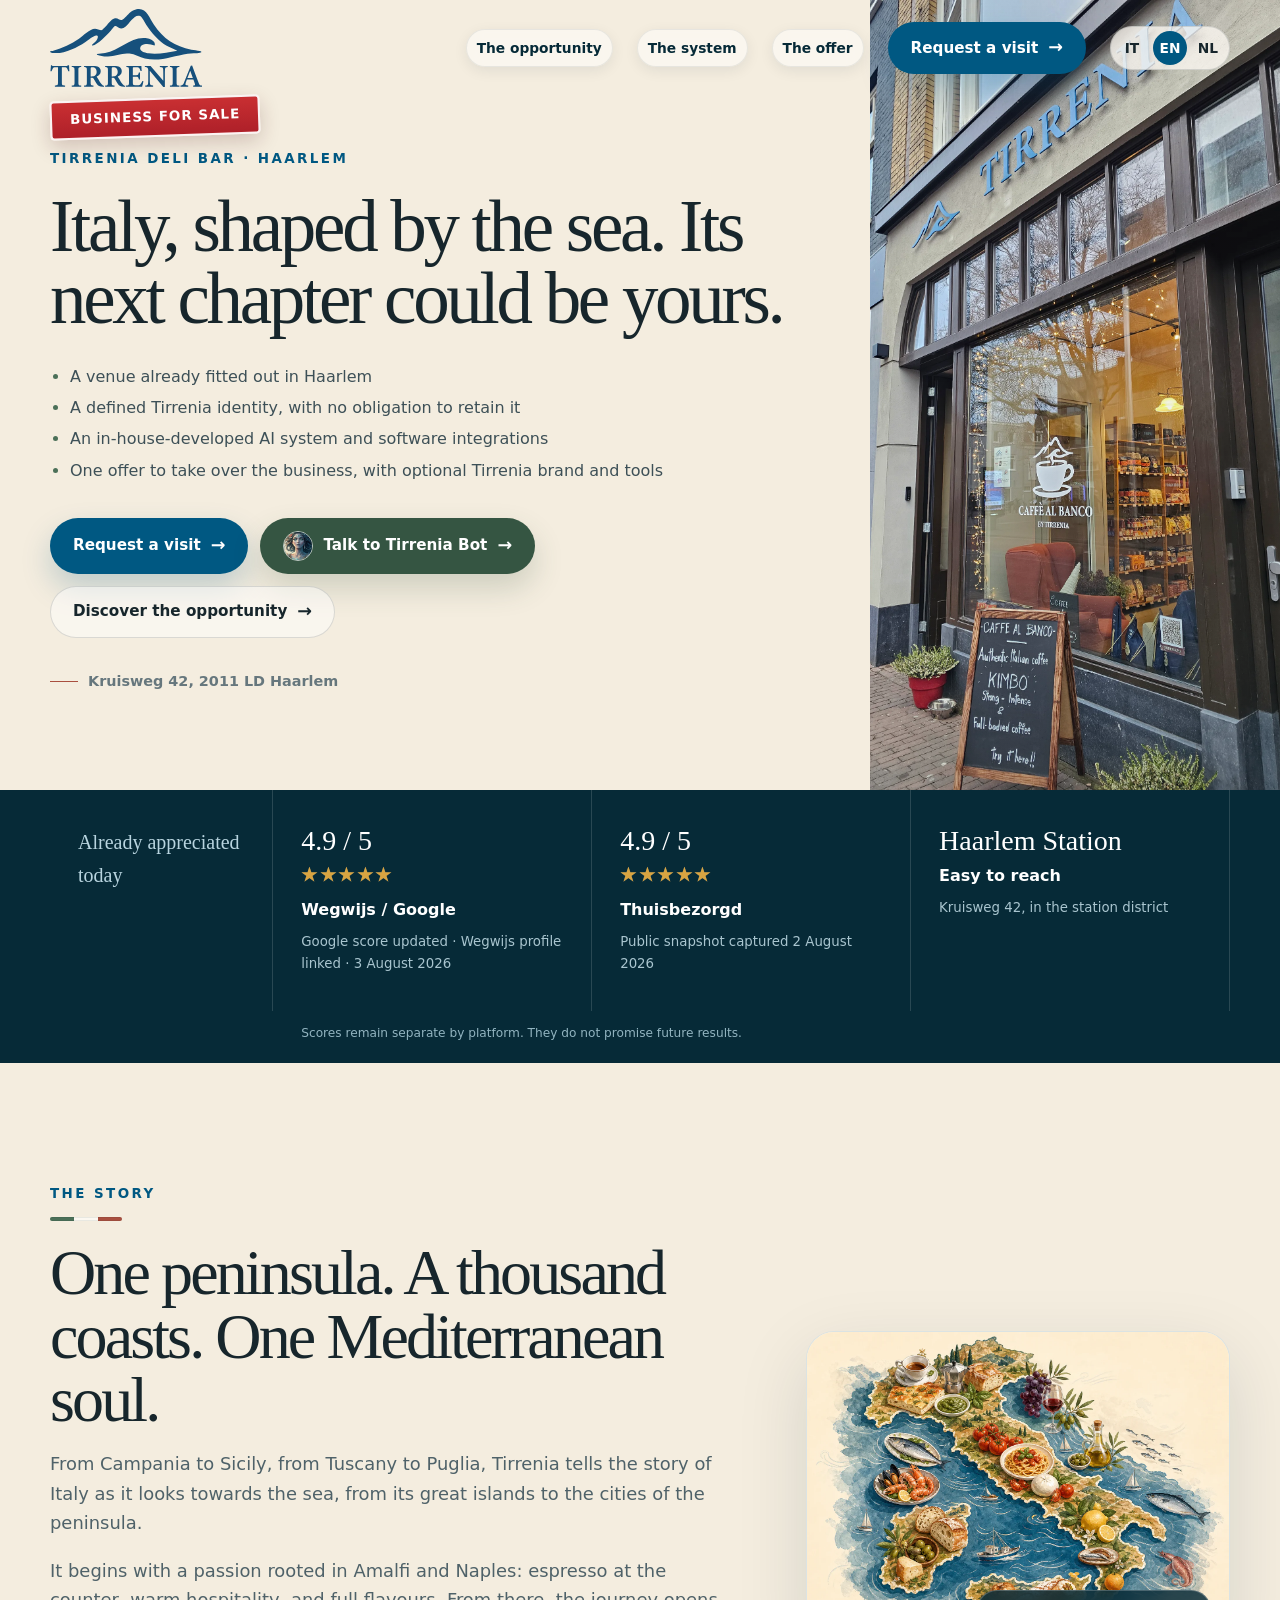
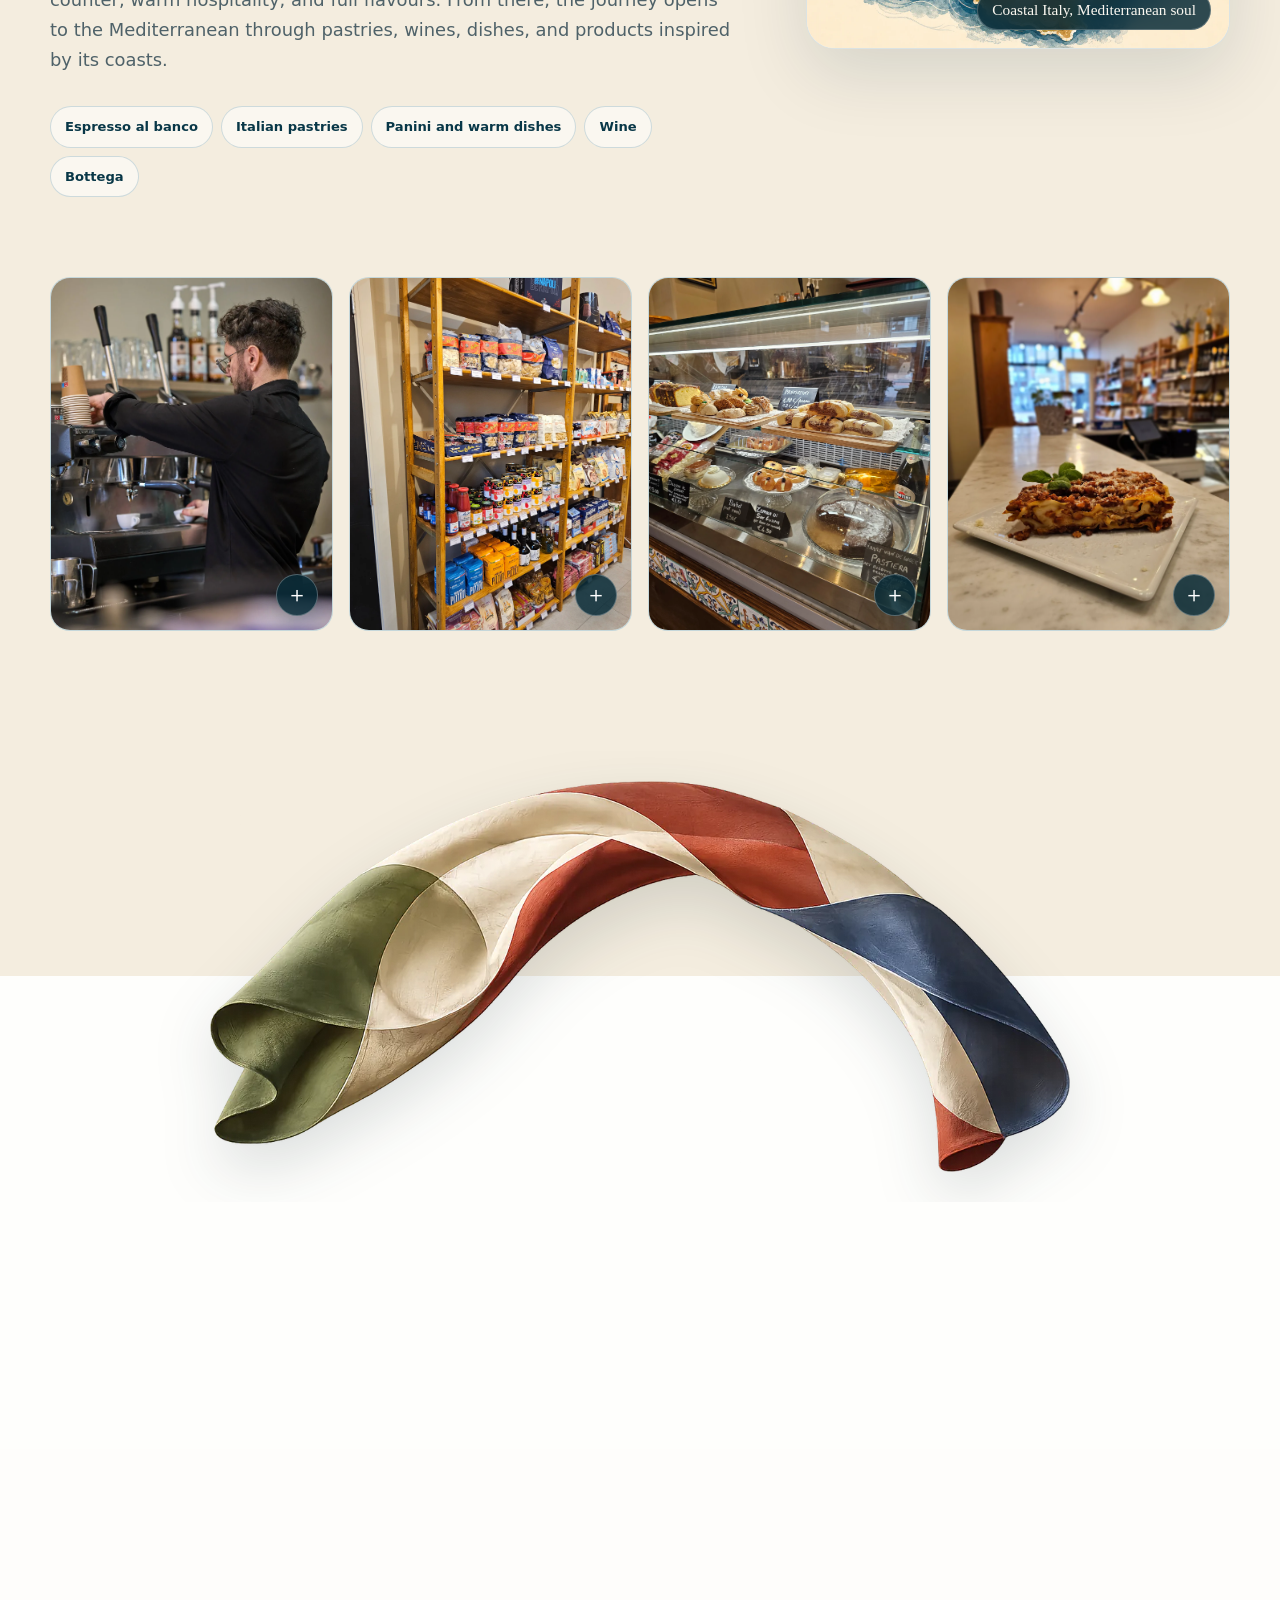
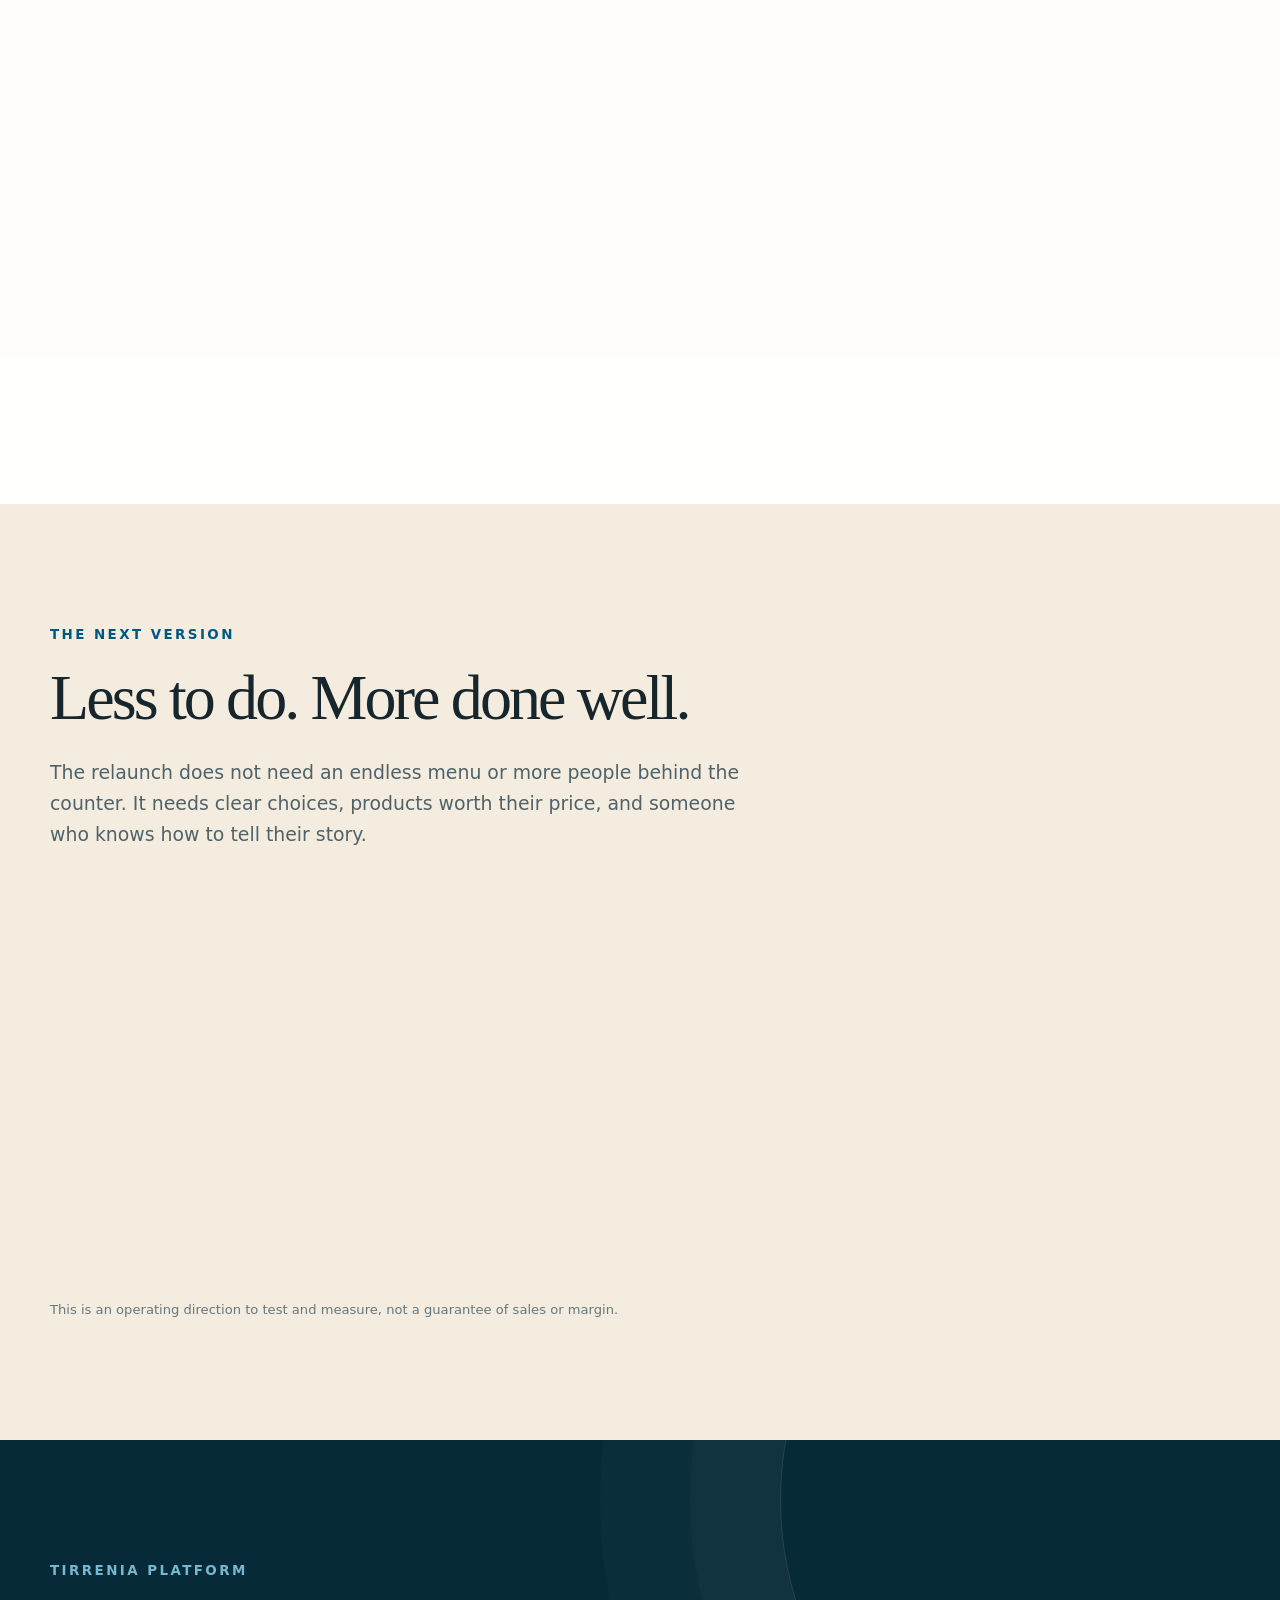
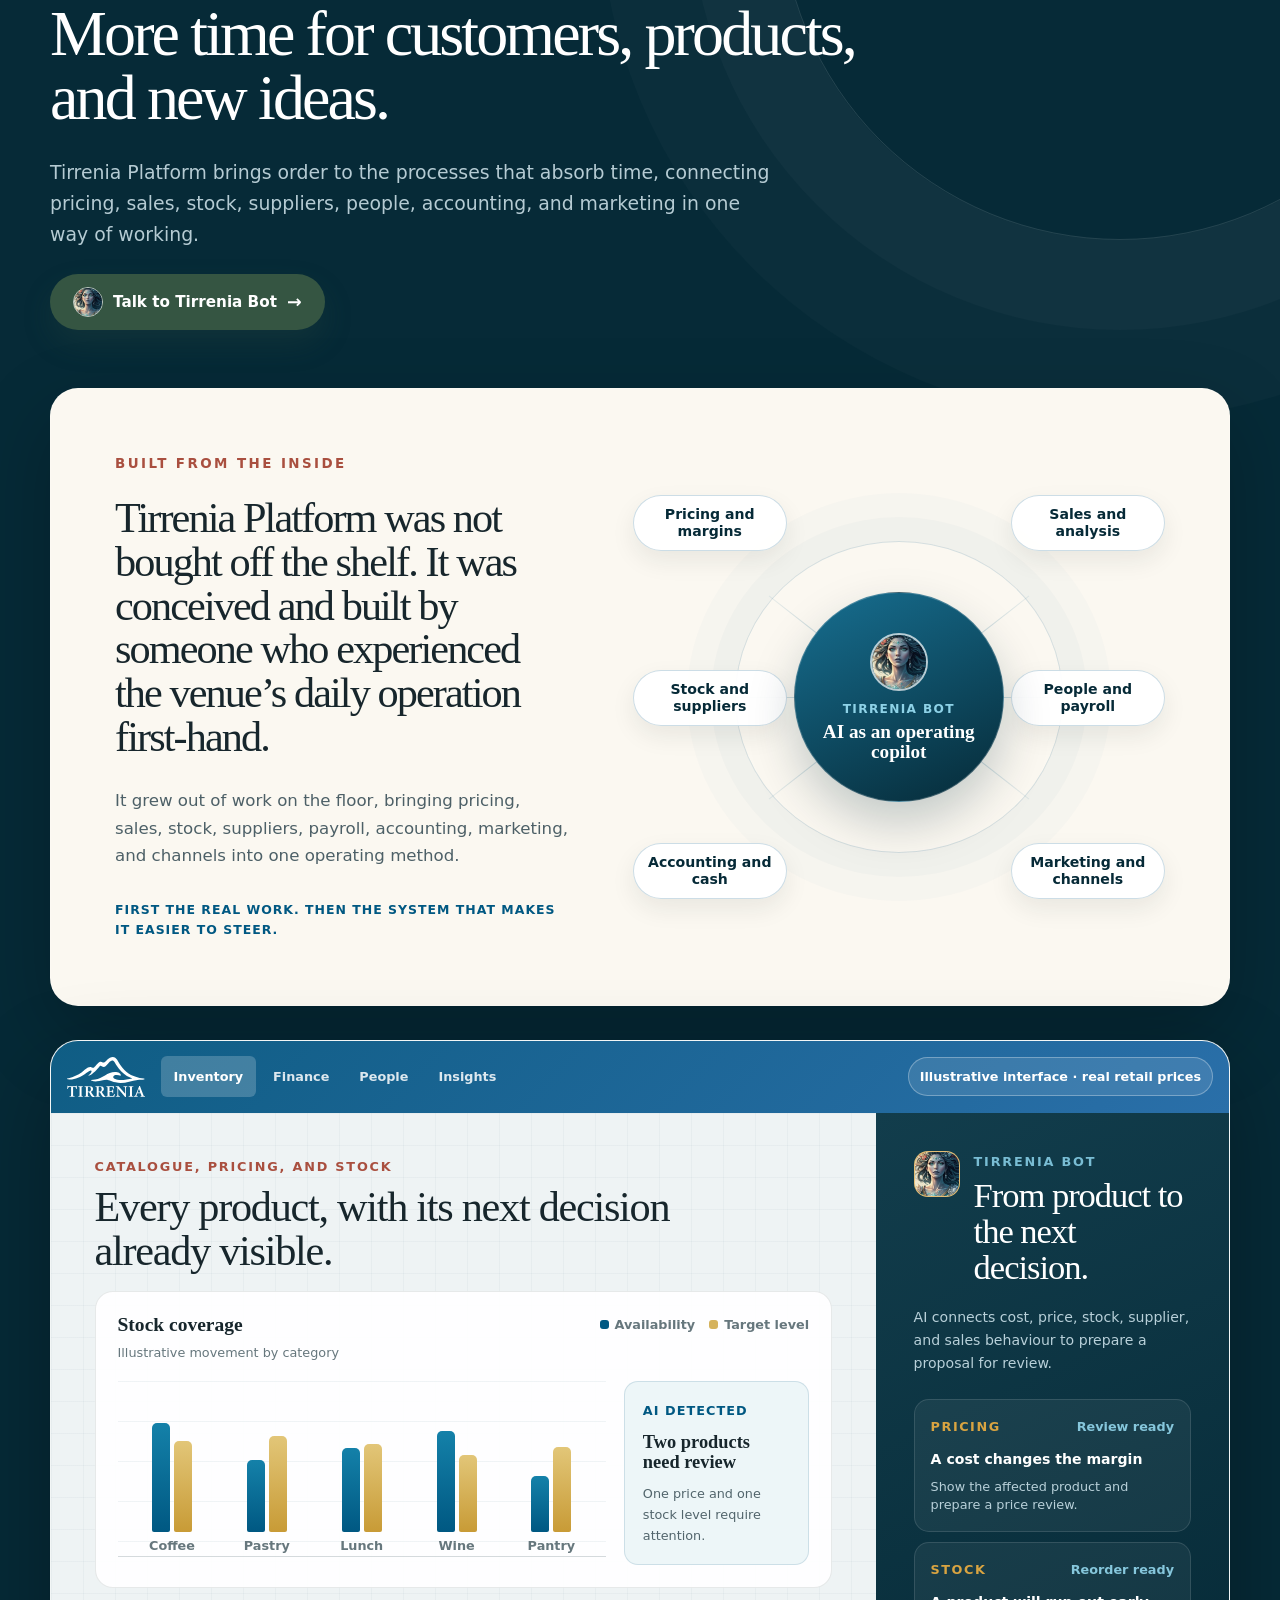
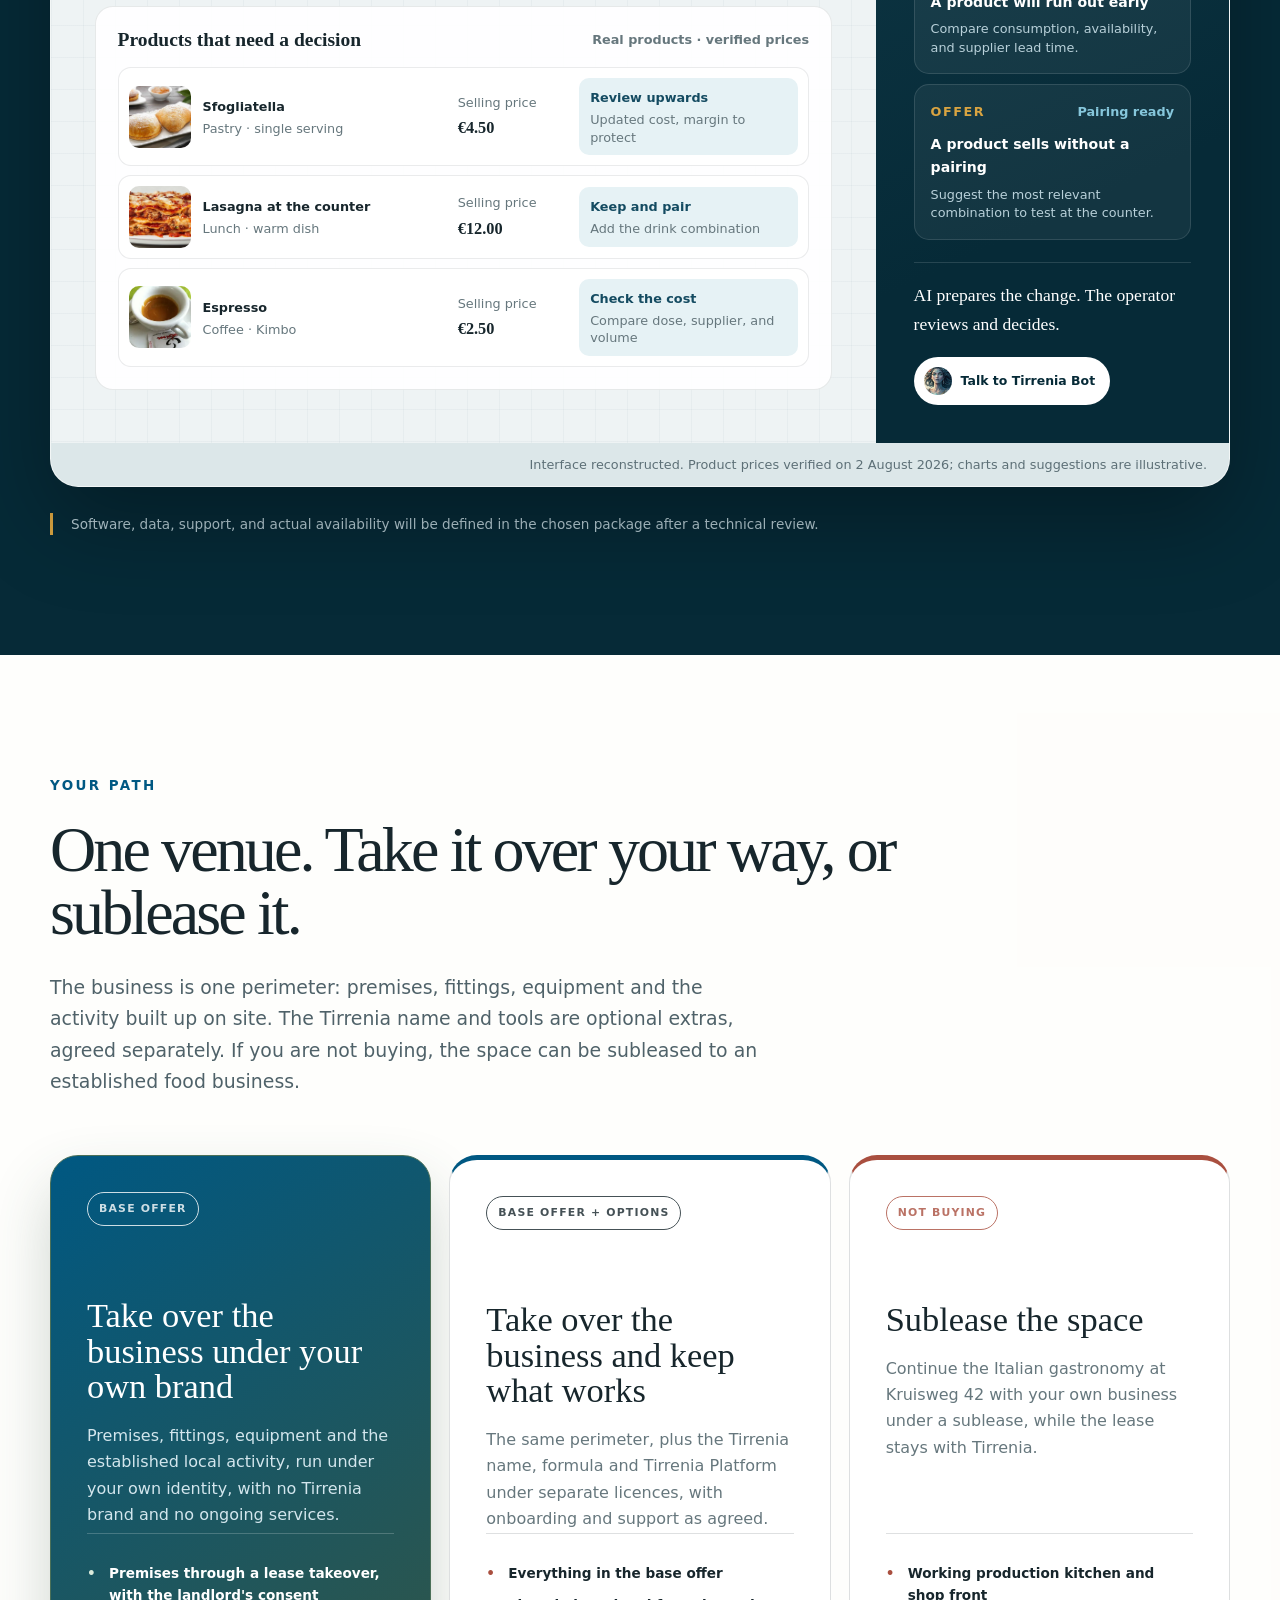
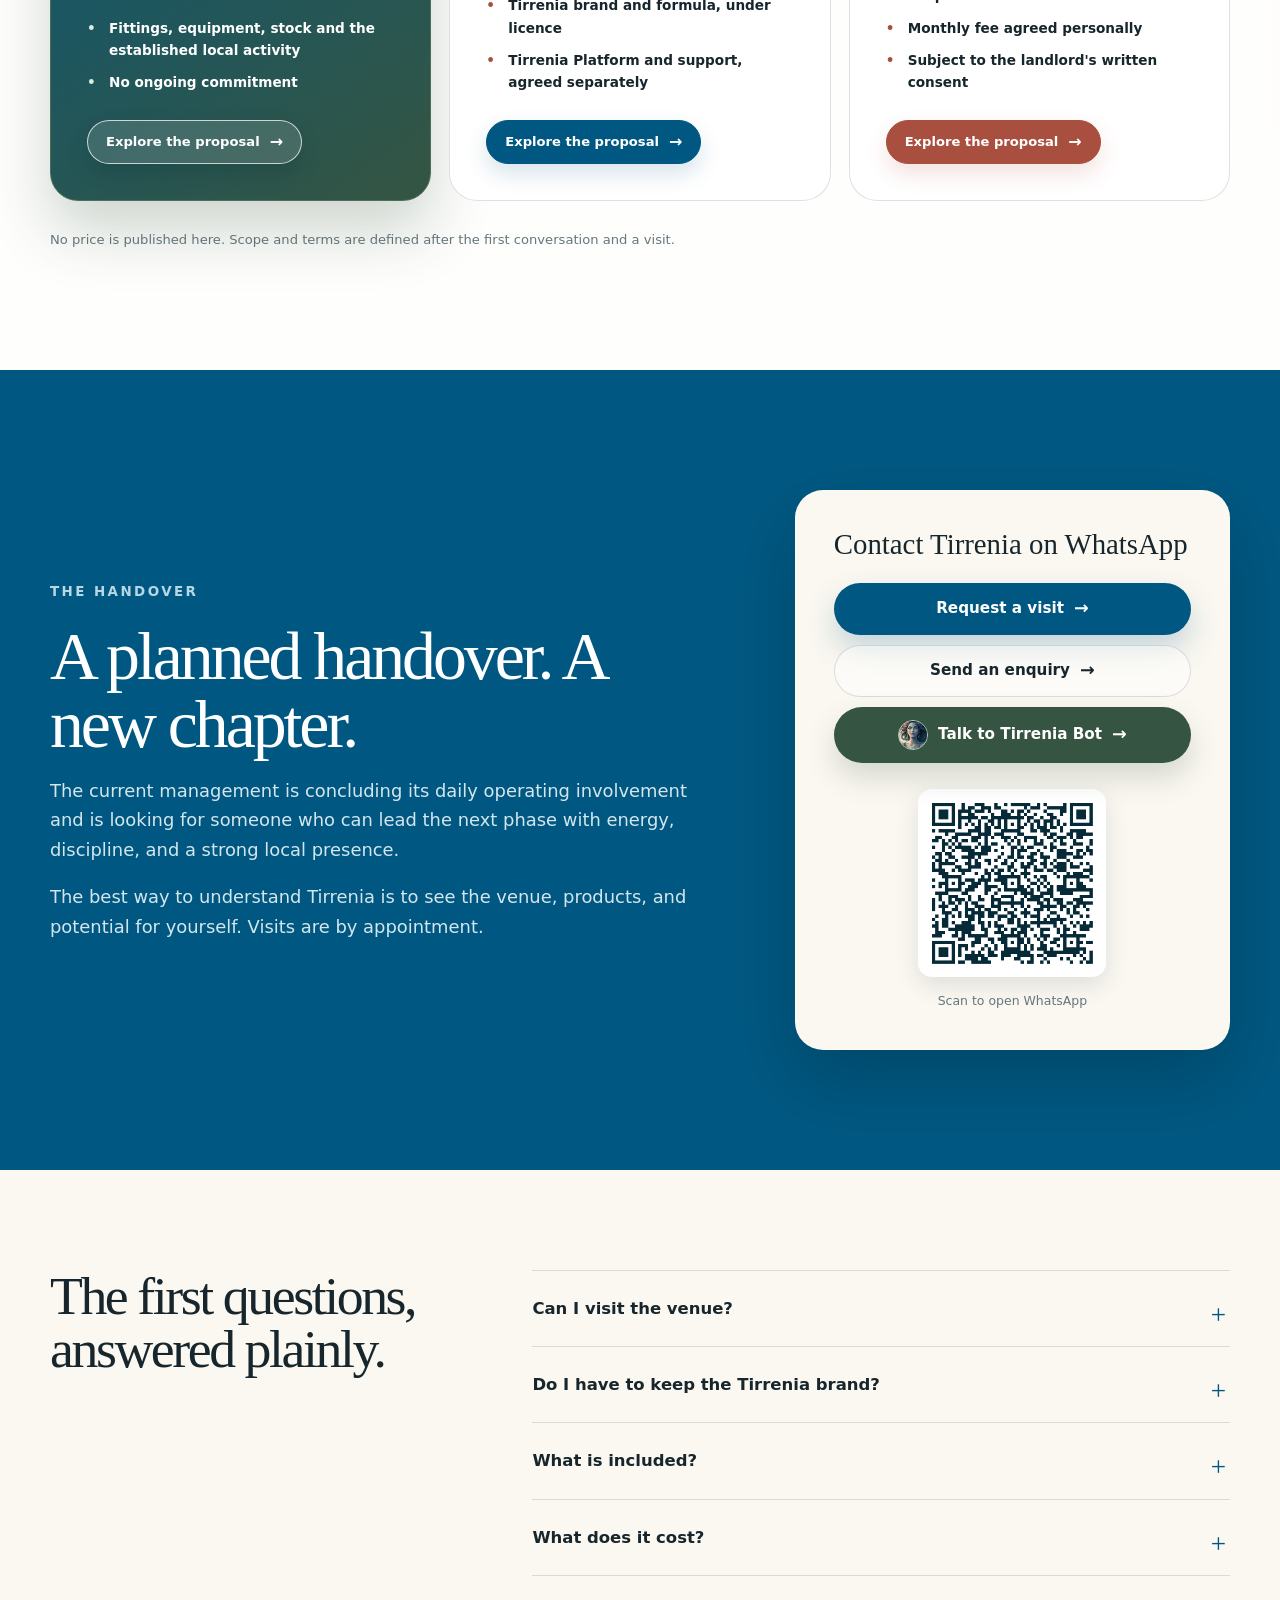
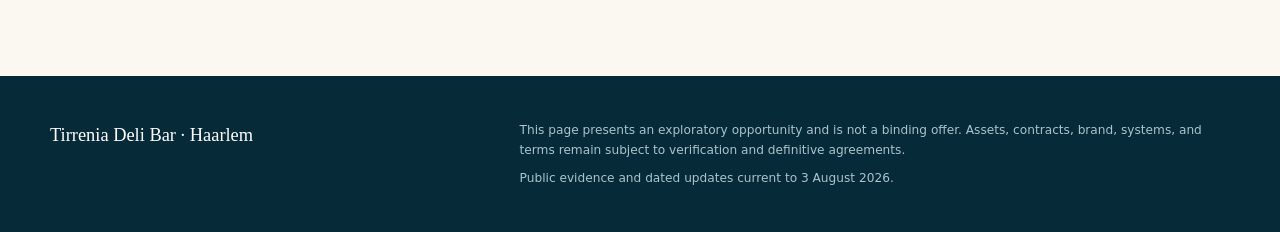
<file: index.html>
<!DOCTYPE html>
<html lang="it">
  <head>
    <meta charset="utf-8">
    <meta name="viewport" content="width=device-width, initial-scale=1">
    <meta name="robots" content="noindex, nofollow, noarchive, nosnippet">
    <meta name="referrer" content="no-referrer">
    <meta name="theme-color" content="#f4eddf">
    <title>Tirrenia Deli Bar Haarlem | The next chapter</title>
    <meta name="description" content="Choose your language to discover the Tirrenia Deli Bar Haarlem opportunity.">
    <link rel="icon" href="/assets/favicon.svg" type="image/svg+xml">
    <link rel="stylesheet" href="/assets/styles.css">
  </head>
  <body class="language-entry">
    <main class="language-entry__panel">
      <img class="language-entry__logo" src="/assets/logo-tirrenia.svg" alt="Tirrenia Deli Bar">
      <p>Tirrenia Deli Bar · Haarlem</p>
      <h1>Choose your language</h1>
      <nav aria-label="Language selection">
        <a href="/it/" lang="it">Italiano</a>
        <a href="/en/" lang="en">English</a>
        <a href="/nl/" lang="nl">Nederlands</a>
      </nav>
    </main>
    <script type="module" src="/assets/root.js"></script>
  </body>
</html>
</file>
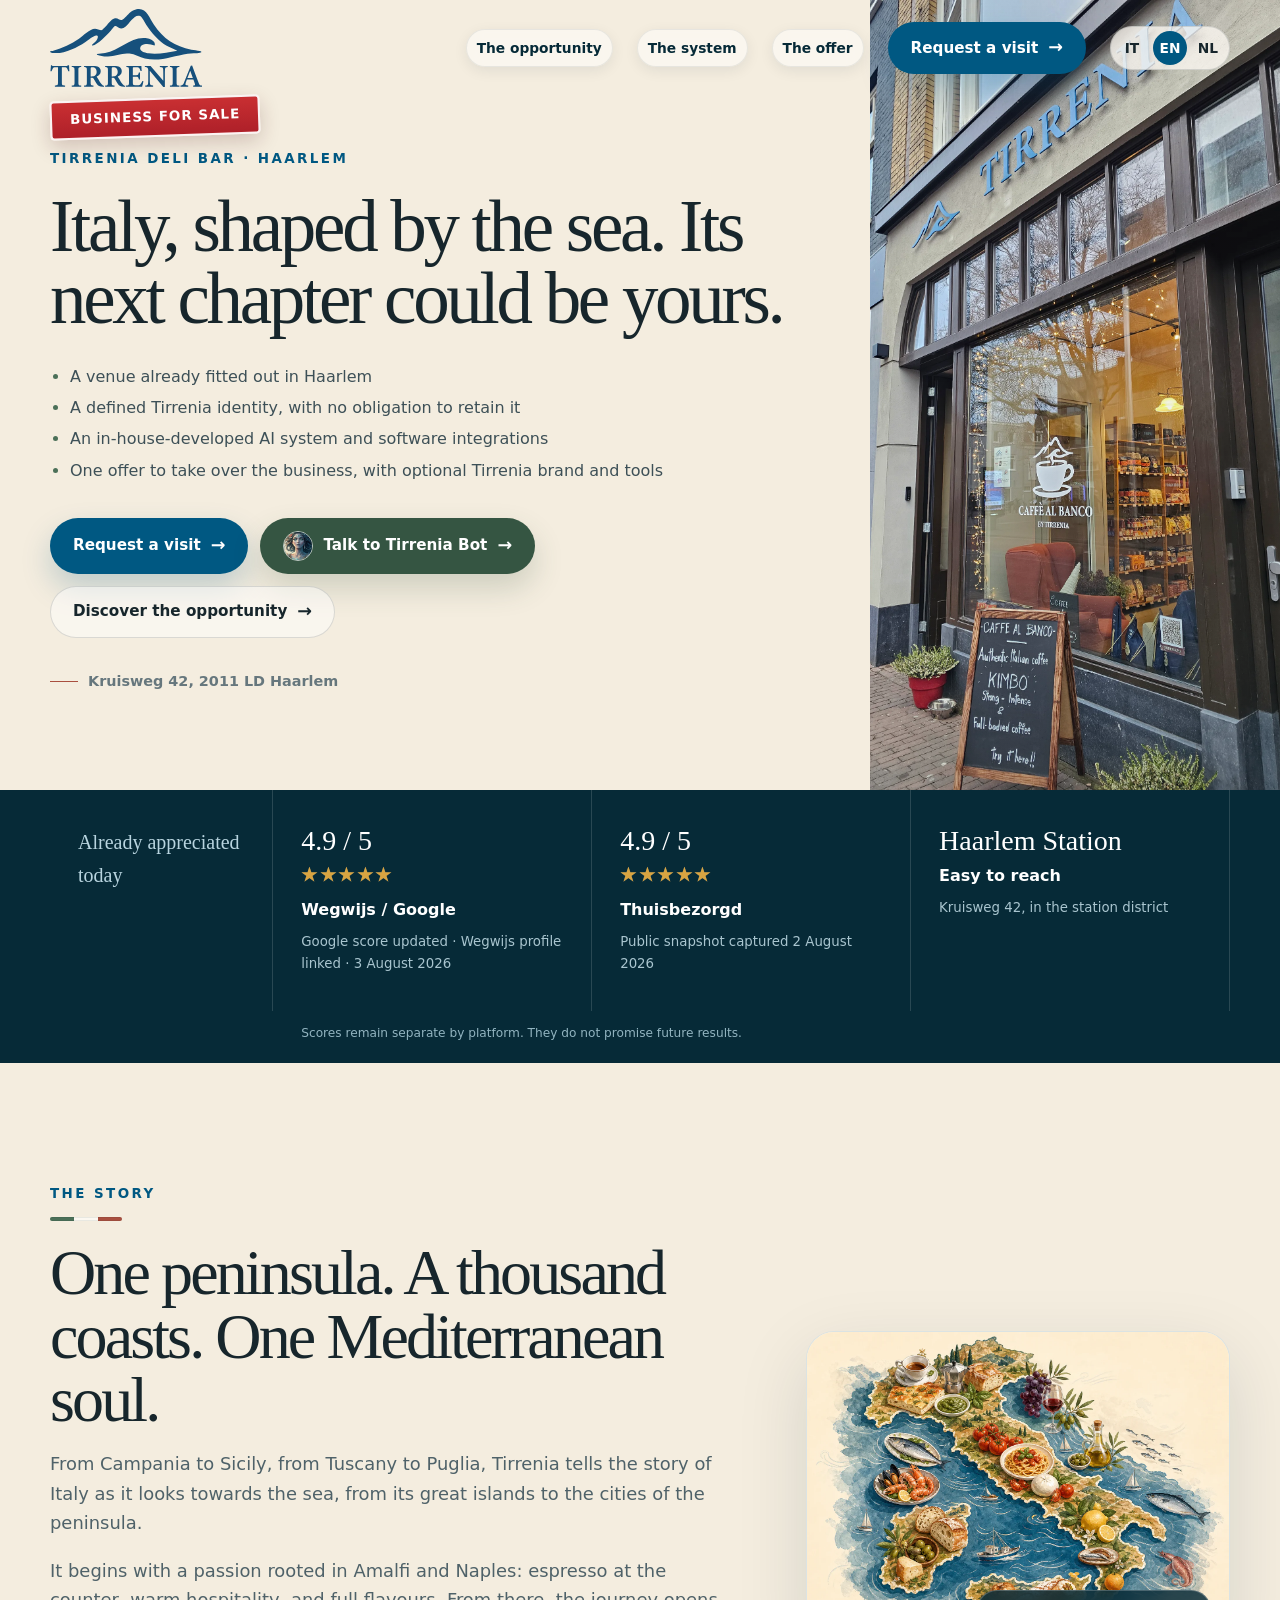
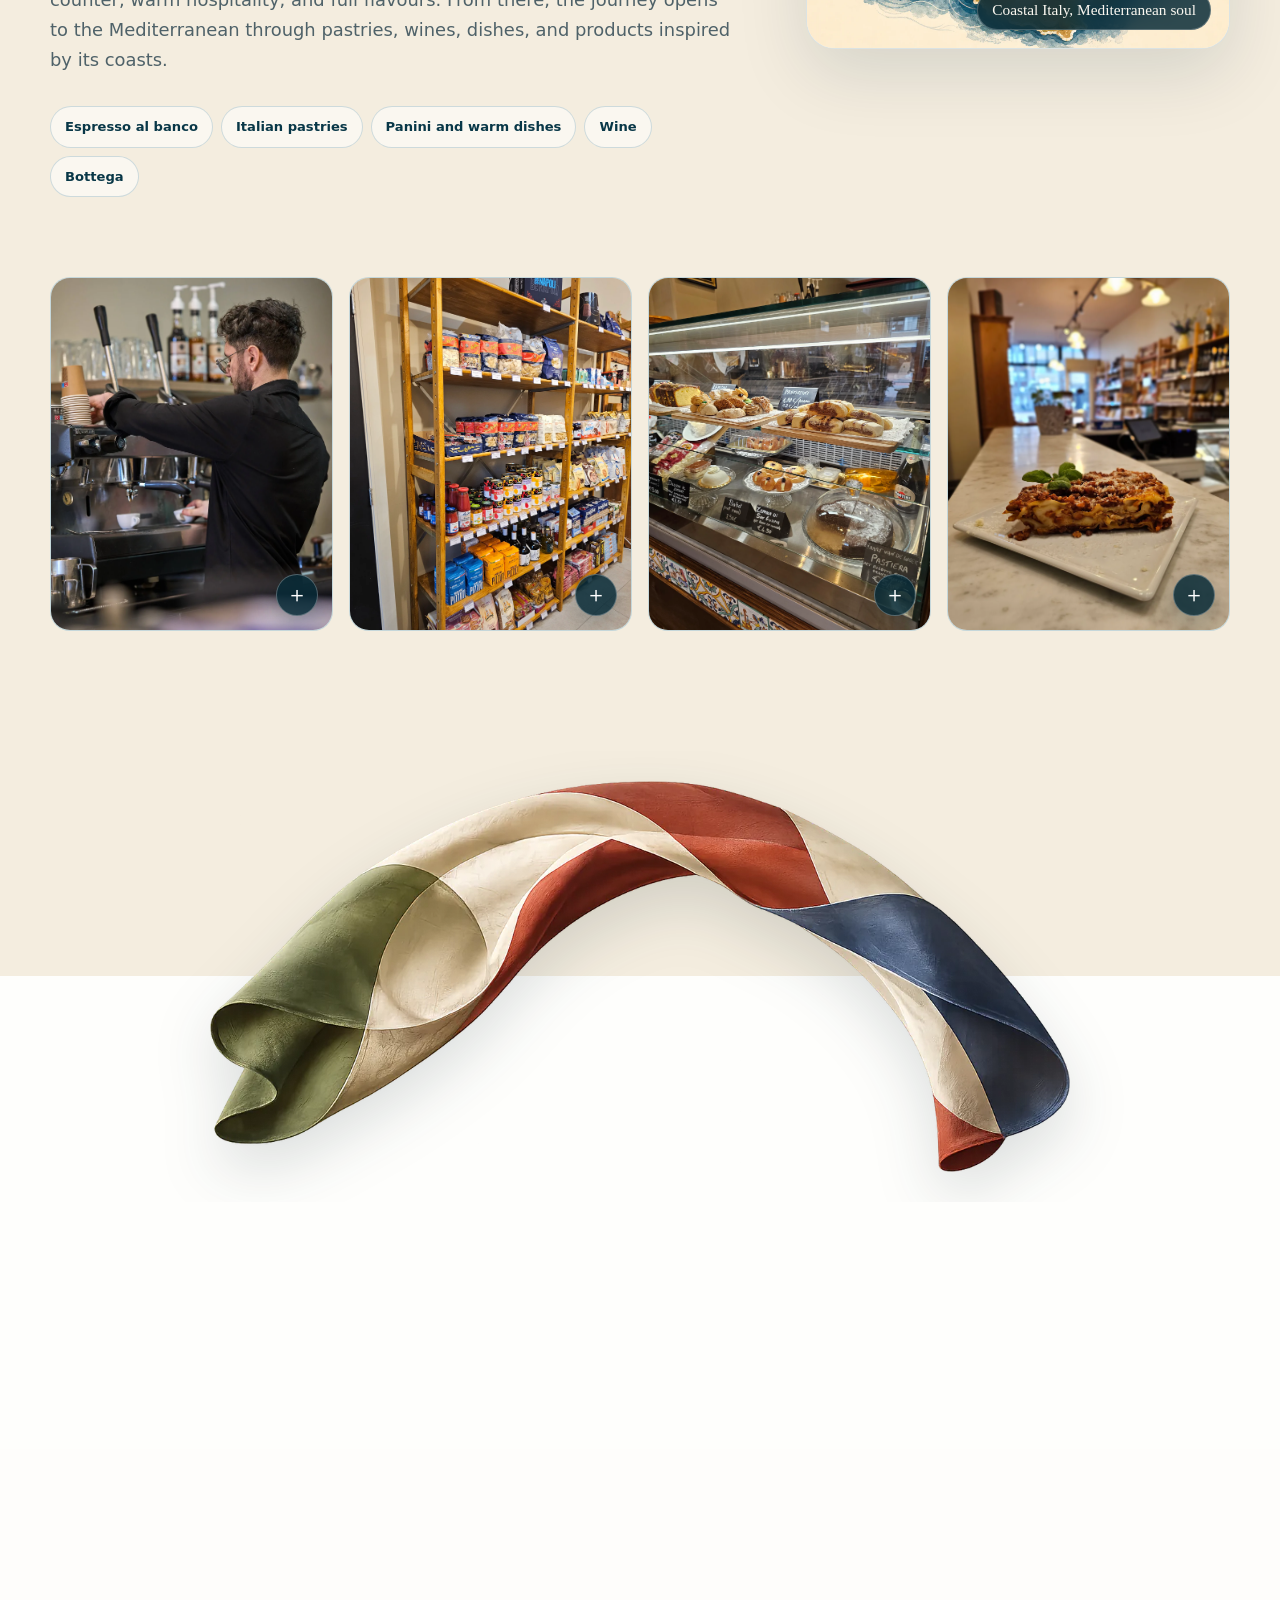
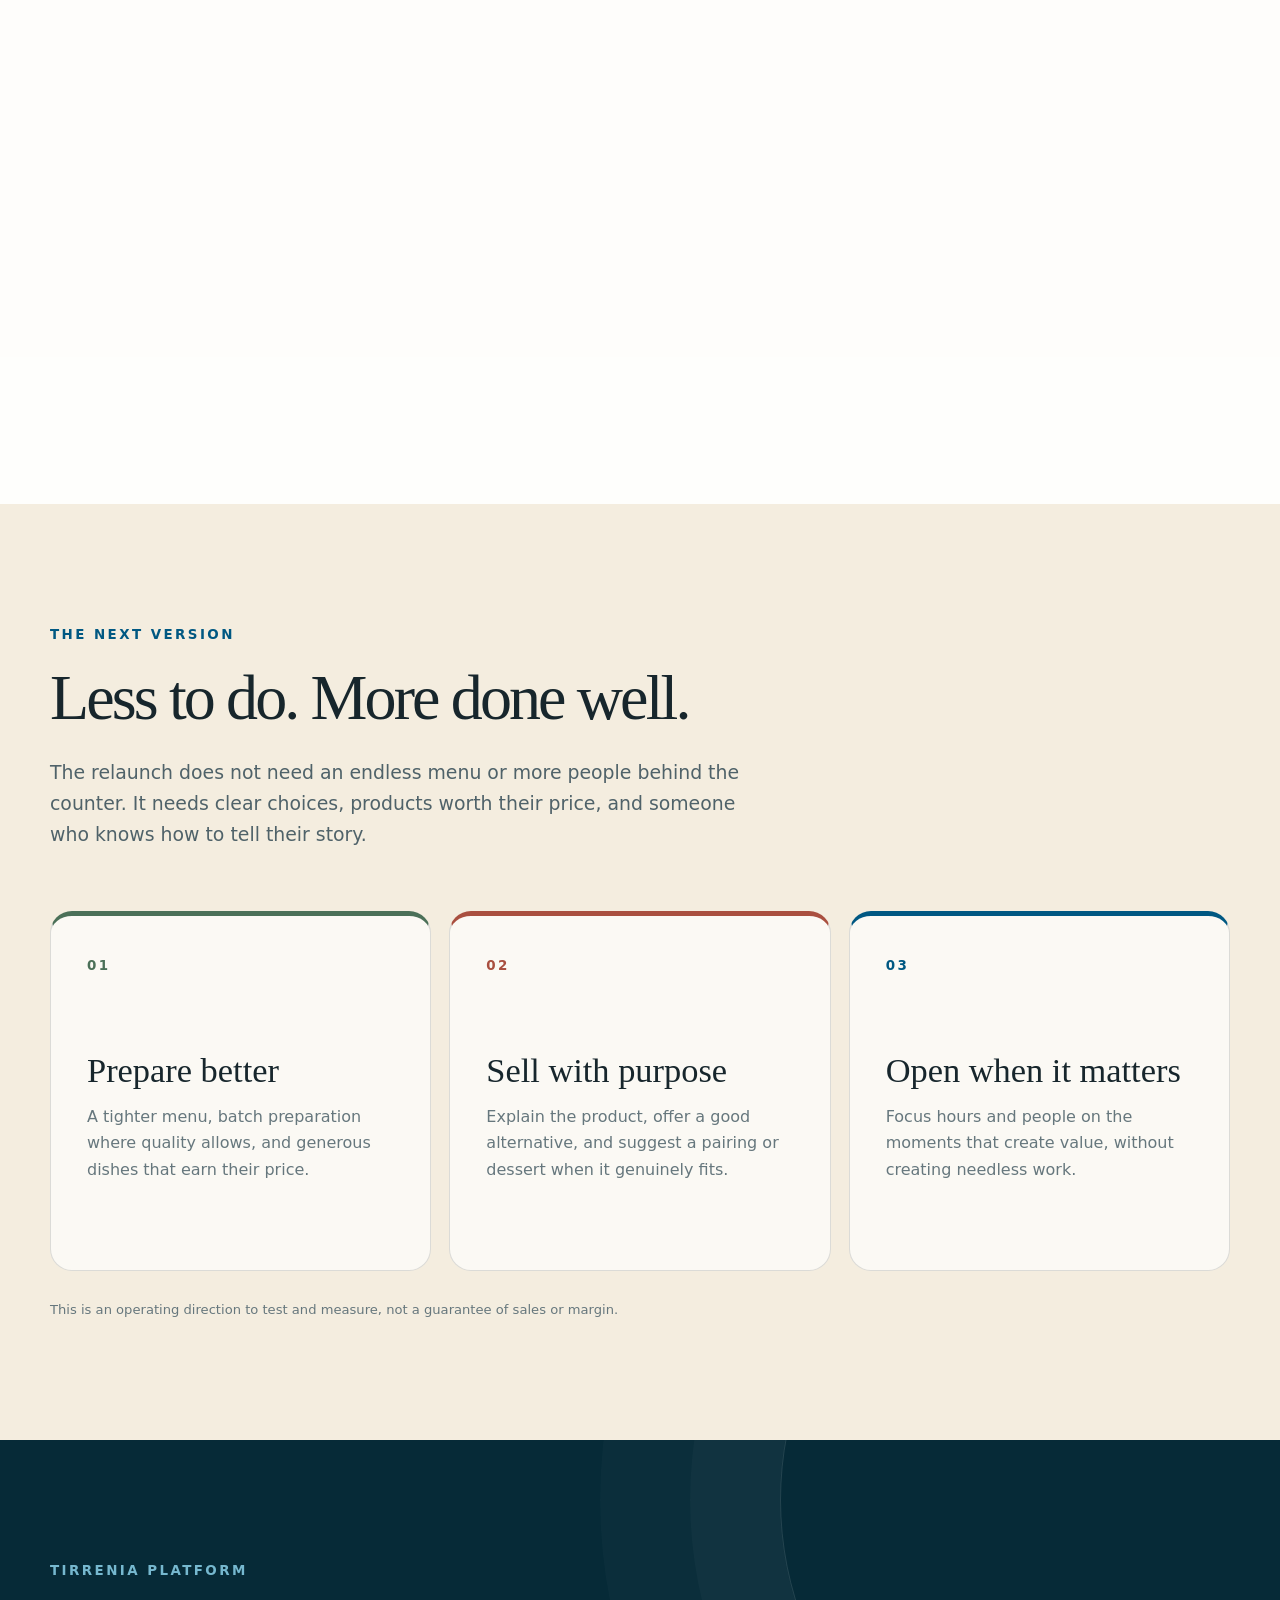
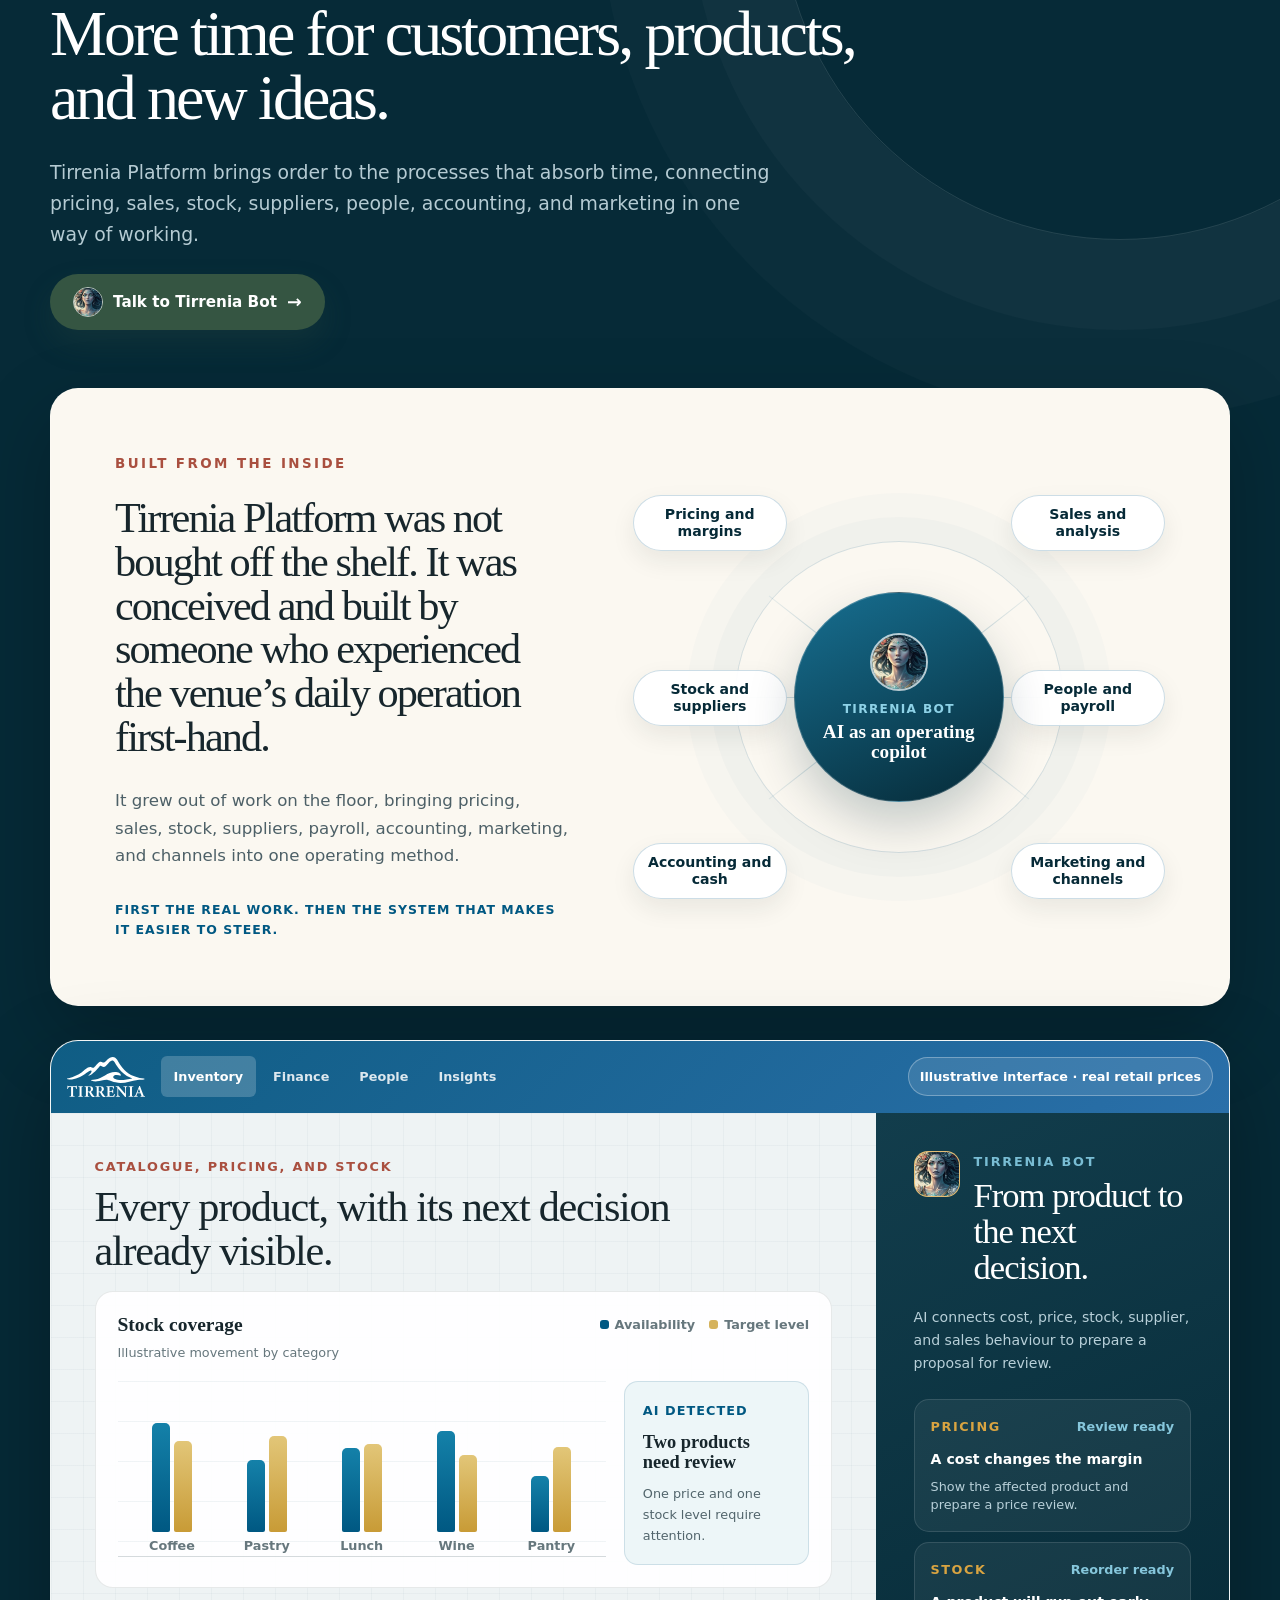
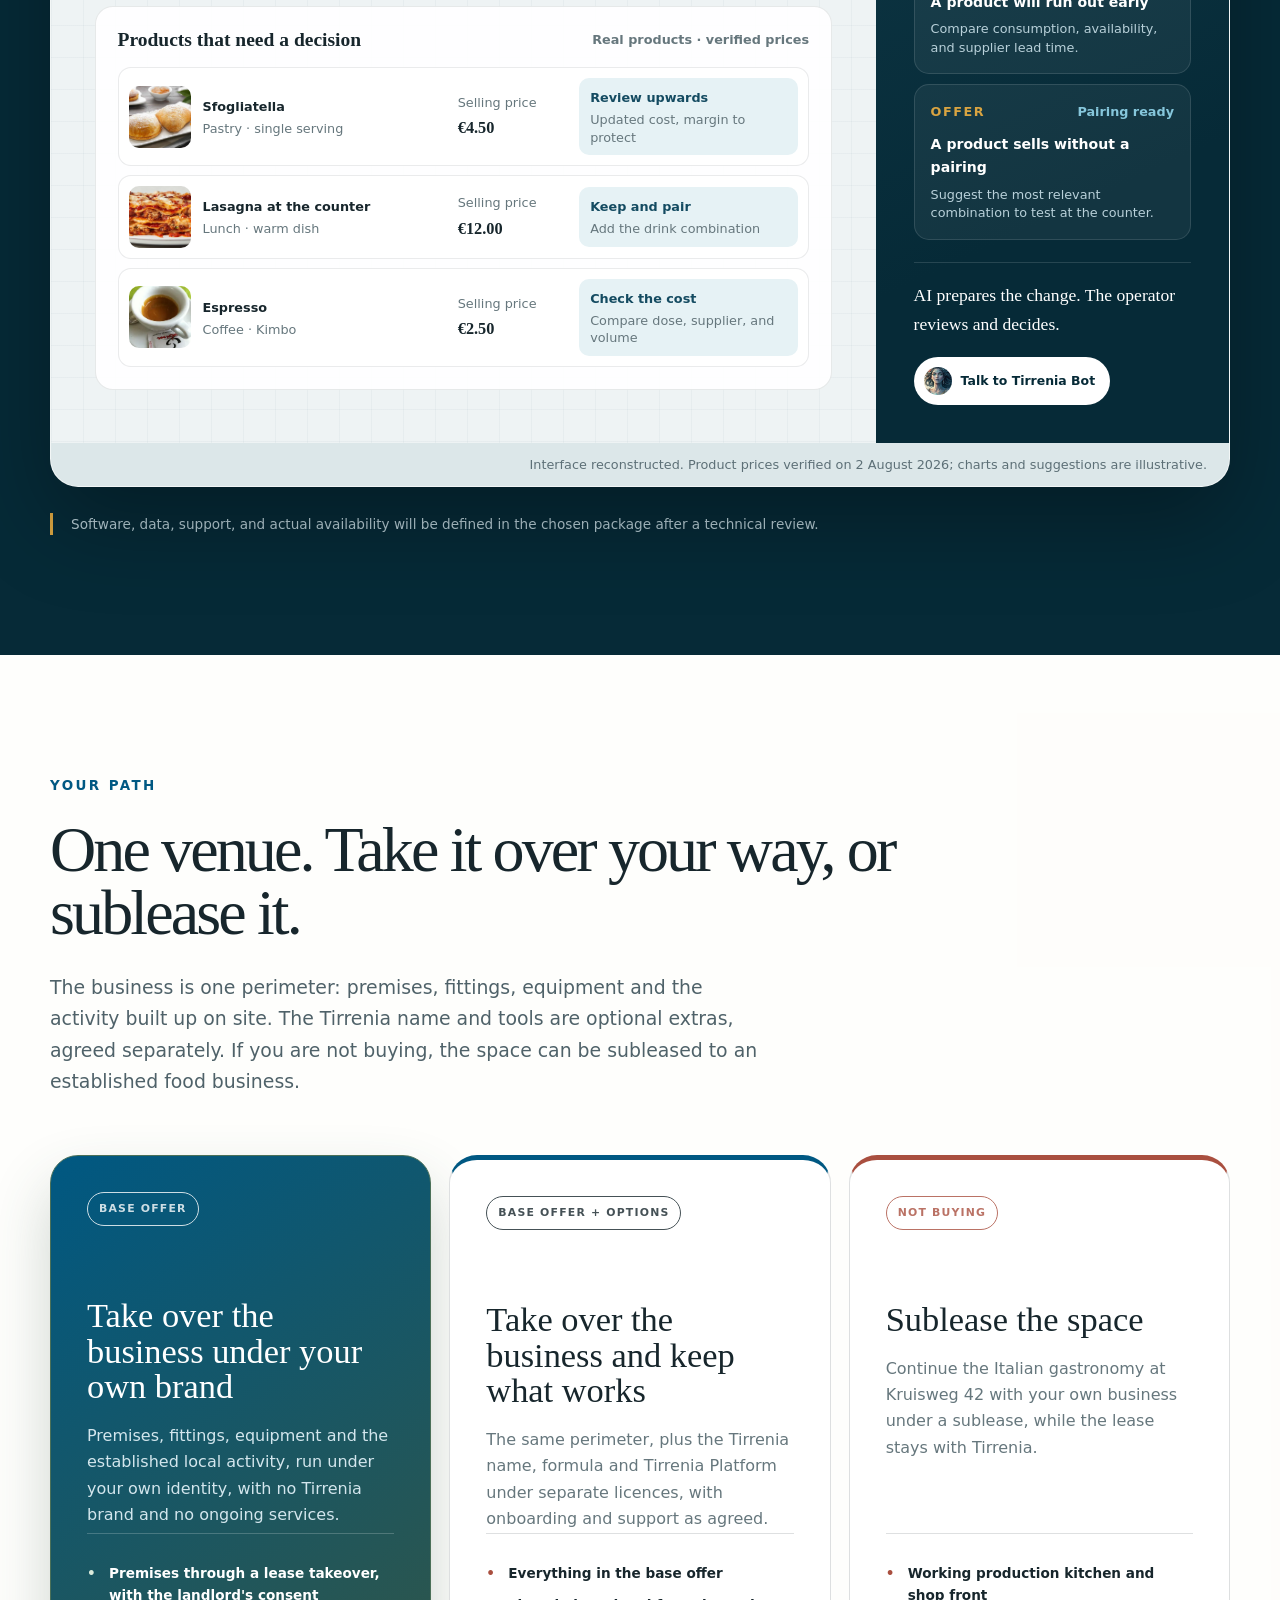
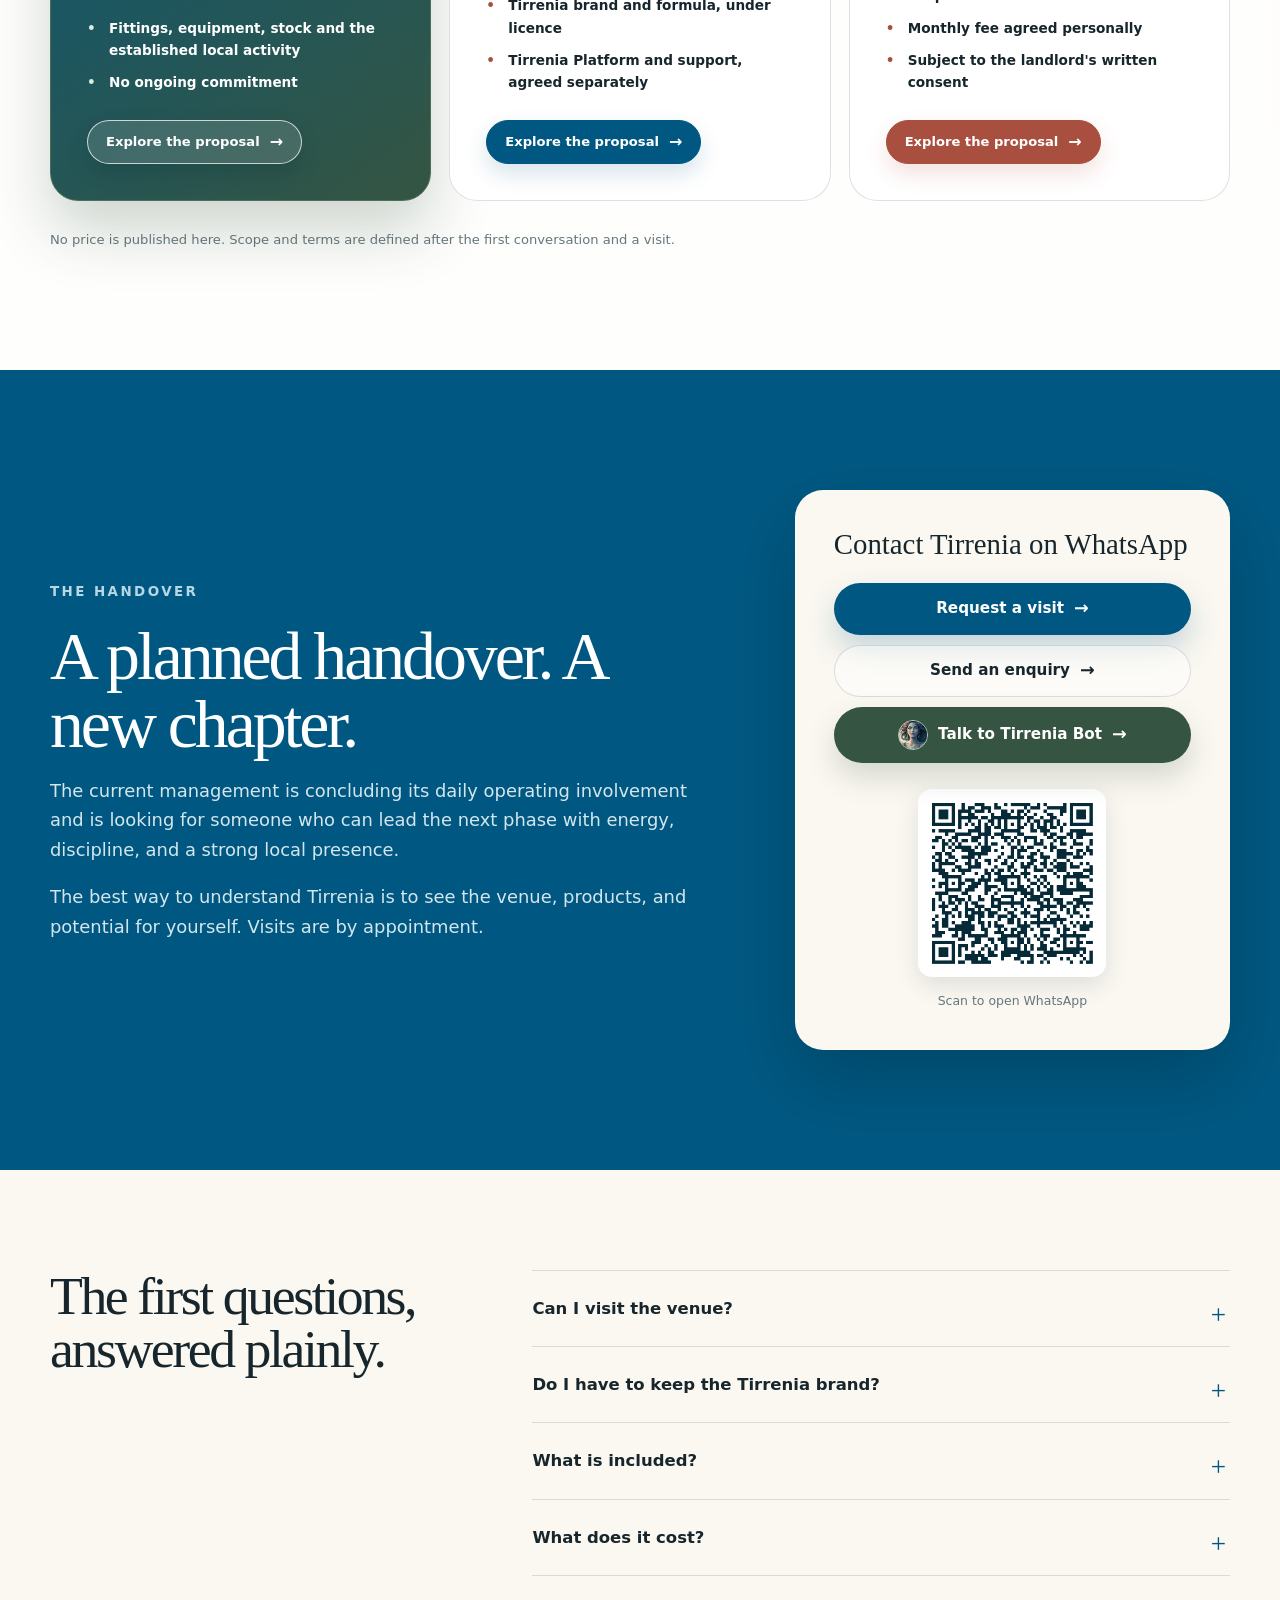
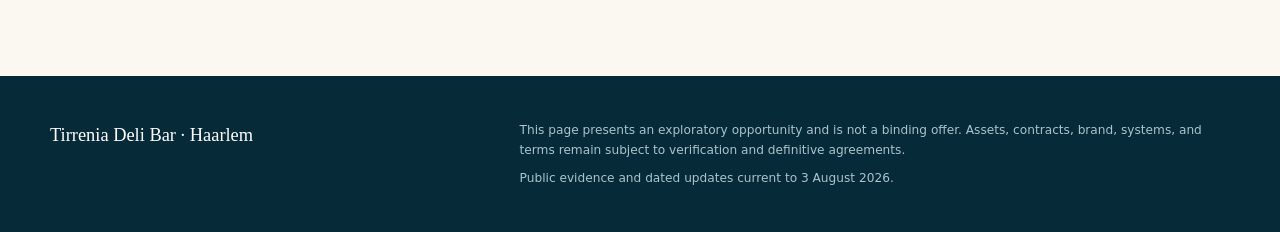
<file: en/index.html>
<!DOCTYPE html>
<html lang="en" data-preview-mode="release" data-content-revision="2026-09-17.1">
  <head>
    <meta charset="utf-8">
    <meta name="viewport" content="width=device-width, initial-scale=1">
    <meta name="robots" content="noindex, nofollow, noarchive, nosnippet">
    <meta name="referrer" content="no-referrer">
    <meta name="theme-color" content="#f4eddf">
    <title>Tirrenia Deli Bar Haarlem | The next chapter</title>
    <meta name="description" content="A real Italian venue, a distinctive concept, and a clear way to write Tirrenia’s next chapter in Haarlem: take over the business, or sublease the space.">
    <meta property="og:type" content="website">
    <meta property="og:title" content="Tirrenia Deli Bar Haarlem | The next chapter">
    <meta property="og:description" content="A real Italian venue, a distinctive concept, and a clear way to write Tirrenia’s next chapter in Haarlem: take over the business, or sublease the space.">
    <meta property="og:url" content="https://next.tirrenia.eu/en/">
    <meta property="og:locale" content="en_GB">
    <link rel="canonical" href="https://next.tirrenia.eu/en/">
    <link rel="alternate" hreflang="it" href="https://next.tirrenia.eu/it/">
    <link rel="alternate" hreflang="en" href="https://next.tirrenia.eu/en/">
    <link rel="alternate" hreflang="nl" href="https://next.tirrenia.eu/nl/">
    <link rel="alternate" hreflang="x-default" href="https://next.tirrenia.eu/it/">
    <link rel="icon" href="/assets/favicon.svg" type="image/svg+xml">
    <link rel="stylesheet" href="/assets/styles.css">

  </head>
  <body>

    <a class="skip-link" href="#main-content">Skip to content</a>
    <header class="site-header">
      <div class="site-header__inner container">
        <a class="brand-link" href="/en/" aria-label="Tirrenia Deli Bar">
          <img src="/assets/logo-tirrenia.svg" alt="Tirrenia Deli Bar" width="367" height="189">
        </a>
        <nav class="site-nav" aria-label="Tirrenia Deli Bar">
          <a href="#opportunity">The opportunity</a>
          <a href="#system">The system</a>
          <a href="#paths">The offer</a>
          <a class="button button--primary" href="https://wa.me/31644164894?text=Hello%2C%20I%20saw%20Tirrenia%20Next.%20I%20would%20like%20to%20learn%20more%20and%20arrange%20a%20visit." target="_blank" rel="noopener noreferrer">Request a visit</a>
          <span class="language-switch" role="group" aria-label="Change language">
            <a href="/it/" lang="it" hreflang="it">IT</a><a href="/en/" lang="en" hreflang="en" aria-current="page">EN</a><a href="/nl/" lang="nl" hreflang="nl">NL</a>
          </span>
        </nav>
      </div>
    </header>
    <main id="main-content">

    <section id="opportunity" class="hero">
      <p class="hero-ribbon"><span>BUSINESS FOR SALE</span></p>
      <div class="hero__content">
        <div class="hero__copy" data-reveal>
          <p class="eyebrow">Tirrenia Deli Bar · Haarlem</p>
          <h1>Italy, shaped by the sea. Its next chapter could be yours.</h1>
          <ul class="hero__points">
            <li>A venue already fitted out in Haarlem</li><li>A defined Tirrenia identity, with no obligation to retain it</li><li>An in-house-developed AI system and software integrations</li><li>One offer to take over the business, with optional Tirrenia brand and tools</li>
          </ul>
          <div class="hero__actions">
            <a class="button button--primary" href="https://wa.me/31644164894?text=Hello%2C%20I%20saw%20Tirrenia%20Next.%20I%20would%20like%20to%20learn%20more%20and%20arrange%20a%20visit." target="_blank" rel="noopener noreferrer">Request a visit</a>
            <button type="button" class="button button--bot" data-chat-open aria-haspopup="dialog" aria-controls="tirrenia-bot-dialog">
    <img src="/assets/tirrenia-bot-avatar.webp" alt="" width="32" height="32">
    <span>Talk to Tirrenia Bot</span>
  </button>
            <a class="button button--ghost" href="#paths">Discover the opportunity</a>
          </div>
          <p class="hero__address">Kruisweg 42, 2011 LD Haarlem</p>
        </div>
      </div>
      <div class="hero__image">
        <img src="/assets/storefront.webp" alt="The real Tirrenia Caffè al Banco storefront in Haarlem" width="1350" height="1800" fetchpriority="high">
      </div>
    </section>

    <section class="proof" aria-label="Already appreciated today">
      <div class="proof__inner container">
        <div class="proof__label">Already appreciated today</div>

        <a class="proof-card" href="https://wegwijshaarlem.nl/cafes/tirrenia-caff-al-banco" target="_blank" rel="noopener noreferrer">
          <strong>4.9 / 5</strong>
          <div class="rating-stars" role="img" aria-label="Rating 4.9 out of 5" style="--rating-fill: 98%">
            <span class="rating-stars__base" aria-hidden="true">★★★★★</span>
            <span class="rating-stars__fill" aria-hidden="true">★★★★★</span>
          </div>
          <span>Wegwijs / Google</span>
          <small>Google score updated · Wegwijs profile linked · 3 August 2026</small>
        </a>
        <a class="proof-card" href="https://www.thuisbezorgd.nl/en/delivery/food/haarlem-oude-stad-2026" target="_blank" rel="noopener noreferrer">
          <strong>4.9 / 5</strong>
          <div class="rating-stars" role="img" aria-label="Rating 4.9 out of 5" style="--rating-fill: 98%">
            <span class="rating-stars__base" aria-hidden="true">★★★★★</span>
            <span class="rating-stars__fill" aria-hidden="true">★★★★★</span>
          </div>
          <span>Thuisbezorgd</span>
          <small>Public snapshot captured 2 August 2026</small>
        </a>
        <a class="proof-card" href="https://www.google.com/maps/search/?api=1&amp;query=Kruisweg+42%2C+2011+LD+Haarlem" target="_blank" rel="noopener noreferrer">
          <strong>Haarlem Station</strong>

          <span>Easy to reach</span>
          <small>Kruisweg 42, in the station district</small>
        </a>
        <p class="proof__disclaimer">Scores remain separate by platform. They do not promise future results.</p>
      </div>
    </section>

    <section id="story" class="section section--cream">
      <div class="container">
        <div class="identity__top">
          <div class="identity__copy" data-reveal>
            <p class="eyebrow">The story</p>
            <h2 class="section-title">One peninsula. A thousand coasts. One Mediterranean soul.</h2>
            <p>From Campania to Sicily, from Tuscany to Puglia, Tirrenia tells the story of Italy as it looks towards the sea, from its great islands to the cities of the peninsula.</p><p>It begins with a passion rooted in Amalfi and Naples: espresso at the counter, warm hospitality, and full flavours. From there, the journey opens to the Mediterranean through pastries, wines, dishes, and products inspired by its coasts.</p>
            <ul class="tag-list"><li>Espresso al banco</li><li>Italian pastries</li><li>Panini and warm dishes</li><li>Wine</li><li>Bottega</li></ul>
          </div>
          <figure class="italy-art" data-reveal>
            <img src="/assets/italy-coastal-products.webp" alt="Illustration of the Italian peninsula and islands with regional products arranged along the coasts" loading="lazy" width="1448" height="1086">
            <figcaption class="italy-art__label">Coastal Italy, Mediterranean soul</figcaption>
          </figure>
        </div>
        <section class="story-carousel" data-carousel aria-label="Real Tirrenia imagery" data-reveal>
          <div class="story-carousel__viewport" data-carousel-viewport tabindex="0">
            <div class="story-carousel__track" style="--slide-count: 4">
        <figure class="story-carousel__slide" data-carousel-slide role="group" aria-roledescription="slide" aria-label="1 / 4">
          <button class="story-carousel__open" type="button" data-carousel-open data-carousel-index="0" aria-label="Enlarge photo: Espresso being prepared at Tirrenia’s coffee machine">
            <img src="/assets/barista.webp" alt="Espresso being prepared at Tirrenia’s coffee machine" loading="lazy" width="1050" height="1400">
            <span class="story-carousel__zoom" aria-hidden="true">＋</span>
          </button>
        </figure>
        <figure class="story-carousel__slide" data-carousel-slide role="group" aria-roledescription="slide" aria-label="2 / 4">
          <button class="story-carousel__open" type="button" data-carousel-open data-carousel-index="1" aria-label="Enlarge photo: The real Tirrenia shop shelves filled with Italian products">
            <img src="/assets/shelves.webp" alt="The real Tirrenia shop shelves filled with Italian products" loading="lazy" width="1050" height="1400">
            <span class="story-carousel__zoom" aria-hidden="true">＋</span>
          </button>
        </figure>
        <figure class="story-carousel__slide" data-carousel-slide role="group" aria-roledescription="slide" aria-label="3 / 4">
          <button class="story-carousel__open" type="button" data-carousel-open data-carousel-index="2" aria-label="Enlarge photo: The real Italian pastry counter at Tirrenia">
            <img src="/assets/pastries.webp" alt="The real Italian pastry counter at Tirrenia" loading="lazy" width="1050" height="1400">
            <span class="story-carousel__zoom" aria-hidden="true">＋</span>
          </button>
        </figure>
        <figure class="story-carousel__slide" data-carousel-slide role="group" aria-roledescription="slide" aria-label="4 / 4">
          <button class="story-carousel__open" type="button" data-carousel-open data-carousel-index="3" aria-label="Enlarge photo: A real portion of lasagna served at Tirrenia">
            <img src="/assets/lasagna.webp" alt="A real portion of lasagna served at Tirrenia" loading="lazy" width="1050" height="1400">
            <span class="story-carousel__zoom" aria-hidden="true">＋</span>
          </button>
        </figure></div>
          </div>
          <div class="story-carousel__controls" data-carousel-controls hidden>
            <button class="story-carousel__arrow" type="button" data-carousel-previous aria-label="Previous photo">
              <span aria-hidden="true">←</span>
            </button>
            <div class="story-carousel__dots">
        <button class="story-carousel__dot" type="button" data-carousel-dot data-carousel-index="0" aria-label="Espresso being prepared at Tirrenia’s coffee machine" aria-current="true"></button>
        <button class="story-carousel__dot" type="button" data-carousel-dot data-carousel-index="1" aria-label="The real Tirrenia shop shelves filled with Italian products"></button>
        <button class="story-carousel__dot" type="button" data-carousel-dot data-carousel-index="2" aria-label="The real Italian pastry counter at Tirrenia"></button>
        <button class="story-carousel__dot" type="button" data-carousel-dot data-carousel-index="3" aria-label="A real portion of lasagna served at Tirrenia"></button></div>
            <button class="story-carousel__arrow" type="button" data-carousel-next aria-label="Next photo">
              <span aria-hidden="true">→</span>
            </button>
          </div>
          <p class="visually-hidden" data-carousel-status aria-live="polite">1 / 4</p>
          <dialog class="photo-lightbox" data-photo-dialog aria-labelledby="photo-lightbox-title">
            <div class="photo-lightbox__panel">
              <h2 class="visually-hidden" id="photo-lightbox-title">Real Tirrenia imagery</h2>
              <button class="photo-lightbox__close" type="button" data-photo-close aria-label="Close photo">
                <span aria-hidden="true">×</span>
              </button>
              <figure class="photo-lightbox__figure">
                <img data-photo-image src="/assets/barista.webp" alt="Espresso being prepared at Tirrenia’s coffee machine">
                <figcaption data-photo-caption>Espresso being prepared at Tirrenia’s coffee machine</figcaption>
              </figure>
              <div class="photo-lightbox__navigation">
                <button type="button" data-photo-previous aria-label="Previous photo">
                  <span aria-hidden="true">←</span>
                </button>
                <p data-photo-status aria-live="polite">1 / 4</p>
                <button type="button" data-photo-next aria-label="Next photo">
                  <span aria-hidden="true">→</span>
                </button>
              </div>
            </div>
          </dialog>
        </section>
      </div>
    </section>
    <figure class="cultural-bridge" data-reveal>
      <img src="/assets/italy-netherlands-ribbon.webp" alt="Fabric ribbon weaving Italian and Dutch colours into a bridge" loading="lazy" width="1200" height="528">
    </figure>

    <section id="ready" class="section section--white">
      <div class="ready-grid container">
        <div data-reveal>
          <p class="eyebrow">The starting point</p>
          <h2 class="section-title">You are not starting with an empty room.</h2>
          <p class="section-intro">The venue is already functional and organised. It has an identity, an offer, digital channels, supplier knowledge, and an operating foundation. What it needs is a fresh eye and a few focused improvements.</p>
          <ul class="fact-list"><li>A visible and distinctive concept</li><li>An existing fitted venue in Haarlem</li><li>Products, menu, and sales channels already in place</li><li>Operating know-how within an agreed transfer scope</li></ul>
        </div>
        <aside class="profile-panel" aria-labelledby="profile-title" data-reveal>
          <h3 id="profile-title">It could be the right project for</h3>

        <article class="profile-card">
          <h4>Someone who wants to be present</h4>
          <p>A person who enjoys the counter, knows the customers, and wants to build their own project every day.</p>
        </article>
        <article class="profile-card">
          <h4>An experienced hospitality company</h4>
          <p>A business looking for a distinctive Italian concept, an existing location, and a base it can develop.</p>
        </article>
          <p class="caveat">The final scope of the premises, assets, contracts, brand, and systems will be confirmed before any agreement.</p>
        </aside>
      </div>
    </section>

    <section id="growth" class="section section--cream">
      <div class="container">
        <p class="eyebrow">The next version</p>
        <h2 class="section-title">Less to do. More done well.</h2>
        <p class="section-intro">The relaunch does not need an endless menu or more people behind the counter. It needs clear choices, products worth their price, and someone who knows how to tell their story.</p>
        <div class="lever-grid">
        <article class="lever-card" data-reveal>
          <span class="lever-card__number">01</span>
          <h3>Prepare better</h3>
          <p>A tighter menu, batch preparation where quality allows, and generous dishes that earn their price.</p>
        </article>
        <article class="lever-card" data-reveal>
          <span class="lever-card__number">02</span>
          <h3>Sell with purpose</h3>
          <p>Explain the product, offer a good alternative, and suggest a pairing or dessert when it genuinely fits.</p>
        </article>
        <article class="lever-card" data-reveal>
          <span class="lever-card__number">03</span>
          <h3>Open when it matters</h3>
          <p>Focus hours and people on the moments that create value, without creating needless work.</p>
        </article></div>
        <p class="section-note">This is an operating direction to test and measure, not a guarantee of sales or margin.</p>
      </div>
    </section>

    <section id="system" class="section system-section">
      <div class="container">
        <div data-reveal>
          <p class="eyebrow">Tirrenia Platform</p>
          <h2 class="section-title">More time for customers, products, and new ideas.</h2>
          <p class="section-intro">Tirrenia Platform brings order to the processes that absorb time, connecting pricing, sales, stock, suppliers, people, accounting, and marketing in one way of working.</p>
          <div class="system-section__chat"><button type="button" class="button button--bot" data-chat-open aria-haspopup="dialog" aria-controls="tirrenia-bot-dialog">
    <img src="/assets/tirrenia-bot-avatar.webp" alt="" width="32" height="32">
    <span>Talk to Tirrenia Bot</span>
  </button></div>
        </div>
        <div class="creator-story" data-reveal>
          <div class="creator-story__copy">
            <div class="creator-story__text">
              <p class="eyebrow">Built from the inside</p>
              <blockquote>Tirrenia Platform was not bought off the shelf. It was conceived and built by someone who experienced the venue’s daily operation first-hand.</blockquote>
              <p>It grew out of work on the floor, bringing pricing, sales, stock, suppliers, payroll, accounting, marketing, and channels into one operating method.</p>
              <small>First the real work. Then the system that makes it easier to steer.</small>
            </div>
            <div class="creator-ecosystem" data-creator-ecosystem role="group" aria-label="Tirrenia Bot connects six operating areas of the platform from the centre">
              <div class="creator-ecosystem__orbit" aria-hidden="true"><i class="creator-ecosystem__spoke creator-ecosystem__spoke--1"></i><i class="creator-ecosystem__spoke creator-ecosystem__spoke--2"></i><i class="creator-ecosystem__spoke creator-ecosystem__spoke--3"></i><i class="creator-ecosystem__spoke creator-ecosystem__spoke--4"></i><i class="creator-ecosystem__spoke creator-ecosystem__spoke--5"></i><i class="creator-ecosystem__spoke creator-ecosystem__spoke--6"></i></div>
              <button type="button" class="creator-ecosystem__centre" data-chat-open aria-haspopup="dialog" aria-controls="tirrenia-bot-dialog" aria-label="Talk to Tirrenia Bot">
                <img src="/assets/tirrenia-bot-avatar.webp" alt="" width="68" height="68">
                <small>Tirrenia Bot</small>
                <strong>AI as an operating copilot</strong>
              </button>

        <span class="creator-ecosystem__node creator-ecosystem__node--1" data-creator-ecosystem-node>
          Pricing and margins
        </span>
        <span class="creator-ecosystem__node creator-ecosystem__node--2" data-creator-ecosystem-node>
          Sales and analysis
        </span>
        <span class="creator-ecosystem__node creator-ecosystem__node--3" data-creator-ecosystem-node>
          Stock and suppliers
        </span>
        <span class="creator-ecosystem__node creator-ecosystem__node--4" data-creator-ecosystem-node>
          People and payroll
        </span>
        <span class="creator-ecosystem__node creator-ecosystem__node--5" data-creator-ecosystem-node>
          Accounting and cash
        </span>
        <span class="creator-ecosystem__node creator-ecosystem__node--6" data-creator-ecosystem-node>
          Marketing and channels
        </span>
            </div>
          </div>
        </div>
        <div class="platform-mockup" data-platform-mockup data-reveal>
          <div class="platform-mockup__bar">
            <span class="platform-brand">
              <img src="/assets/logo-tirrenia.svg" alt="Tirrenia" width="144" height="64">
              <span class="visually-hidden">Tirrenia Platform</span>
            </span>
            <div class="platform-tabs" role="tablist" aria-label="Tirrenia Platform">

        <button
          class="platform-tab"
          id="platform-tab-inventory"
          type="button"
          role="tab"
          aria-selected="true"
          aria-controls="platform-panel-inventory"
          data-platform-tab="inventory"
        >Inventory</button>
        <button
          class="platform-tab"
          id="platform-tab-finance"
          type="button"
          role="tab"
          aria-selected="false"
          aria-controls="platform-panel-finance"
          data-platform-tab="finance" tabindex="-1"
        >Finance</button>
        <button
          class="platform-tab"
          id="platform-tab-people"
          type="button"
          role="tab"
          aria-selected="false"
          aria-controls="platform-panel-people"
          data-platform-tab="people" tabindex="-1"
        >People</button>
        <button
          class="platform-tab"
          id="platform-tab-insights"
          type="button"
          role="tab"
          aria-selected="false"
          aria-controls="platform-panel-insights"
          data-platform-tab="insights" tabindex="-1"
        >Insights</button>
            </div>
            <span class="platform-mockup__badge">Illustrative interface · real retail prices</span>
          </div>

        <div
          class="platform-mockup__body"
          id="platform-panel-inventory"
          role="tabpanel"
          aria-labelledby="platform-tab-inventory"
          data-platform-panel="inventory"
        >
          <section class="platform-workspace">
            <p class="platform-kicker">Catalogue, pricing, and stock</p>
            <h3>Every product, with its next decision already visible.</h3>

    <section class="platform-visual" data-platform-chart aria-label="Stock coverage">
      <div class="platform-visual__header">
        <div>
          <h4>Stock coverage</h4>
          <p>Illustrative movement by category</p>
        </div>
        <div class="platform-chart__legend" aria-hidden="true">
          <span><i class="platform-chart__key platform-chart__key--primary"></i>Availability</span>
          <span><i class="platform-chart__key platform-chart__key--compare"></i>Target level</span>
        </div>
      </div>
      <div class="platform-visual__body">
        <div class="platform-chart" role="img" aria-label="Illustrative chart comparing stock availability with target levels">

        <div class="platform-chart__group">
          <div class="platform-chart__pair" aria-hidden="true">
            <span class="platform-chart__bar platform-chart__bar--primary" style="--bar-height: 82%"></span>
            <span class="platform-chart__bar platform-chart__bar--compare" style="--bar-height: 68%"></span>
          </div>
          <small>Coffee</small>
        </div>
        <div class="platform-chart__group">
          <div class="platform-chart__pair" aria-hidden="true">
            <span class="platform-chart__bar platform-chart__bar--primary" style="--bar-height: 54%"></span>
            <span class="platform-chart__bar platform-chart__bar--compare" style="--bar-height: 72%"></span>
          </div>
          <small>Pastry</small>
        </div>
        <div class="platform-chart__group">
          <div class="platform-chart__pair" aria-hidden="true">
            <span class="platform-chart__bar platform-chart__bar--primary" style="--bar-height: 63%"></span>
            <span class="platform-chart__bar platform-chart__bar--compare" style="--bar-height: 66%"></span>
          </div>
          <small>Lunch</small>
        </div>
        <div class="platform-chart__group">
          <div class="platform-chart__pair" aria-hidden="true">
            <span class="platform-chart__bar platform-chart__bar--primary" style="--bar-height: 76%"></span>
            <span class="platform-chart__bar platform-chart__bar--compare" style="--bar-height: 58%"></span>
          </div>
          <small>Wine</small>
        </div>
        <div class="platform-chart__group">
          <div class="platform-chart__pair" aria-hidden="true">
            <span class="platform-chart__bar platform-chart__bar--primary" style="--bar-height: 42%"></span>
            <span class="platform-chart__bar platform-chart__bar--compare" style="--bar-height: 64%"></span>
          </div>
          <small>Pantry</small>
        </div>
        </div>
        <aside class="platform-visual__insight" aria-label="AI detected: Two products need review">
          <small>AI detected</small>
          <strong>Two products need review</strong>
          <p>One price and one stock level require attention.</p>
        </aside>
      </div>
    </section>
    <section class="platform-products" aria-label="Products that need a decision">
      <div class="platform-products__header">
        <h4>Products that need a decision</h4>
        <span>Real products · verified prices</span>
      </div>
      <div class="platform-products__list">
        <article class="platform-product" data-platform-product>
          <img src="/assets/product-sfogliatella.webp" alt="Sfogliatella" loading="lazy" width="160" height="160">
          <div class="platform-product__identity">
            <strong>Sfogliatella</strong>
            <span>Pastry · single serving</span>
          </div>
          <div class="platform-product__price">
            <small>Selling price</small>
            <strong>€4.50</strong>
          </div>
          <div class="platform-product__suggestion">
            <strong>Review upwards</strong>
            <span>Updated cost, margin to protect</span>
          </div>
        </article>
        <article class="platform-product" data-platform-product>
          <img src="/assets/product-lasagna.webp" alt="Lasagna at the counter" loading="lazy" width="160" height="160">
          <div class="platform-product__identity">
            <strong>Lasagna at the counter</strong>
            <span>Lunch · warm dish</span>
          </div>
          <div class="platform-product__price">
            <small>Selling price</small>
            <strong>€12.00</strong>
          </div>
          <div class="platform-product__suggestion">
            <strong>Keep and pair</strong>
            <span>Add the drink combination</span>
          </div>
        </article>
        <article class="platform-product" data-platform-product>
          <img src="/assets/product-espresso.webp" alt="Espresso" loading="lazy" width="160" height="160">
          <div class="platform-product__identity">
            <strong>Espresso</strong>
            <span>Coffee · Kimbo</span>
          </div>
          <div class="platform-product__price">
            <small>Selling price</small>
            <strong>€2.50</strong>
          </div>
          <div class="platform-product__suggestion">
            <strong>Check the cost</strong>
            <span>Compare dose, supplier, and volume</span>
          </div>
        </article></div>
    </section>
          </section>
          <aside class="ai-sidebar" aria-label="From product to the next decision.">
            <div class="ai-sidebar__heading">
              <span class="ai-sidebar__mark" aria-hidden="true">
                <img src="/assets/tirrenia-bot-avatar.webp" alt="" width="46" height="46">
              </span>
              <div>
                <p>Tirrenia Bot</p>
                <h3>From product to the next decision.</h3>
              </div>
            </div>
            <p class="ai-sidebar__intro">AI connects cost, price, stock, supplier, and sales behaviour to prepare a proposal for review.</p>
            <div class="ai-problems">
            <article class="ai-problem" data-ai-problem>
              <div class="ai-problem__top">
                <span>Pricing</span>
                <small>Review ready</small>
              </div>
              <strong>A cost changes the margin</strong>
              <p>Show the affected product and prepare a price review.</p>
            </article>
            <article class="ai-problem" data-ai-problem>
              <div class="ai-problem__top">
                <span>Stock</span>
                <small>Reorder ready</small>
              </div>
              <strong>A product will run out early</strong>
              <p>Compare consumption, availability, and supplier lead time.</p>
            </article>
            <article class="ai-problem" data-ai-problem>
              <div class="ai-problem__top">
                <span>Offer</span>
                <small>Pairing ready</small>
              </div>
              <strong>A product sells without a pairing</strong>
              <p>Suggest the most relevant combination to test at the counter.</p>
            </article></div>
            <p class="ai-sidebar__footer">AI prepares the change. The operator reviews and decides.</p>
            <button type="button" class="ai-sidebar__chat" data-chat-open aria-haspopup="dialog" aria-controls="tirrenia-bot-dialog">
    <img src="/assets/tirrenia-bot-avatar.webp" alt="" width="32" height="32">
    <span>Talk to Tirrenia Bot</span>
  </button>
          </aside>
        </div>
        <div
          class="platform-mockup__body"
          id="platform-panel-finance"
          role="tabpanel"
          aria-labelledby="platform-tab-finance"
          data-platform-panel="finance" hidden
        >
          <section class="platform-workspace">
            <p class="platform-kicker">Operating centre</p>
            <h3>Budget and decisions in one place</h3>
            <div class="platform-summaries">
            <article class="platform-summary platform-summary--good">
              <small>Period budget</small>
              <strong>Under control</strong>
              <span>Variances are visible</span>
            </article>
            <article class="platform-summary platform-summary--warm">
              <small>Supplies</small>
              <strong>Needs attention</strong>
              <span>Comparison ready</span>
            </article>
            <article class="platform-summary platform-summary--alert">
              <small>Pricing</small>
              <strong>Review needed</strong>
              <span>Margin to protect</span>
            </article></div>
    <section class="platform-visual" data-platform-chart aria-label="Operating budget">
      <div class="platform-visual__header">
        <div>
          <h4>Operating budget</h4>
          <p>Illustrative plan and movement</p>
        </div>
        <div class="platform-chart__legend" aria-hidden="true">
          <span><i class="platform-chart__key platform-chart__key--primary"></i>Movement</span>
          <span><i class="platform-chart__key platform-chart__key--compare"></i>Plan</span>
        </div>
      </div>
      <div class="platform-visual__body">
        <div class="platform-chart" role="img" aria-label="Illustrative chart comparing movement and plan by cost category">

        <div class="platform-chart__group">
          <div class="platform-chart__pair" aria-hidden="true">
            <span class="platform-chart__bar platform-chart__bar--primary" style="--bar-height: 76%"></span>
            <span class="platform-chart__bar platform-chart__bar--compare" style="--bar-height: 64%"></span>
          </div>
          <small>Goods</small>
        </div>
        <div class="platform-chart__group">
          <div class="platform-chart__pair" aria-hidden="true">
            <span class="platform-chart__bar platform-chart__bar--primary" style="--bar-height: 58%"></span>
            <span class="platform-chart__bar platform-chart__bar--compare" style="--bar-height: 62%"></span>
          </div>
          <small>People</small>
        </div>
        <div class="platform-chart__group">
          <div class="platform-chart__pair" aria-hidden="true">
            <span class="platform-chart__bar platform-chart__bar--primary" style="--bar-height: 66%"></span>
            <span class="platform-chart__bar platform-chart__bar--compare" style="--bar-height: 66%"></span>
          </div>
          <small>Venue</small>
        </div>
        <div class="platform-chart__group">
          <div class="platform-chart__pair" aria-hidden="true">
            <span class="platform-chart__bar platform-chart__bar--primary" style="--bar-height: 48%"></span>
            <span class="platform-chart__bar platform-chart__bar--compare" style="--bar-height: 42%"></span>
          </div>
          <small>Channels</small>
        </div>
        <div class="platform-chart__group">
          <div class="platform-chart__pair" aria-hidden="true">
            <span class="platform-chart__bar platform-chart__bar--primary" style="--bar-height: 35%"></span>
            <span class="platform-chart__bar platform-chart__bar--compare" style="--bar-height: 48%"></span>
          </div>
          <small>Other</small>
        </div>
        </div>
        <aside class="platform-visual__insight" aria-label="AI detected: One category above plan">
          <small>AI detected</small>
          <strong>One category above plan</strong>
          <p>The items behind the variance are already grouped.</p>
        </aside>
      </div>
    </section>
          </section>
          <aside class="ai-sidebar" aria-label="From a problem to the next move.">
            <div class="ai-sidebar__heading">
              <span class="ai-sidebar__mark" aria-hidden="true">
                <img src="/assets/tirrenia-bot-avatar.webp" alt="" width="46" height="46">
              </span>
              <div>
                <p>Tirrenia Bot</p>
                <h3>From a problem to the next move.</h3>
              </div>
            </div>
            <p class="ai-sidebar__intro">AI connects costs, pricing, supplies, and budget, then prepares a proposal to review.</p>
            <div class="ai-problems">
            <article class="ai-problem" data-ai-problem>
              <div class="ai-problem__top">
                <span>Pricing</span>
                <small>Proposal ready</small>
              </div>
              <strong>A cost has changed</strong>
              <p>Recalculate the price, protect the margin, and show what needs checking.</p>
            </article>
            <article class="ai-problem" data-ai-problem>
              <div class="ai-problem__top">
                <span>Supplies</span>
                <small>Comparison ready</small>
              </div>
              <strong>Stock is falling sooner than expected</strong>
              <p>Compare demand, lead times, and supplier alternatives.</p>
            </article>
            <article class="ai-problem" data-ai-problem>
              <div class="ai-problem__top">
                <span>Budget</span>
                <small>Analysis ready</small>
              </div>
              <strong>A category is above plan</strong>
              <p>Find the items behind the variance and prepare the options.</p>
            </article></div>
            <p class="ai-sidebar__footer">AI prepares. The operator decides.</p>
            <button type="button" class="ai-sidebar__chat" data-chat-open aria-haspopup="dialog" aria-controls="tirrenia-bot-dialog">
    <img src="/assets/tirrenia-bot-avatar.webp" alt="" width="32" height="32">
    <span>Talk to Tirrenia Bot</span>
  </button>
          </aside>
        </div>
        <div
          class="platform-mockup__body"
          id="platform-panel-people"
          role="tabpanel"
          aria-labelledby="platform-tab-people"
          data-platform-panel="people" hidden
        >
          <section class="platform-workspace">
            <p class="platform-kicker">People and shifts</p>
            <h3>Put people where they create value.</h3>
            <div class="platform-summaries">
            <article class="platform-summary platform-summary--good">
              <small>Shift coverage</small>
              <strong>Needs balance</strong>
              <span>Presence at peaks</span>
            </article>
            <article class="platform-summary platform-summary--warm">
              <small>Labour hours</small>
              <strong>Worth watching</strong>
              <span>Useful and quiet hours</span>
            </article>
            <article class="platform-summary platform-summary--alert">
              <small>Skills</small>
              <strong>Strengthen</strong>
              <span>Product and language</span>
            </article></div>
        <div class="platform-attention">
          <h4>What needs attention</h4>
          <ul>
            <li>
              <span>A peak requires two tasks at once</span>
              <strong>Review coverage</strong>
            </li>
            <li>
              <span>Two people overlap in a quiet period</span>
              <strong>Reduce complexity</strong>
            </li>
            <li>
              <span>Some products are not well known at the counter</span>
              <strong>Prepare training</strong>
            </li></ul>
        </div>
          </section>
          <aside class="ai-sidebar" aria-label="Smarter shifts. More useful work.">
            <div class="ai-sidebar__heading">
              <span class="ai-sidebar__mark" aria-hidden="true">
                <img src="/assets/tirrenia-bot-avatar.webp" alt="" width="46" height="46">
              </span>
              <div>
                <p>Tirrenia Bot</p>
                <h3>Smarter shifts. More useful work.</h3>
              </div>
            </div>
            <p class="ai-sidebar__intro">AI compares workload, skills, and labour hours to prepare more sensible coverage.</p>
            <div class="ai-problems">
            <article class="ai-problem" data-ai-problem>
              <div class="ai-problem__top">
                <span>Shifts</span>
                <small>Coverage ready</small>
              </div>
              <strong>A peak has too little coverage</strong>
              <p>Compare simultaneous tasks and propose the smallest useful support window.</p>
            </article>
            <article class="ai-problem" data-ai-problem>
              <div class="ai-problem__top">
                <span>Hours</span>
                <small>Schedule reviewed</small>
              </div>
              <strong>Two people are present when demand is low</strong>
              <p>Highlight the overlap and prepare a simpler alternative.</p>
            </article>
            <article class="ai-problem" data-ai-problem>
              <div class="ai-problem__top">
                <span>Training</span>
                <small>Guide ready</small>
              </div>
              <strong>A product is poorly explained</strong>
              <p>Create a short card with its story, flavour, and best pairing.</p>
            </article></div>
            <p class="ai-sidebar__footer">AI organises the signals. People make the difference.</p>
            <button type="button" class="ai-sidebar__chat" data-chat-open aria-haspopup="dialog" aria-controls="tirrenia-bot-dialog">
    <img src="/assets/tirrenia-bot-avatar.webp" alt="" width="32" height="32">
    <span>Talk to Tirrenia Bot</span>
  </button>
          </aside>
        </div>
        <div
          class="platform-mockup__body"
          id="platform-panel-insights"
          role="tabpanel"
          aria-labelledby="platform-tab-insights"
          data-platform-panel="insights" hidden
        >
          <section class="platform-workspace">
            <p class="platform-kicker">Experiments and signals</p>
            <h3>Turn observations into evidence.</h3>
            <div class="platform-summaries">
            <article class="platform-summary platform-summary--good">
              <small>Commercial signals</small>
              <strong>Connect them</strong>
              <span>Products, hours, channels</span>
            </article>
            <article class="platform-summary platform-summary--warm">
              <small>Experiments</small>
              <strong>Measure them</strong>
              <span>One change at a time</span>
            </article>
            <article class="platform-summary platform-summary--alert">
              <small>Channels</small>
              <strong>Compare them</strong>
              <span>Venue and delivery</span>
            </article></div>
    <section class="platform-visual" data-platform-chart aria-label="Signals by channel">
      <div class="platform-visual__header">
        <div>
          <h4>Signals by channel</h4>
          <p>Illustrative comparison between current behaviour and the previous test</p>
        </div>
        <div class="platform-chart__legend" aria-hidden="true">
          <span><i class="platform-chart__key platform-chart__key--primary"></i>Current signal</span>
          <span><i class="platform-chart__key platform-chart__key--compare"></i>Previous test</span>
        </div>
      </div>
      <div class="platform-visual__body">
        <div class="platform-chart" role="img" aria-label="Illustrative chart comparing commercial signals by channel">

        <div class="platform-chart__group">
          <div class="platform-chart__pair" aria-hidden="true">
            <span class="platform-chart__bar platform-chart__bar--primary" style="--bar-height: 78%"></span>
            <span class="platform-chart__bar platform-chart__bar--compare" style="--bar-height: 62%"></span>
          </div>
          <small>Counter</small>
        </div>
        <div class="platform-chart__group">
          <div class="platform-chart__pair" aria-hidden="true">
            <span class="platform-chart__bar platform-chart__bar--primary" style="--bar-height: 56%"></span>
            <span class="platform-chart__bar platform-chart__bar--compare" style="--bar-height: 48%"></span>
          </div>
          <small>Lunch</small>
        </div>
        <div class="platform-chart__group">
          <div class="platform-chart__pair" aria-hidden="true">
            <span class="platform-chart__bar platform-chart__bar--primary" style="--bar-height: 68%"></span>
            <span class="platform-chart__bar platform-chart__bar--compare" style="--bar-height: 74%"></span>
          </div>
          <small>Delivery</small>
        </div>
        <div class="platform-chart__group">
          <div class="platform-chart__pair" aria-hidden="true">
            <span class="platform-chart__bar platform-chart__bar--primary" style="--bar-height: 84%"></span>
            <span class="platform-chart__bar platform-chart__bar--compare" style="--bar-height: 66%"></span>
          </div>
          <small>Saturday</small>
        </div>
        <div class="platform-chart__group">
          <div class="platform-chart__pair" aria-hidden="true">
            <span class="platform-chart__bar platform-chart__bar--primary" style="--bar-height: 61%"></span>
            <span class="platform-chart__bar platform-chart__bar--compare" style="--bar-height: 44%"></span>
          </div>
          <small>Pastry</small>
        </div>
        </div>
        <aside class="platform-visual__insight" aria-label="AI detected: A pattern worth turning into a test">
          <small>AI detected</small>
          <strong>A pattern worth turning into a test</strong>
          <p>A combination grows when the product is explained.</p>
        </aside>
      </div>
    </section>
          </section>
          <aside class="ai-sidebar" aria-label="From an intuition to a measurable test.">
            <div class="ai-sidebar__heading">
              <span class="ai-sidebar__mark" aria-hidden="true">
                <img src="/assets/tirrenia-bot-avatar.webp" alt="" width="46" height="46">
              </span>
              <div>
                <p>Tirrenia Bot</p>
                <h3>From an intuition to a measurable test.</h3>
              </div>
            </div>
            <p class="ai-sidebar__intro">AI connects behaviour, products, hours, and channels, then proposes the smallest useful test.</p>
            <div class="ai-problems">
            <article class="ai-problem" data-ai-problem>
              <div class="ai-problem__top">
                <span>Pattern</span>
                <small>Test ready</small>
              </div>
              <strong>A combination is chosen often</strong>
              <p>Prepare a clear offer and define the signal to compare.</p>
            </article>
            <article class="ai-problem" data-ai-problem>
              <div class="ai-problem__top">
                <span>Experiment</span>
                <small>Measure ready</small>
              </div>
              <strong>A new proposal seems to work</strong>
              <p>Separate the real effect, time band, and operator behaviour.</p>
            </article>
            <article class="ai-problem" data-ai-problem>
              <div class="ai-problem__top">
                <span>Channels</span>
                <small>Comparison ready</small>
              </div>
              <strong>Delivery sells different products</strong>
              <p>Compare the mix and suggest what to emphasise in each channel.</p>
            </article></div>
            <p class="ai-sidebar__footer">AI proposes the test. Results decide what stays.</p>
            <button type="button" class="ai-sidebar__chat" data-chat-open aria-haspopup="dialog" aria-controls="tirrenia-bot-dialog">
    <img src="/assets/tirrenia-bot-avatar.webp" alt="" width="32" height="32">
    <span>Talk to Tirrenia Bot</span>
  </button>
          </aside>
        </div>
          <p class="platform-mockup__note">Interface reconstructed. Product prices verified on 2 August 2026; charts and suggestions are illustrative.</p>
        </div>
        <p class="caveat">Software, data, support, and actual availability will be defined in the chosen package after a technical review.</p>
      </div>
    </section>

    <section id="paths" class="section section--white">
      <div class="container">
        <p class="eyebrow">Your path</p>
        <h2 class="section-title">One venue. Take it over your way, or sublease it.</h2>
        <p class="section-intro">The business is one perimeter: premises, fittings, equipment and the activity built up on site. The Tirrenia name and tools are optional extras, agreed separately. If you are not buying, the space can be subleased to an established food business.</p>
        <div class="paths-grid">
        <article class="path-card" data-reveal>
          <span class="path-card__label">Base offer</span>
          <h3>Take over the business under your own brand</h3>
          <p>Premises, fittings, equipment and the established local activity, run under your own identity, with no Tirrenia brand and no ongoing services.</p>
          <ul><li>Premises through a lease takeover, with the landlord&#039;s consent</li><li>Fittings, equipment, stock and the established local activity</li><li>No ongoing commitment</li></ul>
          <span class="path-card__cta" aria-hidden="true">Explore the proposal</span>
          <button class="path-card__trigger" type="button" data-path-open="path-dialog-1" aria-haspopup="dialog">
            <span class="visually-hidden">Explore the proposal: Take over the business under your own brand</span>
          </button>
        </article>
        <article class="path-card" data-reveal>
          <span class="path-card__label">Base offer + options</span>
          <h3>Take over the business and keep what works</h3>
          <p>The same perimeter, plus the Tirrenia name, formula and Tirrenia Platform under separate licences, with onboarding and support as agreed.</p>
          <ul><li>Everything in the base offer</li><li>Tirrenia brand and formula, under licence</li><li>Tirrenia Platform and support, agreed separately</li></ul>
          <span class="path-card__cta" aria-hidden="true">Explore the proposal</span>
          <button class="path-card__trigger" type="button" data-path-open="path-dialog-2" aria-haspopup="dialog">
            <span class="visually-hidden">Explore the proposal: Take over the business and keep what works</span>
          </button>
        </article>
        <article class="path-card" data-reveal>
          <span class="path-card__label">Not buying</span>
          <h3>Sublease the space</h3>
          <p>Continue the Italian gastronomy at Kruisweg 42 with your own business under a sublease, while the lease stays with Tirrenia.</p>
          <ul><li>Working production kitchen and shop front</li><li>Monthly fee agreed personally</li><li>Subject to the landlord&#039;s written consent</li></ul>
          <span class="path-card__cta" aria-hidden="true">Explore the proposal</span>
          <button class="path-card__trigger" type="button" data-path-open="path-dialog-3" aria-haspopup="dialog">
            <span class="visually-hidden">Explore the proposal: Sublease the space</span>
          </button>
        </article></div>
        <p class="section-note">No price is published here. Scope and terms are defined after the first conversation and a visit.</p>
      </div>

        <dialog class="path-dialog" id="path-dialog-1" aria-labelledby="path-dialog-1-title">
          <div class="path-dialog__panel">
            <button class="path-dialog__close" type="button" data-path-close>
              <span>Close</span>
              <span aria-hidden="true">×</span>
            </button>
            <span class="path-card__label">Base offer</span>
            <h3 id="path-dialog-1-title">Take over the business under your own brand</h3>
            <p class="path-dialog__intro">This is the offer itself: everything needed to operate at Kruisweg 42, transferred once, with nothing recurring.</p>
            <div class="path-dialog__grid">
              <section>
                <h4>Who it suits</h4>
                <p>For someone who already has a concept or brand and wants a fitted, working venue rather than an empty room.</p>
              </section>
              <section>
                <h4>What we can build together</h4>
                <ul><li>Verified perimeter of premises, fittings, equipment and stock</li><li>The established local activity: products, menu and the way of working built up on site</li><li>Practical handover of the information expressly agreed</li><li>No use of the Tirrenia brand, website or software</li></ul>
              </section>
              <section>
                <h4>How the relationship works</h4>
                <ul><li>You define identity, menu, processes and tools independently</li><li>Operating decisions, working capital and local risk are yours</li><li>No recurring relationship unless requested and agreed</li></ul>
              </section>
              <section class="path-dialog__check">
                <h4>To verify before any agreement</h4>
                <p>Premises, assets, equipment, stock and contracts are confirmed only after title, condition, documents and the landlord&#039;s written consent are verified.</p>
              </section>
            </div>
            <a class="button button--primary" href="/sale/">Send an enquiry</a>
          </div>
        </dialog>
        <dialog class="path-dialog" id="path-dialog-2" aria-labelledby="path-dialog-2-title">
          <div class="path-dialog__panel">
            <button class="path-dialog__close" type="button" data-path-close>
              <span>Close</span>
              <span aria-hidden="true">×</span>
            </button>
            <span class="path-card__label">Base offer + options</span>
            <h3 id="path-dialog-2-title">Take over the business and keep what works</h3>
            <p class="path-dialog__intro">The base offer stays the same. What changes is that you can keep Tirrenia recognisable and reuse the tools that already run pricing, sales, stock, suppliers, people and accounting.</p>
            <div class="path-dialog__grid">
              <section>
                <h4>Who it suits</h4>
                <p>For someone who wants to develop an established Italian identity in the venue and prefers not to rebuild every operating tool alone.</p>
              </section>
              <section>
                <h4>What we can build together</h4>
                <ul><li>Use of the Tirrenia brand and formula within the agreed scope, under licence</li><li>Tirrenia Platform for pricing, sales, stock, suppliers, people and accounting, under licence</li><li>Product, active-selling and operating playbook</li><li>Initial onboarding and support with defined activities, time and limits</li></ul>
              </section>
              <section>
                <h4>How the relationship works</h4>
                <ul><li>You run the local business through your own entity and team</li><li>Operating decisions, working capital and local risk remain with the operator</li><li>Brand, software and support are separate agreements with their own terms; none of them is required</li></ul>
              </section>
              <section class="path-dialog__check">
                <h4>To verify before any agreement</h4>
                <p>Brand, software, data, support and duration are defined after technical and professional review, separately from the transfer of the business.</p>
              </section>
            </div>
            <a class="button button--primary" href="/sale/">Send an enquiry</a>
          </div>
        </dialog>
        <dialog class="path-dialog" id="path-dialog-3" aria-labelledby="path-dialog-3-title">
          <div class="path-dialog__panel">
            <button class="path-dialog__close" type="button" data-path-close>
              <span>Close</span>
              <span aria-hidden="true">×</span>
            </button>
            <span class="path-card__label">Not buying</span>
            <h3 id="path-dialog-3-title">Sublease the space</h3>
            <p class="path-dialog__intro">For an established food business that needs a second kitchen, a production base or a pickup point, without taking over the business.</p>
            <div class="path-dialog__grid">
              <section>
                <h4>Who it suits</h4>
                <p>For operators already active between Haarlem and Amsterdam, such as an Italian deli, a caterer or a pizza and focaccia producer, who continue an Italian food concept.</p>
              </section>
              <section>
                <h4>What we can build together</h4>
                <ul><li>Use of the kitchen and shop front as agreed</li><li>Utilities advanced by Tirrenia and reimbursed for your share</li><li>Tirrenia brand, website, platform and supplies as separate, optional services</li><li>Full details and the enquiry form at next.tirrenia.eu/subrent/</li></ul>
              </section>
              <section>
                <h4>How the relationship works</h4>
                <ul><li>The head lease stays with Tirrenia V.O.F.</li><li>The premises remain designated for Italian deli and traiteur use, with limited seated service</li><li>Conditions are agreed case by case and confirmed in writing</li></ul>
              </section>
              <section class="path-dialog__check">
                <h4>To verify before any agreement</h4>
                <p>A sublease requires the landlord&#039;s written consent. Nothing is agreed before a signed document.</p>
              </section>
            </div>
            <a class="button button--primary" href="/subrent/">Send an enquiry</a>
          </div>
        </dialog>
    </section>

    <section id="contact" class="section transition">
      <div class="transition__grid container">
        <div class="transition__copy" data-reveal>
          <p class="eyebrow">The handover</p>
          <h2>A planned handover. A new chapter.</h2>
          <p>The current management is concluding its daily operating involvement and is looking for someone who can lead the next phase with energy, discipline, and a strong local presence.</p>
          <p>The best way to understand Tirrenia is to see the venue, products, and potential for yourself. Visits are by appointment.</p>
        </div>
        <aside class="contact-card" aria-labelledby="contact-title" data-reveal>
          <h3 id="contact-title">Contact Tirrenia on WhatsApp</h3>
          <div class="contact-card__actions">
            <a class="button button--primary" href="https://wa.me/31644164894?text=Hello%2C%20I%20saw%20Tirrenia%20Next.%20I%20would%20like%20to%20learn%20more%20and%20arrange%20a%20visit." target="_blank" rel="noopener noreferrer">Request a visit</a>
            <a class="button button--ghost" href="/sale/">Send an enquiry</a>
            <button type="button" class="button button--bot" data-chat-open aria-haspopup="dialog" aria-controls="tirrenia-bot-dialog">
    <img src="/assets/tirrenia-bot-avatar.webp" alt="" width="32" height="32">
    <span>Talk to Tirrenia Bot</span>
  </button>
          </div>
          <div class="qr-shell"><img src="[data-uri]" alt="QR code to contact Tirrenia on WhatsApp" width="256" height="256"></div>
          <p class="qr-caption">Scan to open WhatsApp</p>
        </aside>
      </div>
    </section>

    <section class="faq">
      <div class="faq__grid container">
        <h2>The first questions, answered plainly.</h2>
        <div class="faq-list">
        <details>
          <summary>Can I visit the venue?</summary>
          <p>Yes. Visits to Kruisweg 42 are arranged by appointment.</p>
        </details>
        <details>
          <summary>Do I have to keep the Tirrenia brand?</summary>
          <p>No. The business is transferred without the brand. If you want continuity, the Tirrenia name, formula and tools can be licensed separately.</p>
        </details>
        <details>
          <summary>What is included?</summary>
          <p>The premises through a lease takeover, the fittings, equipment and stock, and the established local activity. Brand, website, software and support are optional and agreed separately. Everything remains subject to verification and the landlord’s consent.</p>
        </details>
        <details>
          <summary>What does it cost?</summary>
          <p>Figures are not public. We define the scope after the first conversation and a visit.</p>
        </details></div>
      </div>
    </section>
    </main>

    <dialog
      id="tirrenia-bot-dialog"
      class="bot-chat"
      aria-labelledby="tirrenia-bot-title"
      aria-describedby="tirrenia-bot-privacy"
      data-chat-dialog
      data-chat-locale="en"
      data-chat-thinking="Thinking…"
      data-chat-error="I cannot answer right now. Please try again shortly."
      data-chat-bot-label="Tirrenia Bot"
      data-chat-visitor-label="You"
    >
      <div class="bot-chat__shell">
        <div class="bot-chat__header">
          <img src="/assets/tirrenia-bot-avatar.webp" alt="" width="160" height="160">
          <div>
            <p>Tirrenia Bot</p>
            <h2 id="tirrenia-bot-title">What would you like to know?</h2>
          </div>
          <button type="button" class="bot-chat__close" data-chat-close aria-label="Close Tirrenia Bot">
            <span aria-hidden="true">×</span>
          </button>
        </div>
        <ol class="bot-chat__messages" data-chat-messages aria-live="polite">
          <li class="bot-chat__message bot-chat__message--bot">
            <img src="/assets/tirrenia-bot-avatar.webp" alt="" width="160" height="160">
            <div>
              <strong class="bot-chat__label">Tirrenia Bot</strong>
              <p>I can help with Tirrenia, its public products, and the opportunity described on this page.</p>
            </div>
          </li>
        </ol>
        <div class="bot-chat__suggestions" data-chat-suggestions><button type="button" class="bot-chat__suggestion" data-chat-suggestion>Where is Tirrenia?</button><button type="button" class="bot-chat__suggestion" data-chat-suggestion>How much is an Espresso?</button><button type="button" class="bot-chat__suggestion" data-chat-suggestion>How can I take over the business?</button></div>
        <div class="bot-chat__form" data-chat-composer>
          <label class="visually-hidden" for="tirrenia-bot-input">Write your question…</label>
          <textarea
            id="tirrenia-bot-input"
            name="message"
            rows="2"
            maxlength="600"
            placeholder="Write your question…"
            data-chat-input
            required
          ></textarea>
          <button type="button" class="bot-chat__send" data-chat-send>Send</button>
        </div>
        <p class="bot-chat__status" data-chat-status aria-live="polite"></p>
        <div class="bot-chat__meta">
          <p class="bot-chat__privacy" id="tirrenia-bot-privacy">Do not enter personal or confidential information. Answers use approved public sources only.</p>
          <button type="button" class="bot-chat__clear" data-chat-clear>Clear conversation</button>
        </div>
      </div>
    </dialog>
    <nav class="persistent-actions" aria-label="Quick actions" data-persistent-actions>
      <a class="persistent-actions__visit" href="https://wa.me/31644164894?text=Hello%2C%20I%20saw%20Tirrenia%20Next.%20I%20would%20like%20to%20learn%20more%20and%20arrange%20a%20visit." target="_blank" rel="noopener noreferrer">
        <span>Request a visit</span>
      </a>
      <a class="persistent-actions__paths" href="#paths">
        <span>View the options</span>
      </a>
      <button type="button" class="persistent-actions__bot" data-chat-open aria-haspopup="dialog" aria-controls="tirrenia-bot-dialog">
        <img src="/assets/tirrenia-bot-avatar.webp" alt="" width="160" height="160">
        <span>Ask the Bot</span>
        <i aria-hidden="true"></i>
      </button>
    </nav>

    <footer class="site-footer">
      <div class="site-footer__inner container">
        <strong>Tirrenia Deli Bar · Haarlem</strong>
        <div>
          <p>This page presents an exploratory opportunity and is not a binding offer. Assets, contracts, brand, systems, and terms remain subject to verification and definitive agreements.</p>
          <p>Public evidence and dated updates current to 3 August 2026.</p>
        </div>
        <a class="back-to-top" href="#opportunity">
          <span aria-hidden="true">↑</span>
          Back to top
        </a>
      </div>
    </footer>
    <script type="module" src="/assets/site.js"></script>
  </body>
</html>
</file>
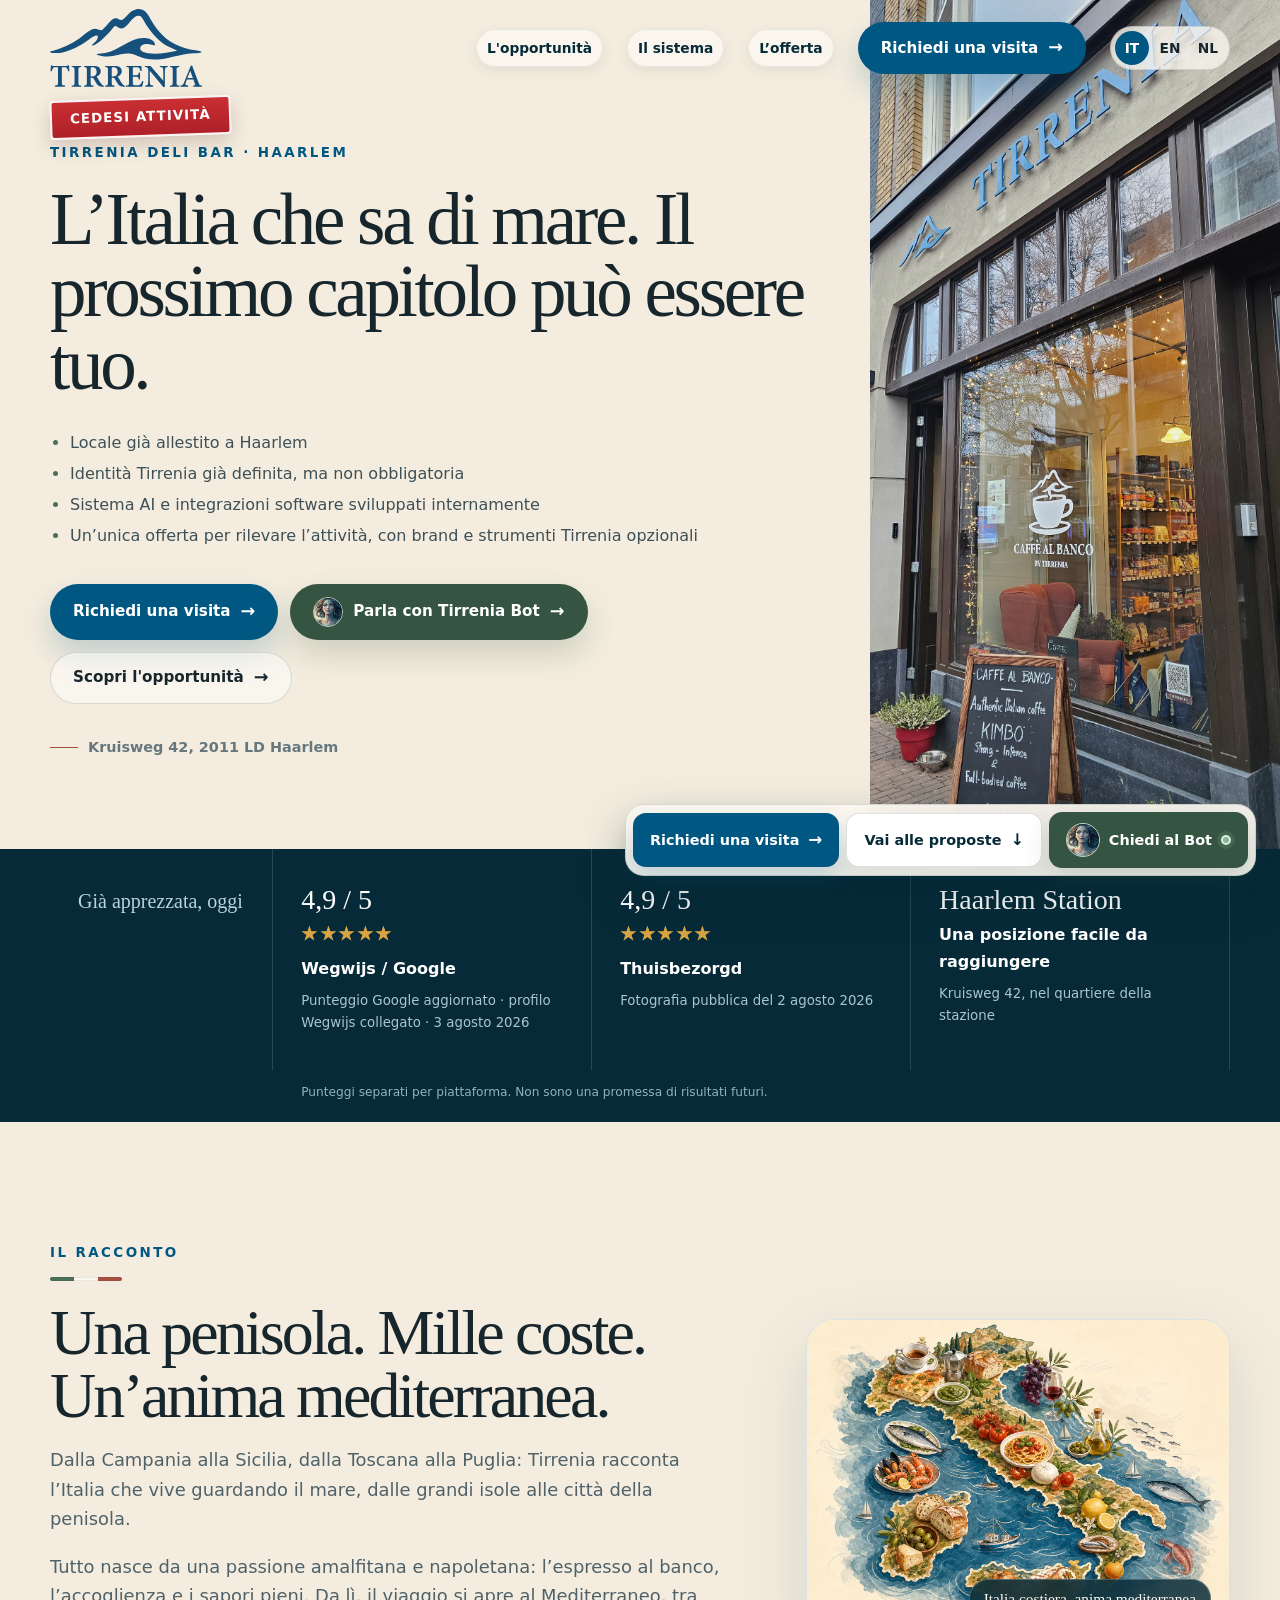
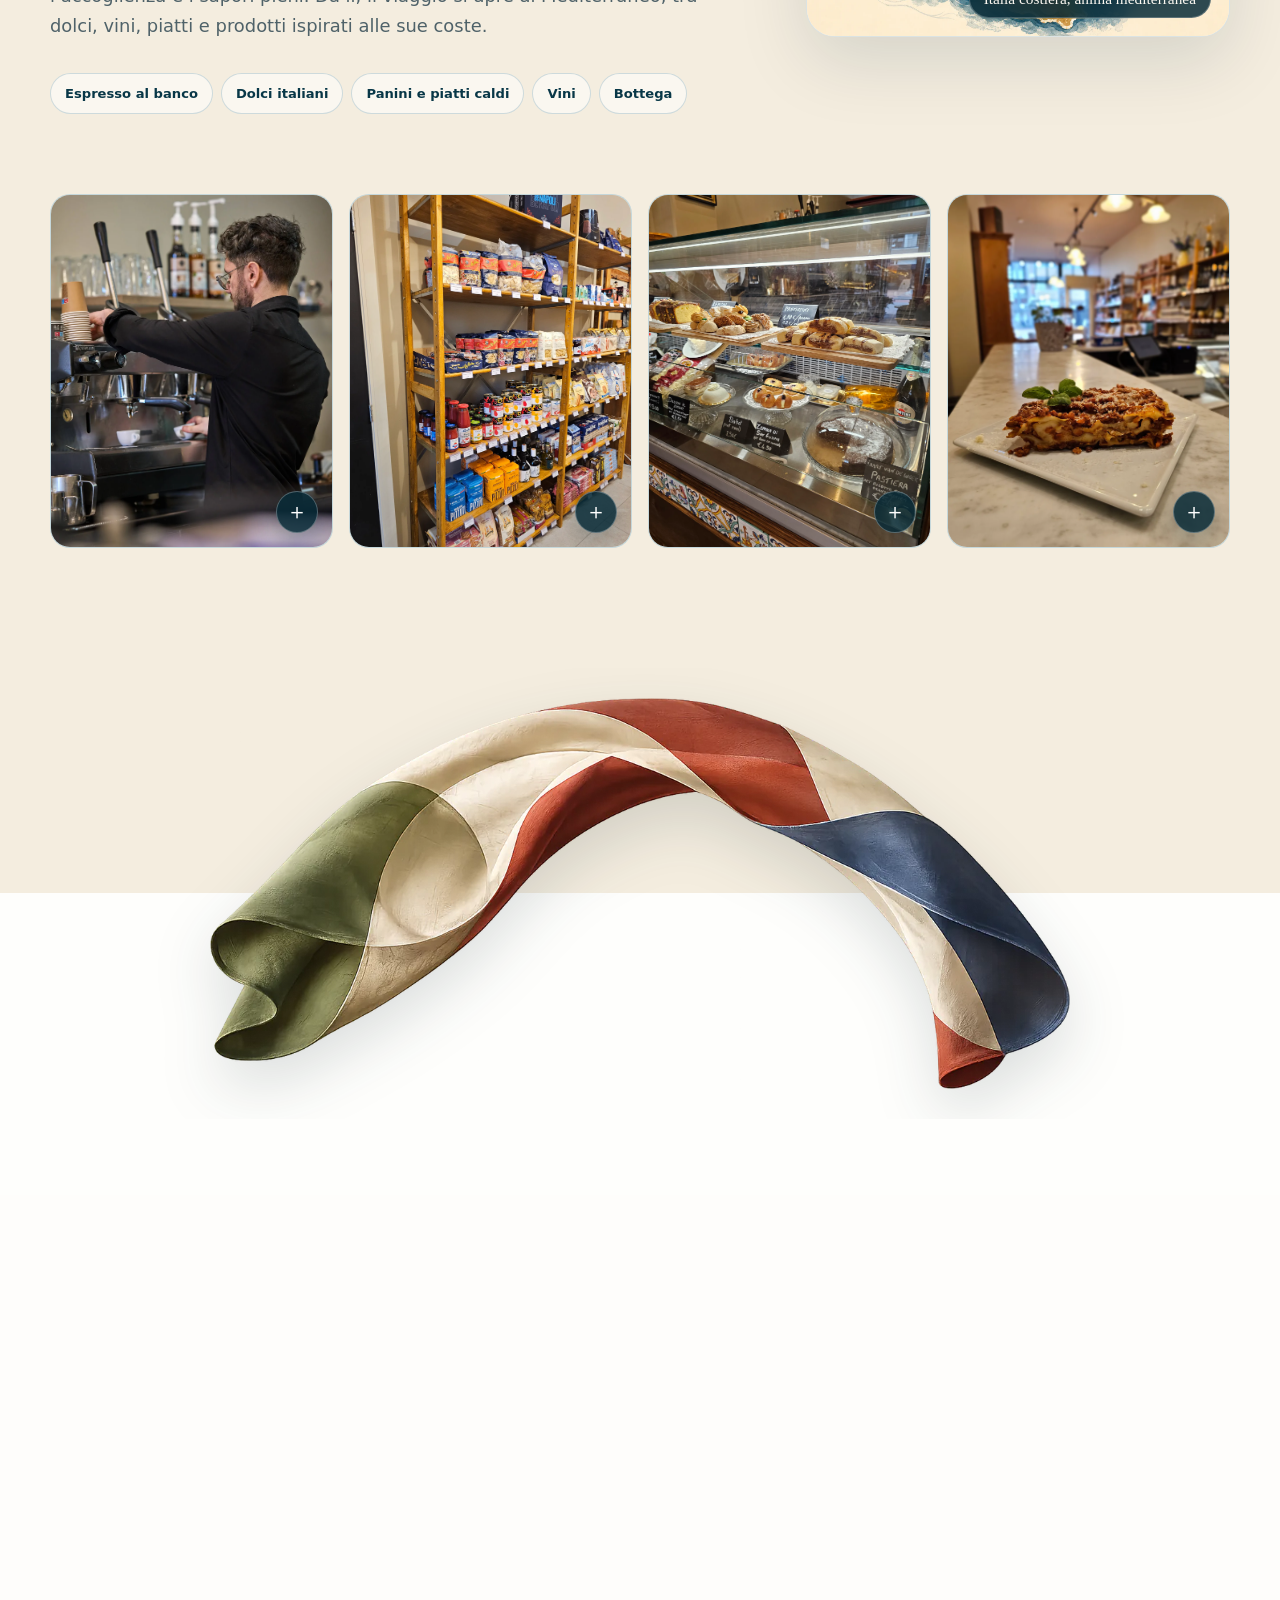
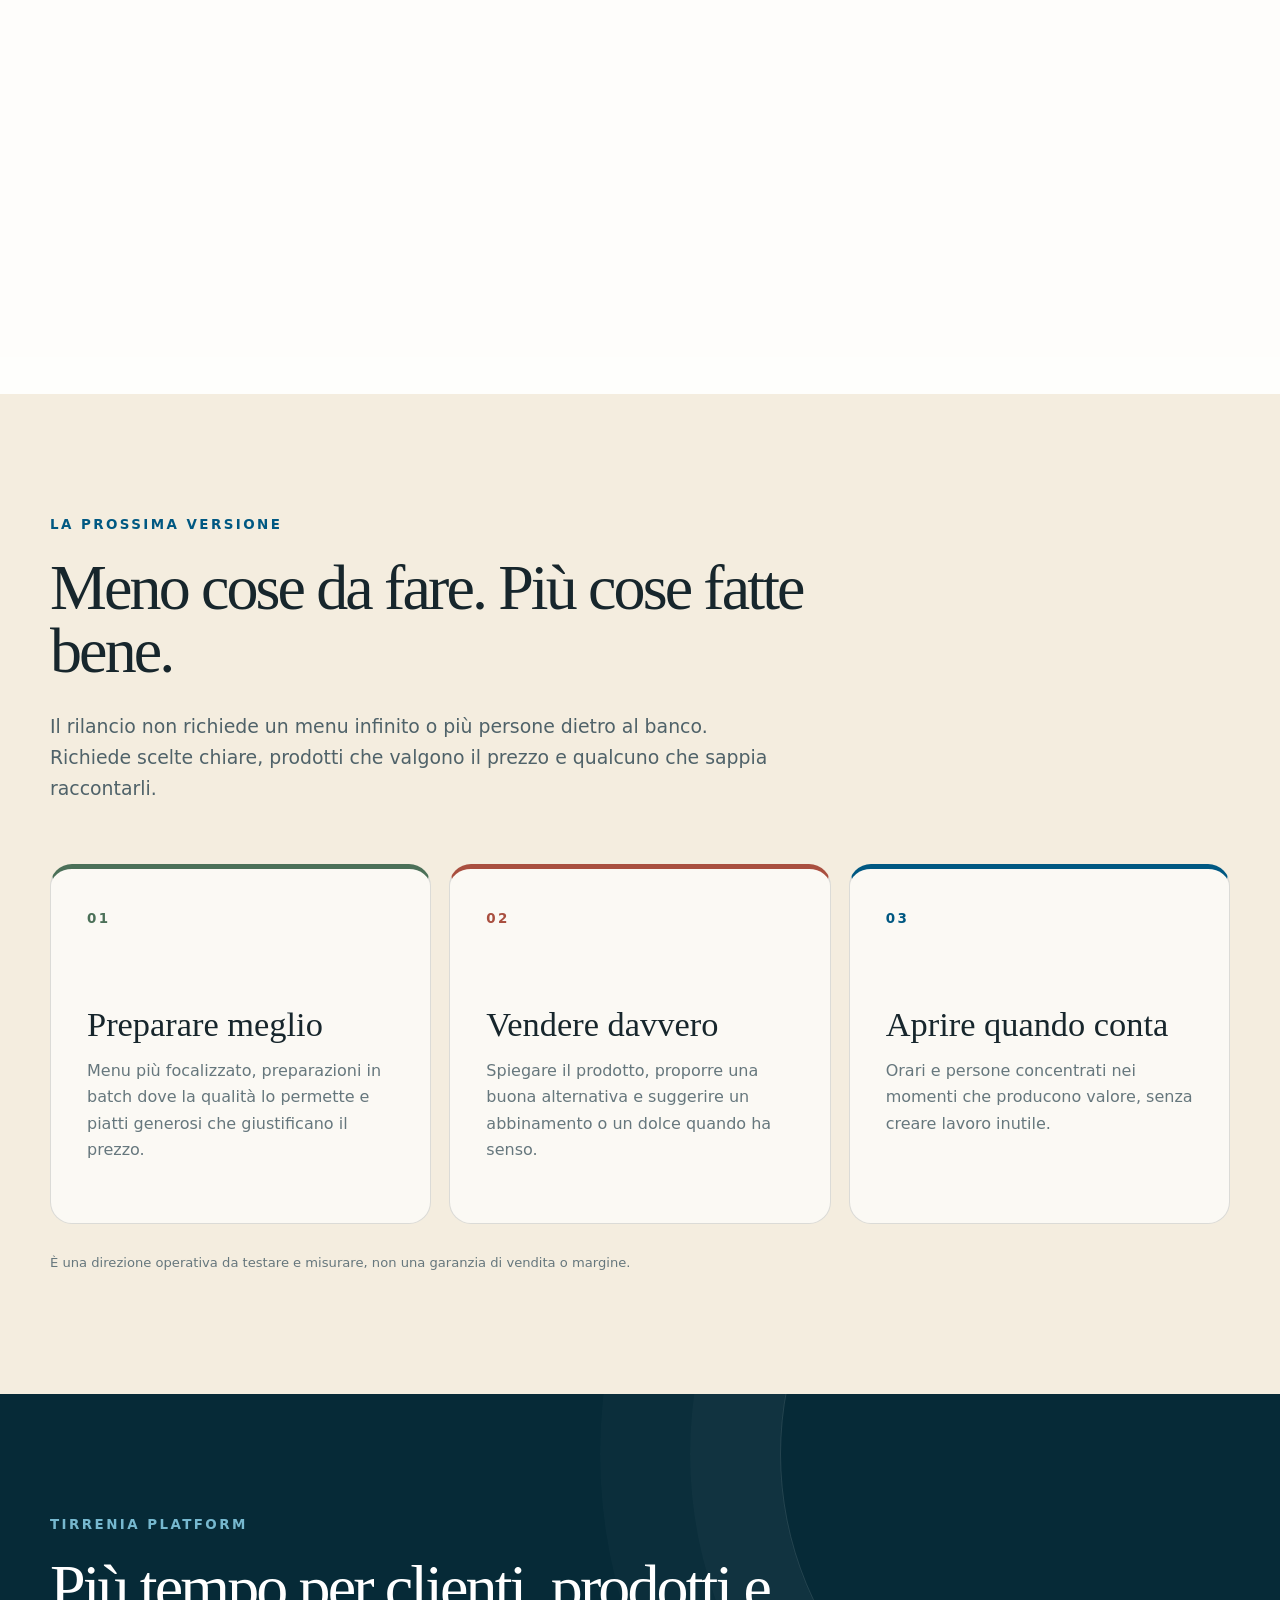
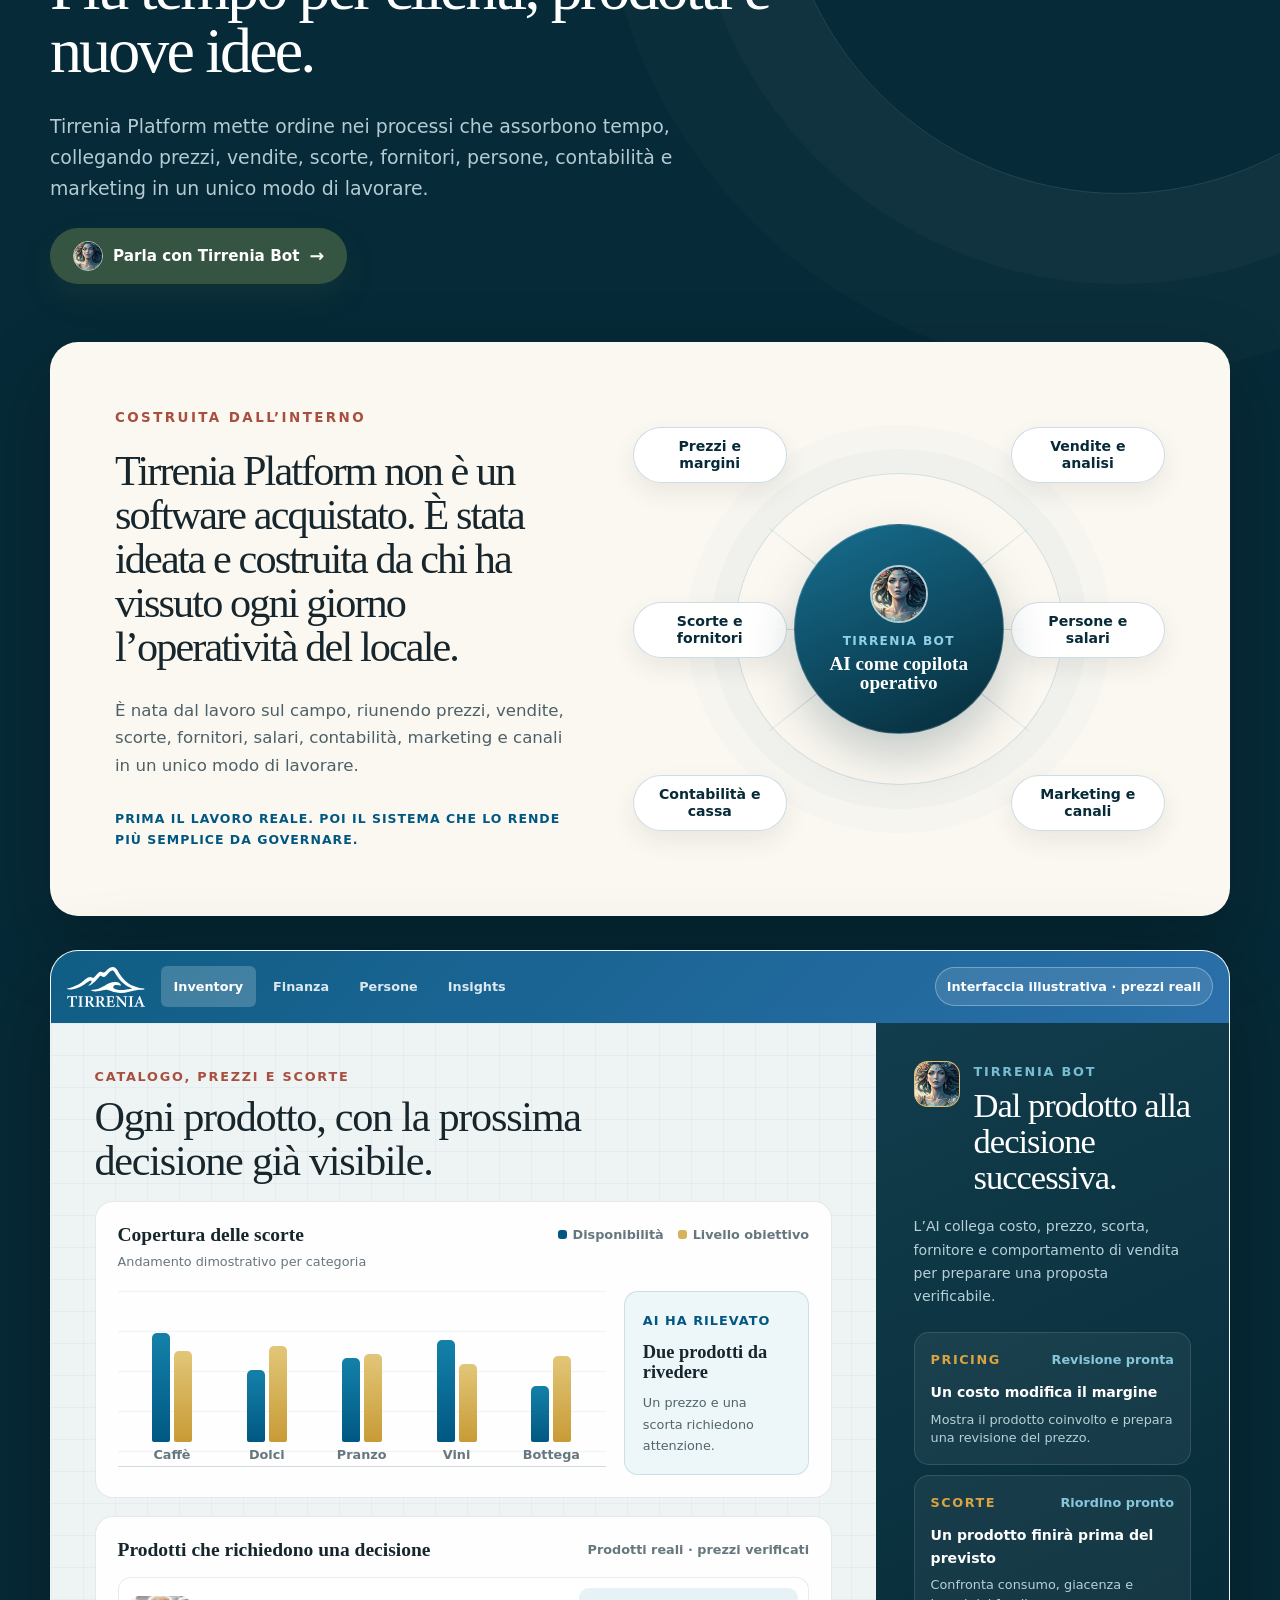
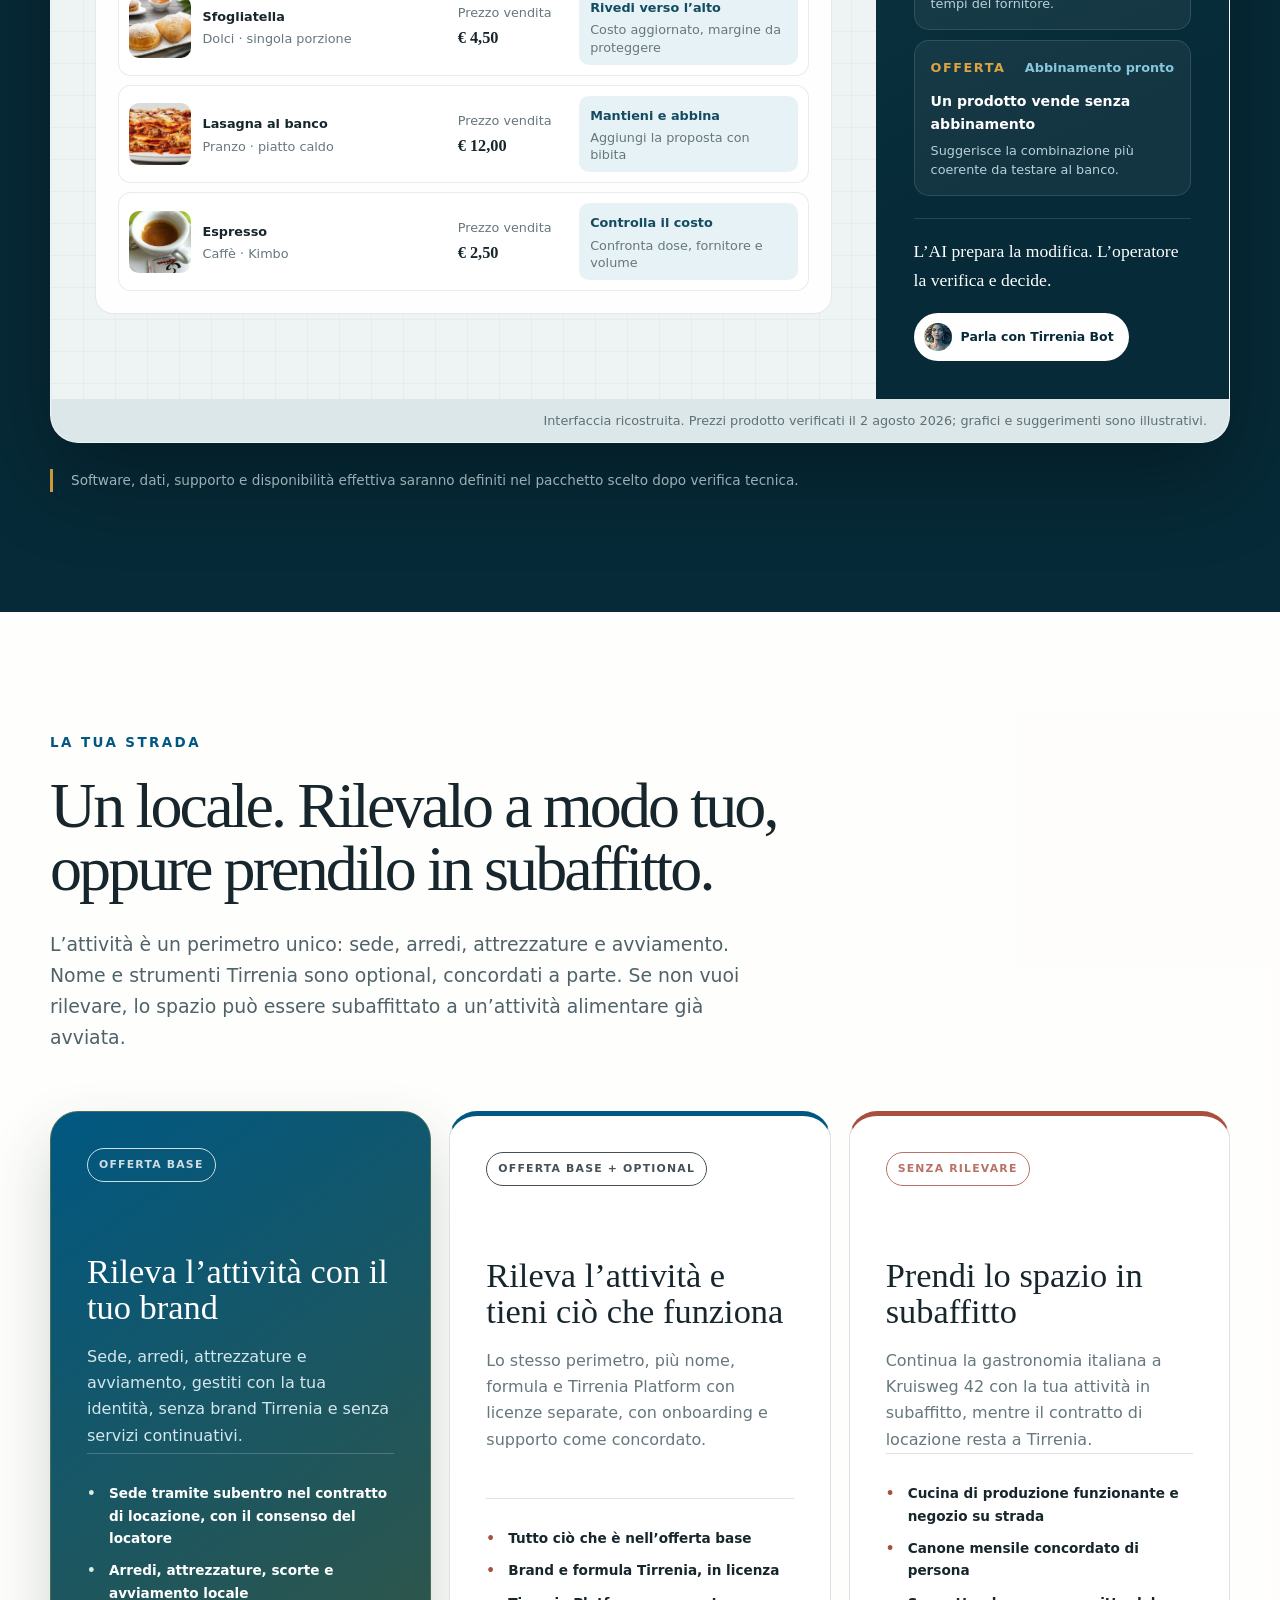
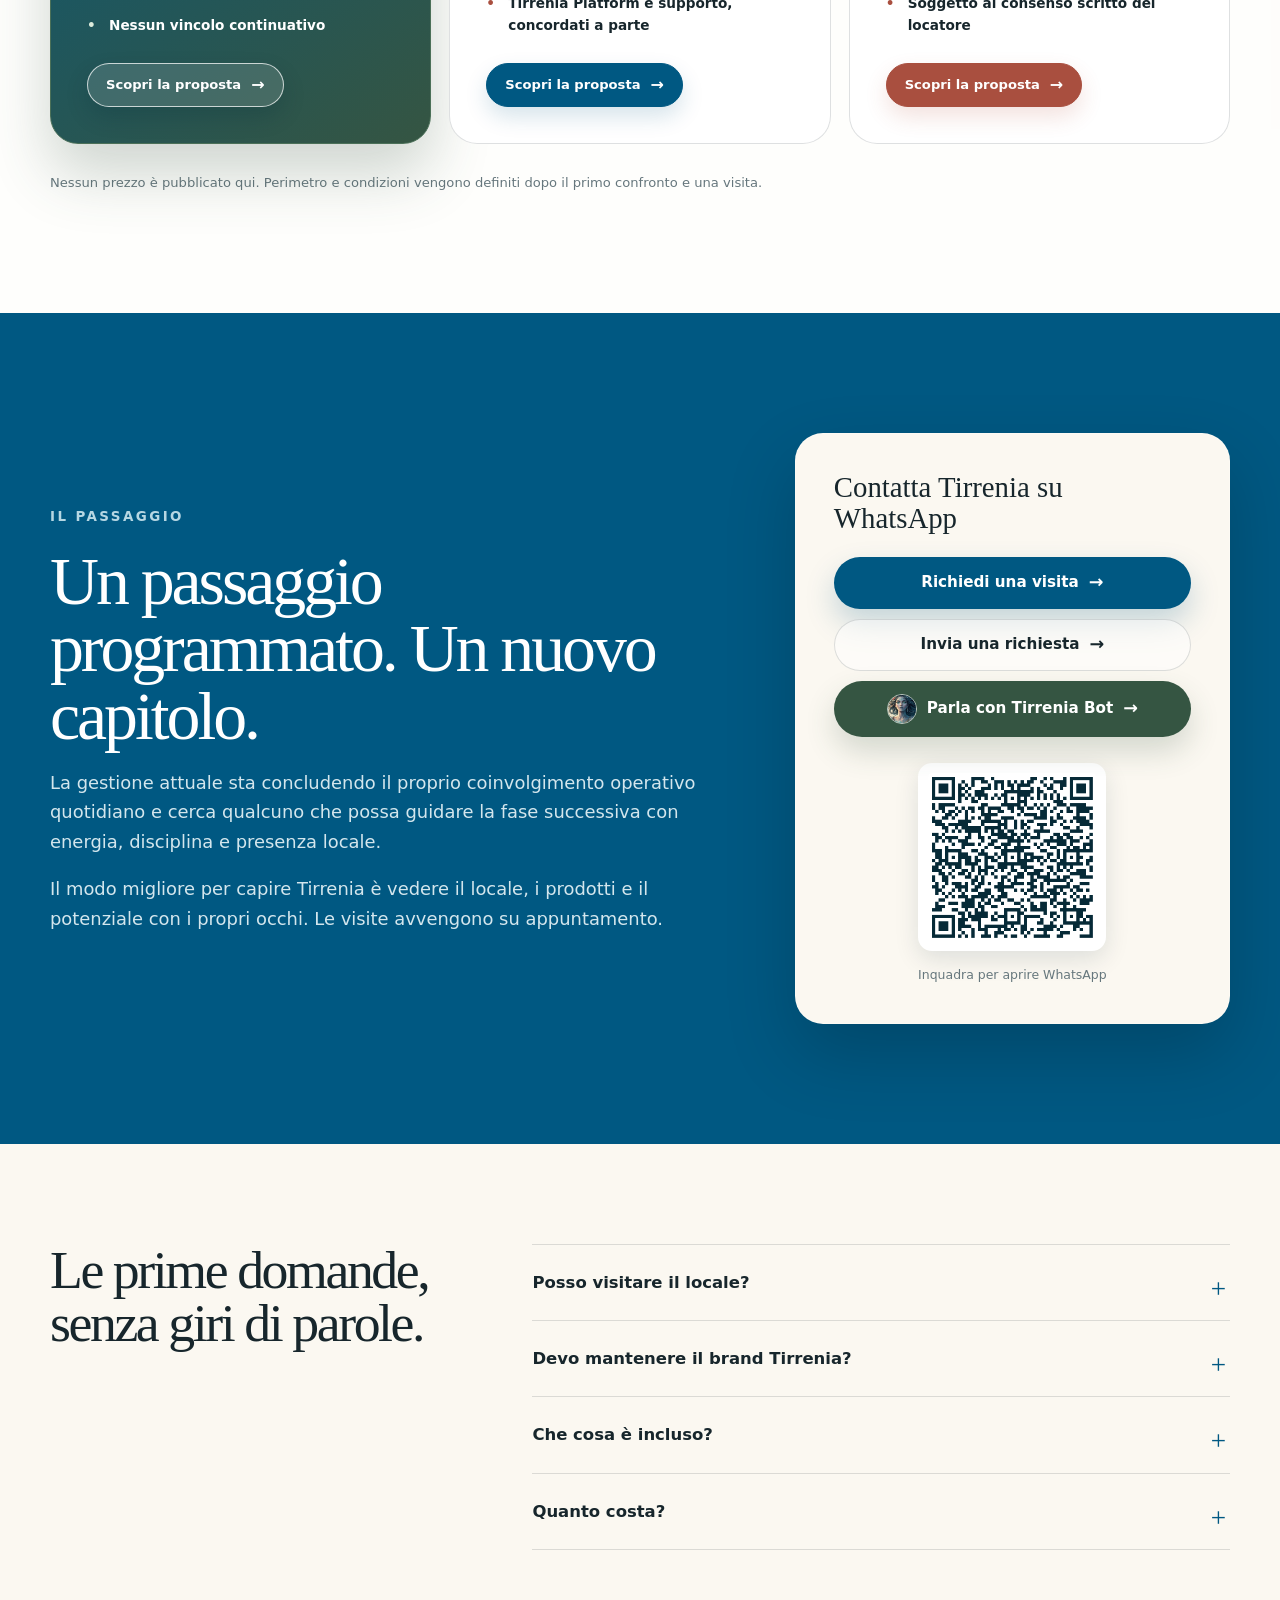
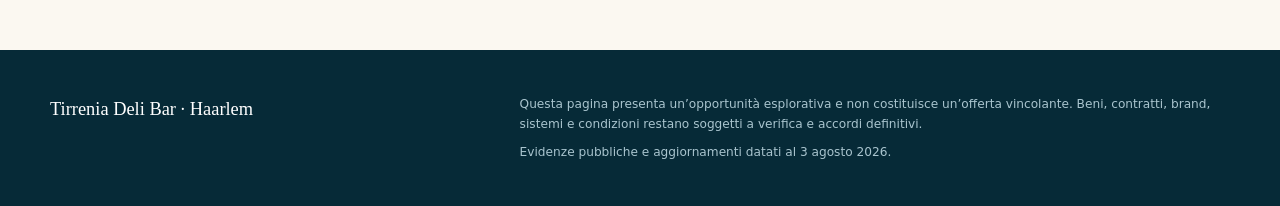
<file: it/index.html>
<!DOCTYPE html>
<html lang="it" data-preview-mode="release" data-content-revision="2026-09-17.1">
  <head>
    <meta charset="utf-8">
    <meta name="viewport" content="width=device-width, initial-scale=1">
    <meta name="robots" content="noindex, nofollow, noarchive, nosnippet">
    <meta name="referrer" content="no-referrer">
    <meta name="theme-color" content="#f4eddf">
    <title>Tirrenia Deli Bar Haarlem | Il prossimo capitolo</title>
    <meta name="description" content="Un locale italiano già costruito, un concept riconoscibile e una strada chiara per il prossimo capitolo di Tirrenia a Haarlem: rilevare l’attività, o prendere lo spazio in subaffitto.">
    <meta property="og:type" content="website">
    <meta property="og:title" content="Tirrenia Deli Bar Haarlem | Il prossimo capitolo">
    <meta property="og:description" content="Un locale italiano già costruito, un concept riconoscibile e una strada chiara per il prossimo capitolo di Tirrenia a Haarlem: rilevare l’attività, o prendere lo spazio in subaffitto.">
    <meta property="og:url" content="https://next.tirrenia.eu/it/">
    <meta property="og:locale" content="it_IT">
    <link rel="canonical" href="https://next.tirrenia.eu/it/">
    <link rel="alternate" hreflang="it" href="https://next.tirrenia.eu/it/">
    <link rel="alternate" hreflang="en" href="https://next.tirrenia.eu/en/">
    <link rel="alternate" hreflang="nl" href="https://next.tirrenia.eu/nl/">
    <link rel="alternate" hreflang="x-default" href="https://next.tirrenia.eu/it/">
    <link rel="icon" href="/assets/favicon.svg" type="image/svg+xml">
    <link rel="stylesheet" href="/assets/styles.css">

  </head>
  <body>

    <a class="skip-link" href="#main-content">Vai al contenuto</a>
    <header class="site-header">
      <div class="site-header__inner container">
        <a class="brand-link" href="/it/" aria-label="Tirrenia Deli Bar">
          <img src="/assets/logo-tirrenia.svg" alt="Tirrenia Deli Bar" width="367" height="189">
        </a>
        <nav class="site-nav" aria-label="Tirrenia Deli Bar">
          <a href="#opportunity">L&#039;opportunità</a>
          <a href="#system">Il sistema</a>
          <a href="#paths">L’offerta</a>
          <a class="button button--primary" href="https://wa.me/31644164894?text=Ciao%2C%20ho%20visto%20Tirrenia%20Next.%20Vorrei%20saperne%20di%20pi%C3%B9%20e%20fissare%20una%20visita." target="_blank" rel="noopener noreferrer">Richiedi una visita</a>
          <span class="language-switch" role="group" aria-label="Cambia lingua">
            <a href="/it/" lang="it" hreflang="it" aria-current="page">IT</a><a href="/en/" lang="en" hreflang="en">EN</a><a href="/nl/" lang="nl" hreflang="nl">NL</a>
          </span>
        </nav>
      </div>
    </header>
    <main id="main-content">

    <section id="opportunity" class="hero">
      <p class="hero-ribbon"><span>CEDESI ATTIVITÀ</span></p>
      <div class="hero__content">
        <div class="hero__copy" data-reveal>
          <p class="eyebrow">Tirrenia Deli Bar · Haarlem</p>
          <h1>L’Italia che sa di mare. Il prossimo capitolo può essere tuo.</h1>
          <ul class="hero__points">
            <li>Locale già allestito a Haarlem</li><li>Identità Tirrenia già definita, ma non obbligatoria</li><li>Sistema AI e integrazioni software sviluppati internamente</li><li>Un’unica offerta per rilevare l’attività, con brand e strumenti Tirrenia opzionali</li>
          </ul>
          <div class="hero__actions">
            <a class="button button--primary" href="https://wa.me/31644164894?text=Ciao%2C%20ho%20visto%20Tirrenia%20Next.%20Vorrei%20saperne%20di%20pi%C3%B9%20e%20fissare%20una%20visita." target="_blank" rel="noopener noreferrer">Richiedi una visita</a>
            <button type="button" class="button button--bot" data-chat-open aria-haspopup="dialog" aria-controls="tirrenia-bot-dialog">
    <img src="/assets/tirrenia-bot-avatar.webp" alt="" width="32" height="32">
    <span>Parla con Tirrenia Bot</span>
  </button>
            <a class="button button--ghost" href="#paths">Scopri l&#039;opportunità</a>
          </div>
          <p class="hero__address">Kruisweg 42, 2011 LD Haarlem</p>
        </div>
      </div>
      <div class="hero__image">
        <img src="/assets/storefront.webp" alt="La facciata reale di Tirrenia, Caffè al Banco, a Haarlem" width="1350" height="1800" fetchpriority="high">
      </div>
    </section>

    <section class="proof" aria-label="Già apprezzata, oggi">
      <div class="proof__inner container">
        <div class="proof__label">Già apprezzata, oggi</div>

        <a class="proof-card" href="https://wegwijshaarlem.nl/cafes/tirrenia-caff-al-banco" target="_blank" rel="noopener noreferrer">
          <strong>4,9 / 5</strong>
          <div class="rating-stars" role="img" aria-label="Valutazione 4,9 su 5" style="--rating-fill: 98%">
            <span class="rating-stars__base" aria-hidden="true">★★★★★</span>
            <span class="rating-stars__fill" aria-hidden="true">★★★★★</span>
          </div>
          <span>Wegwijs / Google</span>
          <small>Punteggio Google aggiornato · profilo Wegwijs collegato · 3 agosto 2026</small>
        </a>
        <a class="proof-card" href="https://www.thuisbezorgd.nl/bestellen/eten/haarlem-2026" target="_blank" rel="noopener noreferrer">
          <strong>4,9 / 5</strong>
          <div class="rating-stars" role="img" aria-label="Valutazione 4,9 su 5" style="--rating-fill: 98%">
            <span class="rating-stars__base" aria-hidden="true">★★★★★</span>
            <span class="rating-stars__fill" aria-hidden="true">★★★★★</span>
          </div>
          <span>Thuisbezorgd</span>
          <small>Fotografia pubblica del 2 agosto 2026</small>
        </a>
        <a class="proof-card" href="https://www.google.com/maps/search/?api=1&amp;query=Kruisweg+42%2C+2011+LD+Haarlem" target="_blank" rel="noopener noreferrer">
          <strong>Haarlem Station</strong>

          <span>Una posizione facile da raggiungere</span>
          <small>Kruisweg 42, nel quartiere della stazione</small>
        </a>
        <p class="proof__disclaimer">Punteggi separati per piattaforma. Non sono una promessa di risultati futuri.</p>
      </div>
    </section>

    <section id="story" class="section section--cream">
      <div class="container">
        <div class="identity__top">
          <div class="identity__copy" data-reveal>
            <p class="eyebrow">Il racconto</p>
            <h2 class="section-title">Una penisola. Mille coste. Un’anima mediterranea.</h2>
            <p>Dalla Campania alla Sicilia, dalla Toscana alla Puglia: Tirrenia racconta l’Italia che vive guardando il mare, dalle grandi isole alle città della penisola.</p><p>Tutto nasce da una passione amalfitana e napoletana: l’espresso al banco, l’accoglienza e i sapori pieni. Da lì, il viaggio si apre al Mediterraneo, tra dolci, vini, piatti e prodotti ispirati alle sue coste.</p>
            <ul class="tag-list"><li>Espresso al banco</li><li>Dolci italiani</li><li>Panini e piatti caldi</li><li>Vini</li><li>Bottega</li></ul>
          </div>
          <figure class="italy-art" data-reveal>
            <img src="/assets/italy-coastal-products.webp" alt="Illustrazione della penisola italiana e delle isole con prodotti tipici distribuiti lungo le coste" loading="lazy" width="1448" height="1086">
            <figcaption class="italy-art__label">Italia costiera, anima mediterranea</figcaption>
          </figure>
        </div>
        <section class="story-carousel" data-carousel aria-label="Immagini reali di Tirrenia" data-reveal>
          <div class="story-carousel__viewport" data-carousel-viewport tabindex="0">
            <div class="story-carousel__track" style="--slide-count: 4">
        <figure class="story-carousel__slide" data-carousel-slide role="group" aria-roledescription="slide" aria-label="1 / 4">
          <button class="story-carousel__open" type="button" data-carousel-open data-carousel-index="0" aria-label="Ingrandisci la foto: Preparazione dell’espresso alla macchina del caffè di Tirrenia">
            <img src="/assets/barista.webp" alt="Preparazione dell’espresso alla macchina del caffè di Tirrenia" loading="lazy" width="1050" height="1400">
            <span class="story-carousel__zoom" aria-hidden="true">＋</span>
          </button>
        </figure>
        <figure class="story-carousel__slide" data-carousel-slide role="group" aria-roledescription="slide" aria-label="2 / 4">
          <button class="story-carousel__open" type="button" data-carousel-open data-carousel-index="1" aria-label="Ingrandisci la foto: Gli scaffali reali della bottega Tirrenia con prodotti italiani">
            <img src="/assets/shelves.webp" alt="Gli scaffali reali della bottega Tirrenia con prodotti italiani" loading="lazy" width="1050" height="1400">
            <span class="story-carousel__zoom" aria-hidden="true">＋</span>
          </button>
        </figure>
        <figure class="story-carousel__slide" data-carousel-slide role="group" aria-roledescription="slide" aria-label="3 / 4">
          <button class="story-carousel__open" type="button" data-carousel-open data-carousel-index="2" aria-label="Ingrandisci la foto: Il banco reale dei dolci italiani di Tirrenia">
            <img src="/assets/pastries.webp" alt="Il banco reale dei dolci italiani di Tirrenia" loading="lazy" width="1050" height="1400">
            <span class="story-carousel__zoom" aria-hidden="true">＋</span>
          </button>
        </figure>
        <figure class="story-carousel__slide" data-carousel-slide role="group" aria-roledescription="slide" aria-label="4 / 4">
          <button class="story-carousel__open" type="button" data-carousel-open data-carousel-index="3" aria-label="Ingrandisci la foto: Una porzione reale di lasagna servita da Tirrenia">
            <img src="/assets/lasagna.webp" alt="Una porzione reale di lasagna servita da Tirrenia" loading="lazy" width="1050" height="1400">
            <span class="story-carousel__zoom" aria-hidden="true">＋</span>
          </button>
        </figure></div>
          </div>
          <div class="story-carousel__controls" data-carousel-controls hidden>
            <button class="story-carousel__arrow" type="button" data-carousel-previous aria-label="Foto precedente">
              <span aria-hidden="true">←</span>
            </button>
            <div class="story-carousel__dots">
        <button class="story-carousel__dot" type="button" data-carousel-dot data-carousel-index="0" aria-label="Preparazione dell’espresso alla macchina del caffè di Tirrenia" aria-current="true"></button>
        <button class="story-carousel__dot" type="button" data-carousel-dot data-carousel-index="1" aria-label="Gli scaffali reali della bottega Tirrenia con prodotti italiani"></button>
        <button class="story-carousel__dot" type="button" data-carousel-dot data-carousel-index="2" aria-label="Il banco reale dei dolci italiani di Tirrenia"></button>
        <button class="story-carousel__dot" type="button" data-carousel-dot data-carousel-index="3" aria-label="Una porzione reale di lasagna servita da Tirrenia"></button></div>
            <button class="story-carousel__arrow" type="button" data-carousel-next aria-label="Foto successiva">
              <span aria-hidden="true">→</span>
            </button>
          </div>
          <p class="visually-hidden" data-carousel-status aria-live="polite">1 / 4</p>
          <dialog class="photo-lightbox" data-photo-dialog aria-labelledby="photo-lightbox-title">
            <div class="photo-lightbox__panel">
              <h2 class="visually-hidden" id="photo-lightbox-title">Immagini reali di Tirrenia</h2>
              <button class="photo-lightbox__close" type="button" data-photo-close aria-label="Chiudi la foto">
                <span aria-hidden="true">×</span>
              </button>
              <figure class="photo-lightbox__figure">
                <img data-photo-image src="/assets/barista.webp" alt="Preparazione dell’espresso alla macchina del caffè di Tirrenia">
                <figcaption data-photo-caption>Preparazione dell’espresso alla macchina del caffè di Tirrenia</figcaption>
              </figure>
              <div class="photo-lightbox__navigation">
                <button type="button" data-photo-previous aria-label="Foto precedente">
                  <span aria-hidden="true">←</span>
                </button>
                <p data-photo-status aria-live="polite">1 / 4</p>
                <button type="button" data-photo-next aria-label="Foto successiva">
                  <span aria-hidden="true">→</span>
                </button>
              </div>
            </div>
          </dialog>
        </section>
      </div>
    </section>
    <figure class="cultural-bridge" data-reveal>
      <img src="/assets/italy-netherlands-ribbon.webp" alt="Nastro di tessuto che intreccia i colori italiani e olandesi come un ponte" loading="lazy" width="1200" height="528">
    </figure>

    <section id="ready" class="section section--white">
      <div class="ready-grid container">
        <div data-reveal>
          <p class="eyebrow">Il punto di partenza</p>
          <h2 class="section-title">Non parti da una stanza vuota.</h2>
          <p class="section-intro">Il locale è già funzionante e organizzato. Ha un’identità, un’offerta, canali digitali, conoscenza dei fornitori e un modo di lavorare già costruiti. Servono occhi nuovi e poche migliorie mirate.</p>
          <ul class="fact-list"><li>Un concept visibile e riconoscibile</li><li>Un locale già allestito a Haarlem</li><li>Prodotti, menu e canali di vendita esistenti</li><li>Know-how operativo da trasferire nel perimetro concordato</li></ul>
        </div>
        <aside class="profile-panel" aria-labelledby="profile-title" data-reveal>
          <h3 id="profile-title">Può essere il progetto giusto per</h3>

        <article class="profile-card">
          <h4>Chi vuole esserci davvero</h4>
          <p>Una persona che ama il banco, conosce i clienti e vuole costruire il proprio progetto ogni giorno.</p>
        </article>
        <article class="profile-card">
          <h4>Chi sa già gestire horeca</h4>
          <p>Un’azienda che cerca un concept italiano distintivo, una sede esistente e una base da sviluppare.</p>
        </article>
          <p class="caveat">Il perimetro di sede, beni, contratti, brand e sistemi sarà confermato prima di qualsiasi accordo.</p>
        </aside>
      </div>
    </section>

    <section id="growth" class="section section--cream">
      <div class="container">
        <p class="eyebrow">La prossima versione</p>
        <h2 class="section-title">Meno cose da fare. Più cose fatte bene.</h2>
        <p class="section-intro">Il rilancio non richiede un menu infinito o più persone dietro al banco. Richiede scelte chiare, prodotti che valgono il prezzo e qualcuno che sappia raccontarli.</p>
        <div class="lever-grid">
        <article class="lever-card" data-reveal>
          <span class="lever-card__number">01</span>
          <h3>Preparare meglio</h3>
          <p>Menu più focalizzato, preparazioni in batch dove la qualità lo permette e piatti generosi che giustificano il prezzo.</p>
        </article>
        <article class="lever-card" data-reveal>
          <span class="lever-card__number">02</span>
          <h3>Vendere davvero</h3>
          <p>Spiegare il prodotto, proporre una buona alternativa e suggerire un abbinamento o un dolce quando ha senso.</p>
        </article>
        <article class="lever-card" data-reveal>
          <span class="lever-card__number">03</span>
          <h3>Aprire quando conta</h3>
          <p>Orari e persone concentrati nei momenti che producono valore, senza creare lavoro inutile.</p>
        </article></div>
        <p class="section-note">È una direzione operativa da testare e misurare, non una garanzia di vendita o margine.</p>
      </div>
    </section>

    <section id="system" class="section system-section">
      <div class="container">
        <div data-reveal>
          <p class="eyebrow">Tirrenia Platform</p>
          <h2 class="section-title">Più tempo per clienti, prodotti e nuove idee.</h2>
          <p class="section-intro">Tirrenia Platform mette ordine nei processi che assorbono tempo, collegando prezzi, vendite, scorte, fornitori, persone, contabilità e marketing in un unico modo di lavorare.</p>
          <div class="system-section__chat"><button type="button" class="button button--bot" data-chat-open aria-haspopup="dialog" aria-controls="tirrenia-bot-dialog">
    <img src="/assets/tirrenia-bot-avatar.webp" alt="" width="32" height="32">
    <span>Parla con Tirrenia Bot</span>
  </button></div>
        </div>
        <div class="creator-story" data-reveal>
          <div class="creator-story__copy">
            <div class="creator-story__text">
              <p class="eyebrow">Costruita dall’interno</p>
              <blockquote>Tirrenia Platform non è un software acquistato. È stata ideata e costruita da chi ha vissuto ogni giorno l’operatività del locale.</blockquote>
              <p>È nata dal lavoro sul campo, riunendo prezzi, vendite, scorte, fornitori, salari, contabilità, marketing e canali in un unico modo di lavorare.</p>
              <small>Prima il lavoro reale. Poi il sistema che lo rende più semplice da governare.</small>
            </div>
            <div class="creator-ecosystem" data-creator-ecosystem role="group" aria-label="Tirrenia Bot al centro collega sei aree operative della piattaforma">
              <div class="creator-ecosystem__orbit" aria-hidden="true"><i class="creator-ecosystem__spoke creator-ecosystem__spoke--1"></i><i class="creator-ecosystem__spoke creator-ecosystem__spoke--2"></i><i class="creator-ecosystem__spoke creator-ecosystem__spoke--3"></i><i class="creator-ecosystem__spoke creator-ecosystem__spoke--4"></i><i class="creator-ecosystem__spoke creator-ecosystem__spoke--5"></i><i class="creator-ecosystem__spoke creator-ecosystem__spoke--6"></i></div>
              <button type="button" class="creator-ecosystem__centre" data-chat-open aria-haspopup="dialog" aria-controls="tirrenia-bot-dialog" aria-label="Parla con Tirrenia Bot">
                <img src="/assets/tirrenia-bot-avatar.webp" alt="" width="68" height="68">
                <small>Tirrenia Bot</small>
                <strong>AI come copilota operativo</strong>
              </button>

        <span class="creator-ecosystem__node creator-ecosystem__node--1" data-creator-ecosystem-node>
          Prezzi e margini
        </span>
        <span class="creator-ecosystem__node creator-ecosystem__node--2" data-creator-ecosystem-node>
          Vendite e analisi
        </span>
        <span class="creator-ecosystem__node creator-ecosystem__node--3" data-creator-ecosystem-node>
          Scorte e fornitori
        </span>
        <span class="creator-ecosystem__node creator-ecosystem__node--4" data-creator-ecosystem-node>
          Persone e salari
        </span>
        <span class="creator-ecosystem__node creator-ecosystem__node--5" data-creator-ecosystem-node>
          Contabilità e cassa
        </span>
        <span class="creator-ecosystem__node creator-ecosystem__node--6" data-creator-ecosystem-node>
          Marketing e canali
        </span>
            </div>
          </div>
        </div>
        <div class="platform-mockup" data-platform-mockup data-reveal>
          <div class="platform-mockup__bar">
            <span class="platform-brand">
              <img src="/assets/logo-tirrenia.svg" alt="Tirrenia" width="144" height="64">
              <span class="visually-hidden">Tirrenia Platform</span>
            </span>
            <div class="platform-tabs" role="tablist" aria-label="Tirrenia Platform">

        <button
          class="platform-tab"
          id="platform-tab-inventory"
          type="button"
          role="tab"
          aria-selected="true"
          aria-controls="platform-panel-inventory"
          data-platform-tab="inventory"
        >Inventory</button>
        <button
          class="platform-tab"
          id="platform-tab-finance"
          type="button"
          role="tab"
          aria-selected="false"
          aria-controls="platform-panel-finance"
          data-platform-tab="finance" tabindex="-1"
        >Finanza</button>
        <button
          class="platform-tab"
          id="platform-tab-people"
          type="button"
          role="tab"
          aria-selected="false"
          aria-controls="platform-panel-people"
          data-platform-tab="people" tabindex="-1"
        >Persone</button>
        <button
          class="platform-tab"
          id="platform-tab-insights"
          type="button"
          role="tab"
          aria-selected="false"
          aria-controls="platform-panel-insights"
          data-platform-tab="insights" tabindex="-1"
        >Insights</button>
            </div>
            <span class="platform-mockup__badge">Interfaccia illustrativa · prezzi reali</span>
          </div>

        <div
          class="platform-mockup__body"
          id="platform-panel-inventory"
          role="tabpanel"
          aria-labelledby="platform-tab-inventory"
          data-platform-panel="inventory"
        >
          <section class="platform-workspace">
            <p class="platform-kicker">Catalogo, prezzi e scorte</p>
            <h3>Ogni prodotto, con la prossima decisione già visibile.</h3>

    <section class="platform-visual" data-platform-chart aria-label="Copertura delle scorte">
      <div class="platform-visual__header">
        <div>
          <h4>Copertura delle scorte</h4>
          <p>Andamento dimostrativo per categoria</p>
        </div>
        <div class="platform-chart__legend" aria-hidden="true">
          <span><i class="platform-chart__key platform-chart__key--primary"></i>Disponibilità</span>
          <span><i class="platform-chart__key platform-chart__key--compare"></i>Livello obiettivo</span>
        </div>
      </div>
      <div class="platform-visual__body">
        <div class="platform-chart" role="img" aria-label="Grafico dimostrativo che confronta disponibilità e livello obiettivo delle scorte">

        <div class="platform-chart__group">
          <div class="platform-chart__pair" aria-hidden="true">
            <span class="platform-chart__bar platform-chart__bar--primary" style="--bar-height: 82%"></span>
            <span class="platform-chart__bar platform-chart__bar--compare" style="--bar-height: 68%"></span>
          </div>
          <small>Caffè</small>
        </div>
        <div class="platform-chart__group">
          <div class="platform-chart__pair" aria-hidden="true">
            <span class="platform-chart__bar platform-chart__bar--primary" style="--bar-height: 54%"></span>
            <span class="platform-chart__bar platform-chart__bar--compare" style="--bar-height: 72%"></span>
          </div>
          <small>Dolci</small>
        </div>
        <div class="platform-chart__group">
          <div class="platform-chart__pair" aria-hidden="true">
            <span class="platform-chart__bar platform-chart__bar--primary" style="--bar-height: 63%"></span>
            <span class="platform-chart__bar platform-chart__bar--compare" style="--bar-height: 66%"></span>
          </div>
          <small>Pranzo</small>
        </div>
        <div class="platform-chart__group">
          <div class="platform-chart__pair" aria-hidden="true">
            <span class="platform-chart__bar platform-chart__bar--primary" style="--bar-height: 76%"></span>
            <span class="platform-chart__bar platform-chart__bar--compare" style="--bar-height: 58%"></span>
          </div>
          <small>Vini</small>
        </div>
        <div class="platform-chart__group">
          <div class="platform-chart__pair" aria-hidden="true">
            <span class="platform-chart__bar platform-chart__bar--primary" style="--bar-height: 42%"></span>
            <span class="platform-chart__bar platform-chart__bar--compare" style="--bar-height: 64%"></span>
          </div>
          <small>Bottega</small>
        </div>
        </div>
        <aside class="platform-visual__insight" aria-label="AI ha rilevato: Due prodotti da rivedere">
          <small>AI ha rilevato</small>
          <strong>Due prodotti da rivedere</strong>
          <p>Un prezzo e una scorta richiedono attenzione.</p>
        </aside>
      </div>
    </section>
    <section class="platform-products" aria-label="Prodotti che richiedono una decisione">
      <div class="platform-products__header">
        <h4>Prodotti che richiedono una decisione</h4>
        <span>Prodotti reali · prezzi verificati</span>
      </div>
      <div class="platform-products__list">
        <article class="platform-product" data-platform-product>
          <img src="/assets/product-sfogliatella.webp" alt="Sfogliatella" loading="lazy" width="160" height="160">
          <div class="platform-product__identity">
            <strong>Sfogliatella</strong>
            <span>Dolci · singola porzione</span>
          </div>
          <div class="platform-product__price">
            <small>Prezzo vendita</small>
            <strong>€ 4,50</strong>
          </div>
          <div class="platform-product__suggestion">
            <strong>Rivedi verso l’alto</strong>
            <span>Costo aggiornato, margine da proteggere</span>
          </div>
        </article>
        <article class="platform-product" data-platform-product>
          <img src="/assets/product-lasagna.webp" alt="Lasagna al banco" loading="lazy" width="160" height="160">
          <div class="platform-product__identity">
            <strong>Lasagna al banco</strong>
            <span>Pranzo · piatto caldo</span>
          </div>
          <div class="platform-product__price">
            <small>Prezzo vendita</small>
            <strong>€ 12,00</strong>
          </div>
          <div class="platform-product__suggestion">
            <strong>Mantieni e abbina</strong>
            <span>Aggiungi la proposta con bibita</span>
          </div>
        </article>
        <article class="platform-product" data-platform-product>
          <img src="/assets/product-espresso.webp" alt="Espresso" loading="lazy" width="160" height="160">
          <div class="platform-product__identity">
            <strong>Espresso</strong>
            <span>Caffè · Kimbo</span>
          </div>
          <div class="platform-product__price">
            <small>Prezzo vendita</small>
            <strong>€ 2,50</strong>
          </div>
          <div class="platform-product__suggestion">
            <strong>Controlla il costo</strong>
            <span>Confronta dose, fornitore e volume</span>
          </div>
        </article></div>
    </section>
          </section>
          <aside class="ai-sidebar" aria-label="Dal prodotto alla decisione successiva.">
            <div class="ai-sidebar__heading">
              <span class="ai-sidebar__mark" aria-hidden="true">
                <img src="/assets/tirrenia-bot-avatar.webp" alt="" width="46" height="46">
              </span>
              <div>
                <p>Tirrenia Bot</p>
                <h3>Dal prodotto alla decisione successiva.</h3>
              </div>
            </div>
            <p class="ai-sidebar__intro">L’AI collega costo, prezzo, scorta, fornitore e comportamento di vendita per preparare una proposta verificabile.</p>
            <div class="ai-problems">
            <article class="ai-problem" data-ai-problem>
              <div class="ai-problem__top">
                <span>Pricing</span>
                <small>Revisione pronta</small>
              </div>
              <strong>Un costo modifica il margine</strong>
              <p>Mostra il prodotto coinvolto e prepara una revisione del prezzo.</p>
            </article>
            <article class="ai-problem" data-ai-problem>
              <div class="ai-problem__top">
                <span>Scorte</span>
                <small>Riordino pronto</small>
              </div>
              <strong>Un prodotto finirà prima del previsto</strong>
              <p>Confronta consumo, giacenza e tempi del fornitore.</p>
            </article>
            <article class="ai-problem" data-ai-problem>
              <div class="ai-problem__top">
                <span>Offerta</span>
                <small>Abbinamento pronto</small>
              </div>
              <strong>Un prodotto vende senza abbinamento</strong>
              <p>Suggerisce la combinazione più coerente da testare al banco.</p>
            </article></div>
            <p class="ai-sidebar__footer">L’AI prepara la modifica. L’operatore la verifica e decide.</p>
            <button type="button" class="ai-sidebar__chat" data-chat-open aria-haspopup="dialog" aria-controls="tirrenia-bot-dialog">
    <img src="/assets/tirrenia-bot-avatar.webp" alt="" width="32" height="32">
    <span>Parla con Tirrenia Bot</span>
  </button>
          </aside>
        </div>
        <div
          class="platform-mockup__body"
          id="platform-panel-finance"
          role="tabpanel"
          aria-labelledby="platform-tab-finance"
          data-platform-panel="finance" hidden
        >
          <section class="platform-workspace">
            <p class="platform-kicker">Centro operativo</p>
            <h3>Budget e decisioni, in un unico posto</h3>
            <div class="platform-summaries">
            <article class="platform-summary platform-summary--good">
              <small>Budget del periodo</small>
              <strong>Sotto controllo</strong>
              <span>Scostamenti visibili</span>
            </article>
            <article class="platform-summary platform-summary--warm">
              <small>Forniture</small>
              <strong>Da ottimizzare</strong>
              <span>Confronto pronto</span>
            </article>
            <article class="platform-summary platform-summary--alert">
              <small>Prezzi</small>
              <strong>Da rivedere</strong>
              <span>Margine da proteggere</span>
            </article></div>
    <section class="platform-visual" data-platform-chart aria-label="Budget operativo">
      <div class="platform-visual__header">
        <div>
          <h4>Budget operativo</h4>
          <p>Piano e andamento dimostrativo</p>
        </div>
        <div class="platform-chart__legend" aria-hidden="true">
          <span><i class="platform-chart__key platform-chart__key--primary"></i>Andamento</span>
          <span><i class="platform-chart__key platform-chart__key--compare"></i>Piano</span>
        </div>
      </div>
      <div class="platform-visual__body">
        <div class="platform-chart" role="img" aria-label="Grafico dimostrativo che confronta andamento e piano per categoria di costo">

        <div class="platform-chart__group">
          <div class="platform-chart__pair" aria-hidden="true">
            <span class="platform-chart__bar platform-chart__bar--primary" style="--bar-height: 76%"></span>
            <span class="platform-chart__bar platform-chart__bar--compare" style="--bar-height: 64%"></span>
          </div>
          <small>Merci</small>
        </div>
        <div class="platform-chart__group">
          <div class="platform-chart__pair" aria-hidden="true">
            <span class="platform-chart__bar platform-chart__bar--primary" style="--bar-height: 58%"></span>
            <span class="platform-chart__bar platform-chart__bar--compare" style="--bar-height: 62%"></span>
          </div>
          <small>Persone</small>
        </div>
        <div class="platform-chart__group">
          <div class="platform-chart__pair" aria-hidden="true">
            <span class="platform-chart__bar platform-chart__bar--primary" style="--bar-height: 66%"></span>
            <span class="platform-chart__bar platform-chart__bar--compare" style="--bar-height: 66%"></span>
          </div>
          <small>Sede</small>
        </div>
        <div class="platform-chart__group">
          <div class="platform-chart__pair" aria-hidden="true">
            <span class="platform-chart__bar platform-chart__bar--primary" style="--bar-height: 48%"></span>
            <span class="platform-chart__bar platform-chart__bar--compare" style="--bar-height: 42%"></span>
          </div>
          <small>Canali</small>
        </div>
        <div class="platform-chart__group">
          <div class="platform-chart__pair" aria-hidden="true">
            <span class="platform-chart__bar platform-chart__bar--primary" style="--bar-height: 35%"></span>
            <span class="platform-chart__bar platform-chart__bar--compare" style="--bar-height: 48%"></span>
          </div>
          <small>Altro</small>
        </div>
        </div>
        <aside class="platform-visual__insight" aria-label="AI ha rilevato: Una categoria oltre il piano">
          <small>AI ha rilevato</small>
          <strong>Una categoria oltre il piano</strong>
          <p>Le voci che spiegano lo scostamento sono già raggruppate.</p>
        </aside>
      </div>
    </section>
          </section>
          <aside class="ai-sidebar" aria-label="Dal problema alla prossima mossa.">
            <div class="ai-sidebar__heading">
              <span class="ai-sidebar__mark" aria-hidden="true">
                <img src="/assets/tirrenia-bot-avatar.webp" alt="" width="46" height="46">
              </span>
              <div>
                <p>Tirrenia Bot</p>
                <h3>Dal problema alla prossima mossa.</h3>
              </div>
            </div>
            <p class="ai-sidebar__intro">L’AI collega costi, prezzi, forniture e budget, poi prepara una proposta concreta da verificare.</p>
            <div class="ai-problems">
            <article class="ai-problem" data-ai-problem>
              <div class="ai-problem__top">
                <span>Pricing</span>
                <small>Proposta pronta</small>
              </div>
              <strong>Un costo è cambiato</strong>
              <p>Ricalcola il prezzo proteggendo il margine e indica cosa verificare.</p>
            </article>
            <article class="ai-problem" data-ai-problem>
              <div class="ai-problem__top">
                <span>Forniture</span>
                <small>Confronto pronto</small>
              </div>
              <strong>Una scorta scende prima del previsto</strong>
              <p>Confronta fabbisogno, tempi e alternative dei fornitori.</p>
            </article>
            <article class="ai-problem" data-ai-problem>
              <div class="ai-problem__top">
                <span>Budget</span>
                <small>Analisi pronta</small>
              </div>
              <strong>Una categoria supera il piano</strong>
              <p>Individua le voci che spiegano lo scostamento e prepara le opzioni.</p>
            </article></div>
            <p class="ai-sidebar__footer">L’AI prepara. L’operatore decide.</p>
            <button type="button" class="ai-sidebar__chat" data-chat-open aria-haspopup="dialog" aria-controls="tirrenia-bot-dialog">
    <img src="/assets/tirrenia-bot-avatar.webp" alt="" width="32" height="32">
    <span>Parla con Tirrenia Bot</span>
  </button>
          </aside>
        </div>
        <div
          class="platform-mockup__body"
          id="platform-panel-people"
          role="tabpanel"
          aria-labelledby="platform-tab-people"
          data-platform-panel="people" hidden
        >
          <section class="platform-workspace">
            <p class="platform-kicker">Persone e turni</p>
            <h3>Mettere le persone dove creano valore.</h3>
            <div class="platform-summaries">
            <article class="platform-summary platform-summary--good">
              <small>Copertura turni</small>
              <strong>Da bilanciare</strong>
              <span>Presenza nei picchi</span>
            </article>
            <article class="platform-summary platform-summary--warm">
              <small>Costo delle ore</small>
              <strong>Da monitorare</strong>
              <span>Ore utili e non utili</span>
            </article>
            <article class="platform-summary platform-summary--alert">
              <small>Competenze</small>
              <strong>Da rinforzare</strong>
              <span>Prodotto e lingua</span>
            </article></div>
        <div class="platform-attention">
          <h4>Cosa richiede attenzione</h4>
          <ul>
            <li>
              <span>Un picco richiede due attività insieme</span>
              <strong>Rivedere copertura</strong>
            </li>
            <li>
              <span>Due persone coincidono in una fascia tranquilla</span>
              <strong>Ridurre complessità</strong>
            </li>
            <li>
              <span>Alcuni prodotti sono poco conosciuti al banco</span>
              <strong>Preparare formazione</strong>
            </li></ul>
        </div>
          </section>
          <aside class="ai-sidebar" aria-label="Turni più sensati. Lavoro più utile.">
            <div class="ai-sidebar__heading">
              <span class="ai-sidebar__mark" aria-hidden="true">
                <img src="/assets/tirrenia-bot-avatar.webp" alt="" width="46" height="46">
              </span>
              <div>
                <p>Tirrenia Bot</p>
                <h3>Turni più sensati. Lavoro più utile.</h3>
              </div>
            </div>
            <p class="ai-sidebar__intro">L’AI confronta carico, competenze e costo delle ore per preparare una copertura più coerente.</p>
            <div class="ai-problems">
            <article class="ai-problem" data-ai-problem>
              <div class="ai-problem__top">
                <span>Turni</span>
                <small>Copertura pronta</small>
              </div>
              <strong>Un picco è poco coperto</strong>
              <p>Confronta attività simultanee e propone la fascia di supporto minima.</p>
            </article>
            <article class="ai-problem" data-ai-problem>
              <div class="ai-problem__top">
                <span>Ore</span>
                <small>Orario rivisto</small>
              </div>
              <strong>Due persone sono presenti quando serve poco</strong>
              <p>Evidenzia la sovrapposizione e prepara un’alternativa più semplice.</p>
            </article>
            <article class="ai-problem" data-ai-problem>
              <div class="ai-problem__top">
                <span>Formazione</span>
                <small>Scheda pronta</small>
              </div>
              <strong>Un prodotto viene spiegato male</strong>
              <p>Crea una scheda breve con storia, gusto e proposta di abbinamento.</p>
            </article></div>
            <p class="ai-sidebar__footer">L’AI organizza i segnali. Le persone fanno la differenza.</p>
            <button type="button" class="ai-sidebar__chat" data-chat-open aria-haspopup="dialog" aria-controls="tirrenia-bot-dialog">
    <img src="/assets/tirrenia-bot-avatar.webp" alt="" width="32" height="32">
    <span>Parla con Tirrenia Bot</span>
  </button>
          </aside>
        </div>
        <div
          class="platform-mockup__body"
          id="platform-panel-insights"
          role="tabpanel"
          aria-labelledby="platform-tab-insights"
          data-platform-panel="insights" hidden
        >
          <section class="platform-workspace">
            <p class="platform-kicker">Esperimenti e segnali</p>
            <h3>Trasformare osservazioni in prove.</h3>
            <div class="platform-summaries">
            <article class="platform-summary platform-summary--good">
              <small>Segnali commerciali</small>
              <strong>Da collegare</strong>
              <span>Prodotti, orari e canali</span>
            </article>
            <article class="platform-summary platform-summary--warm">
              <small>Esperimenti</small>
              <strong>Da misurare</strong>
              <span>Una modifica alla volta</span>
            </article>
            <article class="platform-summary platform-summary--alert">
              <small>Canali</small>
              <strong>Da confrontare</strong>
              <span>Locale e delivery</span>
            </article></div>
    <section class="platform-visual" data-platform-chart aria-label="Segnali per canale">
      <div class="platform-visual__header">
        <div>
          <h4>Segnali per canale</h4>
          <p>Confronto dimostrativo tra comportamento attuale e test precedente</p>
        </div>
        <div class="platform-chart__legend" aria-hidden="true">
          <span><i class="platform-chart__key platform-chart__key--primary"></i>Segnale attuale</span>
          <span><i class="platform-chart__key platform-chart__key--compare"></i>Test precedente</span>
        </div>
      </div>
      <div class="platform-visual__body">
        <div class="platform-chart" role="img" aria-label="Grafico dimostrativo che confronta i segnali commerciali per canale">

        <div class="platform-chart__group">
          <div class="platform-chart__pair" aria-hidden="true">
            <span class="platform-chart__bar platform-chart__bar--primary" style="--bar-height: 78%"></span>
            <span class="platform-chart__bar platform-chart__bar--compare" style="--bar-height: 62%"></span>
          </div>
          <small>Banco</small>
        </div>
        <div class="platform-chart__group">
          <div class="platform-chart__pair" aria-hidden="true">
            <span class="platform-chart__bar platform-chart__bar--primary" style="--bar-height: 56%"></span>
            <span class="platform-chart__bar platform-chart__bar--compare" style="--bar-height: 48%"></span>
          </div>
          <small>Pranzo</small>
        </div>
        <div class="platform-chart__group">
          <div class="platform-chart__pair" aria-hidden="true">
            <span class="platform-chart__bar platform-chart__bar--primary" style="--bar-height: 68%"></span>
            <span class="platform-chart__bar platform-chart__bar--compare" style="--bar-height: 74%"></span>
          </div>
          <small>Delivery</small>
        </div>
        <div class="platform-chart__group">
          <div class="platform-chart__pair" aria-hidden="true">
            <span class="platform-chart__bar platform-chart__bar--primary" style="--bar-height: 84%"></span>
            <span class="platform-chart__bar platform-chart__bar--compare" style="--bar-height: 66%"></span>
          </div>
          <small>Sabato</small>
        </div>
        <div class="platform-chart__group">
          <div class="platform-chart__pair" aria-hidden="true">
            <span class="platform-chart__bar platform-chart__bar--primary" style="--bar-height: 61%"></span>
            <span class="platform-chart__bar platform-chart__bar--compare" style="--bar-height: 44%"></span>
          </div>
          <small>Dolci</small>
        </div>
        </div>
        <aside class="platform-visual__insight" aria-label="AI ha rilevato: Un pattern da trasformare in test">
          <small>AI ha rilevato</small>
          <strong>Un pattern da trasformare in test</strong>
          <p>Una combinazione cresce quando il prodotto viene spiegato.</p>
        </aside>
      </div>
    </section>
          </section>
          <aside class="ai-sidebar" aria-label="Dall’intuizione a un test misurabile.">
            <div class="ai-sidebar__heading">
              <span class="ai-sidebar__mark" aria-hidden="true">
                <img src="/assets/tirrenia-bot-avatar.webp" alt="" width="46" height="46">
              </span>
              <div>
                <p>Tirrenia Bot</p>
                <h3>Dall’intuizione a un test misurabile.</h3>
              </div>
            </div>
            <p class="ai-sidebar__intro">L’AI collega comportamenti, prodotti, orari e canali, poi propone il test più piccolo capace di dare una risposta.</p>
            <div class="ai-problems">
            <article class="ai-problem" data-ai-problem>
              <div class="ai-problem__top">
                <span>Pattern</span>
                <small>Test pronto</small>
              </div>
              <strong>Una combinazione viene scelta spesso</strong>
              <p>Prepara un’offerta chiara e definisce il segnale da confrontare.</p>
            </article>
            <article class="ai-problem" data-ai-problem>
              <div class="ai-problem__top">
                <span>Esperimento</span>
                <small>Misura pronta</small>
              </div>
              <strong>Una nuova proposta sembra funzionare</strong>
              <p>Separa effetto reale, fascia oraria e comportamento dell’operatore.</p>
            </article>
            <article class="ai-problem" data-ai-problem>
              <div class="ai-problem__top">
                <span>Canali</span>
                <small>Confronto pronto</small>
              </div>
              <strong>Il delivery vende prodotti diversi</strong>
              <p>Confronta il mix e suggerisce cosa valorizzare in ogni canale.</p>
            </article></div>
            <p class="ai-sidebar__footer">L’AI propone il test. I risultati decidono cosa tenere.</p>
            <button type="button" class="ai-sidebar__chat" data-chat-open aria-haspopup="dialog" aria-controls="tirrenia-bot-dialog">
    <img src="/assets/tirrenia-bot-avatar.webp" alt="" width="32" height="32">
    <span>Parla con Tirrenia Bot</span>
  </button>
          </aside>
        </div>
          <p class="platform-mockup__note">Interfaccia ricostruita. Prezzi prodotto verificati il 2 agosto 2026; grafici e suggerimenti sono illustrativi.</p>
        </div>
        <p class="caveat">Software, dati, supporto e disponibilità effettiva saranno definiti nel pacchetto scelto dopo verifica tecnica.</p>
      </div>
    </section>

    <section id="paths" class="section section--white">
      <div class="container">
        <p class="eyebrow">La tua strada</p>
        <h2 class="section-title">Un locale. Rilevalo a modo tuo, oppure prendilo in subaffitto.</h2>
        <p class="section-intro">L’attività è un perimetro unico: sede, arredi, attrezzature e avviamento. Nome e strumenti Tirrenia sono optional, concordati a parte. Se non vuoi rilevare, lo spazio può essere subaffittato a un’attività alimentare già avviata.</p>
        <div class="paths-grid">
        <article class="path-card" data-reveal>
          <span class="path-card__label">Offerta base</span>
          <h3>Rileva l’attività con il tuo brand</h3>
          <p>Sede, arredi, attrezzature e avviamento, gestiti con la tua identità, senza brand Tirrenia e senza servizi continuativi.</p>
          <ul><li>Sede tramite subentro nel contratto di locazione, con il consenso del locatore</li><li>Arredi, attrezzature, scorte e avviamento locale</li><li>Nessun vincolo continuativo</li></ul>
          <span class="path-card__cta" aria-hidden="true">Scopri la proposta</span>
          <button class="path-card__trigger" type="button" data-path-open="path-dialog-1" aria-haspopup="dialog">
            <span class="visually-hidden">Scopri la proposta: Rileva l’attività con il tuo brand</span>
          </button>
        </article>
        <article class="path-card" data-reveal>
          <span class="path-card__label">Offerta base + optional</span>
          <h3>Rileva l’attività e tieni ciò che funziona</h3>
          <p>Lo stesso perimetro, più nome, formula e Tirrenia Platform con licenze separate, con onboarding e supporto come concordato.</p>
          <ul><li>Tutto ciò che è nell’offerta base</li><li>Brand e formula Tirrenia, in licenza</li><li>Tirrenia Platform e supporto, concordati a parte</li></ul>
          <span class="path-card__cta" aria-hidden="true">Scopri la proposta</span>
          <button class="path-card__trigger" type="button" data-path-open="path-dialog-2" aria-haspopup="dialog">
            <span class="visually-hidden">Scopri la proposta: Rileva l’attività e tieni ciò che funziona</span>
          </button>
        </article>
        <article class="path-card" data-reveal>
          <span class="path-card__label">Senza rilevare</span>
          <h3>Prendi lo spazio in subaffitto</h3>
          <p>Continua la gastronomia italiana a Kruisweg 42 con la tua attività in subaffitto, mentre il contratto di locazione resta a Tirrenia.</p>
          <ul><li>Cucina di produzione funzionante e negozio su strada</li><li>Canone mensile concordato di persona</li><li>Soggetto al consenso scritto del locatore</li></ul>
          <span class="path-card__cta" aria-hidden="true">Scopri la proposta</span>
          <button class="path-card__trigger" type="button" data-path-open="path-dialog-3" aria-haspopup="dialog">
            <span class="visually-hidden">Scopri la proposta: Prendi lo spazio in subaffitto</span>
          </button>
        </article></div>
        <p class="section-note">Nessun prezzo è pubblicato qui. Perimetro e condizioni vengono definiti dopo il primo confronto e una visita.</p>
      </div>

        <dialog class="path-dialog" id="path-dialog-1" aria-labelledby="path-dialog-1-title">
          <div class="path-dialog__panel">
            <button class="path-dialog__close" type="button" data-path-close>
              <span>Chiudi</span>
              <span aria-hidden="true">×</span>
            </button>
            <span class="path-card__label">Offerta base</span>
            <h3 id="path-dialog-1-title">Rileva l’attività con il tuo brand</h3>
            <p class="path-dialog__intro">È l’offerta in sé: tutto ciò che serve per operare a Kruisweg 42, trasferito una volta, senza nulla di ricorrente.</p>
            <div class="path-dialog__grid">
              <section>
                <h4>Per chi è</h4>
                <p>Per chi ha già un concept o un brand e vuole un locale allestito e funzionante, non una stanza vuota.</p>
              </section>
              <section>
                <h4>Che cosa possiamo costruire</h4>
                <ul><li>Perimetro verificato di sede, arredi, attrezzature e scorte</li><li>Avviamento locale: prodotti, menu e modo di lavorare costruiti sul posto</li><li>Passaggio pratico delle informazioni espressamente concordate</li><li>Nessun uso del brand, del sito o del software Tirrenia</li></ul>
              </section>
              <section>
                <h4>Come funziona il rapporto</h4>
                <ul><li>Definisci in autonomia identità, menu, processi e strumenti</li><li>Decisioni operative, capitale circolante e rischio locale sono tuoi</li><li>Nessun rapporto ricorrente, salvo richiesta e accordo</li></ul>
              </section>
              <section class="path-dialog__check">
                <h4>Da verificare prima dell’accordo</h4>
                <p>Sede, beni, attrezzature, scorte e contratti vengono confermati solo dopo la verifica di titolo, stato, documenti e consenso scritto del locatore.</p>
              </section>
            </div>
            <a class="button button--primary" href="/sale/">Invia una richiesta</a>
          </div>
        </dialog>
        <dialog class="path-dialog" id="path-dialog-2" aria-labelledby="path-dialog-2-title">
          <div class="path-dialog__panel">
            <button class="path-dialog__close" type="button" data-path-close>
              <span>Chiudi</span>
              <span aria-hidden="true">×</span>
            </button>
            <span class="path-card__label">Offerta base + optional</span>
            <h3 id="path-dialog-2-title">Rileva l’attività e tieni ciò che funziona</h3>
            <p class="path-dialog__intro">L’offerta base resta la stessa. Ciò che cambia è che puoi mantenere Tirrenia riconoscibile e riutilizzare gli strumenti che già gestiscono prezzi, vendite, scorte, fornitori, persone e contabilità.</p>
            <div class="path-dialog__grid">
              <section>
                <h4>Per chi è</h4>
                <p>Per chi vuole sviluppare nel locale un’identità italiana già definita e preferisce non ricostruire da solo ogni strumento operativo.</p>
              </section>
              <section>
                <h4>Che cosa possiamo costruire</h4>
                <ul><li>Uso del brand e della formula Tirrenia nel perimetro concordato, in licenza</li><li>Tirrenia Platform per prezzi, vendite, scorte, fornitori, persone e contabilità, in licenza</li><li>Playbook di prodotto, vendita attiva e organizzazione operativa</li><li>Onboarding iniziale e supporto con attività, tempi e limiti definiti</li></ul>
              </section>
              <section>
                <h4>Come funziona il rapporto</h4>
                <ul><li>Gestisci l’attività locale con la tua entità e la tua squadra</li><li>Decisioni operative, capitale circolante e rischio locale restano all’operatore</li><li>Brand, software e supporto sono accordi separati con condizioni proprie; nessuno è obbligatorio</li></ul>
              </section>
              <section class="path-dialog__check">
                <h4>Da verificare prima dell’accordo</h4>
                <p>Brand, software, dati, supporto e durata vengono definiti dopo la verifica tecnica e professionale, separatamente dalla cessione dell’attività.</p>
              </section>
            </div>
            <a class="button button--primary" href="/sale/">Invia una richiesta</a>
          </div>
        </dialog>
        <dialog class="path-dialog" id="path-dialog-3" aria-labelledby="path-dialog-3-title">
          <div class="path-dialog__panel">
            <button class="path-dialog__close" type="button" data-path-close>
              <span>Chiudi</span>
              <span aria-hidden="true">×</span>
            </button>
            <span class="path-card__label">Senza rilevare</span>
            <h3 id="path-dialog-3-title">Prendi lo spazio in subaffitto</h3>
            <p class="path-dialog__intro">Per un’attività alimentare già avviata che cerca una seconda cucina, una base di produzione o un punto di ritiro, senza rilevare l’attività.</p>
            <div class="path-dialog__grid">
              <section>
                <h4>Per chi è</h4>
                <p>Per operatori già attivi tra Haarlem e Amsterdam, come una gastronomia italiana, un catering o un produttore di pizza e focaccia, che continuano un concept di cucina italiana.</p>
              </section>
              <section>
                <h4>Che cosa possiamo costruire</h4>
                <ul><li>Uso della cucina e del negozio come concordato</li><li>Utenze anticipate da Tirrenia e rimborsate per la tua quota</li><li>Brand, sito, piattaforma e forniture Tirrenia come servizi separati e opzionali</li><li>Dettagli completi e modulo di richiesta su next.tirrenia.eu/subrent/</li></ul>
              </section>
              <section>
                <h4>Come funziona il rapporto</h4>
                <ul><li>Il contratto di locazione principale resta a Tirrenia V.O.F.</li><li>La sede resta destinata a gastronomia e traiteur italiani, con servizio al tavolo limitato</li><li>Le condizioni si concordano caso per caso e si confermano per iscritto</li></ul>
              </section>
              <section class="path-dialog__check">
                <h4>Da verificare prima dell’accordo</h4>
                <p>Il subaffitto richiede il consenso scritto del locatore. Nulla è concordato prima di un documento firmato.</p>
              </section>
            </div>
            <a class="button button--primary" href="/subrent/">Invia una richiesta</a>
          </div>
        </dialog>
    </section>

    <section id="contact" class="section transition">
      <div class="transition__grid container">
        <div class="transition__copy" data-reveal>
          <p class="eyebrow">Il passaggio</p>
          <h2>Un passaggio programmato. Un nuovo capitolo.</h2>
          <p>La gestione attuale sta concludendo il proprio coinvolgimento operativo quotidiano e cerca qualcuno che possa guidare la fase successiva con energia, disciplina e presenza locale.</p>
          <p>Il modo migliore per capire Tirrenia è vedere il locale, i prodotti e il potenziale con i propri occhi. Le visite avvengono su appuntamento.</p>
        </div>
        <aside class="contact-card" aria-labelledby="contact-title" data-reveal>
          <h3 id="contact-title">Contatta Tirrenia su WhatsApp</h3>
          <div class="contact-card__actions">
            <a class="button button--primary" href="https://wa.me/31644164894?text=Ciao%2C%20ho%20visto%20Tirrenia%20Next.%20Vorrei%20saperne%20di%20pi%C3%B9%20e%20fissare%20una%20visita." target="_blank" rel="noopener noreferrer">Richiedi una visita</a>
            <a class="button button--ghost" href="/sale/">Invia una richiesta</a>
            <button type="button" class="button button--bot" data-chat-open aria-haspopup="dialog" aria-controls="tirrenia-bot-dialog">
    <img src="/assets/tirrenia-bot-avatar.webp" alt="" width="32" height="32">
    <span>Parla con Tirrenia Bot</span>
  </button>
          </div>
          <div class="qr-shell"><img src="[data-uri]" alt="Codice QR per contattare Tirrenia su WhatsApp" width="256" height="256"></div>
          <p class="qr-caption">Inquadra per aprire WhatsApp</p>
        </aside>
      </div>
    </section>

    <section class="faq">
      <div class="faq__grid container">
        <h2>Le prime domande, senza giri di parole.</h2>
        <div class="faq-list">
        <details>
          <summary>Posso visitare il locale?</summary>
          <p>Sì. Le visite a Kruisweg 42 vengono organizzate su appuntamento.</p>
        </details>
        <details>
          <summary>Devo mantenere il brand Tirrenia?</summary>
          <p>No. L’attività viene ceduta senza il brand. Se vuoi continuità, nome, formula e strumenti Tirrenia possono essere concessi in licenza separatamente.</p>
        </details>
        <details>
          <summary>Che cosa è incluso?</summary>
          <p>La sede tramite subentro nella locazione, arredi, attrezzature e scorte, e l’avviamento locale. Brand, sito, software e supporto sono opzionali e concordati a parte. Tutto resta soggetto a verifica e al consenso del locatore.</p>
        </details>
        <details>
          <summary>Quanto costa?</summary>
          <p>Le cifre non sono pubbliche. Definiamo il perimetro dopo il primo confronto e una visita.</p>
        </details></div>
      </div>
    </section>
    </main>

    <dialog
      id="tirrenia-bot-dialog"
      class="bot-chat"
      aria-labelledby="tirrenia-bot-title"
      aria-describedby="tirrenia-bot-privacy"
      data-chat-dialog
      data-chat-locale="it"
      data-chat-thinking="Thinking…"
      data-chat-error="In questo momento non riesco a rispondere. Riprova tra poco."
      data-chat-bot-label="Tirrenia Bot"
      data-chat-visitor-label="Tu"
    >
      <div class="bot-chat__shell">
        <div class="bot-chat__header">
          <img src="/assets/tirrenia-bot-avatar.webp" alt="" width="160" height="160">
          <div>
            <p>Tirrenia Bot</p>
            <h2 id="tirrenia-bot-title">Cosa vuoi sapere?</h2>
          </div>
          <button type="button" class="bot-chat__close" data-chat-close aria-label="Chiudi Tirrenia Bot">
            <span aria-hidden="true">×</span>
          </button>
        </div>
        <ol class="bot-chat__messages" data-chat-messages aria-live="polite">
          <li class="bot-chat__message bot-chat__message--bot">
            <img src="/assets/tirrenia-bot-avatar.webp" alt="" width="160" height="160">
            <div>
              <strong class="bot-chat__label">Tirrenia Bot</strong>
              <p>Posso aiutarti con Tirrenia, i prodotti pubblici e l’opportunità descritta in questa pagina.</p>
            </div>
          </li>
        </ol>
        <div class="bot-chat__suggestions" data-chat-suggestions><button type="button" class="bot-chat__suggestion" data-chat-suggestion>Dove si trova Tirrenia?</button><button type="button" class="bot-chat__suggestion" data-chat-suggestion>Quanto costa un Espresso?</button><button type="button" class="bot-chat__suggestion" data-chat-suggestion>Come posso rilevare l’attività?</button></div>
        <div class="bot-chat__form" data-chat-composer>
          <label class="visually-hidden" for="tirrenia-bot-input">Scrivi la tua domanda…</label>
          <textarea
            id="tirrenia-bot-input"
            name="message"
            rows="2"
            maxlength="600"
            placeholder="Scrivi la tua domanda…"
            data-chat-input
            required
          ></textarea>
          <button type="button" class="bot-chat__send" data-chat-send>Invia</button>
        </div>
        <p class="bot-chat__status" data-chat-status aria-live="polite"></p>
        <div class="bot-chat__meta">
          <p class="bot-chat__privacy" id="tirrenia-bot-privacy">Non inserire dati personali o riservati. Le risposte usano solo fonti pubbliche autorizzate.</p>
          <button type="button" class="bot-chat__clear" data-chat-clear>Cancella conversazione</button>
        </div>
      </div>
    </dialog>
    <nav class="persistent-actions" aria-label="Azioni rapide" data-persistent-actions>
      <a class="persistent-actions__visit" href="https://wa.me/31644164894?text=Ciao%2C%20ho%20visto%20Tirrenia%20Next.%20Vorrei%20saperne%20di%20pi%C3%B9%20e%20fissare%20una%20visita." target="_blank" rel="noopener noreferrer">
        <span>Richiedi una visita</span>
      </a>
      <a class="persistent-actions__paths" href="#paths">
        <span>Vai alle proposte</span>
      </a>
      <button type="button" class="persistent-actions__bot" data-chat-open aria-haspopup="dialog" aria-controls="tirrenia-bot-dialog">
        <img src="/assets/tirrenia-bot-avatar.webp" alt="" width="160" height="160">
        <span>Chiedi al Bot</span>
        <i aria-hidden="true"></i>
      </button>
    </nav>

    <footer class="site-footer">
      <div class="site-footer__inner container">
        <strong>Tirrenia Deli Bar · Haarlem</strong>
        <div>
          <p>Questa pagina presenta un’opportunità esplorativa e non costituisce un’offerta vincolante. Beni, contratti, brand, sistemi e condizioni restano soggetti a verifica e accordi definitivi.</p>
          <p>Evidenze pubbliche e aggiornamenti datati al 3 agosto 2026.</p>
        </div>
        <a class="back-to-top" href="#opportunity">
          <span aria-hidden="true">↑</span>
          Torna in alto
        </a>
      </div>
    </footer>
    <script type="module" src="/assets/site.js"></script>
  </body>
</html>
</file>
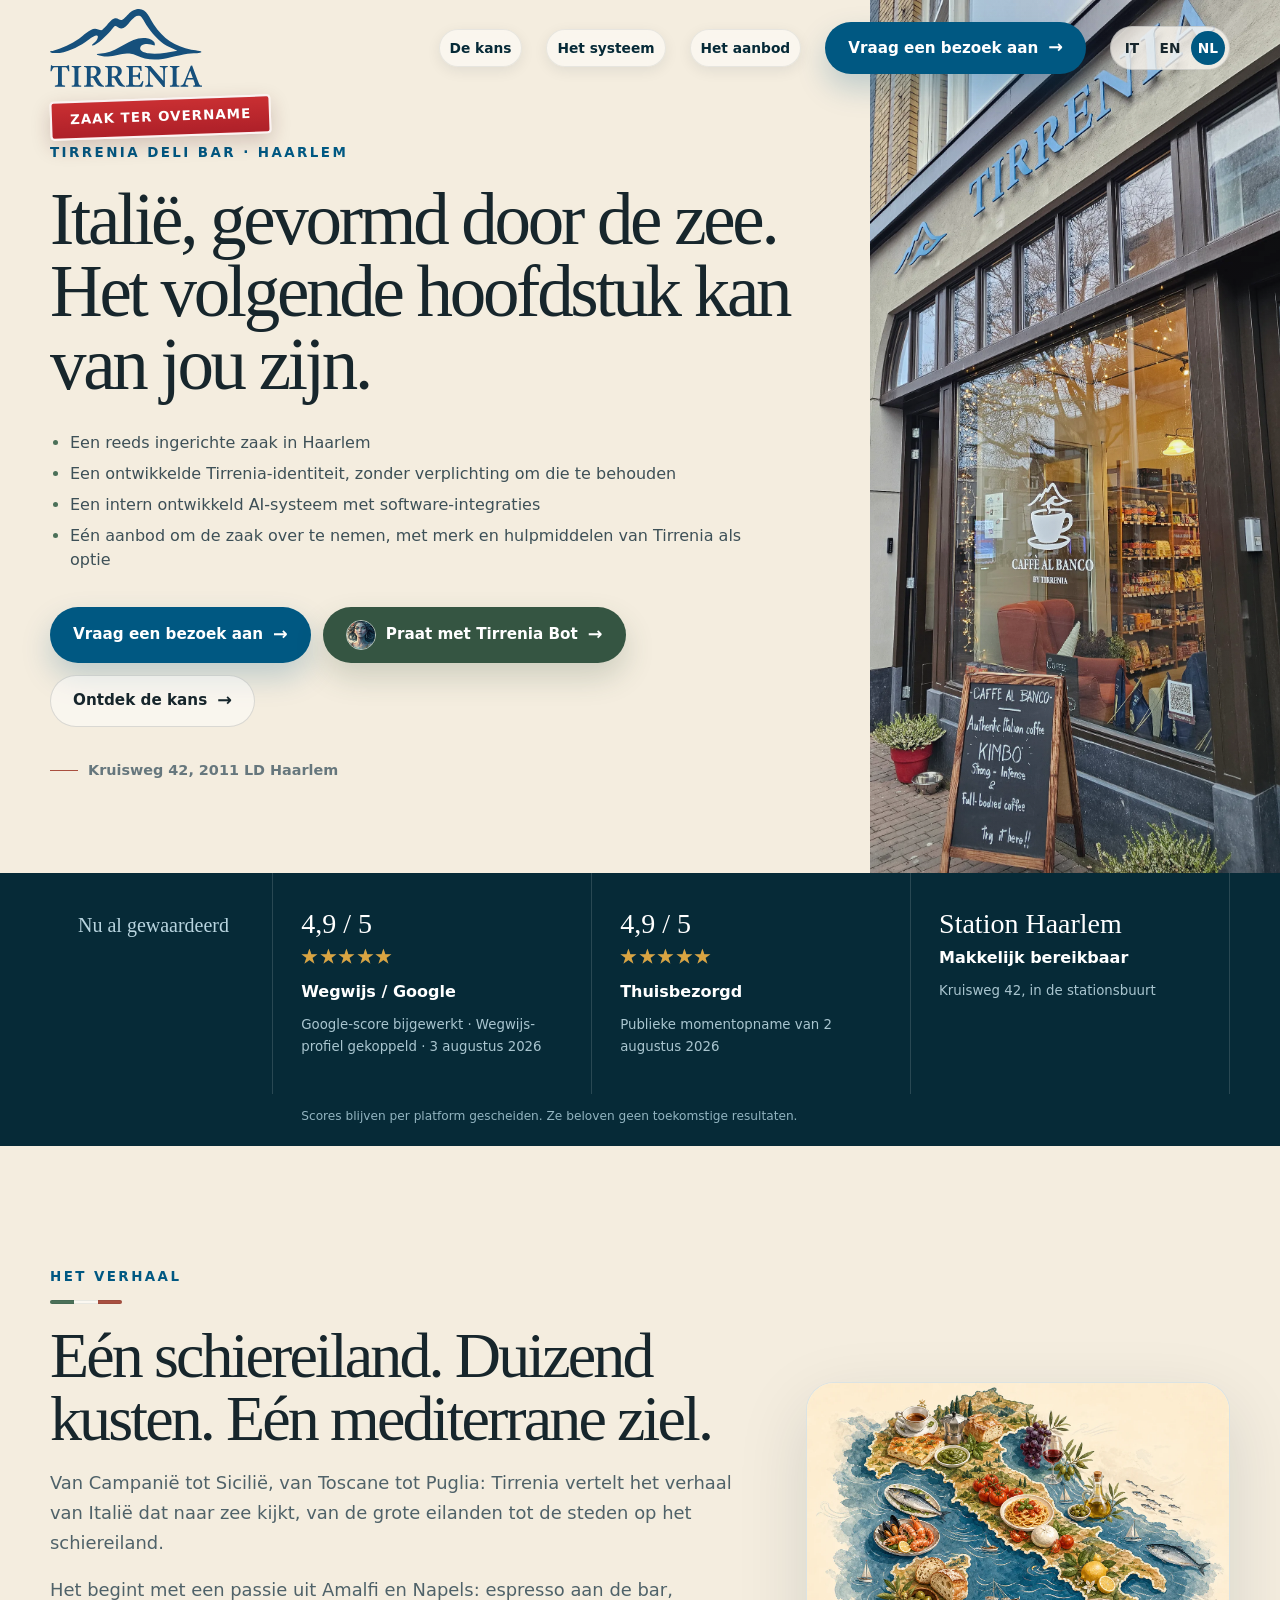
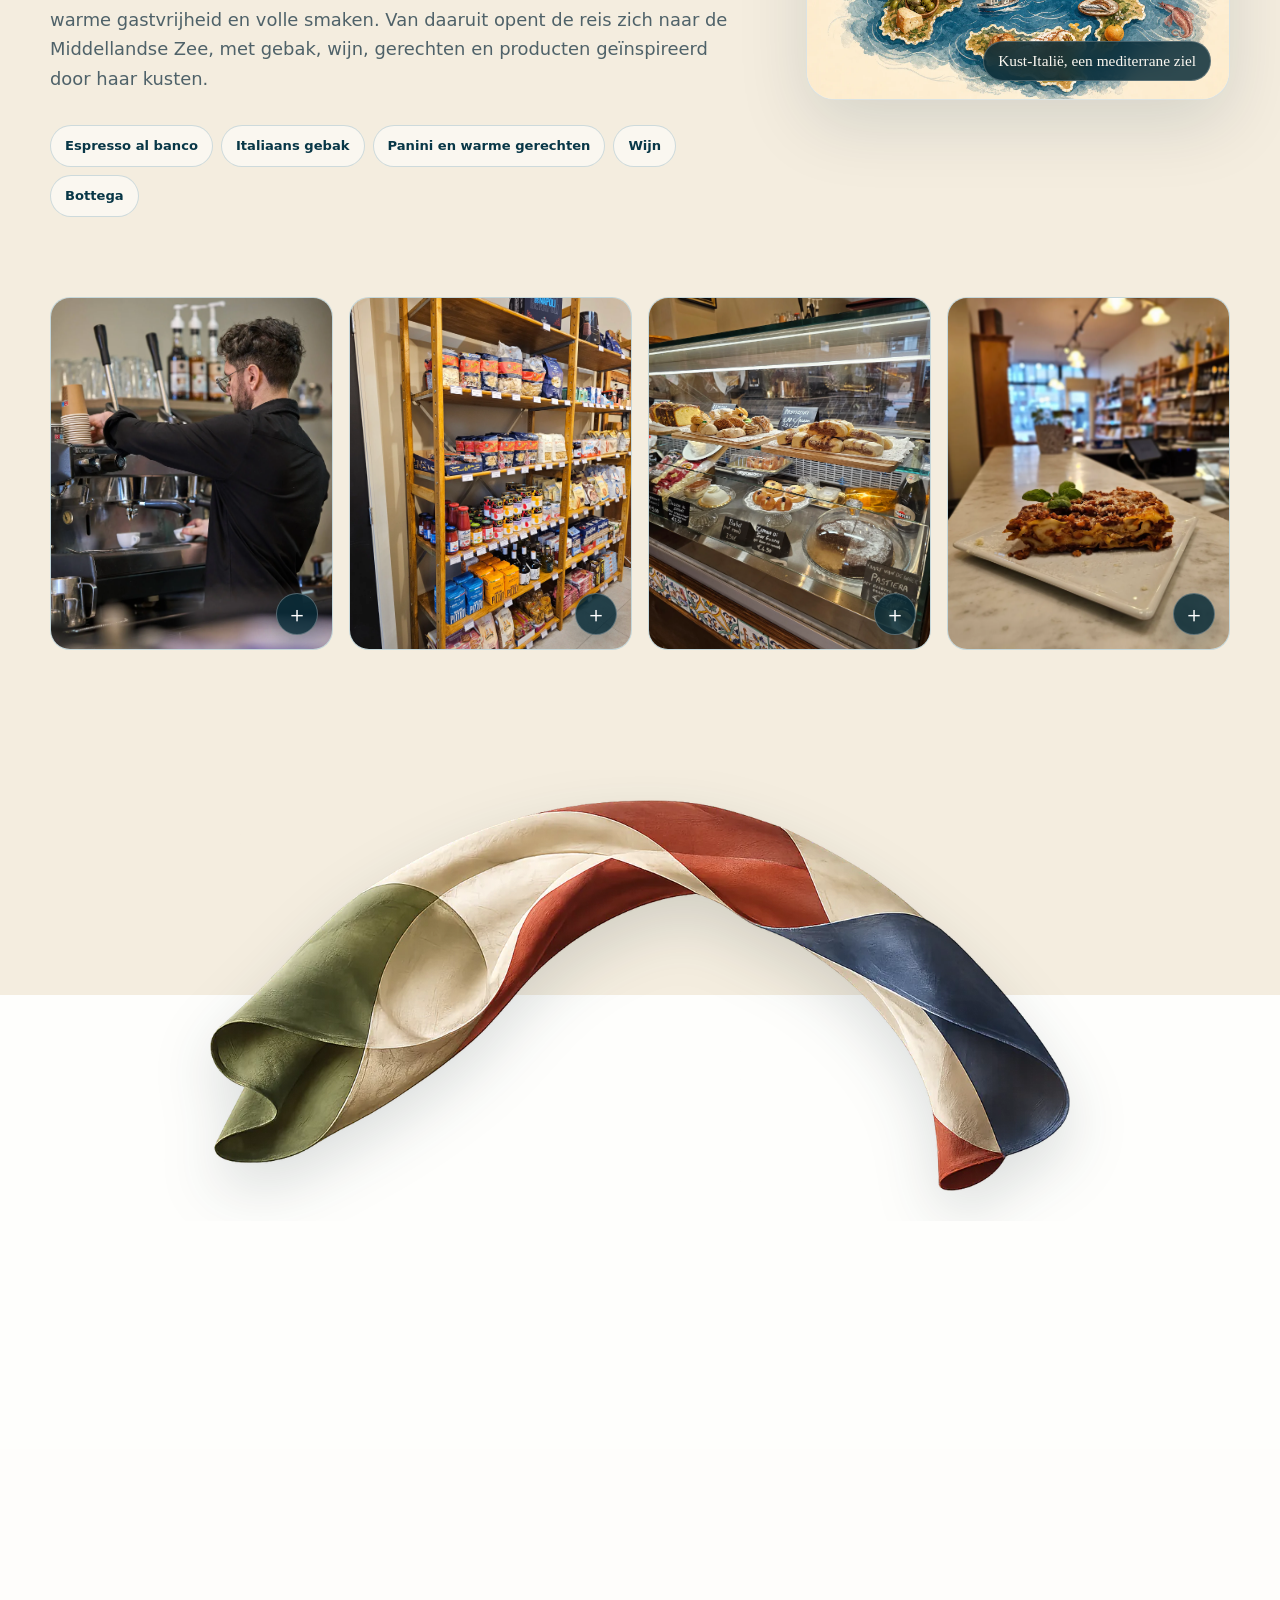
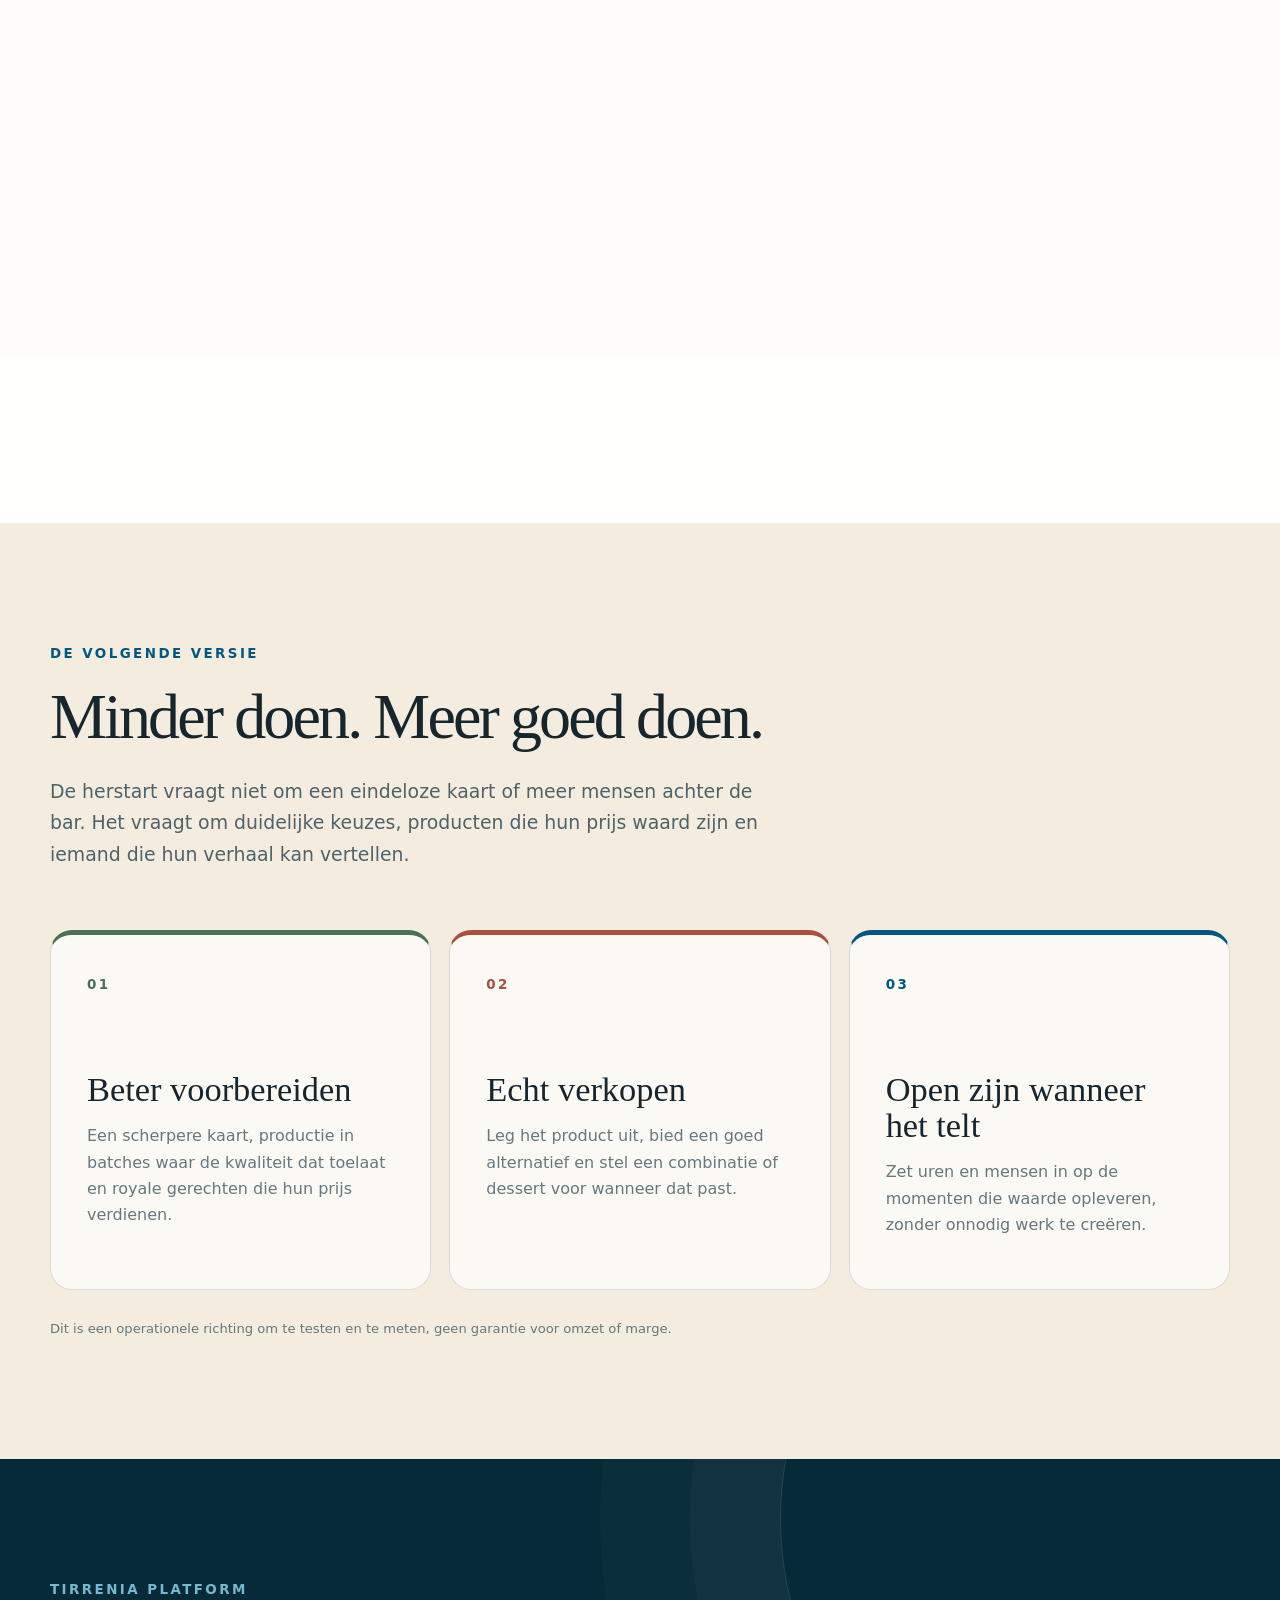
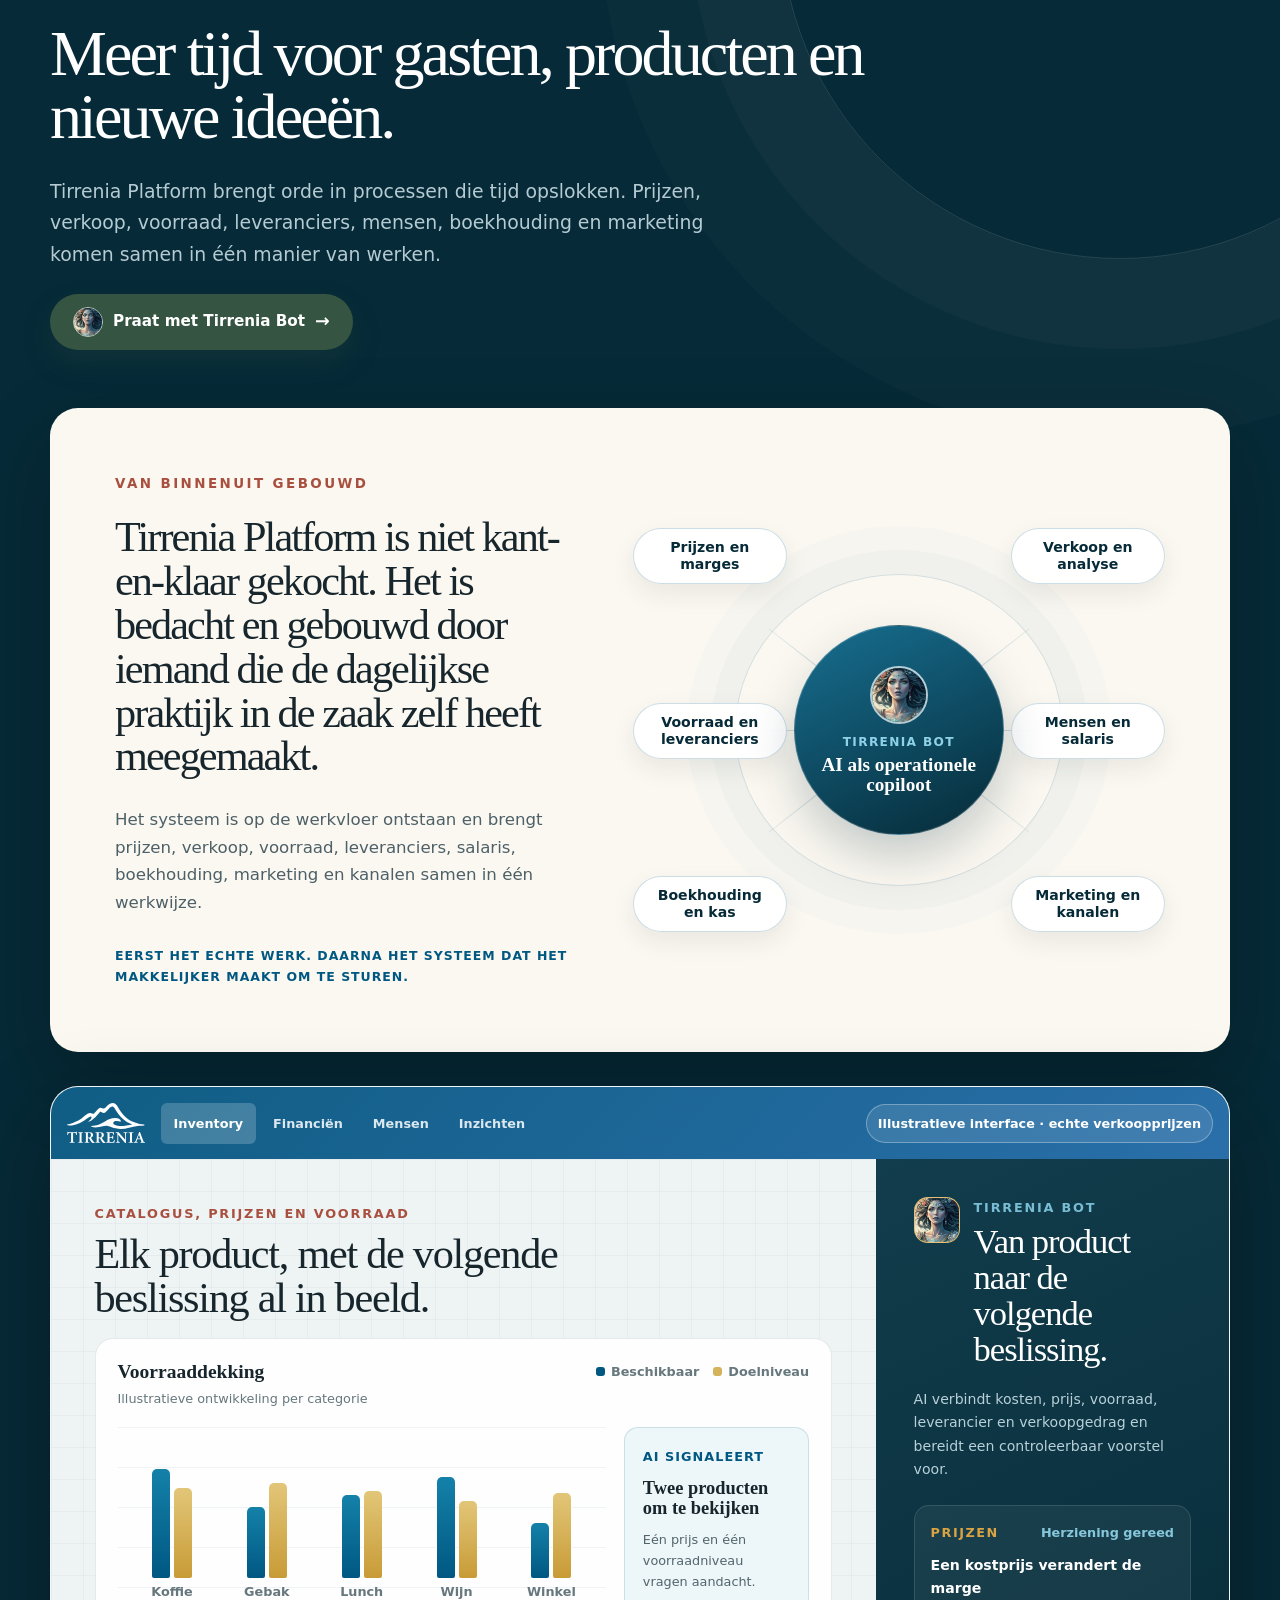
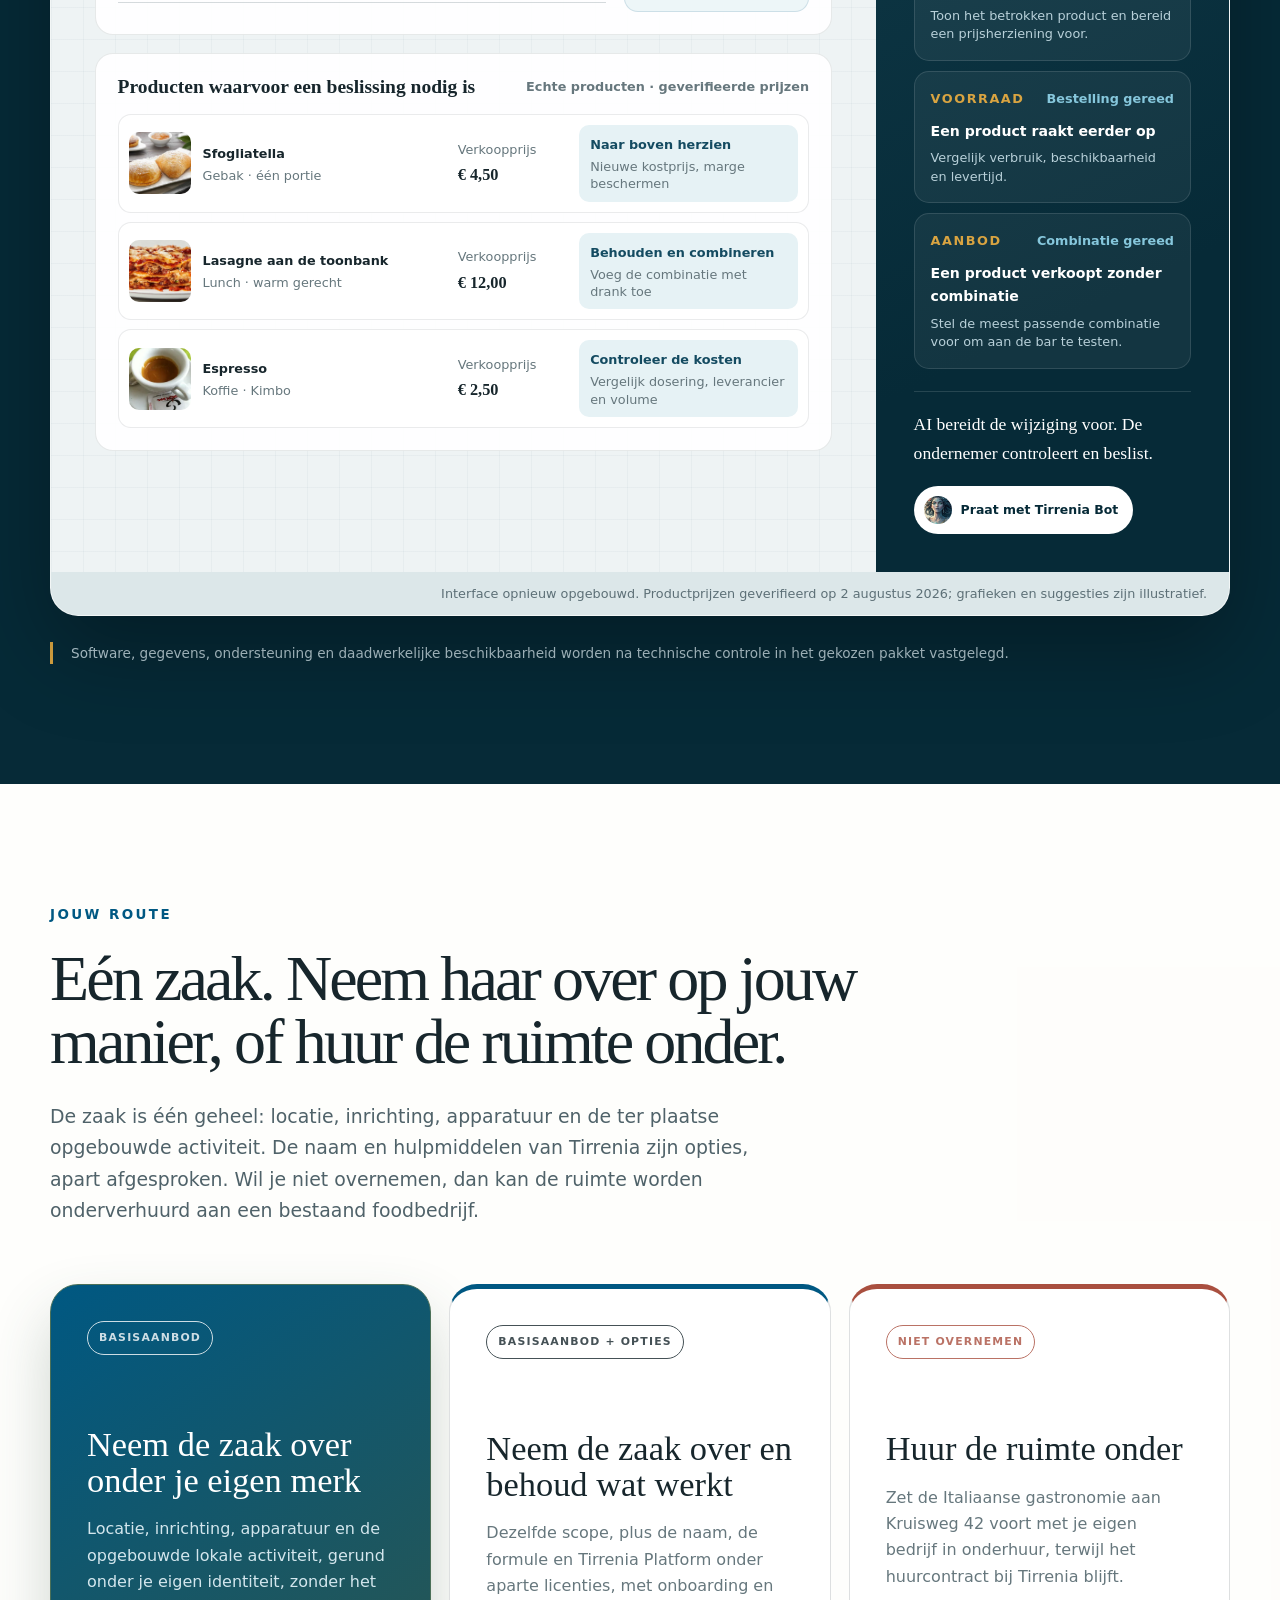
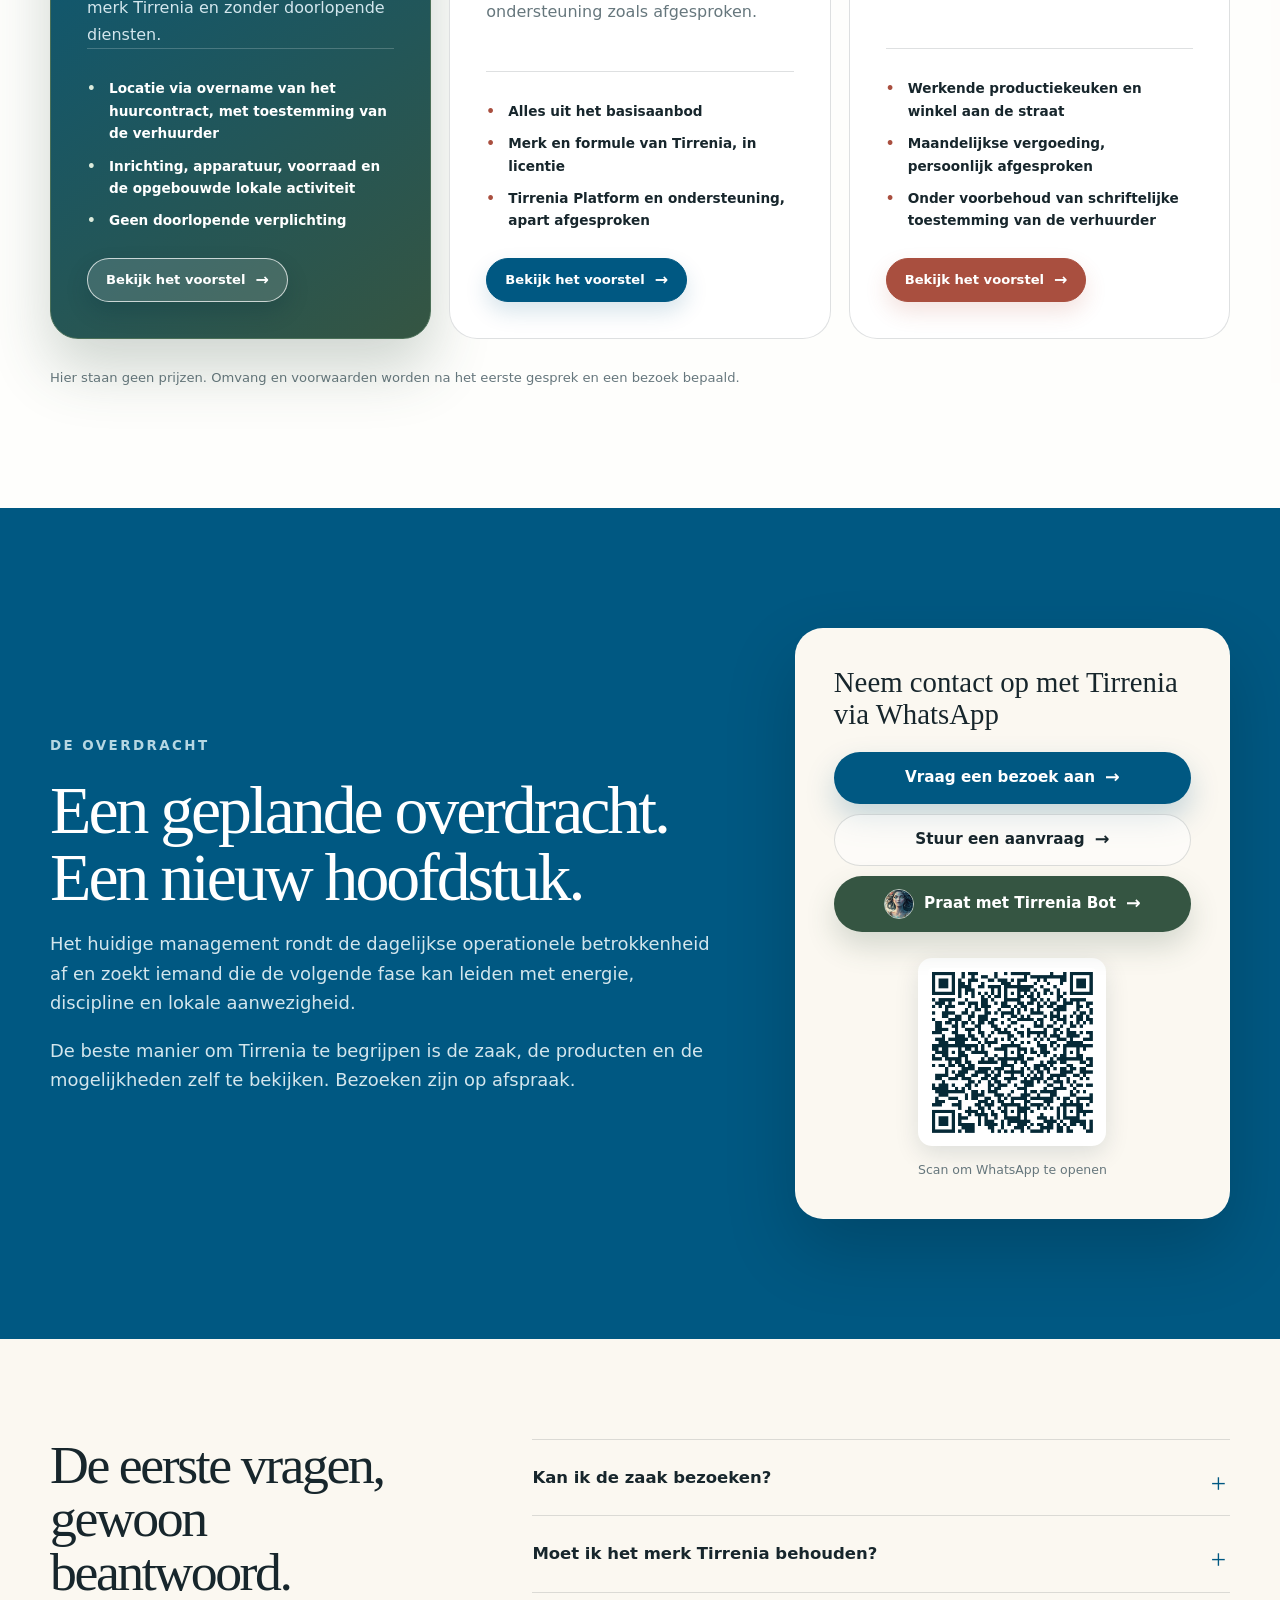
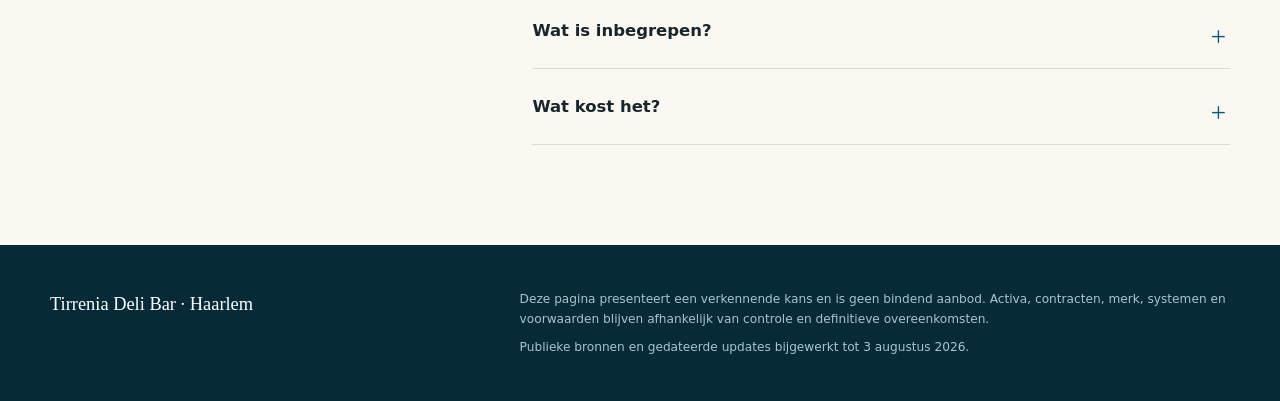
<file: nl/index.html>
<!DOCTYPE html>
<html lang="nl" data-preview-mode="release" data-content-revision="2026-09-17.1">
  <head>
    <meta charset="utf-8">
    <meta name="viewport" content="width=device-width, initial-scale=1">
    <meta name="robots" content="noindex, nofollow, noarchive, nosnippet">
    <meta name="referrer" content="no-referrer">
    <meta name="theme-color" content="#f4eddf">
    <title>Tirrenia Deli Bar Haarlem | Het volgende hoofdstuk</title>
    <meta name="description" content="Een bestaande Italiaanse zaak, een herkenbaar concept en een duidelijke weg naar het volgende hoofdstuk van Tirrenia in Haarlem: de zaak overnemen, of de ruimte onderhuren.">
    <meta property="og:type" content="website">
    <meta property="og:title" content="Tirrenia Deli Bar Haarlem | Het volgende hoofdstuk">
    <meta property="og:description" content="Een bestaande Italiaanse zaak, een herkenbaar concept en een duidelijke weg naar het volgende hoofdstuk van Tirrenia in Haarlem: de zaak overnemen, of de ruimte onderhuren.">
    <meta property="og:url" content="https://next.tirrenia.eu/nl/">
    <meta property="og:locale" content="nl_NL">
    <link rel="canonical" href="https://next.tirrenia.eu/nl/">
    <link rel="alternate" hreflang="it" href="https://next.tirrenia.eu/it/">
    <link rel="alternate" hreflang="en" href="https://next.tirrenia.eu/en/">
    <link rel="alternate" hreflang="nl" href="https://next.tirrenia.eu/nl/">
    <link rel="alternate" hreflang="x-default" href="https://next.tirrenia.eu/it/">
    <link rel="icon" href="/assets/favicon.svg" type="image/svg+xml">
    <link rel="stylesheet" href="/assets/styles.css">

  </head>
  <body>

    <a class="skip-link" href="#main-content">Ga naar de inhoud</a>
    <header class="site-header">
      <div class="site-header__inner container">
        <a class="brand-link" href="/nl/" aria-label="Tirrenia Deli Bar">
          <img src="/assets/logo-tirrenia.svg" alt="Tirrenia Deli Bar" width="367" height="189">
        </a>
        <nav class="site-nav" aria-label="Tirrenia Deli Bar">
          <a href="#opportunity">De kans</a>
          <a href="#system">Het systeem</a>
          <a href="#paths">Het aanbod</a>
          <a class="button button--primary" href="https://wa.me/31644164894?text=Hallo%2C%20ik%20heb%20Tirrenia%20Next%20gezien.%20Ik%20hoor%20graag%20meer%20en%20wil%20een%20bezoek%20plannen." target="_blank" rel="noopener noreferrer">Vraag een bezoek aan</a>
          <span class="language-switch" role="group" aria-label="Taal wijzigen">
            <a href="/it/" lang="it" hreflang="it">IT</a><a href="/en/" lang="en" hreflang="en">EN</a><a href="/nl/" lang="nl" hreflang="nl" aria-current="page">NL</a>
          </span>
        </nav>
      </div>
    </header>
    <main id="main-content">

    <section id="opportunity" class="hero">
      <p class="hero-ribbon"><span>ZAAK TER OVERNAME</span></p>
      <div class="hero__content">
        <div class="hero__copy" data-reveal>
          <p class="eyebrow">Tirrenia Deli Bar · Haarlem</p>
          <h1>Italië, gevormd door de zee. Het volgende hoofdstuk kan van jou zijn.</h1>
          <ul class="hero__points">
            <li>Een reeds ingerichte zaak in Haarlem</li><li>Een ontwikkelde Tirrenia-identiteit, zonder verplichting om die te behouden</li><li>Een intern ontwikkeld AI-systeem met software-integraties</li><li>Eén aanbod om de zaak over te nemen, met merk en hulpmiddelen van Tirrenia als optie</li>
          </ul>
          <div class="hero__actions">
            <a class="button button--primary" href="https://wa.me/31644164894?text=Hallo%2C%20ik%20heb%20Tirrenia%20Next%20gezien.%20Ik%20hoor%20graag%20meer%20en%20wil%20een%20bezoek%20plannen." target="_blank" rel="noopener noreferrer">Vraag een bezoek aan</a>
            <button type="button" class="button button--bot" data-chat-open aria-haspopup="dialog" aria-controls="tirrenia-bot-dialog">
    <img src="/assets/tirrenia-bot-avatar.webp" alt="" width="32" height="32">
    <span>Praat met Tirrenia Bot</span>
  </button>
            <a class="button button--ghost" href="#paths">Ontdek de kans</a>
          </div>
          <p class="hero__address">Kruisweg 42, 2011 LD Haarlem</p>
        </div>
      </div>
      <div class="hero__image">
        <img src="/assets/storefront.webp" alt="De echte gevel van Tirrenia Caffè al Banco in Haarlem" width="1350" height="1800" fetchpriority="high">
      </div>
    </section>

    <section class="proof" aria-label="Nu al gewaardeerd">
      <div class="proof__inner container">
        <div class="proof__label">Nu al gewaardeerd</div>

        <a class="proof-card" href="https://wegwijshaarlem.nl/cafes/tirrenia-caff-al-banco" target="_blank" rel="noopener noreferrer">
          <strong>4,9 / 5</strong>
          <div class="rating-stars" role="img" aria-label="Beoordeling 4,9 van 5" style="--rating-fill: 98%">
            <span class="rating-stars__base" aria-hidden="true">★★★★★</span>
            <span class="rating-stars__fill" aria-hidden="true">★★★★★</span>
          </div>
          <span>Wegwijs / Google</span>
          <small>Google-score bijgewerkt · Wegwijs-profiel gekoppeld · 3 augustus 2026</small>
        </a>
        <a class="proof-card" href="https://www.thuisbezorgd.nl/bestellen/eten/haarlem-2026" target="_blank" rel="noopener noreferrer">
          <strong>4,9 / 5</strong>
          <div class="rating-stars" role="img" aria-label="Beoordeling 4,9 van 5" style="--rating-fill: 98%">
            <span class="rating-stars__base" aria-hidden="true">★★★★★</span>
            <span class="rating-stars__fill" aria-hidden="true">★★★★★</span>
          </div>
          <span>Thuisbezorgd</span>
          <small>Publieke momentopname van 2 augustus 2026</small>
        </a>
        <a class="proof-card" href="https://www.google.com/maps/search/?api=1&amp;query=Kruisweg+42%2C+2011+LD+Haarlem" target="_blank" rel="noopener noreferrer">
          <strong>Station Haarlem</strong>

          <span>Makkelijk bereikbaar</span>
          <small>Kruisweg 42, in de stationsbuurt</small>
        </a>
        <p class="proof__disclaimer">Scores blijven per platform gescheiden. Ze beloven geen toekomstige resultaten.</p>
      </div>
    </section>

    <section id="story" class="section section--cream">
      <div class="container">
        <div class="identity__top">
          <div class="identity__copy" data-reveal>
            <p class="eyebrow">Het verhaal</p>
            <h2 class="section-title">Eén schiereiland. Duizend kusten. Eén mediterrane ziel.</h2>
            <p>Van Campanië tot Sicilië, van Toscane tot Puglia: Tirrenia vertelt het verhaal van Italië dat naar zee kijkt, van de grote eilanden tot de steden op het schiereiland.</p><p>Het begint met een passie uit Amalfi en Napels: espresso aan de bar, warme gastvrijheid en volle smaken. Van daaruit opent de reis zich naar de Middellandse Zee, met gebak, wijn, gerechten en producten geïnspireerd door haar kusten.</p>
            <ul class="tag-list"><li>Espresso al banco</li><li>Italiaans gebak</li><li>Panini en warme gerechten</li><li>Wijn</li><li>Bottega</li></ul>
          </div>
          <figure class="italy-art" data-reveal>
            <img src="/assets/italy-coastal-products.webp" alt="Illustratie van het Italiaanse schiereiland en de eilanden met streekproducten langs de kusten" loading="lazy" width="1448" height="1086">
            <figcaption class="italy-art__label">Kust-Italië, een mediterrane ziel</figcaption>
          </figure>
        </div>
        <section class="story-carousel" data-carousel aria-label="Echte beelden van Tirrenia" data-reveal>
          <div class="story-carousel__viewport" data-carousel-viewport tabindex="0">
            <div class="story-carousel__track" style="--slide-count: 4">
        <figure class="story-carousel__slide" data-carousel-slide role="group" aria-roledescription="slide" aria-label="1 / 4">
          <button class="story-carousel__open" type="button" data-carousel-open data-carousel-index="0" aria-label="Foto vergroten: Espresso wordt bereid aan de koffiemachine van Tirrenia">
            <img src="/assets/barista.webp" alt="Espresso wordt bereid aan de koffiemachine van Tirrenia" loading="lazy" width="1050" height="1400">
            <span class="story-carousel__zoom" aria-hidden="true">＋</span>
          </button>
        </figure>
        <figure class="story-carousel__slide" data-carousel-slide role="group" aria-roledescription="slide" aria-label="2 / 4">
          <button class="story-carousel__open" type="button" data-carousel-open data-carousel-index="1" aria-label="Foto vergroten: De echte winkelschappen van Tirrenia met Italiaanse producten">
            <img src="/assets/shelves.webp" alt="De echte winkelschappen van Tirrenia met Italiaanse producten" loading="lazy" width="1050" height="1400">
            <span class="story-carousel__zoom" aria-hidden="true">＋</span>
          </button>
        </figure>
        <figure class="story-carousel__slide" data-carousel-slide role="group" aria-roledescription="slide" aria-label="3 / 4">
          <button class="story-carousel__open" type="button" data-carousel-open data-carousel-index="2" aria-label="Foto vergroten: De echte toonbank met Italiaans gebak bij Tirrenia">
            <img src="/assets/pastries.webp" alt="De echte toonbank met Italiaans gebak bij Tirrenia" loading="lazy" width="1050" height="1400">
            <span class="story-carousel__zoom" aria-hidden="true">＋</span>
          </button>
        </figure>
        <figure class="story-carousel__slide" data-carousel-slide role="group" aria-roledescription="slide" aria-label="4 / 4">
          <button class="story-carousel__open" type="button" data-carousel-open data-carousel-index="3" aria-label="Foto vergroten: Een echte portie lasagne geserveerd bij Tirrenia">
            <img src="/assets/lasagna.webp" alt="Een echte portie lasagne geserveerd bij Tirrenia" loading="lazy" width="1050" height="1400">
            <span class="story-carousel__zoom" aria-hidden="true">＋</span>
          </button>
        </figure></div>
          </div>
          <div class="story-carousel__controls" data-carousel-controls hidden>
            <button class="story-carousel__arrow" type="button" data-carousel-previous aria-label="Vorige foto">
              <span aria-hidden="true">←</span>
            </button>
            <div class="story-carousel__dots">
        <button class="story-carousel__dot" type="button" data-carousel-dot data-carousel-index="0" aria-label="Espresso wordt bereid aan de koffiemachine van Tirrenia" aria-current="true"></button>
        <button class="story-carousel__dot" type="button" data-carousel-dot data-carousel-index="1" aria-label="De echte winkelschappen van Tirrenia met Italiaanse producten"></button>
        <button class="story-carousel__dot" type="button" data-carousel-dot data-carousel-index="2" aria-label="De echte toonbank met Italiaans gebak bij Tirrenia"></button>
        <button class="story-carousel__dot" type="button" data-carousel-dot data-carousel-index="3" aria-label="Een echte portie lasagne geserveerd bij Tirrenia"></button></div>
            <button class="story-carousel__arrow" type="button" data-carousel-next aria-label="Volgende foto">
              <span aria-hidden="true">→</span>
            </button>
          </div>
          <p class="visually-hidden" data-carousel-status aria-live="polite">1 / 4</p>
          <dialog class="photo-lightbox" data-photo-dialog aria-labelledby="photo-lightbox-title">
            <div class="photo-lightbox__panel">
              <h2 class="visually-hidden" id="photo-lightbox-title">Echte beelden van Tirrenia</h2>
              <button class="photo-lightbox__close" type="button" data-photo-close aria-label="Foto sluiten">
                <span aria-hidden="true">×</span>
              </button>
              <figure class="photo-lightbox__figure">
                <img data-photo-image src="/assets/barista.webp" alt="Espresso wordt bereid aan de koffiemachine van Tirrenia">
                <figcaption data-photo-caption>Espresso wordt bereid aan de koffiemachine van Tirrenia</figcaption>
              </figure>
              <div class="photo-lightbox__navigation">
                <button type="button" data-photo-previous aria-label="Vorige foto">
                  <span aria-hidden="true">←</span>
                </button>
                <p data-photo-status aria-live="polite">1 / 4</p>
                <button type="button" data-photo-next aria-label="Volgende foto">
                  <span aria-hidden="true">→</span>
                </button>
              </div>
            </div>
          </dialog>
        </section>
      </div>
    </section>
    <figure class="cultural-bridge" data-reveal>
      <img src="/assets/italy-netherlands-ribbon.webp" alt="Stoffen lint dat Italiaanse en Nederlandse kleuren tot een brug verweeft" loading="lazy" width="1200" height="528">
    </figure>

    <section id="ready" class="section section--white">
      <div class="ready-grid container">
        <div data-reveal>
          <p class="eyebrow">Het vertrekpunt</p>
          <h2 class="section-title">Je begint niet met een lege ruimte.</h2>
          <p class="section-intro">De zaak is al functioneel en georganiseerd. Er is een identiteit, een aanbod, digitale kanalen, kennis van leveranciers en een operationele basis. Wat nodig is, zijn een frisse blik en een paar gerichte verbeteringen.</p>
          <ul class="fact-list"><li>Een zichtbaar en herkenbaar concept</li><li>Een bestaande ingerichte zaak in Haarlem</li><li>Producten, menu en verkoopkanalen die al bestaan</li><li>Operationele kennis binnen een afgesproken overdracht</li></ul>
        </div>
        <aside class="profile-panel" aria-labelledby="profile-title" data-reveal>
          <h3 id="profile-title">Dit kan het juiste project zijn voor</h3>

        <article class="profile-card">
          <h4>Iemand die er echt wil staan</h4>
          <p>Een persoon die graag aan de bar werkt, klanten leert kennen en elke dag aan een eigen project wil bouwen.</p>
        </article>
        <article class="profile-card">
          <h4>Een ervaren horecabedrijf</h4>
          <p>Een bedrijf dat een onderscheidend Italiaans concept, een bestaande locatie en een basis om verder te bouwen zoekt.</p>
        </article>
          <p class="caveat">De uiteindelijke omvang van de locatie, activa, contracten, het merk en de systemen wordt vóór elke overeenkomst bevestigd.</p>
        </aside>
      </div>
    </section>

    <section id="growth" class="section section--cream">
      <div class="container">
        <p class="eyebrow">De volgende versie</p>
        <h2 class="section-title">Minder doen. Meer goed doen.</h2>
        <p class="section-intro">De herstart vraagt niet om een eindeloze kaart of meer mensen achter de bar. Het vraagt om duidelijke keuzes, producten die hun prijs waard zijn en iemand die hun verhaal kan vertellen.</p>
        <div class="lever-grid">
        <article class="lever-card" data-reveal>
          <span class="lever-card__number">01</span>
          <h3>Beter voorbereiden</h3>
          <p>Een scherpere kaart, productie in batches waar de kwaliteit dat toelaat en royale gerechten die hun prijs verdienen.</p>
        </article>
        <article class="lever-card" data-reveal>
          <span class="lever-card__number">02</span>
          <h3>Echt verkopen</h3>
          <p>Leg het product uit, bied een goed alternatief en stel een combinatie of dessert voor wanneer dat past.</p>
        </article>
        <article class="lever-card" data-reveal>
          <span class="lever-card__number">03</span>
          <h3>Open zijn wanneer het telt</h3>
          <p>Zet uren en mensen in op de momenten die waarde opleveren, zonder onnodig werk te creëren.</p>
        </article></div>
        <p class="section-note">Dit is een operationele richting om te testen en te meten, geen garantie voor omzet of marge.</p>
      </div>
    </section>

    <section id="system" class="section system-section">
      <div class="container">
        <div data-reveal>
          <p class="eyebrow">Tirrenia Platform</p>
          <h2 class="section-title">Meer tijd voor gasten, producten en nieuwe ideeën.</h2>
          <p class="section-intro">Tirrenia Platform brengt orde in processen die tijd opslokken. Prijzen, verkoop, voorraad, leveranciers, mensen, boekhouding en marketing komen samen in één manier van werken.</p>
          <div class="system-section__chat"><button type="button" class="button button--bot" data-chat-open aria-haspopup="dialog" aria-controls="tirrenia-bot-dialog">
    <img src="/assets/tirrenia-bot-avatar.webp" alt="" width="32" height="32">
    <span>Praat met Tirrenia Bot</span>
  </button></div>
        </div>
        <div class="creator-story" data-reveal>
          <div class="creator-story__copy">
            <div class="creator-story__text">
              <p class="eyebrow">Van binnenuit gebouwd</p>
              <blockquote>Tirrenia Platform is niet kant-en-klaar gekocht. Het is bedacht en gebouwd door iemand die de dagelijkse praktijk in de zaak zelf heeft meegemaakt.</blockquote>
              <p>Het systeem is op de werkvloer ontstaan en brengt prijzen, verkoop, voorraad, leveranciers, salaris, boekhouding, marketing en kanalen samen in één werkwijze.</p>
              <small>Eerst het echte werk. Daarna het systeem dat het makkelijker maakt om te sturen.</small>
            </div>
            <div class="creator-ecosystem" data-creator-ecosystem role="group" aria-label="Tirrenia Bot verbindt vanuit het midden zes operationele gebieden van het platform">
              <div class="creator-ecosystem__orbit" aria-hidden="true"><i class="creator-ecosystem__spoke creator-ecosystem__spoke--1"></i><i class="creator-ecosystem__spoke creator-ecosystem__spoke--2"></i><i class="creator-ecosystem__spoke creator-ecosystem__spoke--3"></i><i class="creator-ecosystem__spoke creator-ecosystem__spoke--4"></i><i class="creator-ecosystem__spoke creator-ecosystem__spoke--5"></i><i class="creator-ecosystem__spoke creator-ecosystem__spoke--6"></i></div>
              <button type="button" class="creator-ecosystem__centre" data-chat-open aria-haspopup="dialog" aria-controls="tirrenia-bot-dialog" aria-label="Praat met Tirrenia Bot">
                <img src="/assets/tirrenia-bot-avatar.webp" alt="" width="68" height="68">
                <small>Tirrenia Bot</small>
                <strong>AI als operationele copiloot</strong>
              </button>

        <span class="creator-ecosystem__node creator-ecosystem__node--1" data-creator-ecosystem-node>
          Prijzen en marges
        </span>
        <span class="creator-ecosystem__node creator-ecosystem__node--2" data-creator-ecosystem-node>
          Verkoop en analyse
        </span>
        <span class="creator-ecosystem__node creator-ecosystem__node--3" data-creator-ecosystem-node>
          Voorraad en leveranciers
        </span>
        <span class="creator-ecosystem__node creator-ecosystem__node--4" data-creator-ecosystem-node>
          Mensen en salaris
        </span>
        <span class="creator-ecosystem__node creator-ecosystem__node--5" data-creator-ecosystem-node>
          Boekhouding en kas
        </span>
        <span class="creator-ecosystem__node creator-ecosystem__node--6" data-creator-ecosystem-node>
          Marketing en kanalen
        </span>
            </div>
          </div>
        </div>
        <div class="platform-mockup" data-platform-mockup data-reveal>
          <div class="platform-mockup__bar">
            <span class="platform-brand">
              <img src="/assets/logo-tirrenia.svg" alt="Tirrenia" width="144" height="64">
              <span class="visually-hidden">Tirrenia Platform</span>
            </span>
            <div class="platform-tabs" role="tablist" aria-label="Tirrenia Platform">

        <button
          class="platform-tab"
          id="platform-tab-inventory"
          type="button"
          role="tab"
          aria-selected="true"
          aria-controls="platform-panel-inventory"
          data-platform-tab="inventory"
        >Inventory</button>
        <button
          class="platform-tab"
          id="platform-tab-finance"
          type="button"
          role="tab"
          aria-selected="false"
          aria-controls="platform-panel-finance"
          data-platform-tab="finance" tabindex="-1"
        >Financiën</button>
        <button
          class="platform-tab"
          id="platform-tab-people"
          type="button"
          role="tab"
          aria-selected="false"
          aria-controls="platform-panel-people"
          data-platform-tab="people" tabindex="-1"
        >Mensen</button>
        <button
          class="platform-tab"
          id="platform-tab-insights"
          type="button"
          role="tab"
          aria-selected="false"
          aria-controls="platform-panel-insights"
          data-platform-tab="insights" tabindex="-1"
        >Inzichten</button>
            </div>
            <span class="platform-mockup__badge">Illustratieve interface · echte verkoopprijzen</span>
          </div>

        <div
          class="platform-mockup__body"
          id="platform-panel-inventory"
          role="tabpanel"
          aria-labelledby="platform-tab-inventory"
          data-platform-panel="inventory"
        >
          <section class="platform-workspace">
            <p class="platform-kicker">Catalogus, prijzen en voorraad</p>
            <h3>Elk product, met de volgende beslissing al in beeld.</h3>

    <section class="platform-visual" data-platform-chart aria-label="Voorraaddekking">
      <div class="platform-visual__header">
        <div>
          <h4>Voorraaddekking</h4>
          <p>Illustratieve ontwikkeling per categorie</p>
        </div>
        <div class="platform-chart__legend" aria-hidden="true">
          <span><i class="platform-chart__key platform-chart__key--primary"></i>Beschikbaar</span>
          <span><i class="platform-chart__key platform-chart__key--compare"></i>Doelniveau</span>
        </div>
      </div>
      <div class="platform-visual__body">
        <div class="platform-chart" role="img" aria-label="Illustratieve grafiek die voorraad en doelniveau vergelijkt">

        <div class="platform-chart__group">
          <div class="platform-chart__pair" aria-hidden="true">
            <span class="platform-chart__bar platform-chart__bar--primary" style="--bar-height: 82%"></span>
            <span class="platform-chart__bar platform-chart__bar--compare" style="--bar-height: 68%"></span>
          </div>
          <small>Koffie</small>
        </div>
        <div class="platform-chart__group">
          <div class="platform-chart__pair" aria-hidden="true">
            <span class="platform-chart__bar platform-chart__bar--primary" style="--bar-height: 54%"></span>
            <span class="platform-chart__bar platform-chart__bar--compare" style="--bar-height: 72%"></span>
          </div>
          <small>Gebak</small>
        </div>
        <div class="platform-chart__group">
          <div class="platform-chart__pair" aria-hidden="true">
            <span class="platform-chart__bar platform-chart__bar--primary" style="--bar-height: 63%"></span>
            <span class="platform-chart__bar platform-chart__bar--compare" style="--bar-height: 66%"></span>
          </div>
          <small>Lunch</small>
        </div>
        <div class="platform-chart__group">
          <div class="platform-chart__pair" aria-hidden="true">
            <span class="platform-chart__bar platform-chart__bar--primary" style="--bar-height: 76%"></span>
            <span class="platform-chart__bar platform-chart__bar--compare" style="--bar-height: 58%"></span>
          </div>
          <small>Wijn</small>
        </div>
        <div class="platform-chart__group">
          <div class="platform-chart__pair" aria-hidden="true">
            <span class="platform-chart__bar platform-chart__bar--primary" style="--bar-height: 42%"></span>
            <span class="platform-chart__bar platform-chart__bar--compare" style="--bar-height: 64%"></span>
          </div>
          <small>Winkel</small>
        </div>
        </div>
        <aside class="platform-visual__insight" aria-label="AI signaleert: Twee producten om te bekijken">
          <small>AI signaleert</small>
          <strong>Twee producten om te bekijken</strong>
          <p>Eén prijs en één voorraadniveau vragen aandacht.</p>
        </aside>
      </div>
    </section>
    <section class="platform-products" aria-label="Producten waarvoor een beslissing nodig is">
      <div class="platform-products__header">
        <h4>Producten waarvoor een beslissing nodig is</h4>
        <span>Echte producten · geverifieerde prijzen</span>
      </div>
      <div class="platform-products__list">
        <article class="platform-product" data-platform-product>
          <img src="/assets/product-sfogliatella.webp" alt="Sfogliatella" loading="lazy" width="160" height="160">
          <div class="platform-product__identity">
            <strong>Sfogliatella</strong>
            <span>Gebak · één portie</span>
          </div>
          <div class="platform-product__price">
            <small>Verkoopprijs</small>
            <strong>€ 4,50</strong>
          </div>
          <div class="platform-product__suggestion">
            <strong>Naar boven herzien</strong>
            <span>Nieuwe kostprijs, marge beschermen</span>
          </div>
        </article>
        <article class="platform-product" data-platform-product>
          <img src="/assets/product-lasagna.webp" alt="Lasagne aan de toonbank" loading="lazy" width="160" height="160">
          <div class="platform-product__identity">
            <strong>Lasagne aan de toonbank</strong>
            <span>Lunch · warm gerecht</span>
          </div>
          <div class="platform-product__price">
            <small>Verkoopprijs</small>
            <strong>€ 12,00</strong>
          </div>
          <div class="platform-product__suggestion">
            <strong>Behouden en combineren</strong>
            <span>Voeg de combinatie met drank toe</span>
          </div>
        </article>
        <article class="platform-product" data-platform-product>
          <img src="/assets/product-espresso.webp" alt="Espresso" loading="lazy" width="160" height="160">
          <div class="platform-product__identity">
            <strong>Espresso</strong>
            <span>Koffie · Kimbo</span>
          </div>
          <div class="platform-product__price">
            <small>Verkoopprijs</small>
            <strong>€ 2,50</strong>
          </div>
          <div class="platform-product__suggestion">
            <strong>Controleer de kosten</strong>
            <span>Vergelijk dosering, leverancier en volume</span>
          </div>
        </article></div>
    </section>
          </section>
          <aside class="ai-sidebar" aria-label="Van product naar de volgende beslissing.">
            <div class="ai-sidebar__heading">
              <span class="ai-sidebar__mark" aria-hidden="true">
                <img src="/assets/tirrenia-bot-avatar.webp" alt="" width="46" height="46">
              </span>
              <div>
                <p>Tirrenia Bot</p>
                <h3>Van product naar de volgende beslissing.</h3>
              </div>
            </div>
            <p class="ai-sidebar__intro">AI verbindt kosten, prijs, voorraad, leverancier en verkoopgedrag en bereidt een controleerbaar voorstel voor.</p>
            <div class="ai-problems">
            <article class="ai-problem" data-ai-problem>
              <div class="ai-problem__top">
                <span>Prijzen</span>
                <small>Herziening gereed</small>
              </div>
              <strong>Een kostprijs verandert de marge</strong>
              <p>Toon het betrokken product en bereid een prijsherziening voor.</p>
            </article>
            <article class="ai-problem" data-ai-problem>
              <div class="ai-problem__top">
                <span>Voorraad</span>
                <small>Bestelling gereed</small>
              </div>
              <strong>Een product raakt eerder op</strong>
              <p>Vergelijk verbruik, beschikbaarheid en levertijd.</p>
            </article>
            <article class="ai-problem" data-ai-problem>
              <div class="ai-problem__top">
                <span>Aanbod</span>
                <small>Combinatie gereed</small>
              </div>
              <strong>Een product verkoopt zonder combinatie</strong>
              <p>Stel de meest passende combinatie voor om aan de bar te testen.</p>
            </article></div>
            <p class="ai-sidebar__footer">AI bereidt de wijziging voor. De ondernemer controleert en beslist.</p>
            <button type="button" class="ai-sidebar__chat" data-chat-open aria-haspopup="dialog" aria-controls="tirrenia-bot-dialog">
    <img src="/assets/tirrenia-bot-avatar.webp" alt="" width="32" height="32">
    <span>Praat met Tirrenia Bot</span>
  </button>
          </aside>
        </div>
        <div
          class="platform-mockup__body"
          id="platform-panel-finance"
          role="tabpanel"
          aria-labelledby="platform-tab-finance"
          data-platform-panel="finance" hidden
        >
          <section class="platform-workspace">
            <p class="platform-kicker">Operationeel centrum</p>
            <h3>Budget en beslissingen op één plek</h3>
            <div class="platform-summaries">
            <article class="platform-summary platform-summary--good">
              <small>Budget van de periode</small>
              <strong>Onder controle</strong>
              <span>Afwijkingen zijn zichtbaar</span>
            </article>
            <article class="platform-summary platform-summary--warm">
              <small>Leveringen</small>
              <strong>Aandacht nodig</strong>
              <span>Vergelijking gereed</span>
            </article>
            <article class="platform-summary platform-summary--alert">
              <small>Prijzen</small>
              <strong>Controleren</strong>
              <span>Marge beschermen</span>
            </article></div>
    <section class="platform-visual" data-platform-chart aria-label="Operationeel budget">
      <div class="platform-visual__header">
        <div>
          <h4>Operationeel budget</h4>
          <p>Illustratief plan en verloop</p>
        </div>
        <div class="platform-chart__legend" aria-hidden="true">
          <span><i class="platform-chart__key platform-chart__key--primary"></i>Verloop</span>
          <span><i class="platform-chart__key platform-chart__key--compare"></i>Plan</span>
        </div>
      </div>
      <div class="platform-visual__body">
        <div class="platform-chart" role="img" aria-label="Illustratieve grafiek die verloop en plan per kostencategorie vergelijkt">

        <div class="platform-chart__group">
          <div class="platform-chart__pair" aria-hidden="true">
            <span class="platform-chart__bar platform-chart__bar--primary" style="--bar-height: 76%"></span>
            <span class="platform-chart__bar platform-chart__bar--compare" style="--bar-height: 64%"></span>
          </div>
          <small>Goederen</small>
        </div>
        <div class="platform-chart__group">
          <div class="platform-chart__pair" aria-hidden="true">
            <span class="platform-chart__bar platform-chart__bar--primary" style="--bar-height: 58%"></span>
            <span class="platform-chart__bar platform-chart__bar--compare" style="--bar-height: 62%"></span>
          </div>
          <small>Mensen</small>
        </div>
        <div class="platform-chart__group">
          <div class="platform-chart__pair" aria-hidden="true">
            <span class="platform-chart__bar platform-chart__bar--primary" style="--bar-height: 66%"></span>
            <span class="platform-chart__bar platform-chart__bar--compare" style="--bar-height: 66%"></span>
          </div>
          <small>Locatie</small>
        </div>
        <div class="platform-chart__group">
          <div class="platform-chart__pair" aria-hidden="true">
            <span class="platform-chart__bar platform-chart__bar--primary" style="--bar-height: 48%"></span>
            <span class="platform-chart__bar platform-chart__bar--compare" style="--bar-height: 42%"></span>
          </div>
          <small>Kanalen</small>
        </div>
        <div class="platform-chart__group">
          <div class="platform-chart__pair" aria-hidden="true">
            <span class="platform-chart__bar platform-chart__bar--primary" style="--bar-height: 35%"></span>
            <span class="platform-chart__bar platform-chart__bar--compare" style="--bar-height: 48%"></span>
          </div>
          <small>Overig</small>
        </div>
        </div>
        <aside class="platform-visual__insight" aria-label="AI signaleert: Eén categorie boven plan">
          <small>AI signaleert</small>
          <strong>Eén categorie boven plan</strong>
          <p>De posten achter de afwijking zijn al gegroepeerd.</p>
        </aside>
      </div>
    </section>
          </section>
          <aside class="ai-sidebar" aria-label="Van probleem naar volgende stap.">
            <div class="ai-sidebar__heading">
              <span class="ai-sidebar__mark" aria-hidden="true">
                <img src="/assets/tirrenia-bot-avatar.webp" alt="" width="46" height="46">
              </span>
              <div>
                <p>Tirrenia Bot</p>
                <h3>Van probleem naar volgende stap.</h3>
              </div>
            </div>
            <p class="ai-sidebar__intro">AI verbindt kosten, prijzen, leveringen en budget en bereidt een voorstel voor om te beoordelen.</p>
            <div class="ai-problems">
            <article class="ai-problem" data-ai-problem>
              <div class="ai-problem__top">
                <span>Prijzen</span>
                <small>Voorstel gereed</small>
              </div>
              <strong>Een kostprijs is veranderd</strong>
              <p>Bereken de prijs opnieuw, bescherm de marge en toon wat gecontroleerd moet worden.</p>
            </article>
            <article class="ai-problem" data-ai-problem>
              <div class="ai-problem__top">
                <span>Leveringen</span>
                <small>Vergelijking gereed</small>
              </div>
              <strong>Voorraad daalt eerder dan verwacht</strong>
              <p>Vergelijk behoefte, levertijden en alternatieven van leveranciers.</p>
            </article>
            <article class="ai-problem" data-ai-problem>
              <div class="ai-problem__top">
                <span>Budget</span>
                <small>Analyse gereed</small>
              </div>
              <strong>Een categorie ligt boven plan</strong>
              <p>Vind de posten achter de afwijking en bereid de opties voor.</p>
            </article></div>
            <p class="ai-sidebar__footer">AI bereidt voor. De ondernemer beslist.</p>
            <button type="button" class="ai-sidebar__chat" data-chat-open aria-haspopup="dialog" aria-controls="tirrenia-bot-dialog">
    <img src="/assets/tirrenia-bot-avatar.webp" alt="" width="32" height="32">
    <span>Praat met Tirrenia Bot</span>
  </button>
          </aside>
        </div>
        <div
          class="platform-mockup__body"
          id="platform-panel-people"
          role="tabpanel"
          aria-labelledby="platform-tab-people"
          data-platform-panel="people" hidden
        >
          <section class="platform-workspace">
            <p class="platform-kicker">Mensen en diensten</p>
            <h3>Zet mensen in waar ze waarde creëren.</h3>
            <div class="platform-summaries">
            <article class="platform-summary platform-summary--good">
              <small>Bezetting</small>
              <strong>Balans nodig</strong>
              <span>Aanwezig bij pieken</span>
            </article>
            <article class="platform-summary platform-summary--warm">
              <small>Gewerkte uren</small>
              <strong>Blijven volgen</strong>
              <span>Nuttige en rustige uren</span>
            </article>
            <article class="platform-summary platform-summary--alert">
              <small>Vaardigheden</small>
              <strong>Versterken</strong>
              <span>Product en taal</span>
            </article></div>
        <div class="platform-attention">
          <h4>Wat aandacht nodig heeft</h4>
          <ul>
            <li>
              <span>Een piek vraagt twee taken tegelijk</span>
              <strong>Bezetting bekijken</strong>
            </li>
            <li>
              <span>Twee mensen overlappen in een rustig tijdvak</span>
              <strong>Eenvoudiger maken</strong>
            </li>
            <li>
              <span>Sommige producten zijn aan de bar weinig bekend</span>
              <strong>Training voorbereiden</strong>
            </li></ul>
        </div>
          </section>
          <aside class="ai-sidebar" aria-label="Logischere diensten. Nuttiger werk.">
            <div class="ai-sidebar__heading">
              <span class="ai-sidebar__mark" aria-hidden="true">
                <img src="/assets/tirrenia-bot-avatar.webp" alt="" width="46" height="46">
              </span>
              <div>
                <p>Tirrenia Bot</p>
                <h3>Logischere diensten. Nuttiger werk.</h3>
              </div>
            </div>
            <p class="ai-sidebar__intro">AI vergelijkt werkdruk, vaardigheden en uren om een logischere bezetting voor te bereiden.</p>
            <div class="ai-problems">
            <article class="ai-problem" data-ai-problem>
              <div class="ai-problem__top">
                <span>Diensten</span>
                <small>Bezetting gereed</small>
              </div>
              <strong>Een piek heeft te weinig bezetting</strong>
              <p>Vergelijk gelijktijdige taken en stel het kleinste nuttige steunmoment voor.</p>
            </article>
            <article class="ai-problem" data-ai-problem>
              <div class="ai-problem__top">
                <span>Uren</span>
                <small>Rooster bekeken</small>
              </div>
              <strong>Twee mensen zijn aanwezig bij weinig vraag</strong>
              <p>Toon de overlap en bereid een eenvoudiger alternatief voor.</p>
            </article>
            <article class="ai-problem" data-ai-problem>
              <div class="ai-problem__top">
                <span>Training</span>
                <small>Uitleg gereed</small>
              </div>
              <strong>Een product wordt niet goed uitgelegd</strong>
              <p>Maak een korte kaart met verhaal, smaak en beste combinatie.</p>
            </article></div>
            <p class="ai-sidebar__footer">AI ordent de signalen. Mensen maken het verschil.</p>
            <button type="button" class="ai-sidebar__chat" data-chat-open aria-haspopup="dialog" aria-controls="tirrenia-bot-dialog">
    <img src="/assets/tirrenia-bot-avatar.webp" alt="" width="32" height="32">
    <span>Praat met Tirrenia Bot</span>
  </button>
          </aside>
        </div>
        <div
          class="platform-mockup__body"
          id="platform-panel-insights"
          role="tabpanel"
          aria-labelledby="platform-tab-insights"
          data-platform-panel="insights" hidden
        >
          <section class="platform-workspace">
            <p class="platform-kicker">Experimenten en signalen</p>
            <h3>Maak van observaties bewijs.</h3>
            <div class="platform-summaries">
            <article class="platform-summary platform-summary--good">
              <small>Commerciële signalen</small>
              <strong>Verbinden</strong>
              <span>Producten, uren, kanalen</span>
            </article>
            <article class="platform-summary platform-summary--warm">
              <small>Experimenten</small>
              <strong>Meten</strong>
              <span>Eén wijziging tegelijk</span>
            </article>
            <article class="platform-summary platform-summary--alert">
              <small>Kanalen</small>
              <strong>Vergelijken</strong>
              <span>Zaak en bezorging</span>
            </article></div>
    <section class="platform-visual" data-platform-chart aria-label="Signalen per kanaal">
      <div class="platform-visual__header">
        <div>
          <h4>Signalen per kanaal</h4>
          <p>Illustratieve vergelijking tussen huidig gedrag en de vorige test</p>
        </div>
        <div class="platform-chart__legend" aria-hidden="true">
          <span><i class="platform-chart__key platform-chart__key--primary"></i>Huidig signaal</span>
          <span><i class="platform-chart__key platform-chart__key--compare"></i>Vorige test</span>
        </div>
      </div>
      <div class="platform-visual__body">
        <div class="platform-chart" role="img" aria-label="Illustratieve grafiek die commerciële signalen per kanaal vergelijkt">

        <div class="platform-chart__group">
          <div class="platform-chart__pair" aria-hidden="true">
            <span class="platform-chart__bar platform-chart__bar--primary" style="--bar-height: 78%"></span>
            <span class="platform-chart__bar platform-chart__bar--compare" style="--bar-height: 62%"></span>
          </div>
          <small>Bar</small>
        </div>
        <div class="platform-chart__group">
          <div class="platform-chart__pair" aria-hidden="true">
            <span class="platform-chart__bar platform-chart__bar--primary" style="--bar-height: 56%"></span>
            <span class="platform-chart__bar platform-chart__bar--compare" style="--bar-height: 48%"></span>
          </div>
          <small>Lunch</small>
        </div>
        <div class="platform-chart__group">
          <div class="platform-chart__pair" aria-hidden="true">
            <span class="platform-chart__bar platform-chart__bar--primary" style="--bar-height: 68%"></span>
            <span class="platform-chart__bar platform-chart__bar--compare" style="--bar-height: 74%"></span>
          </div>
          <small>Bezorging</small>
        </div>
        <div class="platform-chart__group">
          <div class="platform-chart__pair" aria-hidden="true">
            <span class="platform-chart__bar platform-chart__bar--primary" style="--bar-height: 84%"></span>
            <span class="platform-chart__bar platform-chart__bar--compare" style="--bar-height: 66%"></span>
          </div>
          <small>Zaterdag</small>
        </div>
        <div class="platform-chart__group">
          <div class="platform-chart__pair" aria-hidden="true">
            <span class="platform-chart__bar platform-chart__bar--primary" style="--bar-height: 61%"></span>
            <span class="platform-chart__bar platform-chart__bar--compare" style="--bar-height: 44%"></span>
          </div>
          <small>Gebak</small>
        </div>
        </div>
        <aside class="platform-visual__insight" aria-label="AI signaleert: Een patroon om als test uit te werken">
          <small>AI signaleert</small>
          <strong>Een patroon om als test uit te werken</strong>
          <p>Een combinatie groeit wanneer het product wordt uitgelegd.</p>
        </aside>
      </div>
    </section>
          </section>
          <aside class="ai-sidebar" aria-label="Van intuïtie naar een meetbare test.">
            <div class="ai-sidebar__heading">
              <span class="ai-sidebar__mark" aria-hidden="true">
                <img src="/assets/tirrenia-bot-avatar.webp" alt="" width="46" height="46">
              </span>
              <div>
                <p>Tirrenia Bot</p>
                <h3>Van intuïtie naar een meetbare test.</h3>
              </div>
            </div>
            <p class="ai-sidebar__intro">AI verbindt gedrag, producten, uren en kanalen en stelt daarna de kleinste bruikbare test voor.</p>
            <div class="ai-problems">
            <article class="ai-problem" data-ai-problem>
              <div class="ai-problem__top">
                <span>Patroon</span>
                <small>Test gereed</small>
              </div>
              <strong>Een combinatie wordt vaak gekozen</strong>
              <p>Bereid een helder aanbod voor en bepaal het signaal om te vergelijken.</p>
            </article>
            <article class="ai-problem" data-ai-problem>
              <div class="ai-problem__top">
                <span>Experiment</span>
                <small>Meting gereed</small>
              </div>
              <strong>Een nieuw voorstel lijkt te werken</strong>
              <p>Scheid het echte effect, het tijdvak en het gedrag van de ondernemer.</p>
            </article>
            <article class="ai-problem" data-ai-problem>
              <div class="ai-problem__top">
                <span>Kanalen</span>
                <small>Vergelijking gereed</small>
              </div>
              <strong>Bezorging verkoopt andere producten</strong>
              <p>Vergelijk de mix en stel voor wat per kanaal extra aandacht verdient.</p>
            </article></div>
            <p class="ai-sidebar__footer">AI stelt de test voor. De resultaten bepalen wat blijft.</p>
            <button type="button" class="ai-sidebar__chat" data-chat-open aria-haspopup="dialog" aria-controls="tirrenia-bot-dialog">
    <img src="/assets/tirrenia-bot-avatar.webp" alt="" width="32" height="32">
    <span>Praat met Tirrenia Bot</span>
  </button>
          </aside>
        </div>
          <p class="platform-mockup__note">Interface opnieuw opgebouwd. Productprijzen geverifieerd op 2 augustus 2026; grafieken en suggesties zijn illustratief.</p>
        </div>
        <p class="caveat">Software, gegevens, ondersteuning en daadwerkelijke beschikbaarheid worden na technische controle in het gekozen pakket vastgelegd.</p>
      </div>
    </section>

    <section id="paths" class="section section--white">
      <div class="container">
        <p class="eyebrow">Jouw route</p>
        <h2 class="section-title">Eén zaak. Neem haar over op jouw manier, of huur de ruimte onder.</h2>
        <p class="section-intro">De zaak is één geheel: locatie, inrichting, apparatuur en de ter plaatse opgebouwde activiteit. De naam en hulpmiddelen van Tirrenia zijn opties, apart afgesproken. Wil je niet overnemen, dan kan de ruimte worden onderverhuurd aan een bestaand foodbedrijf.</p>
        <div class="paths-grid">
        <article class="path-card" data-reveal>
          <span class="path-card__label">Basisaanbod</span>
          <h3>Neem de zaak over onder je eigen merk</h3>
          <p>Locatie, inrichting, apparatuur en de opgebouwde lokale activiteit, gerund onder je eigen identiteit, zonder het merk Tirrenia en zonder doorlopende diensten.</p>
          <ul><li>Locatie via overname van het huurcontract, met toestemming van de verhuurder</li><li>Inrichting, apparatuur, voorraad en de opgebouwde lokale activiteit</li><li>Geen doorlopende verplichting</li></ul>
          <span class="path-card__cta" aria-hidden="true">Bekijk het voorstel</span>
          <button class="path-card__trigger" type="button" data-path-open="path-dialog-1" aria-haspopup="dialog">
            <span class="visually-hidden">Bekijk het voorstel: Neem de zaak over onder je eigen merk</span>
          </button>
        </article>
        <article class="path-card" data-reveal>
          <span class="path-card__label">Basisaanbod + opties</span>
          <h3>Neem de zaak over en behoud wat werkt</h3>
          <p>Dezelfde scope, plus de naam, de formule en Tirrenia Platform onder aparte licenties, met onboarding en ondersteuning zoals afgesproken.</p>
          <ul><li>Alles uit het basisaanbod</li><li>Merk en formule van Tirrenia, in licentie</li><li>Tirrenia Platform en ondersteuning, apart afgesproken</li></ul>
          <span class="path-card__cta" aria-hidden="true">Bekijk het voorstel</span>
          <button class="path-card__trigger" type="button" data-path-open="path-dialog-2" aria-haspopup="dialog">
            <span class="visually-hidden">Bekijk het voorstel: Neem de zaak over en behoud wat werkt</span>
          </button>
        </article>
        <article class="path-card" data-reveal>
          <span class="path-card__label">Niet overnemen</span>
          <h3>Huur de ruimte onder</h3>
          <p>Zet de Italiaanse gastronomie aan Kruisweg 42 voort met je eigen bedrijf in onderhuur, terwijl het huurcontract bij Tirrenia blijft.</p>
          <ul><li>Werkende productiekeuken en winkel aan de straat</li><li>Maandelijkse vergoeding, persoonlijk afgesproken</li><li>Onder voorbehoud van schriftelijke toestemming van de verhuurder</li></ul>
          <span class="path-card__cta" aria-hidden="true">Bekijk het voorstel</span>
          <button class="path-card__trigger" type="button" data-path-open="path-dialog-3" aria-haspopup="dialog">
            <span class="visually-hidden">Bekijk het voorstel: Huur de ruimte onder</span>
          </button>
        </article></div>
        <p class="section-note">Hier staan geen prijzen. Omvang en voorwaarden worden na het eerste gesprek en een bezoek bepaald.</p>
      </div>

        <dialog class="path-dialog" id="path-dialog-1" aria-labelledby="path-dialog-1-title">
          <div class="path-dialog__panel">
            <button class="path-dialog__close" type="button" data-path-close>
              <span>Sluiten</span>
              <span aria-hidden="true">×</span>
            </button>
            <span class="path-card__label">Basisaanbod</span>
            <h3 id="path-dialog-1-title">Neem de zaak over onder je eigen merk</h3>
            <p class="path-dialog__intro">Dit is het aanbod zelf: alles wat nodig is om aan Kruisweg 42 te werken, eenmalig overgedragen, zonder iets terugkerends.</p>
            <div class="path-dialog__grid">
              <section>
                <h4>Voor wie</h4>
                <p>Voor iemand die al een concept of merk heeft en een ingerichte, werkende zaak wil in plaats van een lege ruimte.</p>
              </section>
              <section>
                <h4>Wat we samen kunnen opbouwen</h4>
                <ul><li>Geverifieerde scope van locatie, inrichting, apparatuur en voorraad</li><li>De opgebouwde lokale activiteit: producten, menu en werkwijze</li><li>Praktische overdracht van de uitdrukkelijk afgesproken informatie</li><li>Geen gebruik van het merk, de website of de software van Tirrenia</li></ul>
              </section>
              <section>
                <h4>Hoe de samenwerking werkt</h4>
                <ul><li>Je bepaalt zelf identiteit, menu, processen en hulpmiddelen</li><li>Operationele beslissingen, werkkapitaal en lokaal risico zijn voor jou</li><li>Geen terugkerende samenwerking tenzij gevraagd en afgesproken</li></ul>
              </section>
              <section class="path-dialog__check">
                <h4>Te controleren vóór een overeenkomst</h4>
                <p>Locatie, activa, apparatuur, voorraad en contracten worden pas bevestigd na controle van eigendom, staat, documenten en de schriftelijke toestemming van de verhuurder.</p>
              </section>
            </div>
            <a class="button button--primary" href="/sale/">Stuur een aanvraag</a>
          </div>
        </dialog>
        <dialog class="path-dialog" id="path-dialog-2" aria-labelledby="path-dialog-2-title">
          <div class="path-dialog__panel">
            <button class="path-dialog__close" type="button" data-path-close>
              <span>Sluiten</span>
              <span aria-hidden="true">×</span>
            </button>
            <span class="path-card__label">Basisaanbod + opties</span>
            <h3 id="path-dialog-2-title">Neem de zaak over en behoud wat werkt</h3>
            <p class="path-dialog__intro">Het basisaanbod blijft hetzelfde. Wat verandert, is dat je Tirrenia herkenbaar kunt houden en de hulpmiddelen kunt hergebruiken die prijzen, verkoop, voorraad, leveranciers, mensen en boekhouding al aansturen.</p>
            <div class="path-dialog__grid">
              <section>
                <h4>Voor wie</h4>
                <p>Voor iemand die een bestaande Italiaanse identiteit in de zaak wil ontwikkelen en niet ieder operationeel hulpmiddel zelf wil herbouwen.</p>
              </section>
              <section>
                <h4>Wat we samen kunnen opbouwen</h4>
                <ul><li>Gebruik van het merk en de formule van Tirrenia binnen de afgesproken scope, in licentie</li><li>Tirrenia Platform voor prijzen, verkoop, voorraad, leveranciers, mensen en boekhouding, in licentie</li><li>Playbook voor producten, actieve verkoop en operationele organisatie</li><li>Initiële onboarding en ondersteuning met duidelijke activiteiten, tijd en grenzen</li></ul>
              </section>
              <section>
                <h4>Hoe de samenwerking werkt</h4>
                <ul><li>Je runt de lokale onderneming met je eigen entiteit en team</li><li>Operationele beslissingen, werkkapitaal en lokaal risico blijven bij de ondernemer</li><li>Merk, software en ondersteuning zijn aparte overeenkomsten met eigen voorwaarden; geen ervan is verplicht</li></ul>
              </section>
              <section class="path-dialog__check">
                <h4>Te controleren vóór een overeenkomst</h4>
                <p>Merk, software, gegevens, ondersteuning en looptijd worden na technische en professionele controle vastgelegd, los van de overdracht van de zaak.</p>
              </section>
            </div>
            <a class="button button--primary" href="/sale/">Stuur een aanvraag</a>
          </div>
        </dialog>
        <dialog class="path-dialog" id="path-dialog-3" aria-labelledby="path-dialog-3-title">
          <div class="path-dialog__panel">
            <button class="path-dialog__close" type="button" data-path-close>
              <span>Sluiten</span>
              <span aria-hidden="true">×</span>
            </button>
            <span class="path-card__label">Niet overnemen</span>
            <h3 id="path-dialog-3-title">Huur de ruimte onder</h3>
            <p class="path-dialog__intro">Voor een bestaand foodbedrijf dat een tweede keuken, een productiebasis of een afhaalpunt zoekt, zonder de zaak over te nemen.</p>
            <div class="path-dialog__grid">
              <section>
                <h4>Voor wie</h4>
                <p>Voor ondernemers die al actief zijn tussen Haarlem en Amsterdam, zoals een Italiaanse delicatessenzaak, een cateraar of een producent van pizza en focaccia, en een Italiaans foodconcept voortzetten.</p>
              </section>
              <section>
                <h4>Wat we samen kunnen opbouwen</h4>
                <ul><li>Gebruik van keuken en winkel zoals afgesproken</li><li>Nutsvoorzieningen voorgeschoten door Tirrenia en vergoed voor jouw aandeel</li><li>Merk, website, platform en leveringen van Tirrenia als aparte, optionele diensten</li><li>Alle details en het aanvraagformulier op next.tirrenia.eu/subrent/</li></ul>
              </section>
              <section>
                <h4>Hoe de samenwerking werkt</h4>
                <ul><li>Het hoofdhuurcontract blijft bij Tirrenia V.O.F.</li><li>De locatie blijft bestemd voor Italiaanse delicatessen en traiteur, met beperkte zitgelegenheid</li><li>Voorwaarden worden per geval afgesproken en schriftelijk bevestigd</li></ul>
              </section>
              <section class="path-dialog__check">
                <h4>Te controleren vóór een overeenkomst</h4>
                <p>Onderhuur vereist de schriftelijke toestemming van de verhuurder. Niets is afgesproken vóór een ondertekend document.</p>
              </section>
            </div>
            <a class="button button--primary" href="/subrent/">Stuur een aanvraag</a>
          </div>
        </dialog>
    </section>

    <section id="contact" class="section transition">
      <div class="transition__grid container">
        <div class="transition__copy" data-reveal>
          <p class="eyebrow">De overdracht</p>
          <h2>Een geplande overdracht. Een nieuw hoofdstuk.</h2>
          <p>Het huidige management rondt de dagelijkse operationele betrokkenheid af en zoekt iemand die de volgende fase kan leiden met energie, discipline en lokale aanwezigheid.</p>
          <p>De beste manier om Tirrenia te begrijpen is de zaak, de producten en de mogelijkheden zelf te bekijken. Bezoeken zijn op afspraak.</p>
        </div>
        <aside class="contact-card" aria-labelledby="contact-title" data-reveal>
          <h3 id="contact-title">Neem contact op met Tirrenia via WhatsApp</h3>
          <div class="contact-card__actions">
            <a class="button button--primary" href="https://wa.me/31644164894?text=Hallo%2C%20ik%20heb%20Tirrenia%20Next%20gezien.%20Ik%20hoor%20graag%20meer%20en%20wil%20een%20bezoek%20plannen." target="_blank" rel="noopener noreferrer">Vraag een bezoek aan</a>
            <a class="button button--ghost" href="/sale/">Stuur een aanvraag</a>
            <button type="button" class="button button--bot" data-chat-open aria-haspopup="dialog" aria-controls="tirrenia-bot-dialog">
    <img src="/assets/tirrenia-bot-avatar.webp" alt="" width="32" height="32">
    <span>Praat met Tirrenia Bot</span>
  </button>
          </div>
          <div class="qr-shell"><img src="[data-uri]" alt="QR-code om Tirrenia via WhatsApp te benaderen" width="256" height="256"></div>
          <p class="qr-caption">Scan om WhatsApp te openen</p>
        </aside>
      </div>
    </section>

    <section class="faq">
      <div class="faq__grid container">
        <h2>De eerste vragen, gewoon beantwoord.</h2>
        <div class="faq-list">
        <details>
          <summary>Kan ik de zaak bezoeken?</summary>
          <p>Ja. Een bezoek aan Kruisweg 42 wordt op afspraak gepland.</p>
        </details>
        <details>
          <summary>Moet ik het merk Tirrenia behouden?</summary>
          <p>Nee. De zaak wordt overgedragen zonder het merk. Wil je continuïteit, dan kunnen de naam, de formule en de hulpmiddelen van Tirrenia apart in licentie worden gegeven.</p>
        </details>
        <details>
          <summary>Wat is inbegrepen?</summary>
          <p>De locatie via overname van het huurcontract, de inrichting, apparatuur en voorraad, en de opgebouwde lokale activiteit. Merk, website, software en ondersteuning zijn optioneel en worden apart afgesproken. Alles blijft afhankelijk van controle en de toestemming van de verhuurder.</p>
        </details>
        <details>
          <summary>Wat kost het?</summary>
          <p>De bedragen zijn niet openbaar. Na het eerste gesprek en een bezoek bepalen we de omvang.</p>
        </details></div>
      </div>
    </section>
    </main>

    <dialog
      id="tirrenia-bot-dialog"
      class="bot-chat"
      aria-labelledby="tirrenia-bot-title"
      aria-describedby="tirrenia-bot-privacy"
      data-chat-dialog
      data-chat-locale="nl"
      data-chat-thinking="Thinking…"
      data-chat-error="Ik kan nu niet antwoorden. Probeer het zo opnieuw."
      data-chat-bot-label="Tirrenia Bot"
      data-chat-visitor-label="Jij"
    >
      <div class="bot-chat__shell">
        <div class="bot-chat__header">
          <img src="/assets/tirrenia-bot-avatar.webp" alt="" width="160" height="160">
          <div>
            <p>Tirrenia Bot</p>
            <h2 id="tirrenia-bot-title">Wat wil je weten?</h2>
          </div>
          <button type="button" class="bot-chat__close" data-chat-close aria-label="Sluit Tirrenia Bot">
            <span aria-hidden="true">×</span>
          </button>
        </div>
        <ol class="bot-chat__messages" data-chat-messages aria-live="polite">
          <li class="bot-chat__message bot-chat__message--bot">
            <img src="/assets/tirrenia-bot-avatar.webp" alt="" width="160" height="160">
            <div>
              <strong class="bot-chat__label">Tirrenia Bot</strong>
              <p>Ik kan helpen met Tirrenia, de openbare producten en de kans die op deze pagina wordt beschreven.</p>
            </div>
          </li>
        </ol>
        <div class="bot-chat__suggestions" data-chat-suggestions><button type="button" class="bot-chat__suggestion" data-chat-suggestion>Waar is Tirrenia?</button><button type="button" class="bot-chat__suggestion" data-chat-suggestion>Wat kost een Espresso?</button><button type="button" class="bot-chat__suggestion" data-chat-suggestion>Hoe kan ik de zaak overnemen?</button></div>
        <div class="bot-chat__form" data-chat-composer>
          <label class="visually-hidden" for="tirrenia-bot-input">Schrijf je vraag…</label>
          <textarea
            id="tirrenia-bot-input"
            name="message"
            rows="2"
            maxlength="600"
            placeholder="Schrijf je vraag…"
            data-chat-input
            required
          ></textarea>
          <button type="button" class="bot-chat__send" data-chat-send>Verstuur</button>
        </div>
        <p class="bot-chat__status" data-chat-status aria-live="polite"></p>
        <div class="bot-chat__meta">
          <p class="bot-chat__privacy" id="tirrenia-bot-privacy">Voer geen persoonlijke of vertrouwelijke informatie in. Antwoorden gebruiken alleen goedgekeurde openbare bronnen.</p>
          <button type="button" class="bot-chat__clear" data-chat-clear>Gesprek wissen</button>
        </div>
      </div>
    </dialog>
    <nav class="persistent-actions" aria-label="Snelle acties" data-persistent-actions>
      <a class="persistent-actions__visit" href="https://wa.me/31644164894?text=Hallo%2C%20ik%20heb%20Tirrenia%20Next%20gezien.%20Ik%20hoor%20graag%20meer%20en%20wil%20een%20bezoek%20plannen." target="_blank" rel="noopener noreferrer">
        <span>Vraag een bezoek aan</span>
      </a>
      <a class="persistent-actions__paths" href="#paths">
        <span>Bekijk de opties</span>
      </a>
      <button type="button" class="persistent-actions__bot" data-chat-open aria-haspopup="dialog" aria-controls="tirrenia-bot-dialog">
        <img src="/assets/tirrenia-bot-avatar.webp" alt="" width="160" height="160">
        <span>Vraag de Bot</span>
        <i aria-hidden="true"></i>
      </button>
    </nav>

    <footer class="site-footer">
      <div class="site-footer__inner container">
        <strong>Tirrenia Deli Bar · Haarlem</strong>
        <div>
          <p>Deze pagina presenteert een verkennende kans en is geen bindend aanbod. Activa, contracten, merk, systemen en voorwaarden blijven afhankelijk van controle en definitieve overeenkomsten.</p>
          <p>Publieke bronnen en gedateerde updates bijgewerkt tot 3 augustus 2026.</p>
        </div>
        <a class="back-to-top" href="#opportunity">
          <span aria-hidden="true">↑</span>
          Terug naar boven
        </a>
      </div>
    </footer>
    <script type="module" src="/assets/site.js"></script>
  </body>
</html>
</file>
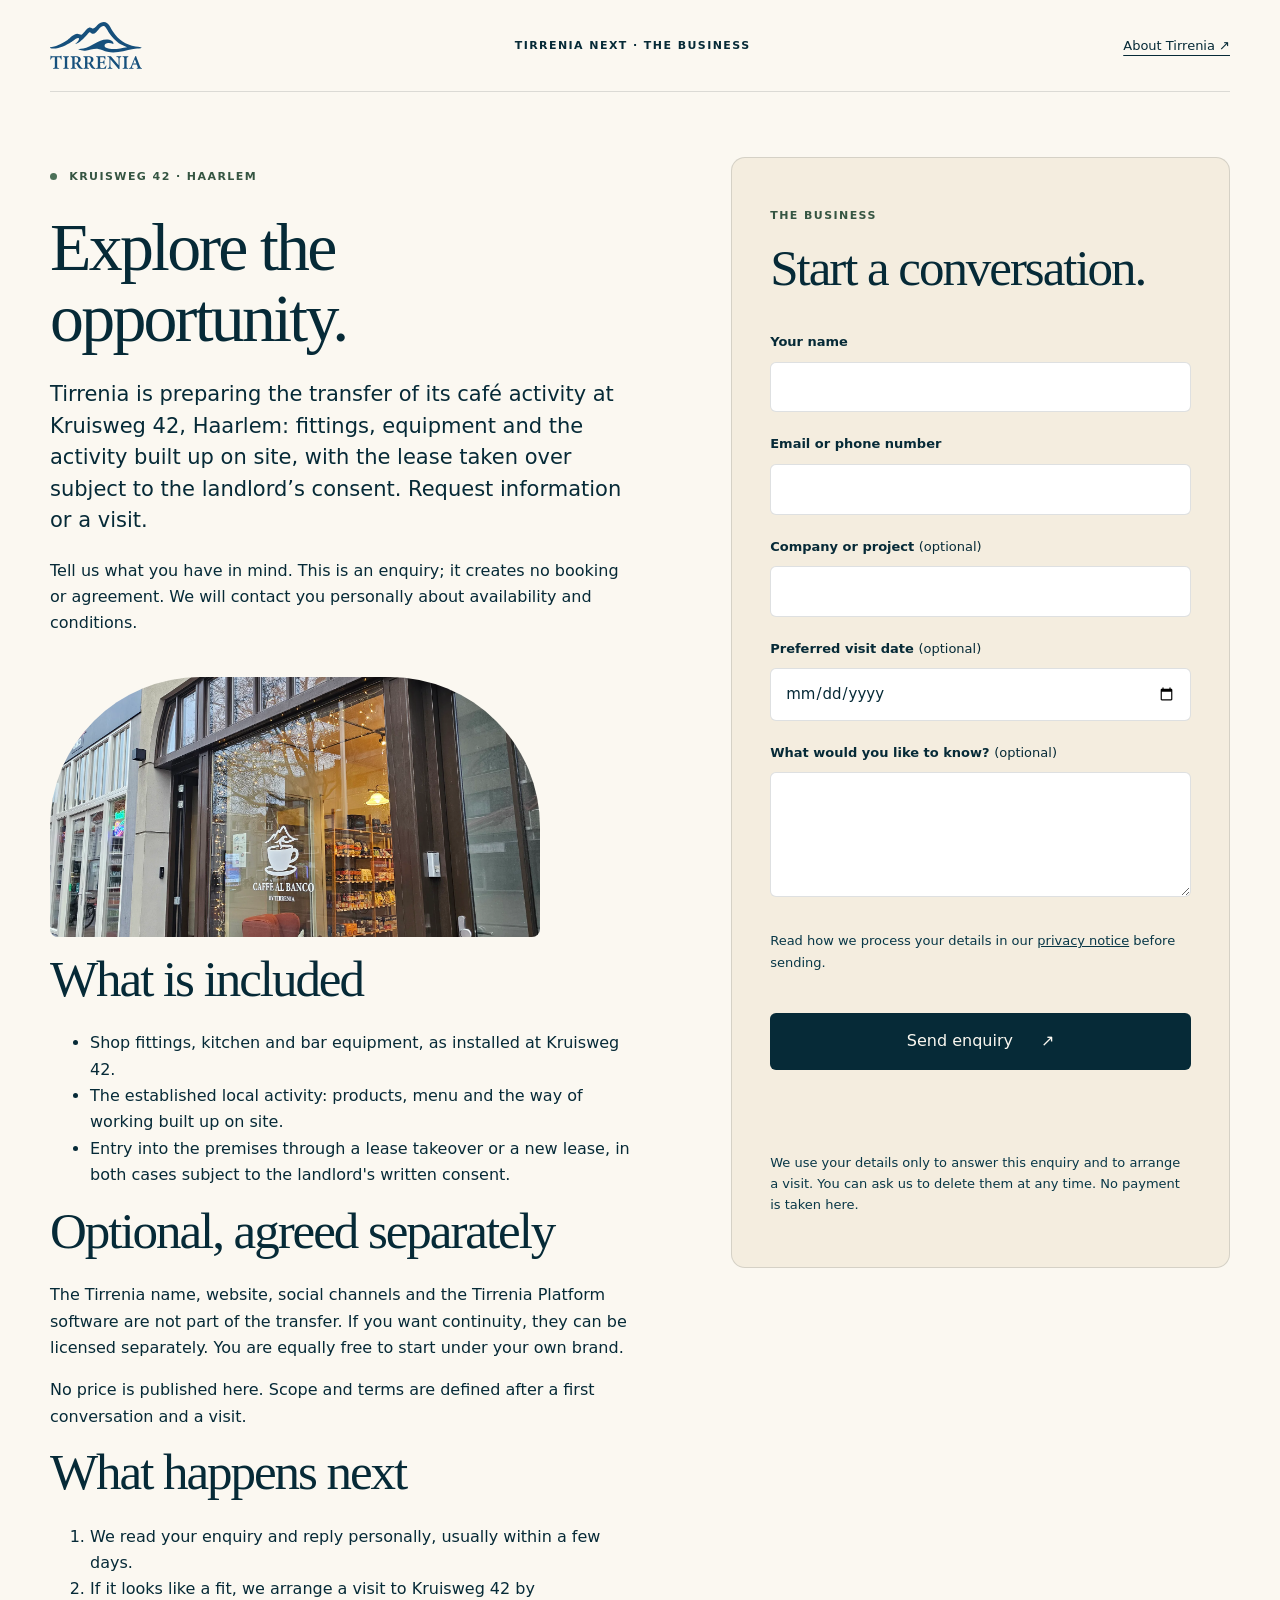
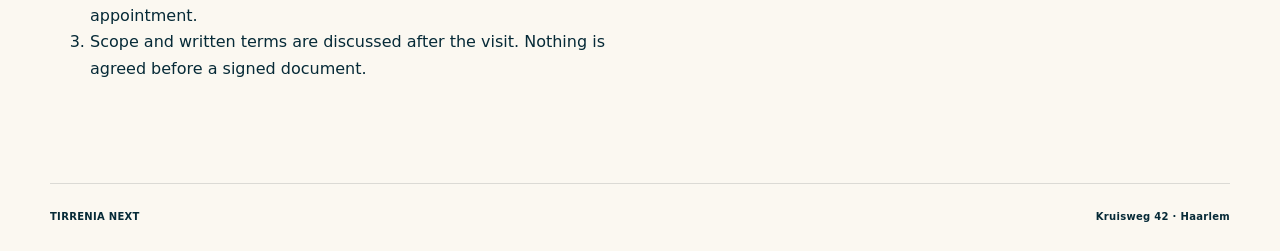
<file: sale/index.html>
<!DOCTYPE html>
<html lang="en">
<head>
  <meta charset="utf-8">
  <meta name="viewport" content="width=device-width, initial-scale=1">
  <meta name="robots" content="noindex, nofollow, noarchive">
  <meta name="referrer" content="no-referrer">
  <title>Ask Tirrenia | Tirrenia Next</title>
  <link rel="icon" href="/assets/logo-tirrenia.svg" type="image/svg+xml">
  <link rel="stylesheet" href="/assets/styles.css">
  <link rel="stylesheet" href="/assets/club-alpha.css">
  <script src="/assets/club-api-config.js" defer></script>
  <script src="/assets/inquiry.js" defer></script>
</head>
<body class="club-page" data-kind="sale">
  <a class="club-skip" href="#main">Skip to content</a>
  <header class="club-header club-wrap">
    <img src="/assets/logo-tirrenia.svg" alt="Tirrenia Deli Bar" width="110" height="57">
    <span class="club-label">TIRRENIA NEXT · THE BUSINESS</span>
    <a class="club-small-link" href="/">About Tirrenia ↗</a>
  </header>
  <main id="main" class="club-wrap club-booking-layout">
    <section class="club-booking-intro">
      <p class="club-eyebrow"><span class="club-dot"></span> Kruisweg 42 · Haarlem</p>
      <h1>Explore the opportunity.</h1>
      <p class="club-lead">Tirrenia is preparing the transfer of its café activity at Kruisweg 42, Haarlem: fittings, equipment and the activity built up on site, with the lease taken over subject to the landlord’s consent. Request information or a visit.</p>
      <p>Tell us what you have in mind. This is an enquiry; it creates no booking or agreement. We will contact you personally about availability and conditions.</p>
      <img class="club-booking-photo" src="/assets/storefront.webp" alt="Tirrenia at Kruisweg 42 in Haarlem" width="1350" height="1800">
      <div class="inquiry-body">
      <h2>What is included</h2>
      <ul>
        <li>Shop fittings, kitchen and bar equipment, as installed at Kruisweg 42.</li>
        <li>The established local activity: products, menu and the way of working built up on site.</li>
        <li>Entry into the premises through a lease takeover or a new lease, in both cases subject to the landlord's written consent.</li>
      </ul>
      <h2>Optional, agreed separately</h2>
      <p>The Tirrenia name, website, social channels and the Tirrenia Platform software are not part of the transfer. If you want continuity, they can be licensed separately. You are equally free to start under your own brand.</p>
      <p>No price is published here. Scope and terms are defined after a first conversation and a visit.</p>
      <h2>What happens next</h2>
      <ol class="inquiry-steps">
        <li>We read your enquiry and reply personally, usually within a few days.</li>
        <li>If it looks like a fit, we arrange a visit to Kruisweg 42 by appointment.</li>
        <li>Scope and written terms are discussed after the visit. Nothing is agreed before a signed document.</li>
      </ol></div>
    </section>
    <section class="club-booking-card" aria-labelledby="request-title">
      <p class="club-eyebrow">THE BUSINESS</p>
      <h2 id="request-title">Start a conversation.</h2>
      <form id="inquiry-form" novalidate>
        <label for="inquiry-name">Your name</label>
        <input id="inquiry-name" name="name" type="text" autocomplete="name" maxlength="100" required>
        <label for="inquiry-contact">Email or phone number</label>
        <input id="inquiry-contact" name="contact" type="text" maxlength="180" required>
        <label for="inquiry-organization">Company or project <span>(optional)</span></label>
        <input id="inquiry-organization" name="organization" type="text" maxlength="120">
        <label for="inquiry-date">Preferred visit date <span>(optional)</span></label>
        <input id="inquiry-date" name="preferredDate" type="date">
        <label for="inquiry-message">What would you like to know? <span>(optional)</span></label>
        <textarea id="inquiry-message" name="message" rows="4" maxlength="1000"></textarea>
        <p class="club-note">Read how we process your details in our <a href="/club/privacy/">privacy notice</a> before sending.</p>
        <button class="club-button" type="submit">Send enquiry <span aria-hidden="true">↗</span></button>
        <p id="inquiry-result" class="club-result" role="status" aria-live="polite"></p>
      </form>
      <p class="club-note">We use your details only to answer this enquiry and to arrange a visit. You can ask us to delete them at any time. No payment is taken here.</p>
    </section>
  </main>
  <footer class="club-footer club-wrap"><span>TIRRENIA NEXT</span><span>Kruisweg 42 · Haarlem</span></footer>
</body>
</html>
</file>
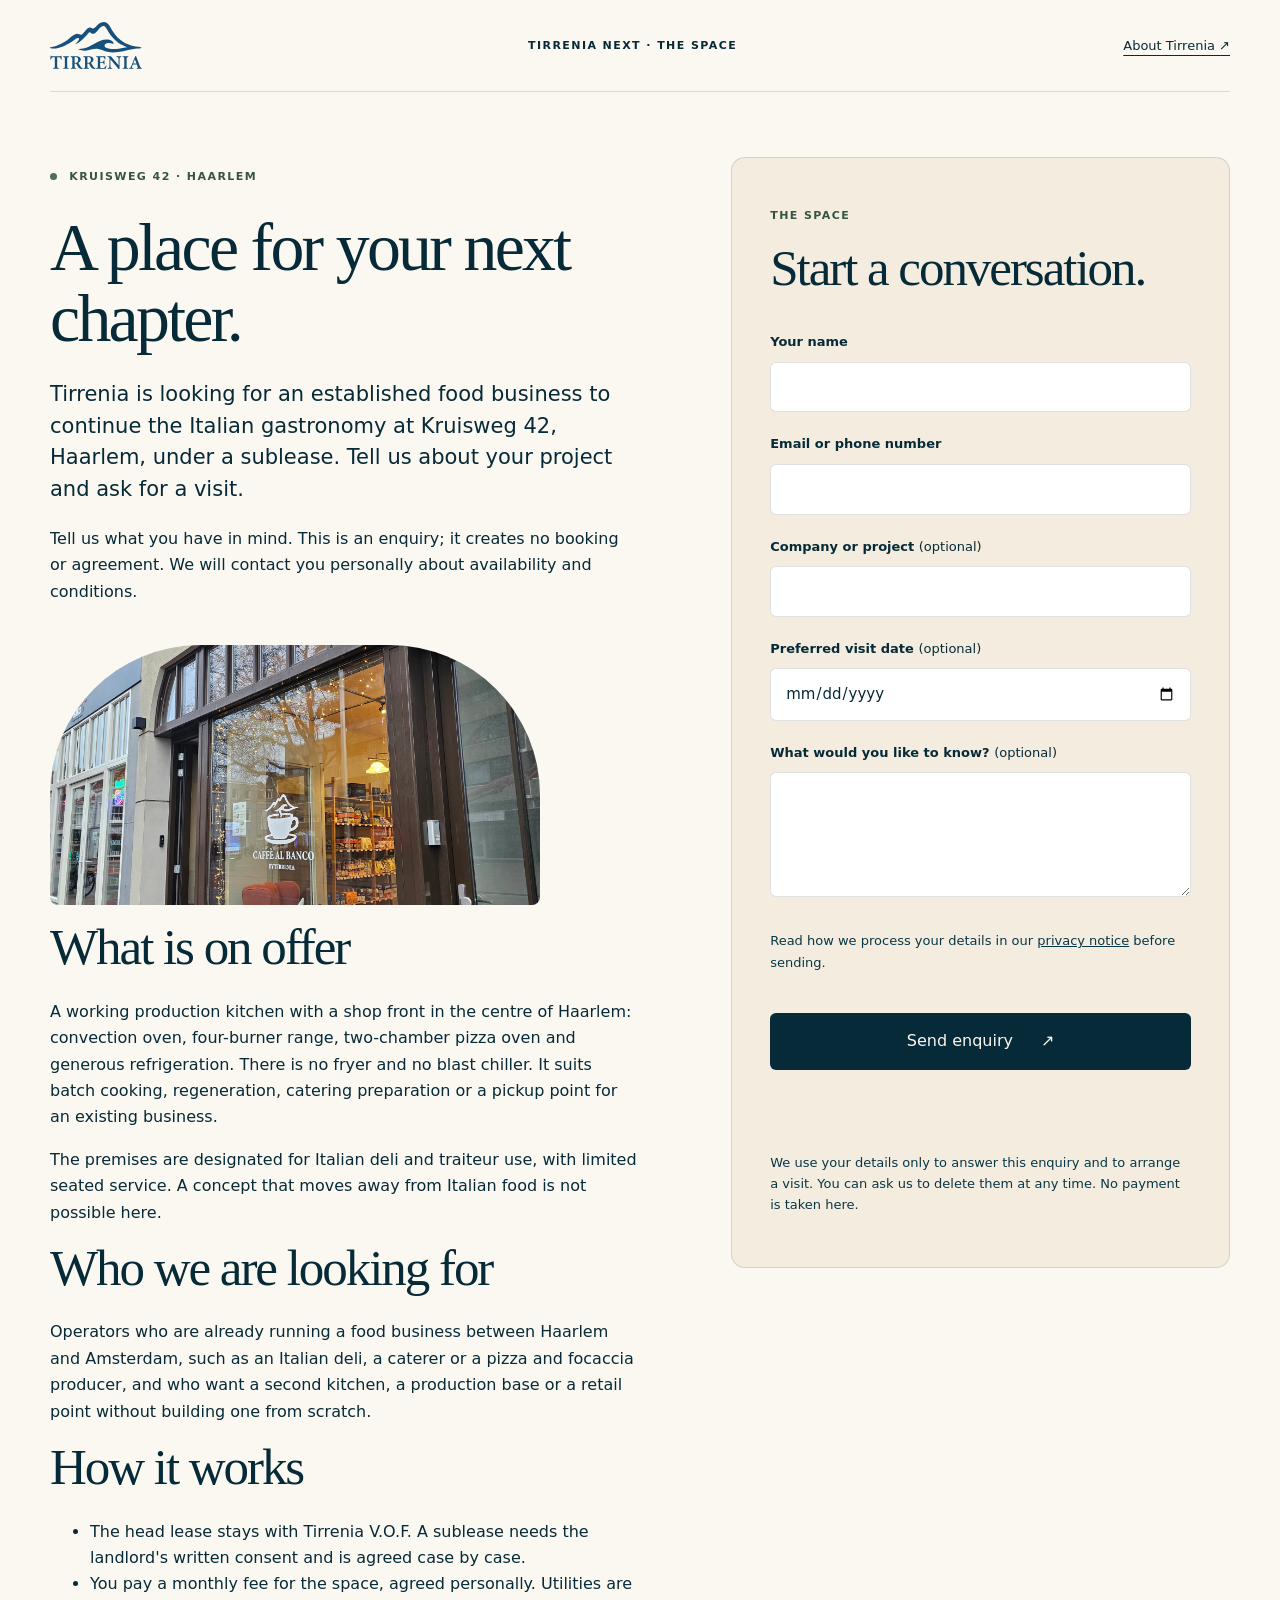
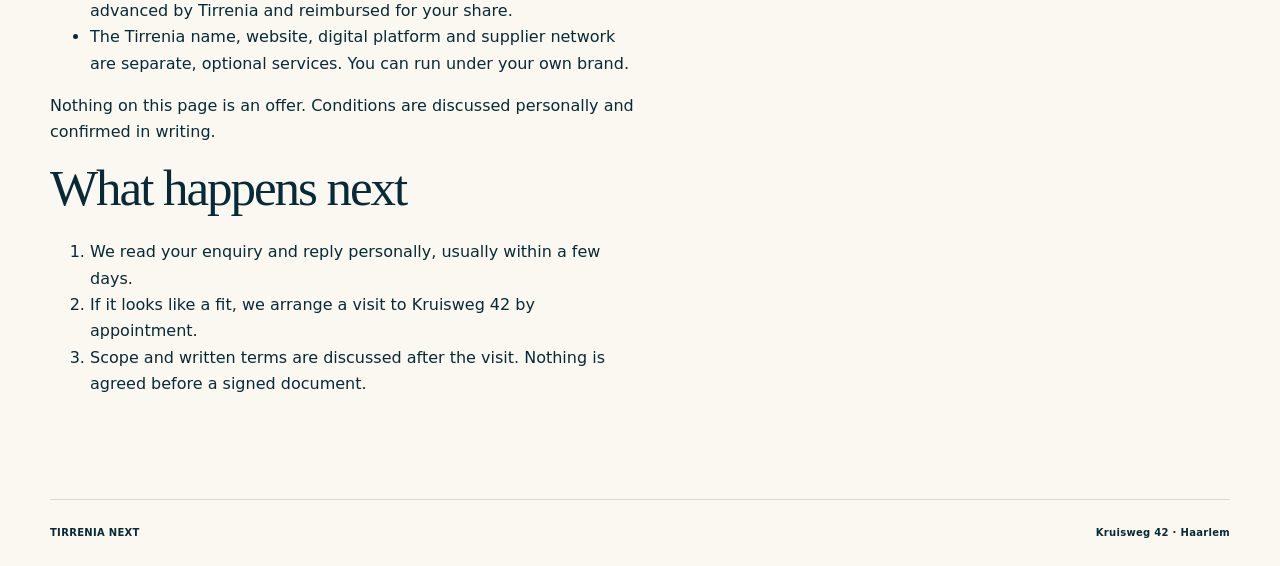
<file: subrent/index.html>
<!DOCTYPE html>
<html lang="en">
<head>
  <meta charset="utf-8">
  <meta name="viewport" content="width=device-width, initial-scale=1">
  <meta name="robots" content="noindex, nofollow, noarchive">
  <meta name="referrer" content="no-referrer">
  <title>Ask Tirrenia | Tirrenia Next</title>
  <link rel="icon" href="/assets/logo-tirrenia.svg" type="image/svg+xml">
  <link rel="stylesheet" href="/assets/styles.css">
  <link rel="stylesheet" href="/assets/club-alpha.css">
  <script src="/assets/club-api-config.js" defer></script>
  <script src="/assets/inquiry.js" defer></script>
</head>
<body class="club-page" data-kind="subrent">
  <a class="club-skip" href="#main">Skip to content</a>
  <header class="club-header club-wrap">
    <img src="/assets/logo-tirrenia.svg" alt="Tirrenia Deli Bar" width="110" height="57">
    <span class="club-label">TIRRENIA NEXT · THE SPACE</span>
    <a class="club-small-link" href="/">About Tirrenia ↗</a>
  </header>
  <main id="main" class="club-wrap club-booking-layout">
    <section class="club-booking-intro">
      <p class="club-eyebrow"><span class="club-dot"></span> Kruisweg 42 · Haarlem</p>
      <h1>A place for your next chapter.</h1>
      <p class="club-lead">Tirrenia is looking for an established food business to continue the Italian gastronomy at Kruisweg 42, Haarlem, under a sublease. Tell us about your project and ask for a visit.</p>
      <p>Tell us what you have in mind. This is an enquiry; it creates no booking or agreement. We will contact you personally about availability and conditions.</p>
      <img class="club-booking-photo" src="/assets/storefront.webp" alt="Tirrenia at Kruisweg 42 in Haarlem" width="1350" height="1800">
      <div class="inquiry-body">
      <h2>What is on offer</h2>
      <p>A working production kitchen with a shop front in the centre of Haarlem: convection oven, four-burner range, two-chamber pizza oven and generous refrigeration. There is no fryer and no blast chiller. It suits batch cooking, regeneration, catering preparation or a pickup point for an existing business.</p>
      <p>The premises are designated for Italian deli and traiteur use, with limited seated service. A concept that moves away from Italian food is not possible here.</p>
      <h2>Who we are looking for</h2>
      <p>Operators who are already running a food business between Haarlem and Amsterdam, such as an Italian deli, a caterer or a pizza and focaccia producer, and who want a second kitchen, a production base or a retail point without building one from scratch.</p>
      <h2>How it works</h2>
      <ul>
        <li>The head lease stays with Tirrenia V.O.F. A sublease needs the landlord's written consent and is agreed case by case.</li>
        <li>You pay a monthly fee for the space, agreed personally. Utilities are advanced by Tirrenia and reimbursed for your share.</li>
        <li>The Tirrenia name, website, digital platform and supplier network are separate, optional services. You can run under your own brand.</li>
      </ul>
      <p>Nothing on this page is an offer. Conditions are discussed personally and confirmed in writing.</p>
      <h2>What happens next</h2>
      <ol class="inquiry-steps">
        <li>We read your enquiry and reply personally, usually within a few days.</li>
        <li>If it looks like a fit, we arrange a visit to Kruisweg 42 by appointment.</li>
        <li>Scope and written terms are discussed after the visit. Nothing is agreed before a signed document.</li>
      </ol></div>
    </section>
    <section class="club-booking-card" aria-labelledby="request-title">
      <p class="club-eyebrow">THE SPACE</p>
      <h2 id="request-title">Start a conversation.</h2>
      <form id="inquiry-form" novalidate>
        <label for="inquiry-name">Your name</label>
        <input id="inquiry-name" name="name" type="text" autocomplete="name" maxlength="100" required>
        <label for="inquiry-contact">Email or phone number</label>
        <input id="inquiry-contact" name="contact" type="text" maxlength="180" required>
        <label for="inquiry-organization">Company or project <span>(optional)</span></label>
        <input id="inquiry-organization" name="organization" type="text" maxlength="120">
        <label for="inquiry-date">Preferred visit date <span>(optional)</span></label>
        <input id="inquiry-date" name="preferredDate" type="date">
        <label for="inquiry-message">What would you like to know? <span>(optional)</span></label>
        <textarea id="inquiry-message" name="message" rows="4" maxlength="1000"></textarea>
        <p class="club-note">Read how we process your details in our <a href="/club/privacy/">privacy notice</a> before sending.</p>
        <button class="club-button" type="submit">Send enquiry <span aria-hidden="true">↗</span></button>
        <p id="inquiry-result" class="club-result" role="status" aria-live="polite"></p>
      </form>
      <p class="club-note">We use your details only to answer this enquiry and to arrange a visit. You can ask us to delete them at any time. No payment is taken here.</p>
    </section>
  </main>
  <footer class="club-footer club-wrap"><span>TIRRENIA NEXT</span><span>Kruisweg 42 · Haarlem</span></footer>
</body>
</html>
</file>
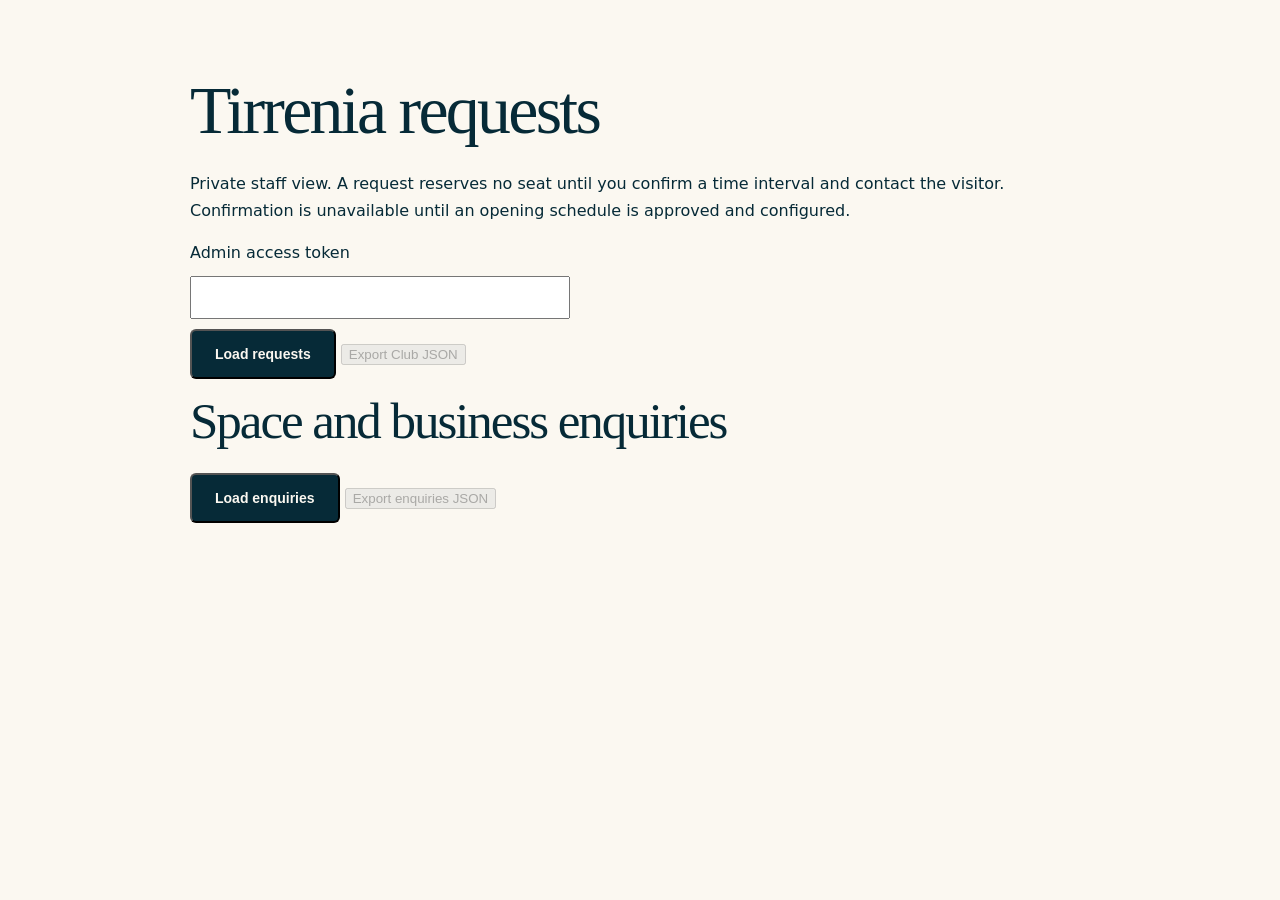
<file: club/admin/index.html>
<!DOCTYPE html>
<html lang="en">
<head>
  <meta charset="utf-8">
  <meta name="viewport" content="width=device-width, initial-scale=1">
  <meta name="robots" content="noindex,nofollow">
  <meta name="referrer" content="no-referrer">
  <title>Club requests · Tirrenia</title>
  <link rel="stylesheet" href="/assets/styles.css">
  <link rel="stylesheet" href="/assets/club-alpha.css">
  <script src="/assets/club-api-config.js" defer></script>
  <script src="/assets/club-admin.js" defer></script>
</head>
<body class="club-page">
  <main class="club-wrap club-admin">
    <h1>Tirrenia requests</h1>
    <p>Private staff view. A request reserves no seat until you confirm a time interval and contact the visitor. Confirmation is unavailable until an opening schedule is approved and configured.</p>
    <label for="admin-token">Admin access token</label>
    <input id="admin-token" type="password" autocomplete="new-password">
    <button id="admin-load" class="club-button" type="button">Load requests</button>
    <button id="club-export" type="button" disabled>Export Club JSON</button>
    <p id="admin-status" role="status"></p>
    <div id="admin-requests"></div>
    <h2>Space and business enquiries</h2>
    <button id="inquiry-load" class="club-button" type="button">Load enquiries</button>
    <button id="inquiry-export" type="button" disabled>Export enquiries JSON</button>
    <p id="inquiry-status" role="status"></p>
    <div id="inquiry-requests"></div>
  </main>
</body>
</html>
</file>
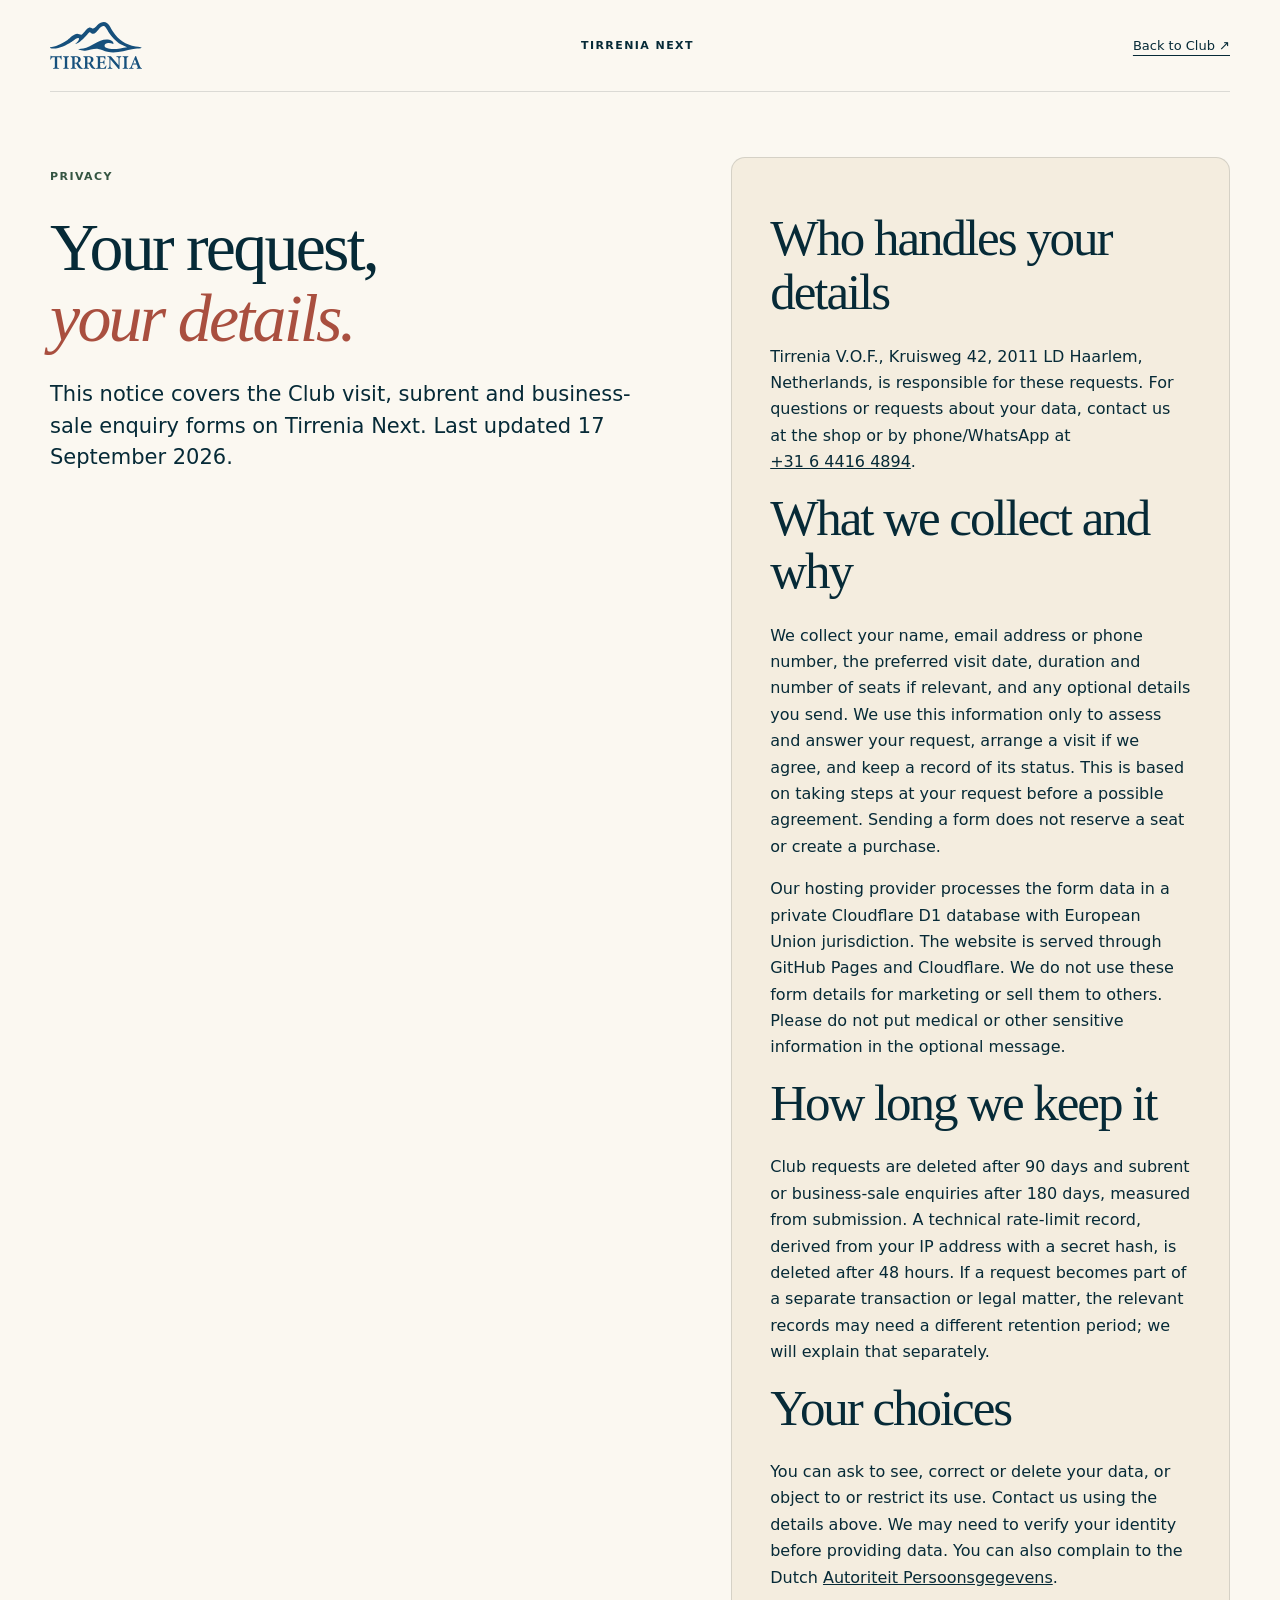
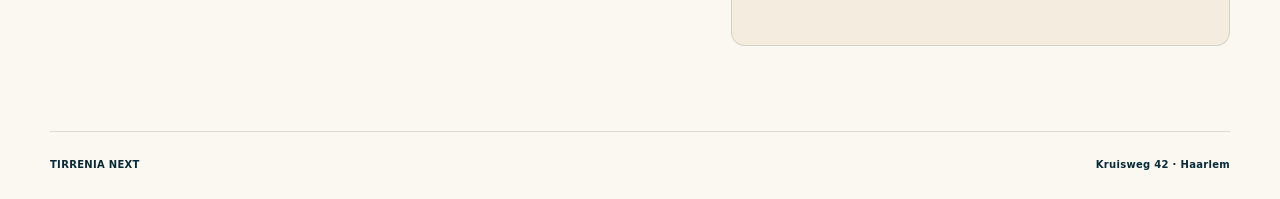
<file: club/privacy/index.html>
<!DOCTYPE html>
<html lang="en">
<head>
  <meta charset="utf-8">
  <meta name="viewport" content="width=device-width, initial-scale=1">
  <meta name="robots" content="noindex, nofollow, noarchive">
  <meta name="referrer" content="no-referrer">
  <title>Request privacy notice | Tirrenia Deli Bar</title>
  <link rel="icon" href="/assets/logo-tirrenia.svg" type="image/svg+xml">
  <link rel="stylesheet" href="/assets/styles.css">
  <link rel="stylesheet" href="/assets/club-alpha.css">
</head>
<body class="club-page">
  <header class="club-header club-wrap">
    <img src="/assets/logo-tirrenia.svg" alt="Tirrenia Deli Bar" width="110" height="57">
    <span class="club-label">TIRRENIA NEXT</span>
    <a class="club-small-link" href="https://www.tirrenia.eu/en/club/">Back to Club ↗</a>
  </header>
  <main class="club-wrap club-booking-layout" id="main">
    <section class="club-booking-intro">
      <p class="club-eyebrow">Privacy</p>
      <h1>Your request,<br><em>your details.</em></h1>
      <p class="club-lead">This notice covers the Club visit, subrent and business-sale enquiry forms on Tirrenia Next. Last updated 17 September 2026.</p>
    </section>
    <section class="club-booking-card">
      <h2>Who handles your details</h2>
      <p>Tirrenia V.O.F., Kruisweg 42, 2011 LD Haarlem, Netherlands, is responsible for these requests. For questions or requests about your data, contact us at the shop or by phone/WhatsApp at <a href="tel:+31644164894">+31&nbsp;6&nbsp;4416&nbsp;4894</a>.</p>
      <h2>What we collect and why</h2>
      <p>We collect your name, email address or phone number, the preferred visit date, duration and number of seats if relevant, and any optional details you send. We use this information only to assess and answer your request, arrange a visit if we agree, and keep a record of its status. This is based on taking steps at your request before a possible agreement. Sending a form does not reserve a seat or create a purchase.</p>
      <p>Our hosting provider processes the form data in a private Cloudflare D1 database with European Union jurisdiction. The website is served through GitHub Pages and Cloudflare. We do not use these form details for marketing or sell them to others. Please do not put medical or other sensitive information in the optional message.</p>
      <h2>How long we keep it</h2>
      <p>Club requests are deleted after 90 days and subrent or business-sale enquiries after 180 days, measured from submission. A technical rate-limit record, derived from your IP address with a secret hash, is deleted after 48 hours. If a request becomes part of a separate transaction or legal matter, the relevant records may need a different retention period; we will explain that separately.</p>
      <h2>Your choices</h2>
      <p>You can ask to see, correct or delete your data, or object to or restrict its use. Contact us using the details above. We may need to verify your identity before providing data. You can also complain to the Dutch <a href="https://autoriteitpersoonsgegevens.nl/en" rel="noopener noreferrer">Autoriteit Persoonsgegevens</a>.</p>
    </section>
  </main>
  <footer class="club-footer club-wrap"><span>TIRRENIA NEXT</span><span>Kruisweg 42 · Haarlem</span></footer>
</body>
</html>
</file>
<file: assets/styles.css>
:root {
  --sea: #005882;
  --sea-dark: #083747;
  --sea-deep: #062a37;
  --sea-soft: #dceaf0;
  --cream: #f4eddf;
  --cream-light: #fbf8f1;
  --italia-green: #4b7058;
  --italia-green-dark: #355542;
  --italia-green-soft: #e4ede6;
  --italia-red: #a94f3f;
  --italia-red-soft: #f3e3df;
  --terracotta: var(--italia-red);
  --gold: #d9a441;
  --ink: #17262c;
  --muted: #66777d;
  --line: rgba(23, 38, 44, 0.14);
  --shadow: 0 24px 70px rgba(6, 42, 55, 0.13);
  --radius: 28px;
  --serif: Georgia, 'Times New Roman', serif;
  --sans: Inter, ui-sans-serif, system-ui, -apple-system, BlinkMacSystemFont, 'Segoe UI', sans-serif;
}

*,
*::before,
*::after {
  box-sizing: border-box;
}

html {
  scroll-behavior: smooth;
}

body {
  margin: 0;
  color: var(--ink);
  background: var(--cream-light);
  font-family: var(--sans);
  font-size: 16px;
  line-height: 1.65;
  text-rendering: optimizeLegibility;
}

body::before {
  position: fixed;
  inset: 0;
  z-index: -2;
  content: '';
  pointer-events: none;
  background:
    radial-gradient(circle at 10% 12%, rgba(217, 164, 65, 0.12), transparent 24rem),
    radial-gradient(circle at 90% 42%, rgba(0, 88, 130, 0.1), transparent 30rem),
    radial-gradient(circle at 8% 68%, rgba(75, 112, 88, 0.07), transparent 25rem),
    radial-gradient(circle at 92% 82%, rgba(169, 79, 63, 0.055), transparent 24rem);
}

img {
  display: block;
  max-width: 100%;
}

a {
  color: inherit;
}

button,
a {
  -webkit-tap-highlight-color: transparent;
}

:focus-visible {
  outline: 3px solid var(--gold);
  outline-offset: 4px;
  box-shadow: 0 0 0 6px var(--sea-deep);
}

.skip-link {
  position: fixed;
  top: 12px;
  left: 12px;
  z-index: 100;
  padding: 10px 16px;
  color: white;
  background: var(--sea-deep);
  border-radius: 999px;
  transform: translateY(-160%);
}

.skip-link:focus {
  transform: translateY(0);
}

.visually-hidden {
  position: absolute;
  width: 1px;
  height: 1px;
  padding: 0;
  margin: -1px;
  overflow: hidden;
  clip: rect(0 0 0 0);
  white-space: nowrap;
  border: 0;
}

.container {
  width: min(1180px, calc(100% - 40px));
  margin-inline: auto;
}

.site-header {
  position: absolute;
  top: 0;
  right: 0;
  left: 0;
  z-index: 20;
  color: var(--ink);
}

.site-header__inner {
  display: flex;
  min-height: 96px;
  align-items: center;
  justify-content: space-between;
  gap: 24px;
}

.brand-link {
  display: inline-flex;
  align-items: center;
}

.brand-link img {
  width: 152px;
  height: auto;
}

.site-nav {
  display: flex;
  align-items: center;
  gap: 24px;
  font-size: 0.86rem;
  font-weight: 700;
}

.site-nav > a:not(.button) {
  padding: 7px 10px;
  border: 1px solid rgba(23, 38, 44, 0.08);
  border-radius: 999px;
  color: var(--sea-deep);
  background: rgba(251, 248, 241, 0.88);
  box-shadow: 0 4px 14px rgba(6, 42, 55, 0.08);
  backdrop-filter: blur(8px);
  text-decoration: none;
}

.site-nav > a:not(.button):hover {
  color: var(--sea);
  background: white;
}

.language-switch {
  display: inline-flex;
  gap: 4px;
  padding: 4px;
  border: 1px solid var(--line);
  border-radius: 999px;
  background: rgba(251, 248, 241, 0.78);
}

.language-switch a {
  display: grid;
  min-width: 34px;
  min-height: 34px;
  place-items: center;
  border-radius: 999px;
  text-decoration: none;
}

.language-switch a[aria-current='page'] {
  color: white;
  background: var(--sea);
}

.button {
  display: inline-flex;
  min-height: 52px;
  align-items: center;
  justify-content: center;
  gap: 10px;
  padding: 12px 22px;
  border: 1px solid transparent;
  border-radius: 999px;
  font-size: 0.95rem;
  font-weight: 800;
  line-height: 1.1;
  text-align: center;
  text-decoration: none;
  transition: transform 180ms ease, box-shadow 180ms ease, background 180ms ease;
}

.button::after {
  content: '→';
  font-size: 1.1rem;
}

.button:hover {
  transform: translateY(-2px);
}

.button--primary {
  color: white;
  background: var(--sea);
  box-shadow: 0 14px 30px rgba(0, 88, 130, 0.22);
}

.button--primary:hover {
  background: var(--sea-dark);
}

.button--light {
  color: var(--sea-deep);
  background: white;
}

.button--ghost {
  border-color: var(--line);
  background: rgba(255, 255, 255, 0.48);
}

.button--bot {
  color: white;
  background: var(--italia-green-dark);
  box-shadow: 0 14px 30px rgba(53, 85, 66, 0.2);
  font-family: inherit;
  cursor: pointer;
}

.button--bot:hover {
  background: var(--italia-green);
}

.button--bot img {
  width: 30px;
  height: 30px;
  object-fit: cover;
  border: 1px solid rgba(255, 255, 255, 0.68);
  border-radius: 50%;
}

.button[aria-disabled='true'] {
  cursor: not-allowed;
  filter: saturate(0.3);
  opacity: 0.72;
}

.hero {
  position: relative;
  display: grid;
  min-height: 790px;
  grid-template-columns: minmax(0, 1.36fr) minmax(400px, 0.64fr);
  overflow: hidden;
  background: var(--cream);
}

.hero-ribbon {
  position: absolute;
  top: 83px;
  left: -101px;
  z-index: 24;
  display: grid;
  width: 463px;
  min-height: 76px;
  place-items: center;
  margin: 0;
  padding: 12px 54px;
  color: white;
  background: linear-gradient(180deg, #c92f32 0%, #ae2029 100%);
  border-block: 3px solid rgba(255, 255, 255, 0.94);
  box-shadow:
    0 0 0 5px #bd252d,
    0 14px 30px rgba(74, 20, 25, 0.24);
  font-size: clamp(1rem, 1.45vw, 1.45rem);
  font-weight: 900;
  letter-spacing: 0.075em;
  line-height: 1.1;
  text-align: center;
  text-transform: uppercase;
  transform: rotate(-45deg);
  transform-origin: center;
}

.hero-ribbon span {
  display: block;
  white-space: nowrap;
}

.hero__content {
  display: flex;
  align-items: center;
  padding: 142px clamp(36px, 4vw, 72px) 90px max(44px, calc((100vw - 1180px) / 2));
}

.hero__copy {
  max-width: 880px;
}

.eyebrow {
  margin: 0 0 20px;
  color: var(--sea);
  font-size: 0.78rem;
  font-weight: 900;
  letter-spacing: 0.18em;
  text-transform: uppercase;
}

.hero h1,
.section-title,
.transition h2,
.faq h2 {
  margin: 0;
  font-family: var(--serif);
  font-weight: 500;
  letter-spacing: -0.045em;
  line-height: 0.99;
}

.hero h1 {
  max-width: 880px;
  font-size: clamp(3.4rem, 5.7vw, 5.5rem);
}

.hero__points {
  max-width: 720px;
  margin: 30px 0 0;
  padding-left: 1.25em;
  color: #3d5057;
  font-size: clamp(1rem, 1.25vw, 1.18rem);
  line-height: 1.45;
}

.hero__points li + li {
  margin-top: 8px;
}

.hero__points li::marker {
  color: var(--italia-green);
}

.hero__actions {
  display: flex;
  flex-wrap: wrap;
  gap: 12px;
  margin-top: 36px;
}

.hero__address {
  display: flex;
  align-items: center;
  gap: 10px;
  margin: 32px 0 0;
  color: var(--muted);
  font-size: 0.9rem;
  font-weight: 700;
}

.hero__address::before {
  width: 28px;
  height: 1px;
  content: '';
  background: var(--terracotta);
}

.hero__image {
  position: relative;
  min-height: 700px;
  overflow: hidden;
}

.hero__image::after {
  position: absolute;
  inset: 0;
  content: '';
  background: linear-gradient(135deg, rgba(6, 42, 55, 0.06), transparent 46%, rgba(6, 42, 55, 0.24));
}

.hero__image img {
  width: 100%;
  height: 100%;
  object-fit: cover;
  object-position: 53% center;
}

.proof {
  color: white;
  background: var(--sea-deep);
}

.proof__inner {
  display: grid;
  grid-template-columns: 0.7fr repeat(3, 1fr);
  gap: 0;
  padding: 0;
}

.proof__label,
.proof-card {
  min-height: 180px;
  padding: 36px 28px;
  border-right: 1px solid rgba(255, 255, 255, 0.14);
}

.proof__label {
  display: flex;
  align-items: flex-start;
  color: #b8d4df;
  font-family: var(--serif);
  font-size: 1.25rem;
}

.proof-card {
  display: block;
  text-decoration: none;
  transition: background 180ms ease;
}

.proof-card:hover {
  background: rgba(255, 255, 255, 0.06);
}

.proof-card strong {
  display: block;
  margin-bottom: 6px;
  color: white;
  font-family: var(--serif);
  font-size: 1.75rem;
  font-weight: 500;
  line-height: 1.1;
}

.rating-stars {
  position: relative;
  display: inline-block;
  margin: 2px 0 12px;
  color: rgba(255, 255, 255, 0.22);
  font-family: Arial, Helvetica, sans-serif;
  font-size: 1.12rem;
  font-weight: 400;
  letter-spacing: 0.14em;
  line-height: 1;
}

.rating-stars__base,
.rating-stars__fill {
  white-space: nowrap;
}

.rating-stars__fill {
  position: absolute;
  top: 0;
  left: 0;
  width: var(--rating-fill);
  overflow: hidden;
  color: var(--gold);
}

.proof-card span,
.proof-card small {
  display: block;
}

.proof-card span {
  font-weight: 750;
}

.proof-card small {
  margin-top: 8px;
  color: #a9c5cf;
}

.proof__disclaimer {
  grid-column: 2 / -1;
  margin: 0;
  padding: 12px 28px 20px;
  color: #92b4c0;
  font-size: 0.76rem;
}

.section {
  padding: 120px 0;
}

.section--cream {
  background: var(--cream);
}

.section--white {
  background: rgba(255, 255, 255, 0.76);
}

.section-title {
  max-width: 860px;
  font-size: clamp(2.8rem, 5vw, 5.3rem);
}

.section-intro {
  max-width: 720px;
  margin: 28px 0 0;
  color: #4f6269;
  font-size: 1.18rem;
}

.identity__top {
  display: grid;
  grid-template-columns: minmax(0, 1.05fr) minmax(320px, 0.65fr);
  align-items: center;
  gap: 70px;
}

.identity__copy p:not(.eyebrow) {
  max-width: 720px;
  color: #4f6269;
  font-size: 1.12rem;
}

#story .identity__copy .eyebrow::after {
  display: block;
  width: 72px;
  height: 4px;
  margin-top: 12px;
  border-radius: 999px;
  content: '';
  background: linear-gradient(
    90deg,
    var(--italia-green) 0 33.333%,
    var(--cream-light) 33.333% 66.666%,
    var(--italia-red) 66.666% 100%
  );
  box-shadow: inset 0 0 0 1px rgba(23, 38, 44, 0.08);
}

.tag-list {
  display: flex;
  flex-wrap: wrap;
  gap: 8px;
  margin: 32px 0 0;
  padding: 0;
  list-style: none;
}

.tag-list li {
  padding: 9px 14px;
  border: 1px solid rgba(0, 88, 130, 0.18);
  border-radius: 999px;
  color: var(--sea-dark);
  background: rgba(255, 255, 255, 0.54);
  font-size: 0.82rem;
  font-weight: 750;
}

.italy-art {
  position: relative;
  aspect-ratio: 4 / 3;
  margin: 0;
  overflow: hidden;
  border: 1px solid rgba(0, 88, 130, 0.13);
  border-radius: var(--radius);
  background: var(--cream-light);
  box-shadow: var(--shadow);
}

.italy-art img {
  width: 100%;
  height: 100%;
  object-fit: cover;
}

.italy-art__label {
  position: absolute;
  right: 18px;
  bottom: 18px;
  max-width: calc(100% - 36px);
  padding: 9px 14px;
  color: var(--cream-light);
  background: rgba(6, 42, 55, 0.84);
  border: 1px solid rgba(255, 255, 255, 0.22);
  border-radius: 999px;
  backdrop-filter: blur(8px);
  font-family: var(--serif);
  font-size: 0.96rem;
  line-height: 1.3;
  text-align: right;
}

.story-carousel {
  margin-top: 80px;
}

.story-carousel__viewport {
  overflow-x: auto;
  overscroll-behavior-inline: contain;
  scroll-snap-type: inline mandatory;
  scrollbar-width: none;
}

.story-carousel__viewport::-webkit-scrollbar {
  display: none;
}

.story-carousel__track {
  display: grid;
  grid-template-columns: repeat(var(--slide-count), minmax(min(82vw, 270px), 1fr));
  gap: 16px;
}

.story-carousel__slide {
  min-width: 0;
  aspect-ratio: 4 / 5;
  margin: 0;
  overflow: hidden;
  border: 1px solid rgba(6, 72, 92, 0.1);
  border-radius: 20px;
  background: #dbe8e9;
  scroll-snap-align: start;
}

.story-carousel__open {
  position: relative;
  display: block;
  width: 100%;
  height: 100%;
  padding: 0;
  overflow: hidden;
  border: 0;
  background: transparent;
  cursor: zoom-in;
}

.story-carousel__open img {
  width: 100%;
  height: 100%;
  object-fit: cover;
  transition: transform 260ms ease;
}

.story-carousel__slide:nth-child(3) .story-carousel__open img {
  object-position: center 70%;
}

.story-carousel__open:hover img,
.story-carousel__open:focus-visible img {
  transform: scale(1.025);
}

.story-carousel__zoom {
  position: absolute;
  right: 14px;
  bottom: 14px;
  display: grid;
  width: 42px;
  height: 42px;
  place-items: center;
  color: white;
  background: rgba(6, 42, 55, 0.84);
  border: 1px solid rgba(255, 255, 255, 0.28);
  border-radius: 50%;
  box-shadow: 0 8px 24px rgba(6, 42, 55, 0.24);
  font-size: 1.35rem;
  line-height: 1;
  pointer-events: none;
  transition: background 180ms ease, transform 180ms ease;
}

.story-carousel__open:hover .story-carousel__zoom,
.story-carousel__open:focus-visible .story-carousel__zoom {
  background: var(--terracotta);
  transform: scale(1.06);
}

.story-carousel__controls {
  display: flex;
  align-items: center;
  justify-content: center;
  gap: 16px;
  margin-top: 22px;
}

.story-carousel__controls[hidden] {
  display: none;
}

.story-carousel__arrow,
.story-carousel__dot {
  border: 0;
  cursor: pointer;
}

.story-carousel__arrow {
  display: grid;
  width: 44px;
  height: 44px;
  place-items: center;
  border: 1px solid rgba(6, 72, 92, 0.18);
  border-radius: 50%;
  background: white;
  color: var(--sea-dark);
  font-size: 1.15rem;
  transition: border-color 180ms ease, color 180ms ease, transform 180ms ease;
}

.story-carousel__arrow:hover {
  border-color: var(--terracotta);
  color: var(--terracotta);
  transform: translateY(-2px);
}

.story-carousel__arrow:disabled {
  border-color: rgba(6, 72, 92, 0.08);
  color: rgba(6, 72, 92, 0.3);
  cursor: default;
  transform: none;
}

.story-carousel__dots {
  display: flex;
  gap: 9px;
}

.story-carousel__dot {
  width: 9px;
  height: 9px;
  padding: 0;
  border-radius: 999px;
  background: rgba(6, 72, 92, 0.24);
  transition: width 180ms ease, background 180ms ease;
}

.story-carousel__dot[aria-current='true'] {
  width: 30px;
  background: var(--terracotta);
}

.cultural-bridge {
  position: relative;
  z-index: 2;
  display: grid;
  width: 100%;
  height: auto;
  margin: 0;
  padding: clamp(18px, 2.4vw, 30px) 0;
  place-items: center;
  overflow: hidden;
  background: linear-gradient(
    to bottom,
    var(--cream) 0 50%,
    rgba(255, 255, 255, 0.76) 50% 100%
  );
}

.cultural-bridge img {
  display: block;
  width: min(860px, 92vw);
  height: auto;
  max-height: none;
  object-fit: contain;
  filter: drop-shadow(0 24px 30px rgba(23, 38, 44, 0.15));
  transform: none;
}

.photo-lightbox {
  width: min(1120px, calc(100% - 28px));
  max-width: none;
  max-height: calc(100dvh - 28px);
  padding: 0;
  overflow: visible;
  border: 0;
  color: white;
  background: transparent;
}

.photo-lightbox::backdrop {
  background: rgba(3, 24, 31, 0.92);
  backdrop-filter: blur(10px);
}

.photo-lightbox__panel {
  position: relative;
  display: grid;
  min-height: min(850px, calc(100dvh - 28px));
  padding: 62px 72px 24px;
  background: var(--sea-deep);
  border: 1px solid rgba(255, 255, 255, 0.16);
  border-radius: 24px;
  box-shadow: 0 32px 100px rgba(0, 0, 0, 0.5);
}

.photo-lightbox__close {
  position: absolute;
  top: 16px;
  right: 16px;
  z-index: 2;
  display: grid;
  width: 44px;
  height: 44px;
  place-items: center;
  border: 1px solid rgba(255, 255, 255, 0.26);
  border-radius: 50%;
  color: white;
  background: rgba(255, 255, 255, 0.1);
  cursor: pointer;
  font: inherit;
  font-size: 1.8rem;
  line-height: 1;
}

.photo-lightbox__figure {
  display: grid;
  min-height: 0;
  align-content: center;
  justify-items: center;
  gap: 14px;
  margin: 0;
}

.photo-lightbox__figure img {
  width: auto;
  max-width: 100%;
  max-height: calc(100dvh - 190px);
  object-fit: contain;
  border-radius: 16px;
  box-shadow: 0 20px 60px rgba(0, 0, 0, 0.34);
}

.photo-lightbox__figure figcaption {
  max-width: 760px;
  color: rgba(255, 255, 255, 0.78);
  font-size: 0.9rem;
  line-height: 1.45;
  text-align: center;
}

.photo-lightbox__navigation {
  display: flex;
  align-items: center;
  justify-content: center;
  gap: 18px;
  align-self: end;
  margin-top: 14px;
}

.photo-lightbox__navigation button {
  display: grid;
  width: 46px;
  height: 46px;
  place-items: center;
  border: 1px solid rgba(255, 255, 255, 0.26);
  border-radius: 50%;
  color: white;
  background: rgba(255, 255, 255, 0.1);
  cursor: pointer;
  font: inherit;
  font-size: 1.15rem;
}

.photo-lightbox__close:hover,
.photo-lightbox__navigation button:hover {
  border-color: var(--gold);
  color: var(--gold);
}

.photo-lightbox__navigation p {
  min-width: 54px;
  margin: 0;
  color: rgba(255, 255, 255, 0.82);
  font-size: 0.82rem;
  font-weight: 800;
  text-align: center;
}

.ready-grid {
  display: grid;
  grid-template-columns: 0.95fr 1.05fr;
  gap: 80px;
}

.fact-list {
  display: grid;
  gap: 0;
  margin: 34px 0 0;
  padding: 0;
  list-style: none;
  counter-reset: facts;
}

.fact-list li {
  position: relative;
  padding: 18px 12px 18px 48px;
  border-top: 1px solid var(--line);
  counter-increment: facts;
  font-weight: 750;
}

.fact-list li::before {
  position: absolute;
  left: 8px;
  color: var(--italia-green);
  content: '0' counter(facts);
  font-size: 0.75rem;
  font-weight: 900;
}

.profile-panel {
  padding: 44px;
  border: 1px solid var(--line);
  border-radius: var(--radius);
  background: var(--cream-light);
  box-shadow: var(--shadow);
}

#ready .eyebrow,
#ready .profile-card h4 {
  color: var(--italia-green-dark);
}

#ready .profile-panel {
  border-top: 5px solid var(--italia-green);
}

#ready .caveat {
  border-left-color: var(--italia-green);
}

.profile-panel h3 {
  margin: 0 0 22px;
  font-family: var(--serif);
  font-size: 1.8rem;
  font-weight: 500;
}

.profile-card {
  padding: 24px 0;
  border-top: 1px solid var(--line);
}

.profile-card h4 {
  margin: 0 0 7px;
  color: var(--sea-dark);
  font-size: 1.05rem;
}

.profile-card p {
  margin: 0;
  color: var(--muted);
}

.caveat {
  margin: 26px 0 0;
  padding-left: 18px;
  border-left: 3px solid var(--gold);
  color: var(--muted);
  font-size: 0.85rem;
}

.lever-grid {
  display: grid;
  grid-template-columns: repeat(3, 1fr);
  gap: 18px;
  margin-top: 60px;
}

.lever-card {
  min-height: 360px;
  padding: 36px;
  border: 1px solid var(--line);
  border-radius: 22px;
  background: rgba(255, 255, 255, 0.64);
}

.lever-card:nth-child(1) {
  border-top: 5px solid var(--italia-green);
}

.lever-card:nth-child(1) .lever-card__number {
  color: var(--italia-green);
}

.lever-card:nth-child(2) {
  border-top: 5px solid var(--italia-red);
}

.lever-card:nth-child(3) {
  border-top: 5px solid var(--sea);
}

.lever-card:nth-child(3) .lever-card__number {
  color: var(--sea);
}

.lever-card__number {
  color: var(--terracotta);
  font-size: 0.78rem;
  font-weight: 900;
  letter-spacing: 0.18em;
}

.lever-card h3 {
  margin: 74px 0 16px;
  font-family: var(--serif);
  font-size: 2.15rem;
  font-weight: 500;
  line-height: 1.05;
}

.lever-card p {
  margin: 0;
  color: var(--muted);
}

.section-note {
  margin: 28px 0 0;
  color: var(--muted);
  font-size: 0.82rem;
}

.system-section {
  position: relative;
  overflow: hidden;
  color: white;
  background: var(--sea-deep);
}

.system-section::before {
  position: absolute;
  top: -280px;
  right: -180px;
  width: 680px;
  height: 680px;
  content: '';
  border: 1px solid rgba(255, 255, 255, 0.12);
  border-radius: 50%;
  box-shadow: 0 0 0 90px rgba(255, 255, 255, 0.025), 0 0 0 180px rgba(255, 255, 255, 0.02);
}

.system-section .eyebrow {
  color: #76b8cf;
}

.system-section .section-intro,
.system-section .caveat,
.system-section .section-note {
  color: #b5cbd3;
}

.creator-story {
  position: relative;
  z-index: 1;
  margin-top: 58px;
  overflow: hidden;
  border: 1px solid rgba(255, 255, 255, 0.16);
  border-radius: var(--radius);
  color: var(--ink);
  background: var(--cream-light);
  box-shadow: 0 30px 80px rgba(0, 0, 0, 0.22);
}

.creator-story__copy {
  display: grid;
  grid-template-columns: minmax(0, 0.92fr) minmax(470px, 1.08fr);
  align-items: center;
  gap: clamp(34px, 5vw, 76px);
  padding: clamp(38px, 5vw, 68px);
}

.creator-story__text {
  min-width: 0;
}

.creator-story__text .eyebrow {
  color: var(--terracotta);
}

.creator-story__text blockquote {
  max-width: 980px;
  margin: 0;
  font-family: var(--serif);
  font-size: clamp(2.15rem, 3.3vw, 3.45rem);
  font-weight: 500;
  letter-spacing: -0.045em;
  line-height: 1.04;
}

.creator-story__text > p:not(.eyebrow) {
  max-width: 820px;
  margin: 28px 0 0;
  color: #4d6067;
  font-size: 1.04rem;
}

.creator-story__text > small {
  display: block;
  margin-top: 30px;
  color: var(--sea);
  font-size: 0.78rem;
  font-weight: 850;
  letter-spacing: 0.08em;
  text-transform: uppercase;
}

.creator-ecosystem {
  position: relative;
  width: 100%;
  max-width: 620px;
  height: 440px;
  margin-inline: auto;
  isolation: isolate;
}

.creator-ecosystem::before {
  position: absolute;
  z-index: -2;
  inset: 64px 102px;
  content: '';
  border: 1px solid rgba(0, 88, 130, 0.16);
  border-radius: 50%;
  box-shadow: 0 0 0 24px rgba(0, 88, 130, 0.025), 0 0 0 48px rgba(0, 88, 130, 0.018);
}

.creator-ecosystem__orbit {
  position: absolute;
  z-index: -1;
  inset: 0;
  pointer-events: none;
}

.creator-ecosystem__spoke {
  position: absolute;
  top: 50%;
  left: 50%;
  width: 31%;
  height: 1px;
  transform-origin: 0 50%;
  background: linear-gradient(90deg, rgba(0, 88, 130, 0.38), rgba(0, 88, 130, 0.08));
}

.creator-ecosystem__spoke--1 { transform: rotate(218deg); }
.creator-ecosystem__spoke--2 { transform: rotate(322deg); }
.creator-ecosystem__spoke--3 { transform: rotate(180deg); }
.creator-ecosystem__spoke--4 { transform: rotate(0deg); }
.creator-ecosystem__spoke--5 { transform: rotate(142deg); }
.creator-ecosystem__spoke--6 { transform: rotate(38deg); }

.creator-ecosystem__centre {
  position: absolute;
  z-index: 2;
  top: 50%;
  left: 50%;
  display: flex;
  width: 210px;
  height: 210px;
  align-items: center;
  padding: 22px;
  border: 1px solid rgba(255, 255, 255, 0.22);
  border-radius: 50%;
  color: white;
  background: linear-gradient(155deg, #176f91, var(--sea-deep));
  box-shadow: 0 22px 48px rgba(6, 42, 55, 0.22);
  transform: translate(-50%, -50%);
  flex-direction: column;
  justify-content: center;
  font: inherit;
  text-align: center;
  cursor: pointer;
}

.creator-ecosystem__centre:hover {
  filter: brightness(1.08);
}

.creator-ecosystem__centre img {
  width: 58px;
  height: 58px;
  border: 2px solid rgba(255, 255, 255, 0.7);
  border-radius: 50%;
  object-fit: cover;
}

.creator-ecosystem__centre small {
  margin-top: 8px;
  color: #8ed2e7;
  font-size: 0.66rem;
  font-weight: 900;
  letter-spacing: 0.11em;
  text-transform: uppercase;
}

.creator-ecosystem__centre strong {
  margin-top: 3px;
  font-family: var(--serif);
  font-size: 1.2rem;
  font-weight: 600;
  line-height: 1.02;
}

.creator-ecosystem__node {
  position: absolute;
  z-index: 1;
  display: grid;
  width: clamp(136px, 29%, 176px);
  min-height: 54px;
  padding: 10px 13px;
  place-items: center;
  border: 1px solid rgba(0, 88, 130, 0.2);
  border-radius: 999px;
  color: var(--sea-deep);
  background: rgba(255, 255, 255, 0.94);
  box-shadow: 0 10px 24px rgba(23, 38, 44, 0.08);
  font-size: 0.72rem;
  font-weight: 850;
  line-height: 1.2;
  text-align: center;
}

.creator-ecosystem__node--1 { top: 18px; left: 0; }
.creator-ecosystem__node--2 { top: 18px; right: 0; }
.creator-ecosystem__node--3 { top: 193px; left: 0; }
.creator-ecosystem__node--4 { top: 193px; right: 0; }
.creator-ecosystem__node--5 { bottom: 18px; left: 0; }
.creator-ecosystem__node--6 { right: 0; bottom: 18px; }

.platform-mockup {
  position: relative;
  z-index: 1;
  margin-top: 34px;
  overflow: hidden;
  border: 1px solid rgba(255, 255, 255, 0.2);
  border-radius: var(--radius);
  color: var(--ink);
  background: #eef3f4;
  box-shadow: 0 34px 90px rgba(0, 0, 0, 0.3);
}

.platform-mockup__bar {
  display: flex;
  align-items: center;
  gap: 16px;
  min-height: 72px;
  padding: 0 16px;
  color: white;
  background: linear-gradient(135deg, #0f5d84 0%, #2a6fa9 100%);
  box-shadow: 0 2px 8px rgba(15, 93, 132, 0.25);
}

.platform-brand {
  display: flex;
  width: auto;
  height: 40px;
  flex: 0 0 auto;
  align-items: center;
}

.platform-brand img {
  display: block;
  width: auto;
  height: 40px;
  filter: brightness(0) invert(1);
}

.platform-tabs {
  display: flex;
  align-items: center;
  gap: 4px;
  min-width: 0;
}

.platform-tab {
  padding: 9px 12px;
  border: 1px solid transparent;
  border-radius: 6px;
  color: rgba(255, 255, 255, 0.85);
  background: transparent;
  font: inherit;
  font-size: 0.74rem;
  font-weight: 800;
  cursor: pointer;
  transition: color 160ms ease, background-color 160ms ease, box-shadow 160ms ease;
}

.platform-tab:hover {
  color: white;
  background: rgba(255, 255, 255, 0.1);
}

.platform-tab[aria-selected='true'] {
  color: white;
  background: rgba(255, 255, 255, 0.2);
  box-shadow: none;
}

.platform-tab:focus-visible {
  outline: 3px solid var(--gold);
  outline-offset: 2px;
}

.platform-mockup__badge {
  margin-left: auto;
  padding: 8px 11px;
  border: 1px solid rgba(255, 255, 255, 0.3);
  border-radius: 999px;
  color: white;
  background: rgba(255, 255, 255, 0.11);
  font-size: 0.68rem;
  font-weight: 800;
  white-space: nowrap;
}

.platform-mockup__body {
  display: grid;
  grid-template-columns: minmax(0, 1.4fr) minmax(310px, 0.6fr);
}

.platform-mockup__body[hidden] {
  display: none;
}

.platform-workspace {
  padding: clamp(26px, 3.4vw, 44px);
  background:
    linear-gradient(rgba(7, 72, 98, 0.035) 1px, transparent 1px),
    linear-gradient(90deg, rgba(7, 72, 98, 0.035) 1px, transparent 1px),
    #eef3f4;
  background-size: 32px 32px;
}

.platform-kicker {
  margin: 0 0 8px;
  color: var(--terracotta);
  font-size: 0.68rem;
  font-weight: 900;
  letter-spacing: 0.14em;
  text-transform: uppercase;
}

.platform-workspace > h3,
.ai-sidebar h3 {
  margin: 0;
  font-family: var(--serif);
  font-weight: 500;
  letter-spacing: -0.03em;
  line-height: 1.04;
}

.platform-workspace > h3 {
  max-width: 620px;
  font-size: clamp(2rem, 3.3vw, 3.35rem);
}

.platform-summaries {
  display: grid;
  grid-template-columns: repeat(3, minmax(0, 1fr));
  gap: 12px;
  margin-top: 28px;
}

.platform-summary {
  position: relative;
  min-height: 146px;
  padding: 20px;
  overflow: hidden;
  border: 1px solid rgba(23, 38, 44, 0.1);
  border-radius: 16px;
  background: rgba(255, 255, 255, 0.9);
}

.platform-summary::before {
  position: absolute;
  top: 0;
  right: 0;
  left: 0;
  height: 4px;
  content: '';
  background: var(--sea);
}

.platform-summary--good::before {
  background: var(--italia-green);
}

.platform-summary--warm::before {
  background: var(--gold);
}

.platform-summary--alert::before {
  background: var(--terracotta);
}

.platform-summary small,
.platform-summary strong,
.platform-summary span {
  display: block;
}

.platform-summary small {
  color: #62757b;
  font-size: 0.7rem;
  font-weight: 800;
}

.platform-summary strong {
  margin-top: 18px;
  font-family: var(--serif);
  font-size: 1.35rem;
  font-weight: 600;
  line-height: 1.05;
}

.platform-summary span {
  margin-top: 9px;
  color: #52656c;
  font-size: 0.72rem;
}

.platform-attention {
  margin-top: 18px;
  padding: 24px;
  border: 1px solid rgba(23, 38, 44, 0.1);
  border-radius: 18px;
  background: rgba(255, 255, 255, 0.9);
}

.platform-attention h4 {
  margin: 0 0 10px;
  font-family: var(--serif);
  font-size: 1.35rem;
  font-weight: 600;
}

.platform-attention ul {
  margin: 0;
  padding: 0;
  list-style: none;
}

.platform-attention li {
  display: grid;
  grid-template-columns: minmax(0, 1fr) auto;
  align-items: center;
  gap: 18px;
  padding: 16px 0;
  border-top: 1px solid rgba(23, 38, 44, 0.09);
  color: #52656c;
  font-size: 0.78rem;
}

.platform-attention li strong {
  padding: 7px 10px;
  border-radius: 999px;
  color: #9a472e;
  background: #f7e4dd;
  font-size: 0.66rem;
  white-space: nowrap;
}

.platform-visual,
.platform-products {
  margin-top: 18px;
  padding: 22px;
  border: 1px solid rgba(23, 38, 44, 0.1);
  border-radius: 18px;
  background: rgba(255, 255, 255, 0.92);
}

.platform-visual__header,
.platform-products__header {
  display: flex;
  align-items: flex-start;
  justify-content: space-between;
  gap: 18px;
}

.platform-visual h4,
.platform-products h4 {
  margin: 0;
  font-family: var(--serif);
  font-size: 1.22rem;
  font-weight: 600;
  line-height: 1.15;
}

.platform-visual__header p {
  margin: 5px 0 0;
  color: #66777d;
  font-size: 0.68rem;
}

.platform-chart__legend {
  display: flex;
  flex-wrap: wrap;
  justify-content: flex-end;
  gap: 8px 14px;
  color: #66777d;
  font-size: 0.62rem;
  font-weight: 750;
}

.platform-chart__legend span {
  display: inline-flex;
  align-items: center;
  gap: 6px;
}

.platform-chart__key {
  width: 9px;
  height: 9px;
  border-radius: 3px;
  background: var(--sea);
}

.platform-chart__key--compare {
  background: #d5b35d;
}

.platform-visual__body {
  display: grid;
  grid-template-columns: minmax(0, 1.45fr) minmax(170px, 0.55fr);
  gap: 18px;
  margin-top: 18px;
}

.platform-chart {
  display: flex;
  height: 176px;
  align-items: stretch;
  justify-content: space-around;
  gap: 10px;
  padding: 18px 12px 0;
  border-bottom: 1px solid rgba(23, 38, 44, 0.12);
  background: repeating-linear-gradient(
    to bottom,
    rgba(7, 72, 98, 0.06) 0,
    rgba(7, 72, 98, 0.06) 1px,
    transparent 1px,
    transparent 40px
  );
}

.platform-chart__group {
  display: grid;
  min-width: 40px;
  flex: 1 1 0;
  grid-template-rows: minmax(0, 1fr) 24px;
  align-items: end;
  text-align: center;
}

.platform-chart__pair {
  display: flex;
  height: 100%;
  align-items: flex-end;
  justify-content: center;
  gap: 4px;
}

.platform-chart__bar {
  width: min(18px, 36%);
  height: var(--bar-height);
  min-height: 8px;
  border-radius: 5px 5px 2px 2px;
  background: linear-gradient(180deg, #1481a9, var(--sea));
}

.platform-chart__bar--compare {
  background: linear-gradient(180deg, #e2c678, #c89b36);
}

.platform-chart__group small {
  overflow: hidden;
  color: #66777d;
  font-size: 0.58rem;
  font-weight: 750;
  text-overflow: ellipsis;
  white-space: nowrap;
}

.platform-visual__insight {
  display: flex;
  min-height: 176px;
  flex-direction: column;
  justify-content: center;
  padding: 18px;
  border: 1px solid rgba(0, 88, 130, 0.14);
  border-radius: 14px;
  background: #edf6f8;
}

.platform-visual__insight small {
  color: var(--sea);
  font-size: 0.62rem;
  font-weight: 900;
  letter-spacing: 0.08em;
  text-transform: uppercase;
}

.platform-visual__insight strong {
  margin-top: 12px;
  font-family: var(--serif);
  font-size: 1.15rem;
  line-height: 1.08;
}

.platform-visual__insight p {
  margin: 10px 0 0;
  color: #52656c;
  font-size: 0.68rem;
}

.platform-products__header > span {
  color: #66777d;
  font-size: 0.62rem;
  font-weight: 750;
  text-align: right;
}

.platform-products__list {
  display: grid;
  gap: 9px;
  margin-top: 16px;
}

.platform-product {
  display: grid;
  grid-template-columns: 62px minmax(150px, 1fr) minmax(82px, 0.45fr) minmax(150px, 0.9fr);
  align-items: center;
  gap: 12px;
  padding: 10px;
  border: 1px solid rgba(23, 38, 44, 0.09);
  border-radius: 13px;
  background: #fff;
}

.platform-product > img {
  width: 62px;
  height: 62px;
  border-radius: 10px;
  object-fit: cover;
}

.platform-product:nth-child(1) > img {
  object-position: 50% 40%;
}

.platform-product:nth-child(3) > img {
  object-position: 58% 34%;
}

.platform-product__identity,
.platform-product__price,
.platform-product__suggestion {
  display: flex;
  min-width: 0;
  flex-direction: column;
}

.platform-product__identity strong {
  font-size: 0.78rem;
}

.platform-product__identity span,
.platform-product__price small,
.platform-product__suggestion span {
  margin-top: 3px;
  color: #66777d;
  font-size: 0.6rem;
  line-height: 1.35;
}

.platform-product__price strong {
  margin-top: 4px;
  font-family: var(--serif);
  font-size: 1.02rem;
}

.platform-product__suggestion {
  padding: 9px 11px;
  border-radius: 10px;
  color: #144b61;
  background: #e6f2f5;
}

.platform-product__suggestion strong {
  font-size: 0.68rem;
}

.ai-sidebar {
  padding: clamp(26px, 3vw, 38px);
  color: white;
  background: linear-gradient(155deg, #123d4c, #062a37 72%);
}

.ai-sidebar__heading {
  display: flex;
  align-items: flex-start;
  gap: 14px;
}

.ai-sidebar__mark {
  display: grid;
  width: 46px;
  height: 46px;
  flex: 0 0 46px;
  overflow: hidden;
  place-items: center;
  border: 1px solid rgba(255, 255, 255, 0.28);
  border-radius: 14px;
  color: var(--sea-deep);
  background: var(--gold);
  font-size: 0.78rem;
  font-weight: 950;
}

.ai-sidebar__mark img {
  display: block;
  width: 100%;
  height: 100%;
  object-fit: cover;
}

.ai-sidebar__heading p {
  margin: 0 0 6px;
  color: #79bdd4;
  font-size: 0.66rem;
  font-weight: 900;
  letter-spacing: 0.14em;
  text-transform: uppercase;
}

.ai-sidebar h3 {
  font-size: clamp(1.8rem, 2.7vw, 2.6rem);
}

.ai-sidebar__intro {
  margin: 20px 0 0;
  color: #b8d0d9;
  font-size: 0.82rem;
}

.ai-problems {
  display: grid;
  gap: 10px;
  margin-top: 24px;
}

.ai-problem {
  padding: 16px;
  border: 1px solid rgba(255, 255, 255, 0.12);
  border-radius: 15px;
  background: rgba(255, 255, 255, 0.055);
}

.ai-problem__top {
  display: flex;
  align-items: center;
  justify-content: space-between;
  gap: 12px;
}

.ai-problem__top span {
  color: var(--gold);
  font-size: 0.62rem;
  font-weight: 900;
  letter-spacing: 0.12em;
  text-transform: uppercase;
}

.ai-problem__top small {
  color: #86c7dc;
  font-size: 0.6rem;
  font-weight: 800;
}

.ai-problem > strong {
  display: block;
  margin-top: 11px;
  font-size: 0.86rem;
}

.ai-problem > p {
  margin: 6px 0 0;
  color: #b8d0d9;
  font-size: 0.72rem;
  line-height: 1.45;
}

.ai-sidebar__footer {
  margin: 22px 0 0;
  padding-top: 18px;
  border-top: 1px solid rgba(255, 255, 255, 0.13);
  color: white;
  font-family: var(--serif);
  font-size: 1.1rem;
}

.ai-sidebar__chat {
  display: inline-flex;
  min-height: 44px;
  align-items: center;
  gap: 9px;
  margin-top: 18px;
  padding: 9px 14px 9px 9px;
  border: 1px solid rgba(255, 255, 255, 0.22);
  border-radius: 999px;
  color: var(--sea-deep);
  background: white;
  font: inherit;
  font-size: 0.78rem;
  font-weight: 850;
  cursor: pointer;
}

.ai-sidebar__chat img {
  width: 28px;
  height: 28px;
  object-fit: cover;
  border-radius: 50%;
}

.ai-sidebar__chat:hover {
  background: var(--sea-soft);
}

.system-section__chat {
  margin-top: 24px;
}

.platform-mockup__note {
  margin: 0;
  padding: 11px 22px;
  color: #5d7077;
  background: #dce7e9;
  font-size: 0.68rem;
  text-align: right;
}

/* Readability floor for secondary copy and the illustrative platform UI. */
.eyebrow,
.lever-card__number,
.path-card__eyebrow,
.path-dialog__eyebrow {
  font-size: 0.84rem;
}

.platform-tab,
.platform-mockup__badge,
.platform-kicker,
.platform-summary small,
.platform-summary span,
.platform-attention li,
.platform-attention li strong,
.platform-visual__header p,
.platform-chart__legend,
.platform-chart__group small,
.platform-visual__insight small,
.platform-visual__insight p,
.platform-products__header > span,
.platform-product__identity strong,
.platform-product__identity span,
.platform-product__price small,
.platform-product__suggestion strong,
.platform-product__suggestion span,
.ai-sidebar__heading p,
.ai-problem__top span,
.ai-problem__top small,
.ai-problem > p,
.platform-mockup__note {
  font-size: 0.8rem;
}

.creator-ecosystem__node,
.ai-sidebar__intro,
.ai-problem > strong {
  font-size: 0.88rem;
}

.creator-ecosystem__centre small {
  font-size: 0.76rem;
}

.site-footer p,
.proofs__note,
.section-note,
.transition__note,
.faq-note {
  font-size: 0.82rem;
}

.paths-grid {
  display: grid;
  grid-template-columns: repeat(3, 1fr);
  gap: 18px;
  margin-top: 58px;
}

.path-card {
  position: relative;
  display: flex;
  min-height: 540px;
  flex-direction: column;
  padding: 36px;
  border: 1px solid var(--line);
  border-radius: var(--radius);
  background: white;
  cursor: pointer;
  transition: transform 180ms ease, box-shadow 180ms ease, border-color 180ms ease;
}

.path-card:hover {
  border-color: rgba(0, 88, 130, 0.36);
  box-shadow: 0 24px 50px rgba(6, 42, 55, 0.12);
  transform: translateY(-5px);
}

.path-card:first-child {
  color: white;
  border-color: var(--italia-green);
  background: linear-gradient(145deg, var(--sea) 0%, var(--italia-green-dark) 100%);
  box-shadow: 0 30px 60px rgba(53, 85, 66, 0.24);
}

.path-card:nth-child(2) {
  border-top: 5px solid var(--sea);
}

.path-card:nth-child(3) {
  border-top: 5px solid var(--italia-red);
}

.path-card:nth-child(3) .path-card__label {
  color: var(--italia-red);
}

.path-card__label {
  align-self: flex-start;
  padding: 7px 11px;
  border: 1px solid currentColor;
  border-radius: 999px;
  font-size: 0.68rem;
  font-weight: 900;
  letter-spacing: 0.11em;
  text-transform: uppercase;
  opacity: 0.8;
}

.path-card h3 {
  margin: 72px 0 18px;
  font-family: var(--serif);
  font-size: 2.15rem;
  font-weight: 500;
  line-height: 1.04;
}

.path-card p {
  margin: 0;
  color: var(--muted);
}

.path-card:first-child p {
  color: #d3e6ed;
}

.path-card ul {
  display: grid;
  gap: 10px;
  margin: auto 0 0;
  padding: 28px 0 0;
  border-top: 1px solid var(--line);
  list-style: none;
}

.path-card:first-child ul {
  border-color: rgba(255, 255, 255, 0.2);
}

.path-card li {
  position: relative;
  padding-left: 22px;
  font-size: 0.85rem;
  font-weight: 700;
}

.path-card li::before {
  position: absolute;
  left: 0;
  color: var(--terracotta);
  content: '•';
}

.path-card:first-child li::before {
  color: #dcebdc;
}

.path-card__cta {
  display: inline-flex;
  align-items: center;
  align-self: flex-start;
  justify-content: center;
  gap: 10px;
  min-height: 44px;
  margin-top: 26px;
  padding: 10px 18px;
  border: 1px solid var(--sea);
  border-radius: 999px;
  color: white;
  background: var(--sea);
  box-shadow: 0 10px 22px rgba(0, 88, 130, 0.16);
  font-size: 0.82rem;
  font-weight: 900;
  line-height: 1;
  transition: transform 180ms ease, box-shadow 180ms ease, background-color 180ms ease;
}

.path-card:first-child .path-card__cta {
  border-color: rgba(255, 255, 255, 0.72);
  color: white;
  background: rgba(255, 255, 255, 0.13);
  box-shadow: 0 10px 22px rgba(3, 39, 53, 0.2);
}

.path-card:nth-child(3) .path-card__cta {
  border-color: var(--italia-red);
  background: var(--italia-red);
  box-shadow: 0 10px 22px rgba(178, 74, 57, 0.16);
}

.path-card__cta::after {
  content: '→';
  font-size: 1rem;
  transition: transform 180ms ease;
}

.path-card:hover .path-card__cta {
  box-shadow: 0 14px 28px rgba(6, 42, 55, 0.22);
  transform: translateY(-2px);
}

.path-card:hover .path-card__cta::after {
  transform: translateX(3px);
}

.path-card__trigger {
  position: absolute;
  inset: 0;
  z-index: 3;
  padding: 0;
  border: 0;
  border-radius: inherit;
  cursor: pointer;
  background: transparent;
}

.path-card__trigger:focus-visible {
  outline: 3px solid var(--gold);
  outline-offset: 5px;
  box-shadow: 0 0 0 7px var(--sea-deep);
}

.path-dialog {
  width: min(940px, calc(100% - 34px));
  max-height: calc(100dvh - 34px);
  padding: 0;
  overflow: auto;
  border: 0;
  border-radius: var(--radius);
  color: var(--ink);
  background: var(--cream-light);
  box-shadow: 0 36px 100px rgba(0, 0, 0, 0.36);
}

.path-dialog::backdrop {
  background: rgba(6, 42, 55, 0.76);
  backdrop-filter: blur(8px);
}

.path-dialog__panel {
  position: relative;
  padding: clamp(38px, 6vw, 70px);
}

.path-dialog__close {
  position: absolute;
  top: 24px;
  right: 24px;
  display: inline-flex;
  min-height: 44px;
  align-items: center;
  gap: 9px;
  padding: 8px 14px;
  border: 1px solid var(--line);
  border-radius: 999px;
  color: var(--sea-deep);
  cursor: pointer;
  background: white;
  font: inherit;
  font-size: 0.78rem;
  font-weight: 850;
}

.path-dialog__close span:last-child {
  font-size: 1.3rem;
  font-weight: 400;
  line-height: 1;
}

.path-dialog > .path-dialog__panel > .path-card__label {
  color: var(--sea);
}

.path-dialog h3 {
  max-width: 720px;
  margin: 34px 0 18px;
  font-family: var(--serif);
  font-size: clamp(3rem, 6vw, 5.4rem);
  font-weight: 500;
  letter-spacing: -0.045em;
  line-height: 0.98;
}

.path-dialog__intro {
  max-width: 740px;
  margin: 0;
  color: #4c6067;
  font-size: 1.12rem;
}

.path-dialog__grid {
  display: grid;
  grid-template-columns: 1fr 1fr;
  gap: 18px;
  margin-top: 42px;
}

.path-dialog__grid section {
  padding: 26px;
  border: 1px solid var(--line);
  border-radius: 20px;
  background: white;
}

.path-dialog__grid h4 {
  margin: 0 0 14px;
  color: var(--sea);
  font-size: 0.72rem;
  font-weight: 900;
  letter-spacing: 0.11em;
  text-transform: uppercase;
}

.path-dialog__grid p,
.path-dialog__grid ul {
  margin: 0;
  color: #50636a;
}

.path-dialog__grid ul {
  display: grid;
  gap: 9px;
  padding-left: 20px;
}

.path-dialog__grid li::marker {
  color: var(--terracotta);
}

.path-dialog__check {
  grid-column: 1 / -1;
  background: var(--sea-soft) !important;
}

.transition {
  color: white;
  background: var(--sea);
}

.transition__grid {
  display: grid;
  grid-template-columns: 1.1fr 0.72fr;
  align-items: center;
  gap: 80px;
}

.transition .eyebrow {
  color: #b6d7e3;
}

.transition h2 {
  font-size: clamp(3rem, 5.3vw, 5.7rem);
}

.transition__copy > p:not(.eyebrow) {
  max-width: 690px;
  color: #d3e6ed;
  font-size: 1.12rem;
}

.contact-card {
  padding: 38px;
  border: 1px solid rgba(255, 255, 255, 0.22);
  border-radius: var(--radius);
  color: var(--ink);
  background: var(--cream-light);
  box-shadow: 0 30px 70px rgba(0, 0, 0, 0.18);
}

.contact-card h3 {
  margin: 0 0 22px;
  font-family: var(--serif);
  font-size: 1.8rem;
  font-weight: 500;
  line-height: 1.08;
}

.contact-card .button {
  width: 100%;
}

.contact-card__actions {
  display: grid;
  gap: 10px;
}

.qr-shell {
  display: grid;
  width: 188px;
  height: 188px;
  margin: 26px auto 14px;
  place-items: center;
  overflow: hidden;
  border: 10px solid white;
  border-radius: 14px;
  background: white;
  box-shadow: 0 8px 24px rgba(6, 42, 55, 0.12);
}

.qr-shell img {
  width: 100%;
  height: 100%;
}

.qr-placeholder {
  position: relative;
  width: 100%;
  height: 100%;
  background:
    linear-gradient(90deg, var(--sea-deep) 12px, transparent 12px) 0 0 / 28px 28px,
    linear-gradient(var(--sea-deep) 12px, transparent 12px) 0 0 / 28px 28px,
    #eef3f4;
  opacity: 0.16;
}

.qr-placeholder::after {
  position: absolute;
  inset: 50% auto auto 50%;
  width: 62px;
  height: 62px;
  content: '';
  border-radius: 10px;
  background: var(--cream-light);
  transform: translate(-50%, -50%);
}

.qr-caption,
.contact-note {
  margin: 0;
  color: var(--muted);
  font-size: 0.78rem;
  text-align: center;
}

.contact-note {
  margin-top: 18px;
  padding-top: 18px;
  border-top: 1px solid var(--line);
}

.faq {
  padding: 100px 0;
  background: var(--cream-light);
}

.faq__grid {
  display: grid;
  grid-template-columns: 0.72fr 1.28fr;
  gap: 90px;
}

.faq h2 {
  font-size: clamp(2.6rem, 4.2vw, 4.4rem);
}

.faq-list {
  border-top: 1px solid var(--line);
}

.faq details {
  border-bottom: 1px solid var(--line);
}

.faq summary {
  position: relative;
  padding: 24px 52px 24px 0;
  cursor: pointer;
  font-size: 1.03rem;
  font-weight: 800;
  list-style: none;
}

.faq summary::-webkit-details-marker {
  display: none;
}

.faq summary::after {
  position: absolute;
  top: 22px;
  right: 4px;
  color: var(--sea);
  content: '+';
  font-family: var(--serif);
  font-size: 1.7rem;
  font-weight: 400;
}

.faq details[open] summary::after {
  content: '×';
}

.faq details p {
  max-width: 700px;
  margin: -4px 0 24px;
  color: var(--muted);
}

.site-footer {
  padding: 44px 0;
  color: #a9c4ce;
  background: var(--sea-deep);
}

.site-footer__inner {
  display: grid;
  grid-template-columns: 0.72fr 1.28fr;
  gap: 70px;
}

.site-footer strong {
  color: white;
  font-family: var(--serif);
  font-size: 1.15rem;
  font-weight: 500;
}

.site-footer p {
  margin: 0;
  font-size: 0.76rem;
}

.site-footer p + p {
  margin-top: 8px;
}

.back-to-top {
  display: none;
}

.language-entry {
  display: grid;
  min-height: 100vh;
  place-items: center;
  padding: 28px;
  background: var(--cream);
}

.language-entry__panel {
  width: min(620px, 100%);
  padding: 62px;
  border: 1px solid var(--line);
  border-radius: var(--radius);
  text-align: center;
  background: var(--cream-light);
  box-shadow: var(--shadow);
}

.language-entry__logo {
  width: 190px;
  margin: 0 auto 12px;
}

.language-entry__panel p {
  color: var(--muted);
}

.language-entry__panel h1 {
  margin: 42px 0 28px;
  font-family: var(--serif);
  font-size: 2.8rem;
  font-weight: 500;
}

.language-entry__panel nav {
  display: flex;
  flex-wrap: wrap;
  justify-content: center;
  gap: 10px;
}

.language-entry__panel nav a {
  padding: 11px 17px;
  border: 1px solid var(--line);
  border-radius: 999px;
  color: var(--sea-dark);
  font-weight: 800;
  text-decoration: none;
}

.js-ready [data-reveal] {
  opacity: 0;
  transform: translateY(24px);
  transition: opacity 620ms ease, transform 620ms ease;
}

.js-ready [data-reveal].is-visible {
  opacity: 1;
  transform: none;
}

.persistent-actions {
  position: fixed;
  right: 24px;
  bottom: 24px;
  z-index: 110;
  display: flex;
  align-items: center;
  gap: 7px;
  padding: 7px;
  background: rgba(251, 248, 241, 0.94);
  border: 1px solid rgba(6, 42, 55, 0.14);
  border-radius: 19px;
  box-shadow: 0 18px 46px rgba(6, 42, 55, 0.3);
  backdrop-filter: blur(16px);
}

.js-ready .persistent-actions {
  visibility: hidden;
  pointer-events: none;
  opacity: 0;
  transform: translateY(18px);
  transition: opacity 200ms ease, transform 200ms ease, visibility 200ms ease;
}

.js-ready .persistent-actions.is-visible {
  visibility: visible;
  pointer-events: auto;
  opacity: 1;
  transform: none;
}

.persistent-actions__visit,
.persistent-actions__paths,
.persistent-actions__bot {
  display: inline-flex;
  min-height: 54px;
  align-items: center;
  justify-content: center;
  gap: 9px;
  padding: 11px 17px;
  color: white;
  border: 0;
  border-radius: 13px;
  font: inherit;
  font-size: 0.9rem;
  font-weight: 850;
  line-height: 1.15;
  text-align: center;
  text-decoration: none;
  cursor: pointer;
  transition: transform 180ms ease, background 180ms ease, box-shadow 180ms ease;
}

.persistent-actions__visit {
  background: var(--sea);
  box-shadow: 0 10px 24px rgba(0, 88, 130, 0.2);
}

.persistent-actions__visit::after {
  content: '→';
  font-size: 1.05rem;
}

.persistent-actions__paths {
  color: var(--sea-deep);
  background: white;
  border: 1px solid var(--line);
  box-shadow: 0 10px 24px rgba(6, 42, 55, 0.08);
}

.persistent-actions__paths::after {
  content: '↓';
  font-size: 1rem;
}

.persistent-actions__bot {
  background: var(--italia-green-dark);
  box-shadow: 0 10px 24px rgba(53, 85, 66, 0.2);
}

.persistent-actions__visit:hover,
.persistent-actions__paths:hover,
.persistent-actions__bot:hover {
  transform: translateY(-2px);
}

.persistent-actions__visit:hover {
  background: var(--sea-dark);
}

.persistent-actions__paths:hover {
  color: var(--sea);
  background: var(--cream-light);
}

.persistent-actions__bot:hover {
  background: var(--italia-green);
}

.persistent-actions__bot img {
  width: 34px;
  height: 34px;
  flex: 0 0 auto;
  object-fit: cover;
  border: 1px solid rgba(255, 255, 255, 0.72);
  border-radius: 50%;
}

.persistent-actions__bot i {
  width: 10px;
  height: 10px;
  flex: 0 0 auto;
  background: #85b894;
  border: 2px solid rgba(255, 255, 255, 0.72);
  border-radius: 50%;
  box-shadow: 0 0 0 4px rgba(133, 184, 148, 0.16);
}

.persistent-actions [aria-disabled='true'] {
  cursor: not-allowed;
  filter: saturate(0.3);
  opacity: 0.72;
}

.bot-chat[open] ~ .persistent-actions {
  display: none;
}

.bot-chat {
  position: fixed;
  inset: auto 24px 24px auto;
  z-index: 120;
  width: min(430px, calc(100vw - 32px));
  height: min(660px, calc(100dvh - 48px));
  padding: 0;
  margin: 0;
  overflow: hidden;
  color: var(--ink);
  background: var(--cream-light);
  border: 1px solid rgba(6, 42, 55, 0.15);
  border-radius: 26px;
  box-shadow: 0 28px 80px rgba(6, 42, 55, 0.34);
}

.bot-chat__shell {
  display: grid;
  height: 100%;
  grid-template-rows: auto minmax(0, 1fr) auto auto auto;
}

.bot-chat__header {
  display: grid;
  min-height: 96px;
  grid-template-columns: 58px minmax(0, 1fr) 42px;
  align-items: center;
  gap: 13px;
  padding: 16px 18px;
  color: white;
  background:
    radial-gradient(circle at 85% 20%, rgba(217, 164, 65, 0.19), transparent 9rem),
    var(--sea-deep);
}

.bot-chat__header img {
  width: 58px;
  height: 58px;
  object-fit: cover;
  border: 2px solid rgba(255, 255, 255, 0.72);
  border-radius: 50%;
}

.bot-chat__header p,
.bot-chat__header h2 {
  margin: 0;
}

.bot-chat__header p {
  color: #a9d6e7;
  font-size: 0.8rem;
  font-weight: 900;
  letter-spacing: 0.1em;
  text-transform: uppercase;
}

.bot-chat__header h2 {
  margin-top: 2px;
  font-family: var(--serif);
  font-size: 1.55rem;
  line-height: 1.08;
}

.bot-chat__close {
  display: grid;
  width: 40px;
  height: 40px;
  place-items: center;
  color: white;
  background: rgba(255, 255, 255, 0.1);
  border: 1px solid rgba(255, 255, 255, 0.22);
  border-radius: 50%;
  font: inherit;
  font-size: 1.8rem;
  line-height: 1;
  cursor: pointer;
}

.bot-chat__messages {
  display: flex;
  flex-direction: column;
  gap: 16px;
  padding: 22px 18px 14px;
  margin: 0;
  overflow: auto;
  list-style: none;
  overscroll-behavior: contain;
  scrollbar-color: rgba(0, 88, 130, 0.35) transparent;
}

.bot-chat__message {
  display: flex;
  max-width: 92%;
  align-items: flex-end;
  gap: 9px;
}

.bot-chat__message > img {
  width: 32px;
  height: 32px;
  flex: 0 0 auto;
  object-fit: cover;
  border-radius: 50%;
}

.bot-chat__message > div {
  padding: 12px 14px;
  background: white;
  border: 1px solid var(--line);
  border-radius: 17px 17px 17px 4px;
}

.bot-chat__message--visitor {
  align-self: flex-end;
}

.bot-chat__message--visitor > div {
  color: white;
  background: var(--sea);
  border-color: transparent;
  border-radius: 17px 17px 4px;
}

.bot-chat__label {
  display: block;
  margin-bottom: 3px;
  color: var(--italia-green-dark);
  font-size: 0.78rem;
  letter-spacing: 0.04em;
  text-transform: uppercase;
}

.bot-chat__message--visitor .bot-chat__label {
  color: #dceaf0;
}

.bot-chat__message p {
  margin: 0;
  font-size: 0.96rem;
  line-height: 1.48;
  white-space: pre-wrap;
}

.bot-chat__markdown-block + .bot-chat__markdown-block {
  margin-top: 0.72em;
}

.bot-chat__message ul,
.bot-chat__message ol {
  padding-left: 1.35rem;
  margin-bottom: 0;
  font-size: 0.96rem;
  line-height: 1.48;
}

.bot-chat__message li + li {
  margin-top: 0.35em;
}

.bot-chat__message .bot-chat__markdown-block strong {
  font-weight: 800;
}

.bot-chat__message code {
  padding: 0.08em 0.35em;
  color: var(--sea-deep);
  background: var(--sea-soft);
  border-radius: 0.35em;
  font-family: ui-monospace, SFMono-Regular, Menlo, Consolas, monospace;
  font-size: 0.9em;
}

.bot-chat__message--thinking > div {
  color: var(--muted);
  background: var(--italia-green-soft);
}

.bot-chat__message--thinking p {
  font-style: italic;
  animation: bot-thinking-pulse 1.1s ease-in-out infinite alternate;
}

@keyframes bot-thinking-pulse {
  from { opacity: 0.58; }
  to { opacity: 1; }
}

.bot-chat__suggestions {
  display: flex;
  gap: 8px;
  padding: 0 18px 12px;
  overflow-x: auto;
  scrollbar-width: none;
}

.bot-chat__suggestions::-webkit-scrollbar {
  display: none;
}

.bot-chat__suggestion {
  flex: 0 0 auto;
  padding: 9px 12px;
  color: var(--sea-deep);
  background: white;
  border: 1px solid rgba(0, 88, 130, 0.22);
  border-radius: 999px;
  font: inherit;
  font-size: 0.84rem;
  font-weight: 750;
  cursor: pointer;
}

.bot-chat__suggestion:hover {
  background: var(--sea-soft);
}

.bot-chat__form {
  display: grid;
  grid-template-columns: minmax(0, 1fr) auto;
  align-items: end;
  gap: 10px;
  padding: 12px 18px 10px;
  background: white;
  border-top: 1px solid var(--line);
}

.bot-chat__form textarea {
  width: 100%;
  max-height: 120px;
  resize: none;
  padding: 11px 12px;
  color: var(--ink);
  background: var(--cream-light);
  border: 1px solid rgba(6, 42, 55, 0.22);
  border-radius: 14px;
  font: inherit;
  font-size: 0.96rem;
  line-height: 1.4;
}

.bot-chat__send {
  min-height: 46px;
  padding: 10px 17px;
  color: white;
  background: var(--italia-green-dark);
  border: 0;
  border-radius: 14px;
  font: inherit;
  font-weight: 850;
  cursor: pointer;
}

.bot-chat__send:hover {
  background: var(--italia-green);
}

.bot-chat__send:disabled,
.bot-chat__form textarea:disabled {
  cursor: wait;
  opacity: 0.58;
}

.bot-chat__status,
.bot-chat__privacy {
  margin: 0;
  background: white;
}

.bot-chat__status {
  min-height: 22px;
  padding: 0 18px 4px;
  color: var(--italia-green-dark);
  font-size: 0.82rem;
  font-weight: 750;
}

.bot-chat__privacy {
  padding: 0 18px 14px;
  color: var(--muted);
  font-size: 0.78rem;
  line-height: 1.4;
}

.bot-chat__meta {
  display: flex;
  align-items: flex-end;
  justify-content: space-between;
  gap: 14px;
  padding: 0 18px 14px;
  background: white;
}

.bot-chat__meta .bot-chat__privacy {
  flex: 1 1 auto;
  padding: 0;
}

.bot-chat__clear {
  flex: 0 0 auto;
  padding: 3px 0;
  border: 0;
  color: var(--sea);
  background: transparent;
  font: inherit;
  font-size: 0.76rem;
  font-weight: 800;
  text-decoration: underline;
  text-underline-offset: 3px;
  cursor: pointer;
}

.bot-chat__clear:disabled {
  cursor: wait;
  opacity: 0.5;
}

@media (max-width: 1759px) {
  .hero-ribbon {
    top: 98px;
    left: max(22px, calc((100vw - 1180px) / 2));
    width: auto;
    min-height: 0;
    padding: 10px 18px;
    border: 2px solid rgba(255, 255, 255, 0.94);
    border-radius: 4px;
    box-shadow: 0 7px 20px rgba(74, 20, 25, 0.2);
    font-size: 0.84rem;
    transform: rotate(-2deg);
  }
}

@media (max-width: 1080px) {
  .site-nav > a:not(.button),
  .site-nav > .button {
    display: none;
  }

  .hero {
    min-height: 720px;
    grid-template-columns: minmax(0, 1.2fr) minmax(350px, 0.8fr);
  }

  .hero__content {
    padding-right: 34px;
  }

  .proof__inner {
    grid-template-columns: repeat(3, 1fr);
  }

  .proof__label {
    grid-column: 1 / -1;
    min-height: auto;
    padding-bottom: 0;
    border-right: 0;
  }

  .proof__disclaimer {
    grid-column: 1 / -1;
  }

  .identity__top,
  .ready-grid,
  .transition__grid,
  .faq__grid {
    gap: 48px;
  }

  .creator-story__copy {
    grid-template-columns: 1fr;
  }

  .creator-ecosystem {
    max-width: 700px;
  }

  .platform-mockup__body {
    grid-template-columns: minmax(0, 1.12fr) minmax(300px, 0.88fr);
  }

  .platform-product {
    grid-template-columns: 58px minmax(130px, 1fr) minmax(72px, 0.4fr);
  }

  .platform-product__suggestion {
    grid-column: 2 / -1;
  }

}

@media (max-width: 820px) {
  .container {
    width: min(100% - 30px, 680px);
  }

  .site-header__inner {
    min-height: 80px;
  }

  .brand-link img {
    width: 126px;
  }

  .hero {
    display: flex;
    min-height: 0;
    flex-direction: column;
  }

  .hero__content {
    min-height: 690px;
    padding: 150px 24px 70px;
  }

  .hero-ribbon {
    top: 92px;
    left: 24px;
  }

  .hero__image {
    min-height: 610px;
  }

  .proof__inner,
  .identity__top,
  .ready-grid,
  .transition__grid,
  .faq__grid {
    grid-template-columns: 1fr;
  }

  .creator-story__copy {
    padding: 48px;
  }

  .proof-card {
    min-height: 150px;
  }

  .proof__label,
  .proof-card {
    border-right: 0;
    border-bottom: 1px solid rgba(255, 255, 255, 0.14);
  }

  .section {
    padding: 88px 0;
  }

  .story-carousel {
    margin-top: 56px;
  }

  .lever-grid,
  .paths-grid {
    grid-template-columns: 1fr;
  }

  .lever-card {
    min-height: 280px;
  }

  .lever-card h3 {
    margin-top: 44px;
  }

  .platform-mockup__body {
    grid-template-columns: 1fr;
  }

  .platform-mockup__bar {
    flex-wrap: wrap;
    gap: 12px;
  }

  .platform-brand {
    order: 1;
  }

  .platform-mockup__badge {
    order: 2;
  }

  .platform-tabs {
    order: 3;
    width: 100%;
    padding-top: 2px;
    overflow-x: auto;
    scrollbar-width: none;
  }

  .platform-tabs::-webkit-scrollbar {
    display: none;
  }

  .platform-tab {
    flex: 0 0 auto;
  }

  .platform-product {
    grid-template-columns: 62px minmax(150px, 1fr) minmax(82px, 0.45fr) minmax(150px, 0.9fr);
  }

  .platform-product__suggestion {
    grid-column: auto;
  }

  .path-card {
    min-height: 460px;
  }

  .path-dialog__grid {
    grid-template-columns: 1fr;
  }

  .path-dialog__check {
    grid-column: auto;
  }

  .contact-card {
    max-width: 520px;
  }

  .site-footer__inner {
    grid-template-columns: 1fr;
    gap: 22px;
  }

  .back-to-top {
    display: inline-flex;
    width: fit-content;
    min-height: 48px;
    align-items: center;
    gap: 10px;
    padding: 10px 16px;
    border: 1px solid rgba(255, 255, 255, 0.24);
    border-radius: 999px;
    color: white;
    font-size: 0.9rem;
    font-weight: 850;
    text-decoration: none;
  }

  .back-to-top span {
    font-size: 1.25rem;
    line-height: 1;
  }
}

@media (max-width: 520px) {
  .hero-ribbon {
    top: 88px;
    right: 16px;
    left: auto;
    max-width: calc(100% - 32px);
    padding: 9px 14px;
    font-size: 0.76rem;
    letter-spacing: 0.06em;
  }

  .persistent-actions {
    right: 10px;
    bottom: max(10px, env(safe-area-inset-bottom));
    left: 10px;
    display: grid;
    grid-template-columns: 1.08fr 0.96fr 0.96fr;
    gap: 6px;
    padding: 6px;
    border-radius: 17px;
  }

  .persistent-actions__visit,
  .persistent-actions__paths,
  .persistent-actions__bot {
    min-width: 0;
    min-height: 52px;
    gap: 6px;
    padding: 9px 10px;
    font-size: 0.8rem;
  }

  .persistent-actions__bot img {
    width: 28px;
    height: 28px;
  }

  .persistent-actions__bot i {
    display: none;
  }

  .bot-chat {
    inset: 8px;
    width: auto;
    height: calc(100dvh - 16px);
    border-radius: 20px;
  }

  .bot-chat__header {
    min-height: 88px;
    grid-template-columns: 52px minmax(0, 1fr) 40px;
    padding: 13px 14px;
  }

  .bot-chat__header img {
    width: 52px;
    height: 52px;
  }

  .bot-chat__header h2 {
    font-size: 1.38rem;
  }

  .bot-chat__messages {
    padding: 18px 14px 12px;
  }

  .bot-chat__suggestions {
    padding-inline: 14px;
  }

  .bot-chat__form {
    padding-inline: 14px;
  }

  .bot-chat__status,
  .bot-chat__privacy {
    padding-inline: 14px;
  }

  .bot-chat__meta {
    padding-inline: 14px;
  }

  .bot-chat__meta .bot-chat__privacy {
    padding-inline: 0;
  }

  .hero h1 {
    font-size: clamp(2.65rem, 11.5vw, 3.3rem);
    line-height: 1.02;
  }

  .section-title,
  .transition h2,
  .faq h2 {
    font-size: clamp(2.2rem, 9.2vw, 2.65rem);
    line-height: 1.04;
  }

  .hero__actions {
    align-items: stretch;
    flex-direction: column;
  }

  .hero__actions .button {
    width: 100%;
  }

  .story-carousel__slide {
    border-radius: 16px;
  }

  .story-carousel__zoom {
    right: 10px;
    bottom: 10px;
    width: 38px;
    height: 38px;
  }

  .cultural-bridge {
    height: auto;
    padding: 12px 0;
  }

  .cultural-bridge img {
    width: 96vw;
    max-height: none;
  }

  .photo-lightbox {
    width: calc(100% - 12px);
    max-height: calc(100dvh - 12px);
  }

  .photo-lightbox__panel {
    min-height: calc(100dvh - 12px);
    padding: 62px 14px 18px;
    border-radius: 18px;
  }

  .photo-lightbox__figure img {
    max-height: calc(100dvh - 210px);
    border-radius: 12px;
  }

  .profile-panel,
  .lever-card,
  .path-card,
  .contact-card {
    padding: 28px;
  }

  .creator-story__copy {
    padding: 34px 28px 40px;
  }

  .creator-story__text blockquote {
    font-size: clamp(1.75rem, 8.2vw, 2.2rem);
    line-height: 1.08;
  }

  .platform-workspace > h3,
  .ai-sidebar h3 {
    font-size: 1.75rem;
    line-height: 1.08;
  }

  .lever-card h3,
  .path-card h3 {
    font-size: 1.9rem;
  }

  .path-card__cta {
    width: 100%;
  }

  .path-dialog h3 {
    font-size: 2.2rem;
    line-height: 1.05;
  }

  .creator-ecosystem {
    display: grid;
    height: auto;
    grid-template-columns: repeat(2, minmax(0, 1fr));
    gap: 10px;
    margin-top: 10px;
  }

  .creator-ecosystem::before,
  .creator-ecosystem__orbit {
    display: none;
  }

  .creator-ecosystem__centre {
    position: relative;
    top: auto;
    left: auto;
    width: 240px;
    height: 240px;
    grid-column: 1 / -1;
    margin: 0 auto 10px;
    padding: 26px;
    transform: none;
  }

  .creator-ecosystem__centre img {
    width: 72px;
    height: 72px;
  }

  .creator-ecosystem__centre small {
    font-size: 0.8rem;
  }

  .creator-ecosystem__centre strong {
    max-width: 180px;
    font-size: 1.35rem;
    line-height: 1.05;
  }

  .creator-ecosystem__node {
    position: relative;
    inset: auto;
    width: auto;
    min-height: 58px;
    border-radius: 18px;
  }

  .platform-mockup__bar {
    align-items: center;
    gap: 10px;
    min-height: 112px;
    padding: 8px 10px;
  }

  .platform-brand {
    width: auto;
    height: 32px;
    flex-basis: auto;
  }

  .platform-brand img {
    height: 32px;
  }

  .platform-mockup__badge {
    width: auto;
    margin-left: auto;
    font-size: 0.8rem;
    text-align: right;
    white-space: normal;
  }

  .platform-summaries {
    grid-template-columns: 1fr;
  }

  .platform-summary {
    min-height: 126px;
  }

  .platform-visual,
  .platform-products {
    padding: 18px;
  }

  .platform-visual__header,
  .platform-products__header {
    align-items: flex-start;
    flex-direction: column;
    gap: 8px;
  }

  .platform-chart__legend {
    justify-content: flex-start;
  }

  .platform-visual__body {
    grid-template-columns: 1fr;
  }

  .platform-visual__insight {
    min-height: 0;
  }

  .platform-product {
    grid-template-columns: 62px minmax(0, 1fr);
  }

  .platform-product__price {
    grid-column: 2;
  }

  .platform-product__suggestion {
    grid-column: 1 / -1;
  }

  .platform-attention li {
    grid-template-columns: 1fr;
    gap: 9px;
  }

  .platform-attention li strong {
    justify-self: start;
  }

  .platform-mockup__note {
    text-align: left;
  }

  .path-dialog {
    width: calc(100% - 18px);
    max-height: calc(100dvh - 18px);
  }

  .path-dialog__panel {
    padding: 72px 22px 28px;
  }

  .path-dialog__close {
    top: 16px;
    right: 16px;
  }

  .path-dialog__grid section {
    padding: 22px;
  }

  .qr-shell,
  .qr-caption {
    display: none;
  }

  .language-entry__panel {
    padding: 42px 24px;
  }
}

@media (max-width: 360px) {
  .persistent-actions__visit,
  .persistent-actions__paths,
  .persistent-actions__bot {
    padding-inline: 7px;
    font-size: 0.75rem;
  }

  .persistent-actions__bot img {
    width: 26px;
    height: 26px;
  }
}

@media (prefers-reduced-motion: reduce) {
  html {
    scroll-behavior: auto;
  }

  *,
  *::before,
  *::after {
    scroll-behavior: auto !important;
    transition-duration: 0.01ms !important;
    animation-duration: 0.01ms !important;
    animation-iteration-count: 1 !important;
  }

  .js-ready [data-reveal] {
    opacity: 1;
    transform: none;
  }

  .js-ready .persistent-actions {
    transition: none;
  }
}
</file>
<file: assets/club-alpha.css>
.club-page { background: var(--cream-light); color: var(--sea-deep); }
.club-page::before { display: none; }
.club-wrap { width: min(1180px, calc(100% - 64px)); margin-inline: auto; }
.club-header { display: flex; align-items: center; justify-content: space-between; padding-block: 22px; border-bottom: 1px solid var(--line); gap: 16px; }
.club-header img { width: 92px; height: auto; }
.club-label,.club-eyebrow,.club-footer { font-size: 11px; letter-spacing: .13em; font-weight: 700; }
.club-version { display: inline-block; border: 1px solid var(--line); padding: 2px 9px; border-radius: 30px; margin-left: 6px; }
.club-small-link { font-size: 13px; text-underline-offset: 5px; }
.club-hero { display: grid; grid-template-columns: 1.12fr 1fr; gap: 66px; align-items: center; padding-block: 76px 105px; }
.club-eyebrow { text-transform: uppercase; color: var(--italia-green-dark); }
.club-dot { display: inline-block; width: 7px; height: 7px; background: var(--italia-green); border-radius: 100%; margin-right: 7px; }
.club-page h1,.club-page h2,.club-page h3 { font-family: var(--serif); font-weight: 400; letter-spacing: -.04em; line-height: 1.05; }
.club-page h1 { font-size: clamp(46px, 5.3vw, 74px); margin: 25px 0; }
.club-page h1 em { color: var(--terracotta); font-weight: 400; }
.club-page h2 { font-size: clamp(35px, 4vw, 51px); margin: 16px 0 24px; }
.club-page h3 { font-size: 29px; }
.club-hero-copy > p:not(.club-eyebrow) { max-width: 460px; }
.club-lead { font-size: 21px; line-height: 1.5; }
.club-actions { display: flex; flex-wrap: wrap; align-items: center; gap: 20px; margin-top: 30px; }
.club-button { display: inline-flex; justify-content: center; gap: 28px; background: var(--sea-deep); color: var(--cream-light); border-radius: 6px; padding: 15px 23px; text-decoration: none; font-weight: 600; font-size: 14px; }
.club-button:hover { background: var(--sea); }
.club-text-link { font-size: 13px; text-underline-offset: 5px; }
.club-location { font-size: 12px; margin-top: 26px; }
.club-collage { position: relative; padding: 0 0 70px 30px; }
.club-shop-photo { width: 90%; height: 420px; object-fit: cover; border-radius: 160px 160px 8px 8px; }
.club-photo-note { position: absolute; left: 5px; top: 24px; transform: rotate(-8deg); background: var(--cream); padding: 20px; font-size: 11px; font-weight: 700; letter-spacing: .09em; box-shadow: 0 8px 24px #062a3714; }
.club-photo-note > span:last-child { font-size: 34px; color: var(--terracotta); }
.club-coffee-photo { position: absolute; width: 53%; right: -8px; bottom: 0; margin: 0; padding: 9px 9px 0; background: white; transform: rotate(7deg); box-shadow: 0 10px 25px #062a3720; }
.club-coffee-photo img { width: 100%; height: 145px; object-fit: cover; }
.club-coffee-photo figcaption { font-family: var(--serif); font-style: italic; font-size: 14px; text-align: center; padding: 9px 0; }
.club-stamp { position: absolute; bottom: 12px; left: 48px; color: var(--terracotta); border: 1px solid var(--terracotta); border-radius: 100%; padding: 22px; font-size: 11px; letter-spacing: .12em; line-height: 1.35; transform: rotate(-12deg); }
.club-strip { background: var(--sea-deep); color: var(--cream); padding: 13px 20px; }
.club-strip p { display: flex; gap: 35px; align-items: center; justify-content: center; margin: 0; font-size: 11px; letter-spacing: .16em; text-align: center; }
.club-strip span { color: var(--gold); font-size: 22px; }
.club-section { padding-block: 82px; }
.club-section-head { max-width: 630px; margin-bottom: 36px; }
.club-grid { display: grid; grid-template-columns: repeat(3, 1fr); gap: 22px; }
.club-activities article { border-top: 1px solid var(--line); padding: 22px 20px 10px 0; }
.club-card-number { color: var(--terracotta); font-family: var(--serif); font-style: italic; font-size: 22px; }
.club-detail,.club-note { font-size: 13px; color: var(--sea-dark); line-height: 1.65; }
.club-note { margin-top: 24px; max-width: 800px; }
.club-pass-section { background: var(--cream); }
.club-pass { display: flex; flex-direction: column; border: 1px solid var(--line); border-radius: 10px; padding: 28px; background: var(--cream-light); }
.club-pass h3 { margin: 10px 0 25px; }
.club-price { font-family: var(--serif); font-size: 44px; line-height: 1; margin: 0; }
.club-price span { display: block; font-family: var(--sans); font-size: 12px; margin-top: 10px; }
.club-pass > p:not(.club-price,.club-eyebrow) { font-size: 14px; }
.club-pass ul { padding-left: 18px; font-size: 13px; margin-bottom: 28px; }
.club-pass li { padding-block: 4px; }
.club-pass-featured { border-top: 5px solid var(--italia-green); }
.club-pass-link { margin-top: auto; font-size: 13px; text-underline-offset: 5px; font-weight: 600; }
.club-lunch { display: grid; grid-template-columns: .9fr 1fr; gap: 80px; align-items: center; }
.club-lunch figure { margin: 0; }
.club-lunch img { width: 100%; height: 455px; object-fit: cover; border-radius: 8px 100px 8px 8px; }
.club-lunch figcaption { font-family: var(--serif); font-style: italic; padding-top: 12px; }
.club-menu-label { font-size: 12px; text-transform: uppercase; letter-spacing: .05em; margin-top: 30px; }
.club-menu { margin: 0; }
.club-menu > div { display: flex; justify-content: space-between; gap: 15px; padding: 13px 0; border-bottom: 1px solid var(--line); }
.club-menu dt { font-size: 14px; }
.club-menu small { display: block; font-size: 11px; margin-top: 3px; }
.club-menu dd { font-family: var(--serif); font-size: 23px; margin: 0; }
.club-house { display: grid; grid-template-columns: .8fr 1fr; gap: 55px; background: var(--sea-soft); padding: 48px; border-radius: 12px; }
.club-house p { margin-top: 0; }
.club-signature { font-family: var(--serif); font-style: italic; font-size: 27px; margin-bottom: 0; }
.club-join { text-align: center; }
.club-join > p { max-width: 540px; margin-inline: auto; }
.club-join .club-button { margin-top: 15px; }
.club-footer { display: flex; justify-content: space-between; flex-wrap: wrap; gap: 18px; padding-block: 25px; border-top: 1px solid var(--line); font-size: 10px; letter-spacing: .03em; }
.club-skip { position: absolute; top: -100px; background: white; padding: 16px; z-index: 10; }
.club-skip:focus { top: 10px; }
.club-page a:focus-visible { outline: 3px solid var(--terracotta); outline-offset: 5px; }
.club-page section[id] { scroll-margin-top: 24px; }
.club-booking-layout { display: grid; grid-template-columns: 1fr 0.85fr; gap: 8%; padding-block: 65px 85px; align-items: start; }
.club-booking-intro { max-width: 620px; }
.club-booking-photo { display: block; width: min(100%, 490px); height: 260px; object-fit: cover; object-position: center 54%; border-radius: 150px 150px 8px 8px; margin-top: 40px; }
.club-booking-card { border: 1px solid var(--line); border-radius: 14px; background: var(--cream); padding: 38px; }
.club-booking-card form { display: grid; gap: 9px; }
.club-booking-card label { font-size: 13px; font-weight: 700; margin-top: 12px; }
.club-booking-card label span { font-weight: 400; }
.club-booking-card input,.club-booking-card select,.club-booking-card textarea { width: 100%; box-sizing: border-box; border: 1px solid var(--line); border-radius: 6px; background: white; color: var(--sea-deep); font: inherit; font-size: 15px; padding: 12px 14px; }
.club-booking-card input:focus-visible,.club-booking-card select:focus-visible,.club-booking-card textarea:focus-visible { outline: 3px solid var(--terracotta); outline-offset: 2px; }
.club-field-hint { margin: 0; color: var(--sea-dark); font-size: 12px; line-height: 1.5; }
.club-booking-card button { border: 0; cursor: pointer; margin-top: 18px; font: inherit; }
.club-booking-card button:disabled { opacity: .6; cursor: wait; }
.club-result { font-size: 14px; line-height: 1.5; font-weight: 700; min-height: 1.5em; }
@media (max-width: 800px) { .club-booking-layout { grid-template-columns: 1fr; gap: 36px; padding-block: 35px 55px; } .club-booking-photo { height: 210px; margin-top: 26px; } .club-booking-card { padding: 25px; } }
@media (max-width: 390px) { .club-booking-card { padding: 18px; } }
.club-admin { max-width: 900px; padding-block: 50px; }
.club-admin > input { display: block; width: min(100%, 380px); box-sizing: border-box; padding: 12px; margin: 10px 0; }
.club-admin-card { padding: 20px; margin: 15px 0; border: 1px solid var(--line); border-radius: 8px; overflow-wrap: anywhere; }
.club-admin-card h2 { font-size: 26px; }
.club-admin-card button { margin-right: 12px; padding: 8px; cursor: pointer; }
.club-admin-times { display: flex; align-items: end; flex-wrap: wrap; gap: 12px; margin-top: 14px; }
.club-admin-times label { display: grid; gap: 5px; font-size: 13px; }
.club-admin-times input { padding: 8px; font: inherit; }
@media(max-width: 800px) {
  .club-wrap { width: calc(100% - 40px); }
  .club-hero { grid-template-columns: 1fr; gap: 30px; padding-block: 38px 60px; }
  .club-page h1 { font-size: clamp(44px, 10vw, 68px); }
  .club-collage { max-width: 470px; width: 100%; margin-inline: auto; }
  .club-shop-photo { height: 360px; }
  .club-coffee-photo { right: 4px; }
  .club-coffee-photo { right: 4px; }
  .club-grid { grid-template-columns: 1fr; }
  .club-section { padding-block: 52px; }
  .club-strip p { flex-wrap: wrap; gap: 7px 17px; font-size: 9px; }
  .club-strip span { font-size: 15px; }
  .club-lunch { grid-template-columns: 1fr; gap: 30px; }
  .club-lunch img { height: 320px; }
  .club-house { grid-template-columns: 1fr; gap: 8px; padding: 28px; }
  .club-header { flex-wrap: wrap; }
  .club-small-link { font-size: 12px; }
  .club-label { font-size: 10px; }
  .club-activities article { padding-block: 16px 0; }
}
@media(prefers-reduced-motion: reduce) { html { scroll-behavior: auto; } }
</file>
